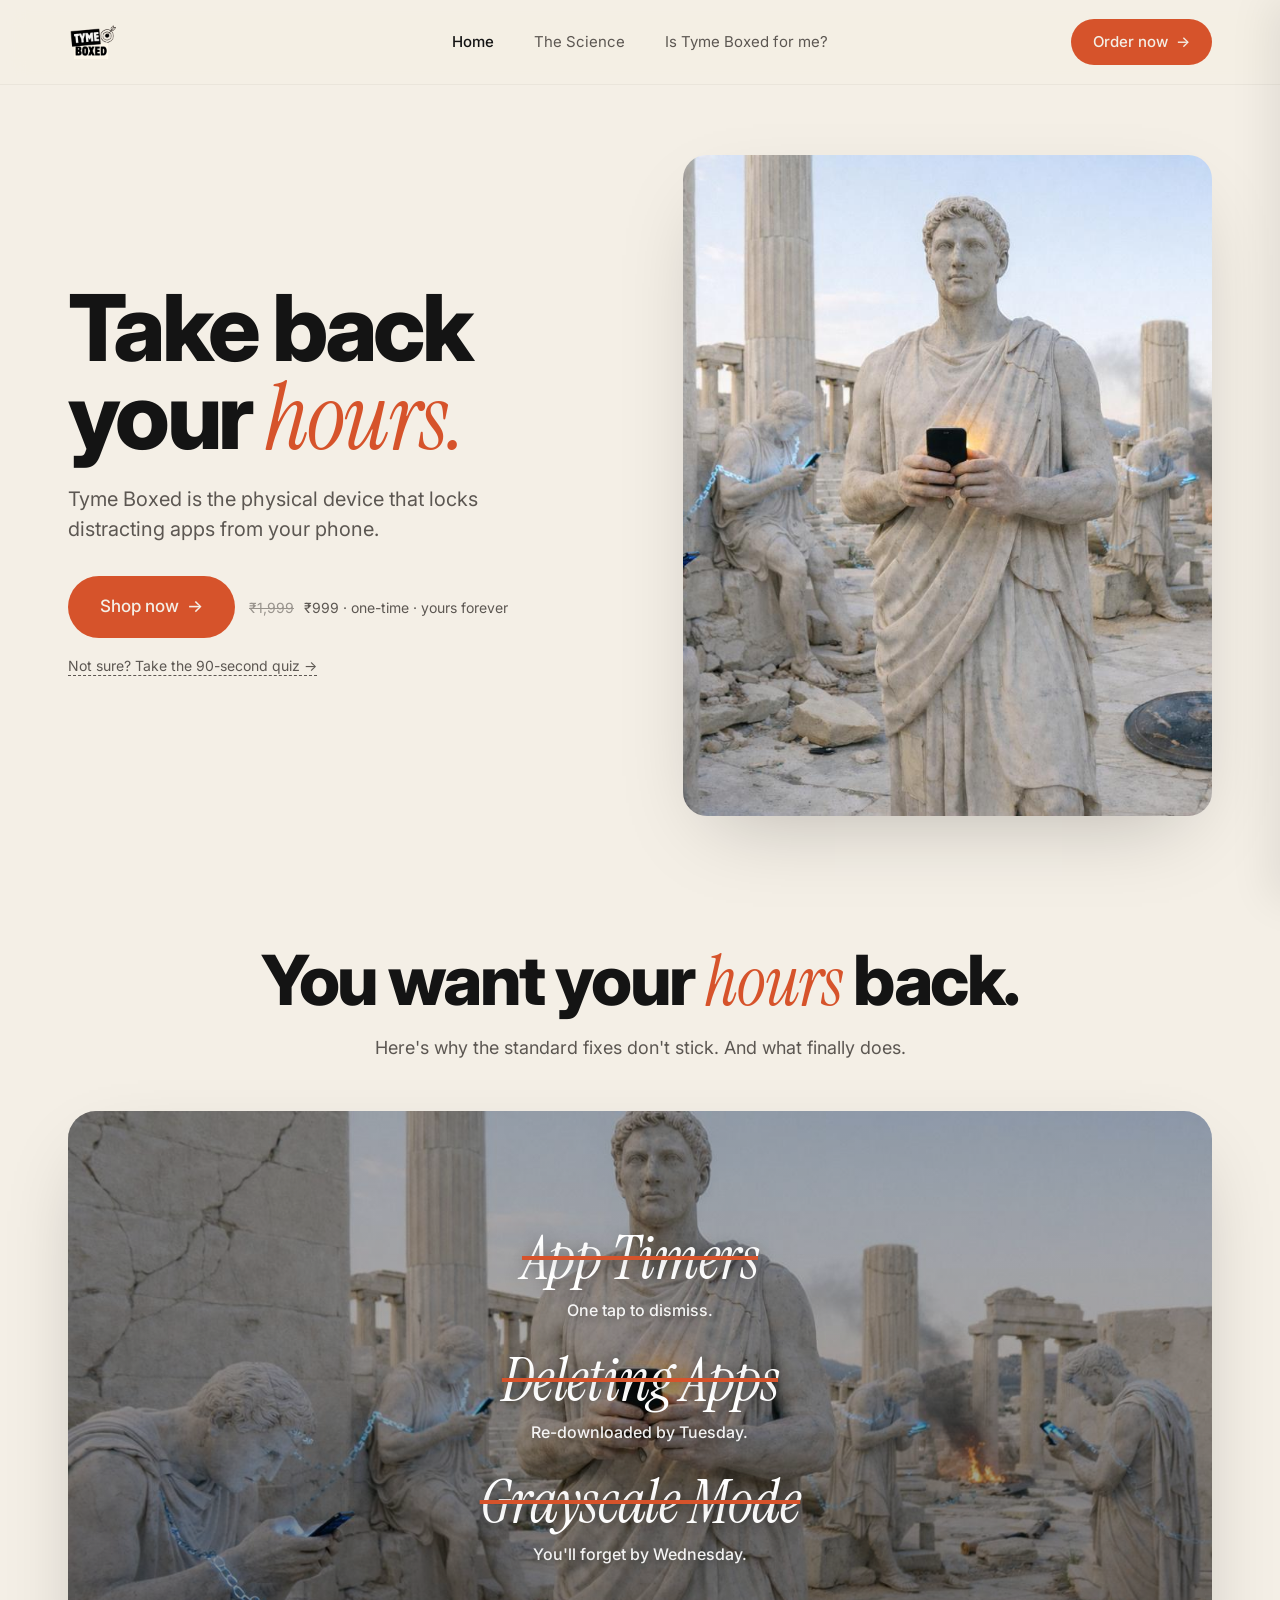
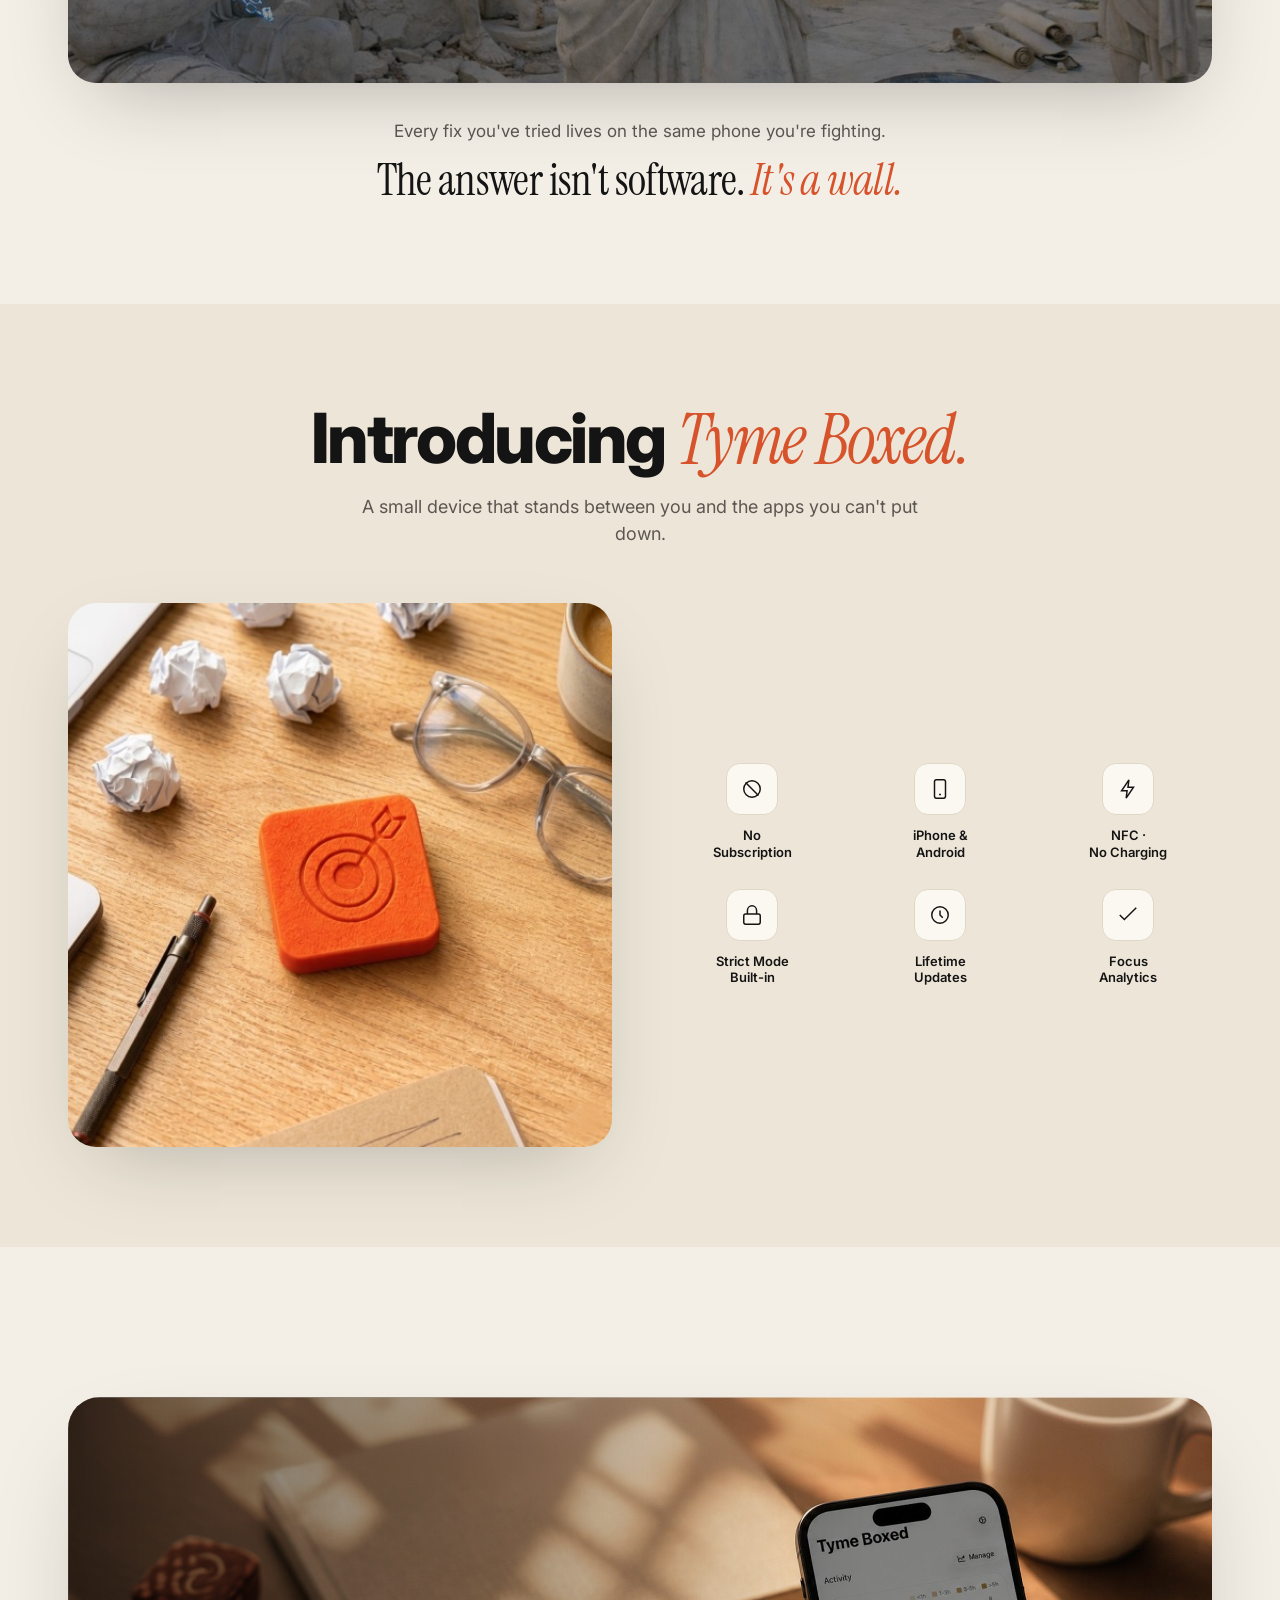
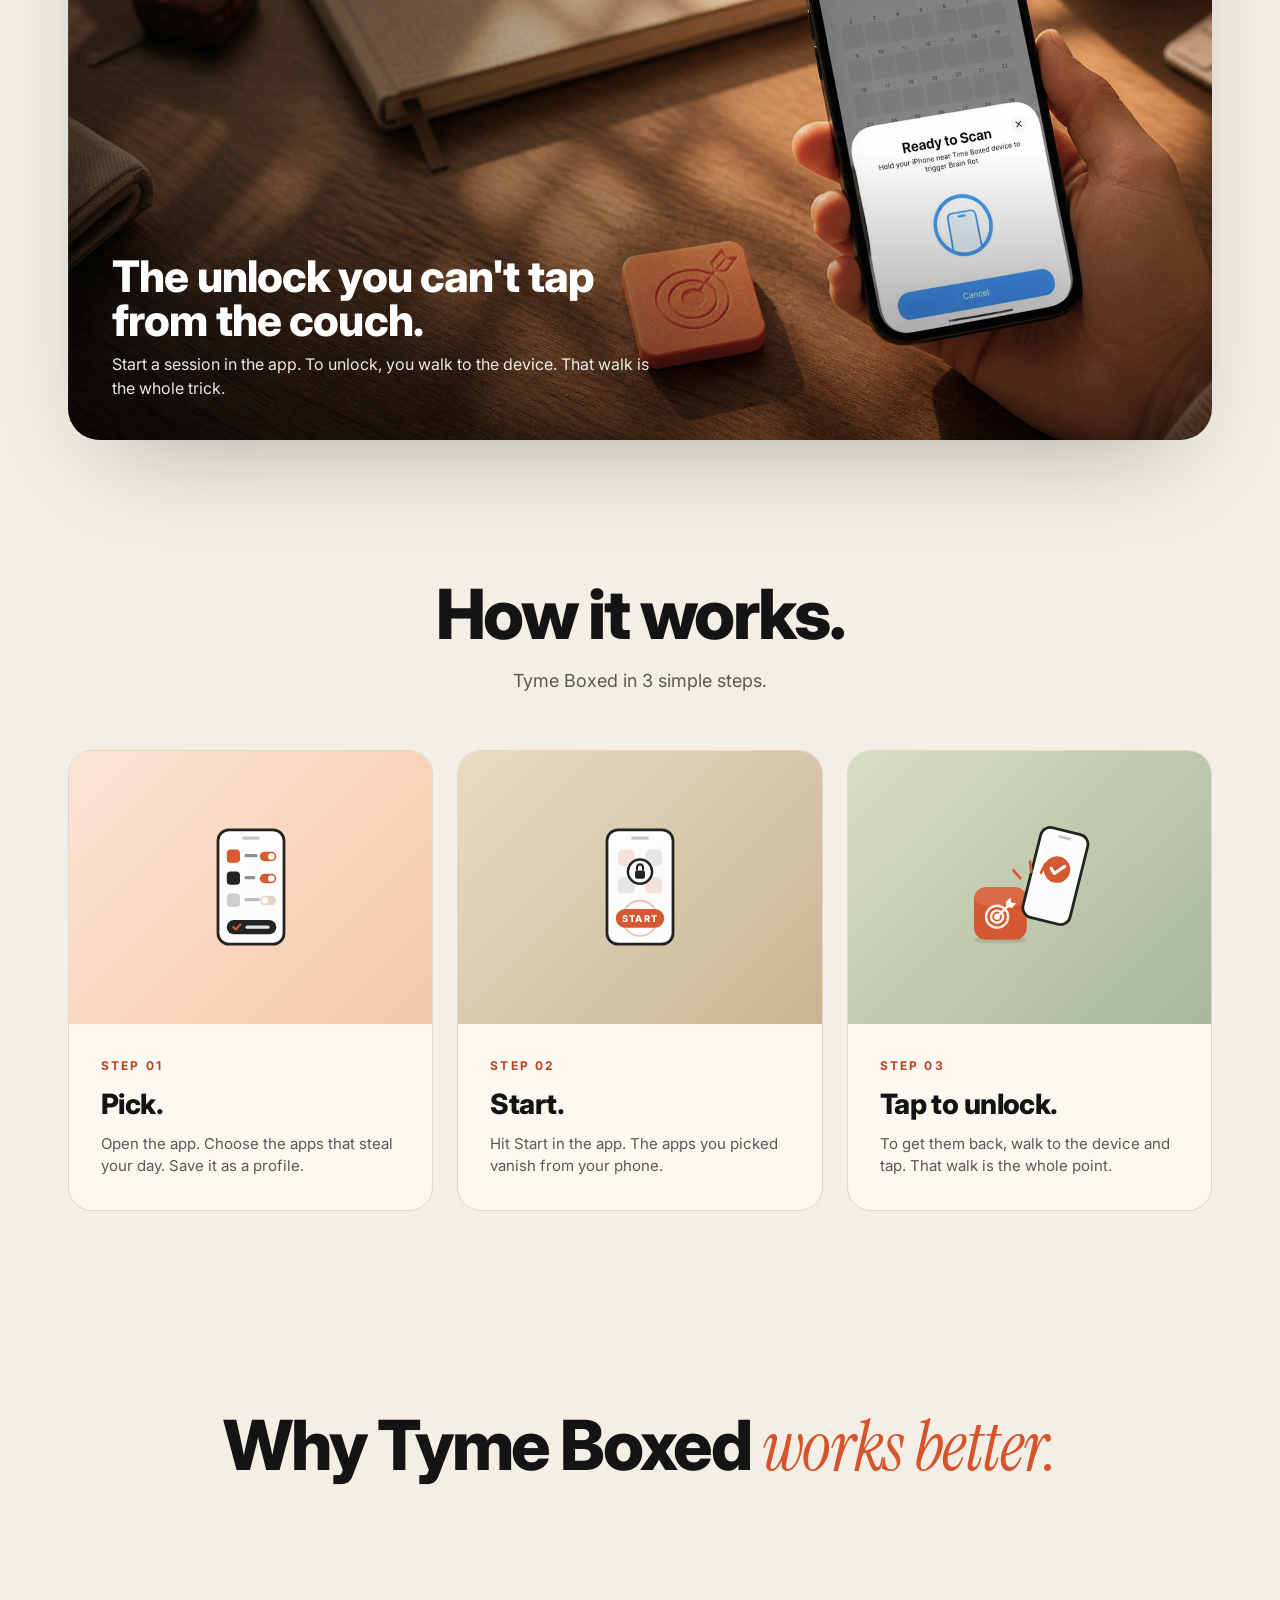
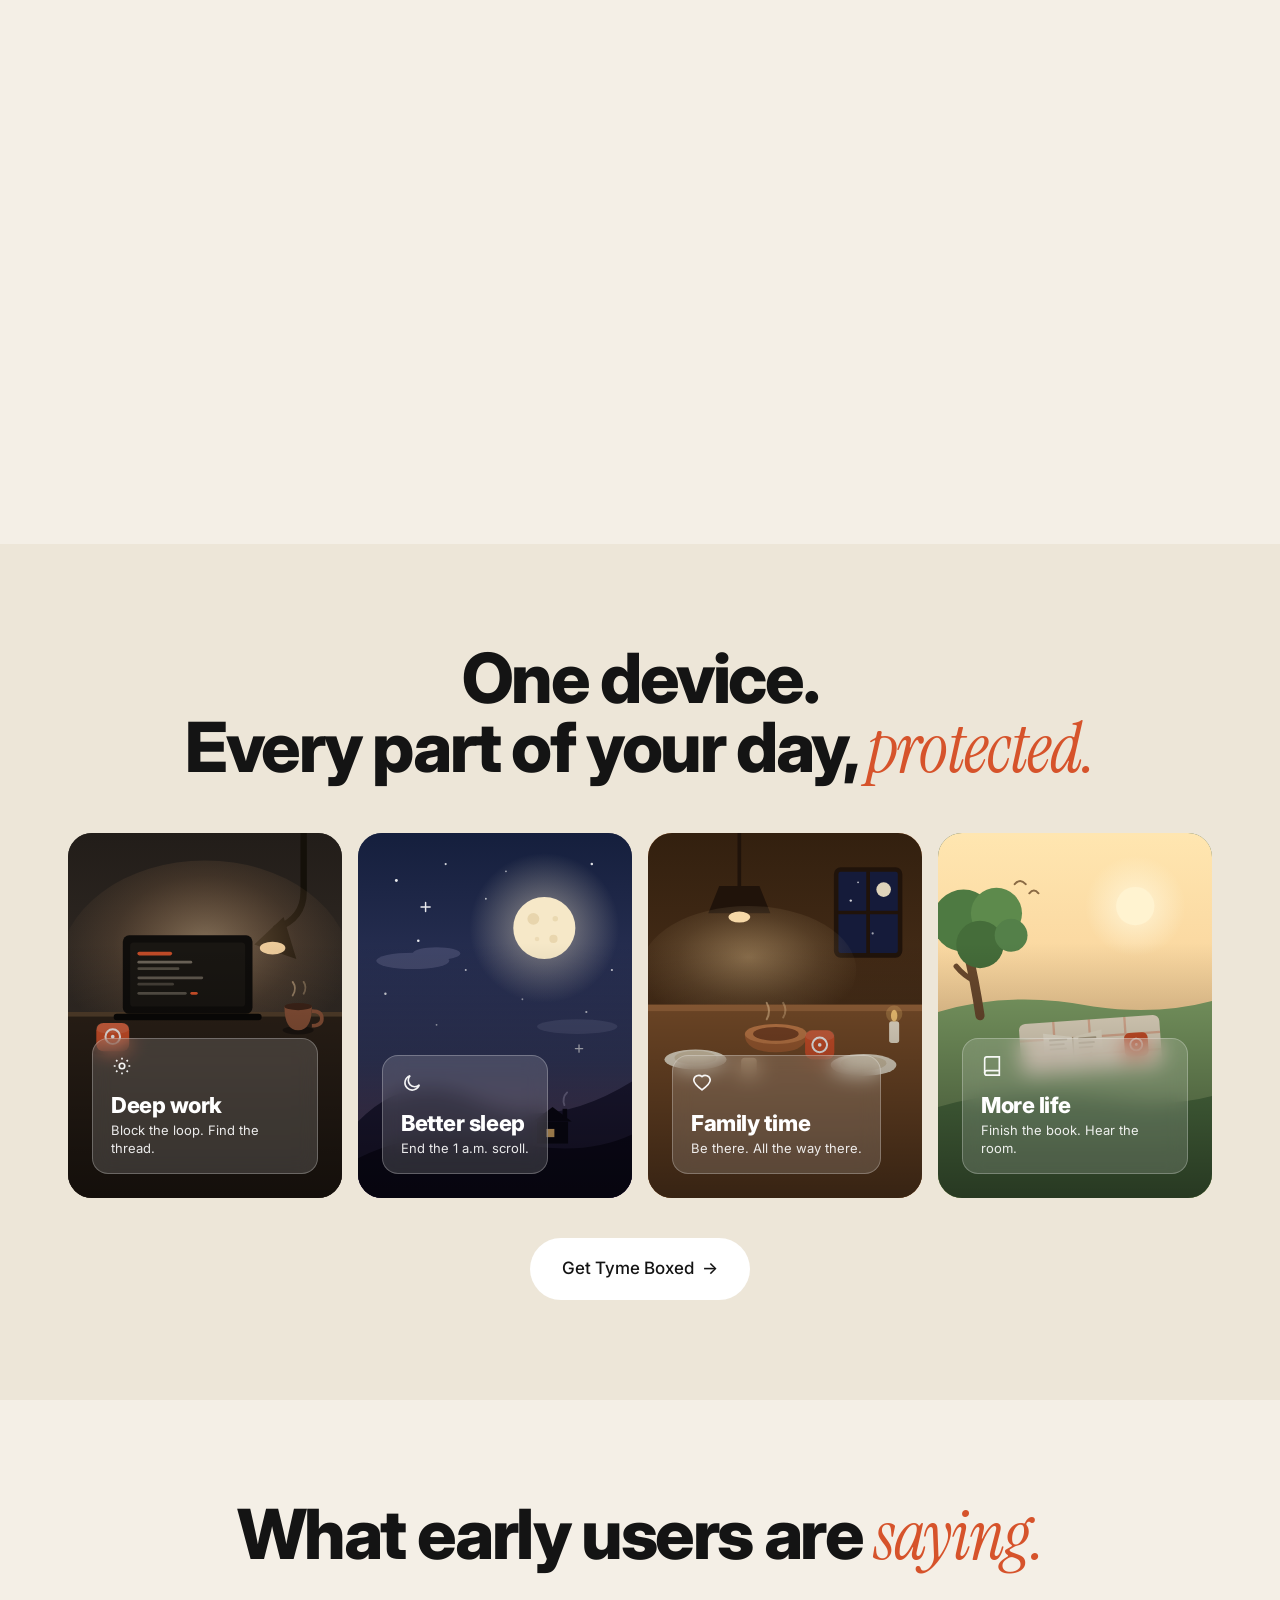
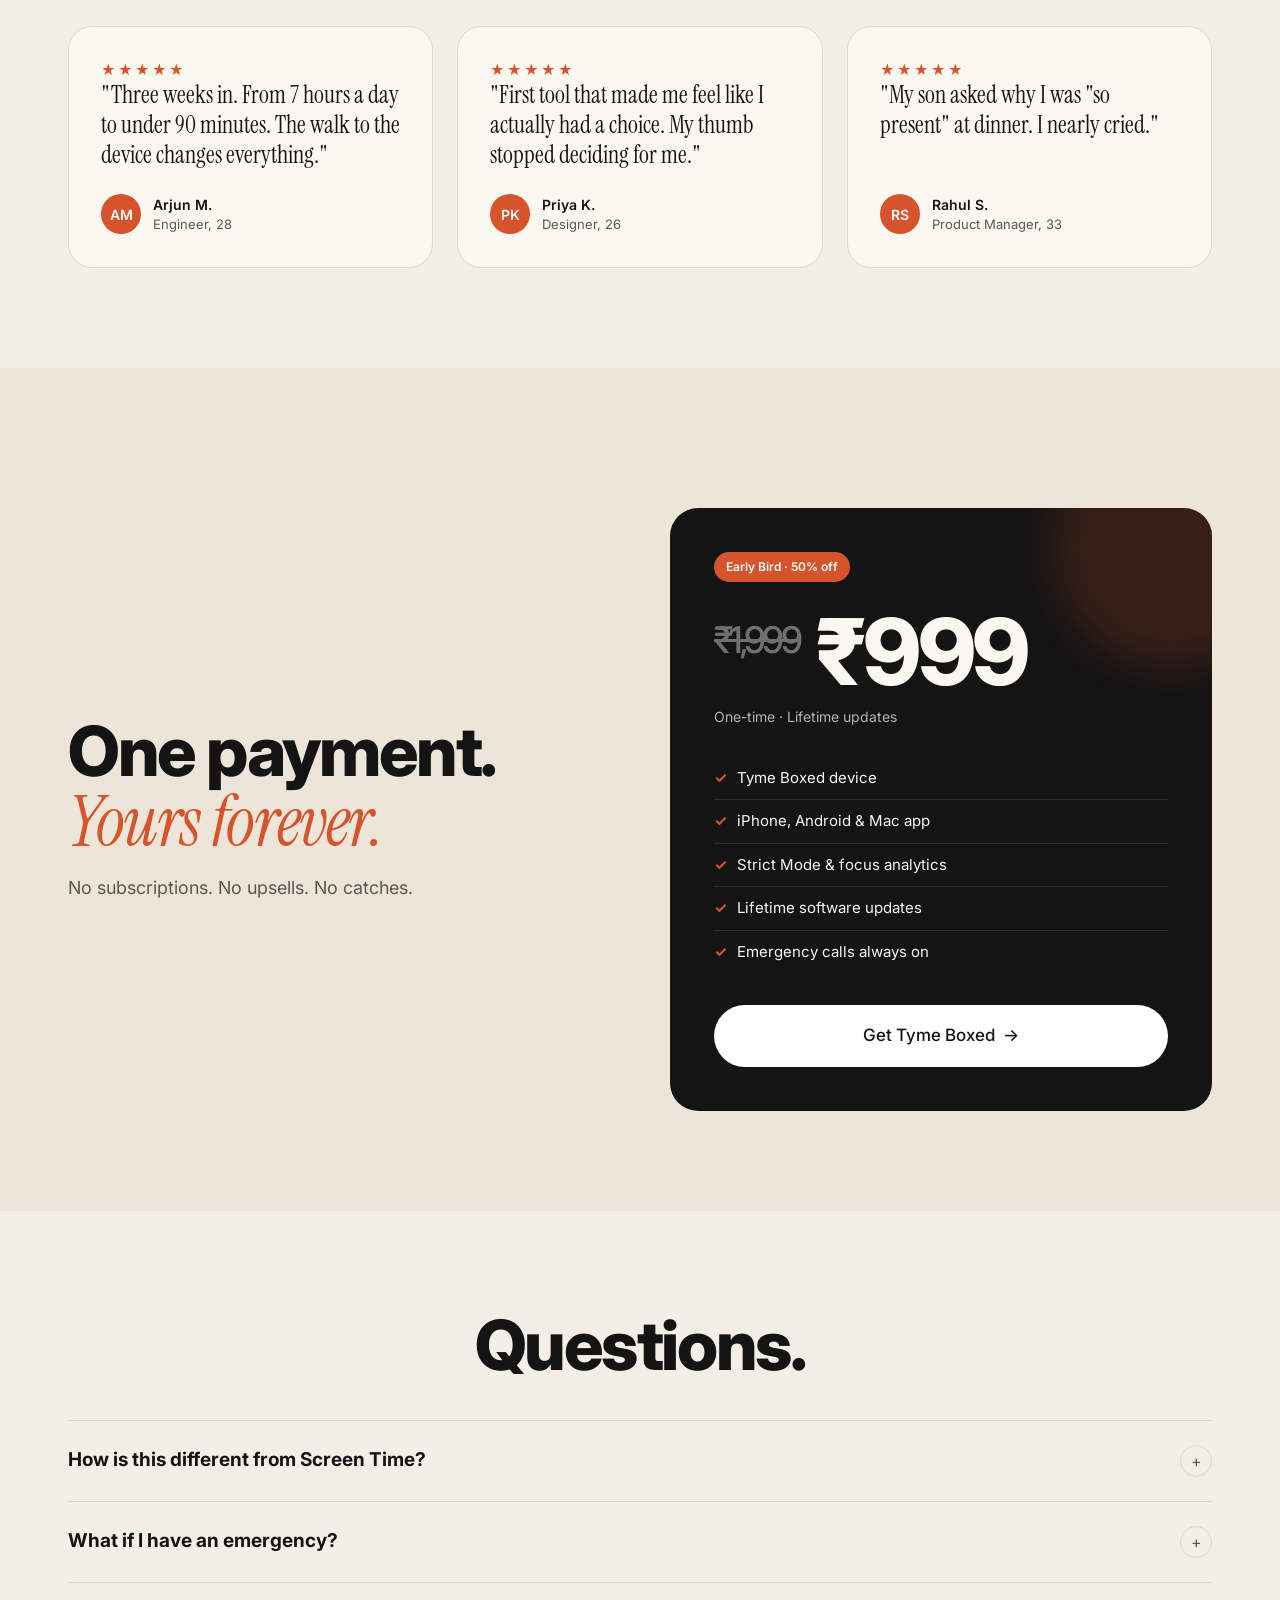
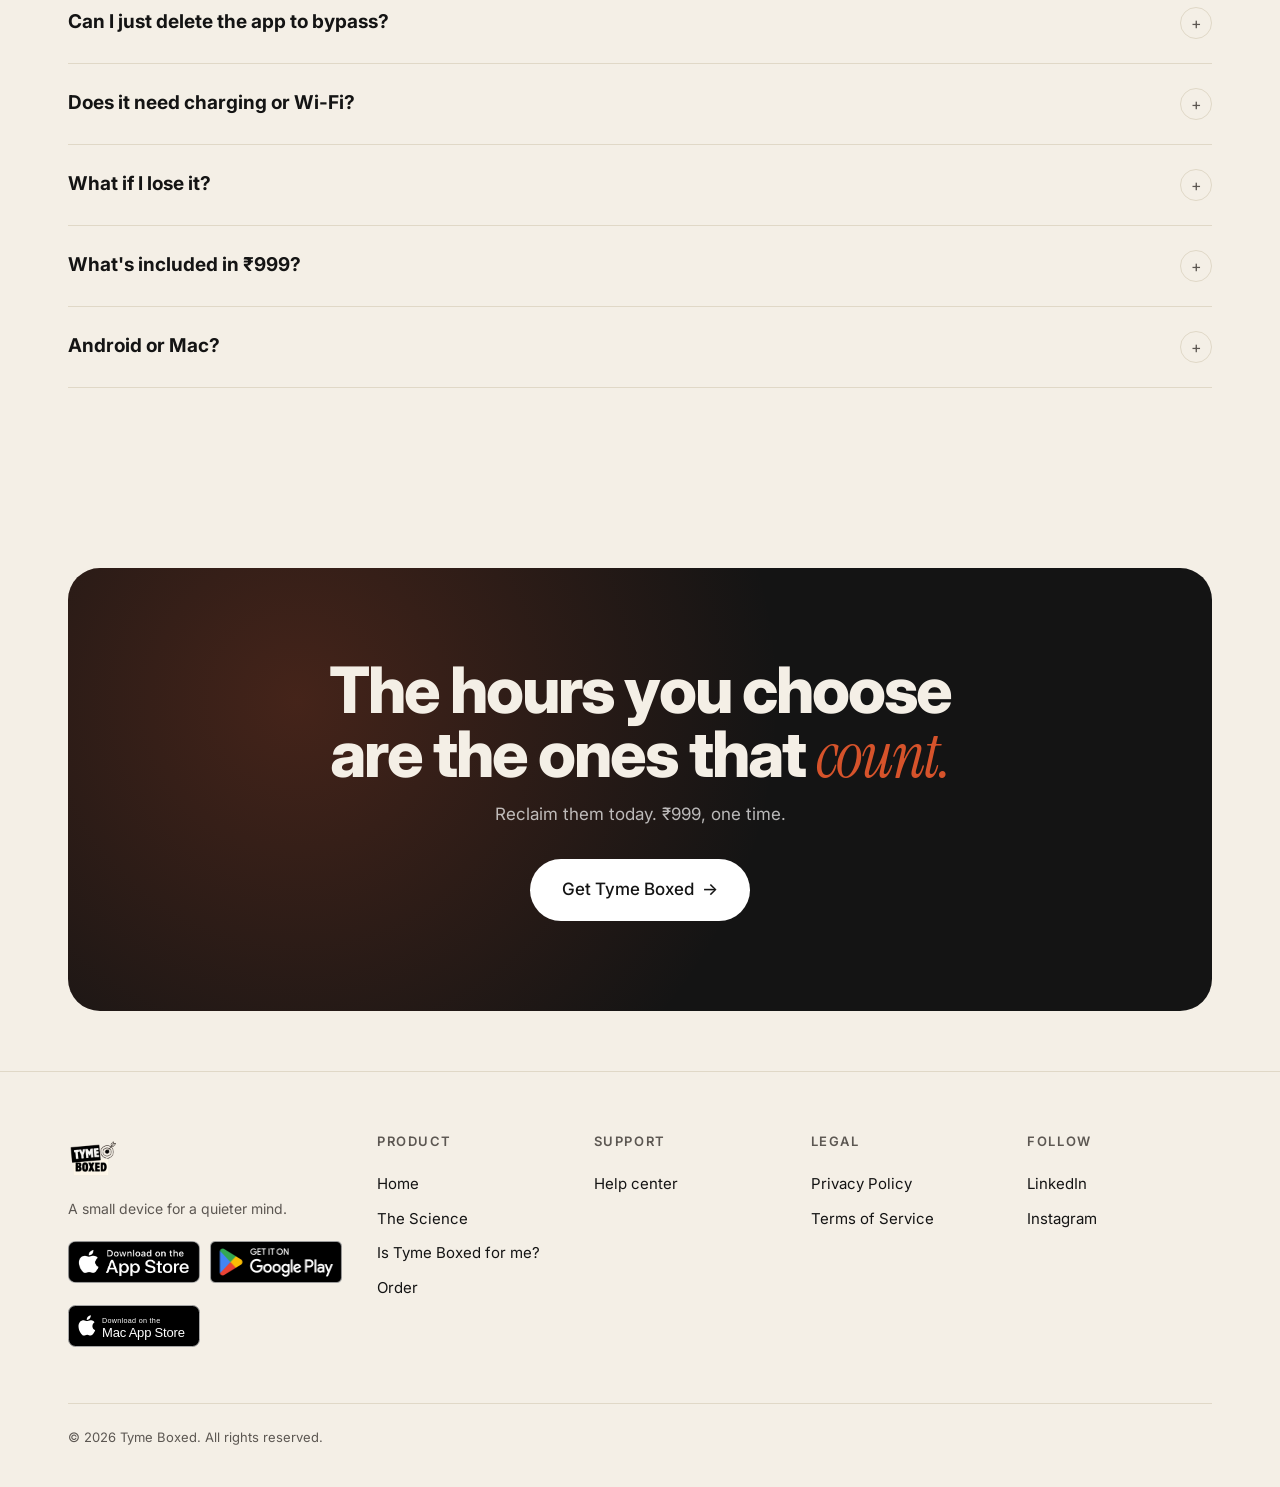
<file: index.html>
<!DOCTYPE html>
<html lang="en">
<head>
<script>
!function(f,b,e,v,n,t,s)
{if(f.fbq)return;n=f.fbq=function(){n.callMethod?
n.callMethod.apply(n,arguments):n.queue.push(arguments)};
if(!f._fbq)f._fbq=n;n.push=n;n.loaded=!0;n.version='2.0';
n.queue=[];t=b.createElement(e);t.async=!0;
t.src=v;s=b.getElementsByTagName(e)[0];
s.parentNode.insertBefore(t,s)}(window, document,'script',
'https://connect.facebook.net/en_US/fbevents.js');
fbq('init', '36986414434290717');
fbq('track', 'PageView');
</script>
<noscript><img height="1" width="1" style="display:none"
src="https://www.facebook.com/tr?id=36986414434290717&ev=PageView&noscript=1"
/></noscript>
<meta charset="UTF-8">
<meta name="viewport" content="width=device-width, initial-scale=1.0, viewport-fit=cover">
<link rel="icon" href="images/B11-small.png" type="image/png">
<link rel="apple-touch-icon" href="images/B11-touch.png">
<title>Tyme Boxed: Take back your hours.</title>
<meta name="description" content="The physical device that locks distracting apps from your phone. ₹999 one-time. No subscription.">
<meta property="og:title" content="Tyme Boxed: Take back your hours.">
<meta property="og:description" content="The physical device that locks distracting apps from your phone.">
<meta property="og:image" content="https://tymeboxed.app/images/device-hero.jpg">
<meta name="theme-color" content="#F4EFE6">
<link rel="preload" as="image" href="images/main.jpeg">
<link rel="preconnect" href="https://www.clarity.ms">
<script type="text/javascript">
(function(c,l,a,r,i,t,y){
  c[a]=c[a]||function(){(c[a].q=c[a].q||[]).push(arguments)};
  t=l.createElement(r);t.async=1;t.src="https://www.clarity.ms/tag/"+i;
  y=l.getElementsByTagName(r)[0];y.parentNode.insertBefore(t,y);
})(window,document,"clarity","script","w3uyp057u9");
</script>
<link rel="preconnect" href="https://fonts.googleapis.com">
<link rel="preconnect" href="https://fonts.gstatic.com" crossorigin>
<link href="https://fonts.googleapis.com/css2?family=Instrument+Serif:ital@0;1&family=Inter:wght@400;500;600;700;800&display=swap" rel="stylesheet">
<link rel="stylesheet" href="cart-fab.css">
<style>
  :root {
    --bg:        #F4EFE6;
    --bg-warm:   #EDE6D8;
    --bg-card:   #FBF8F2;
    --bg-deep:   #1A1A1A;
    --ink:       #141414;
    --ink-soft:  #5C5752;
    --line:      #E0D8C7;
    --accent:    #D6532B;
    --accent-d:  #B8431F;
    --green:     #2F6B3D;
  }
  * { box-sizing: border-box; margin: 0; padding: 0; }
  html {
    scroll-behavior: smooth; -webkit-font-smoothing: antialiased;
    -webkit-text-size-adjust: 100%; text-size-adjust: 100%;
  }
  body {
    background: var(--bg);
    color: var(--ink);
    font-family: 'Inter', system-ui, -apple-system, sans-serif;
    font-size: 17px; line-height: 1.5;
    overflow-x: hidden;
    -webkit-tap-highlight-color: transparent;
  }
  .btn, .menu-toggle, summary, a { touch-action: manipulation; }
  .serif { font-family: 'Instrument Serif', Georgia, serif; font-weight: 400; letter-spacing: -0.01em; }
  .container { max-width: 1200px; margin: 0 auto; padding: 0 28px; }
  a { color: inherit; text-decoration: none; }

  /* ───── Nav ───── */
  nav {
    position: sticky; top: 0; z-index: 50;
    background: rgba(244,239,230,0.85);
    backdrop-filter: saturate(180%) blur(12px);
    -webkit-backdrop-filter: saturate(180%) blur(12px);
    border-bottom: 1px solid rgba(0,0,0,0.04);
  }
  .nav-inner {
    display: grid;
    grid-template-columns: 1fr auto 1fr;
    align-items: center;
    padding: 16px 28px; max-width: 1200px; margin: 0 auto;
  }
  .logo {
    justify-self: start;
    display: inline-flex;
    align-items: center;
    flex-shrink: 0;
    line-height: 0;
  }
  .logo img {
    height: 52px;
    width: auto;
    display: block;
  }
  .nav-links {
    justify-self: center;
    display: flex; gap: 40px; align-items: center;
    font-size: 15px; color: var(--ink-soft); white-space: nowrap;
  }
  .nav-links a:hover { color: var(--ink); }
  .nav-links a.active { color: var(--ink); font-weight: 500; }
  .nav-actions {
    justify-self: end;
    display: flex; align-items: center; gap: 10px; flex-shrink: 0;
  }
  .btn {
    display: inline-flex; align-items: center; gap: 8px;
    background: var(--ink); color: var(--bg);
    padding: 12px 22px; border-radius: 999px;
    font-weight: 500; font-size: 15px;
    transition: transform .15s ease, background .15s ease;
    border: 0; cursor: pointer;
  }
  .btn:hover { background: var(--accent); transform: translateY(-1px); }
  .btn.lg { padding: 18px 32px; font-size: 17px; }
  .btn.accent { background: var(--accent); }
  .btn.accent:hover { background: var(--accent-d); }
  .btn .arrow { transition: transform .15s ease; }
  .btn:hover .arrow { transform: translateX(3px); }
  .btn.share {
    background: var(--accent);
    color: var(--bg);
    font-weight: 500;
  }
  .btn.share:hover {
    background: var(--accent-d);
    transform: translateY(-1px);
  }
  .btn.share svg { width: 16px; height: 16px; }

  /* ───── Hero ───── */
  .hero { padding: 70px 0 30px; }
  .hero-grid {
    display: grid; grid-template-columns: 1.05fr 1fr; gap: 60px; align-items: center;
  }
  h1.display {
    font-family: 'Inter', sans-serif;
    font-weight: 800;
    font-size: clamp(54px, 7.2vw, 104px);
    line-height: 0.95;
    letter-spacing: -0.04em;
    margin-bottom: 22px;
  }
  h1.display .ital {
    font-family: 'Instrument Serif', serif;
    font-style: italic; font-weight: 400;
    color: var(--accent);
    letter-spacing: -0.02em;
  }
  .lede {
    font-size: 20px; color: var(--ink-soft); max-width: 460px; margin-bottom: 32px;
  }
  .hero-cta { display: flex; gap: 14px; align-items: center; flex-wrap: wrap; }
  .price-note { font-size: 14px; color: var(--ink-soft); }
  .price-note s { opacity: 0.6; margin-right: 6px; }

  .hero-img {
    position: relative; aspect-ratio: 4/5;
    background: var(--bg-warm) url('images/main.jpeg') center/cover;
    border-radius: 24px; overflow: hidden;
    box-shadow: 0 30px 80px -30px rgba(0,0,0,0.25);
  }
  .hero-quiz-link {
    display: inline-block; margin-top: 6px;
    font-size: 14px; color: var(--ink-soft);
    padding: 11px 0;
    transition: color .15s ease;
  }
  .hero-quiz-link span {
    border-bottom: 1px dashed var(--ink-soft);
    padding-bottom: 1px;
    transition: border-color .15s ease;
  }
  .hero-quiz-link:hover span { border-color: var(--accent-d); }
  .hero-quiz-link:hover { color: var(--accent-d); }

  /* ───── Section base ───── */
  section { padding: 100px 0; }
  h2.section-title {
    font-family: 'Inter', sans-serif; font-weight: 800;
    font-size: clamp(40px, 5.4vw, 72px);
    line-height: 1; letter-spacing: -0.035em;
  }
  h2.section-title .ital {
    font-family: 'Instrument Serif', serif;
    font-style: italic; font-weight: 400;
    letter-spacing: -0.02em; color: var(--accent);
  }
  h2.center { text-align: center; }
  .section-sub {
    margin: 18px auto 0; max-width: 580px; color: var(--ink-soft); font-size: 18px;
  }
  .section-sub.center { text-align: center; }

  /* ───── PROBLEM - pills over image ───── */
  .problem-wrap {
    margin-top: 50px;
    border-radius: 28px; overflow: hidden; position: relative;
    aspect-ratio: 16/8;
    background-color: #2a2520;
    background-image: url('images/main.jpeg');
    background-size: cover;
    background-position: center 30%;
    box-shadow: 0 30px 80px -30px rgba(0,0,0,0.3);
  }
  .problem-wrap::before {
    content: ''; position: absolute; inset: 0;
    background: linear-gradient(180deg, rgba(0,0,0,0.32) 0%, rgba(0,0,0,0.34) 50%, rgba(0,0,0,0.45) 100%);
  }
  .problem-pills {
    position: absolute; inset: 0;
    display: flex; flex-direction: column; align-items: center; justify-content: center;
    gap: 28px; z-index: 2; padding: 30px;
  }
  .prow { text-align: center; }
  .ppill {
    display: inline-block;
    font-family: 'Instrument Serif', Georgia, serif;
    font-style: italic; font-weight: 400;
    font-size: clamp(34px, 4.8vw, 60px);
    line-height: 1;
    letter-spacing: -0.01em;
    color: white;
    text-decoration: line-through;
    text-decoration-color: var(--accent);
    text-decoration-thickness: 4px;
    text-underline-offset: 0;
    margin-bottom: 10px;
    text-shadow: 0 2px 16px rgba(0,0,0,0.35);
  }
  .pcrit {
    display: block;
    font-family: 'Inter', sans-serif; font-weight: 500;
    color: white; font-size: 16px;
    opacity: 0.92;
    text-shadow: 0 2px 8px rgba(0,0,0,0.4);
  }
  .problem-bottom {
    margin-top: 36px; text-align: center;
  }
  .problem-bottom p {
    font-size: 17px; color: var(--ink-soft); margin-bottom: 8px;
  }
  .problem-punch {
    font-family: 'Instrument Serif', serif;
    font-size: clamp(28px, 3.4vw, 44px);
    line-height: 1.1; letter-spacing: -0.015em;
    color: var(--ink); margin-top: 12px;
  }
  .problem-punch em { font-style: italic; color: var(--accent); }

  /* ───── INTRODUCING - image + feature grid ───── */
  .intro-grid {
    margin-top: 56px;
    display: grid; grid-template-columns: 1fr 1fr; gap: 56px; align-items: center;
  }
  .intro-img {
    aspect-ratio: 1; border-radius: 28px; overflow: hidden;
    background: var(--bg-warm) url('images/introducing-web.jpg') center/cover;
    box-shadow: 0 30px 80px -30px rgba(0,0,0,0.25);
  }
  .intro-features {
    display: grid; grid-template-columns: 1fr 1fr 1fr; gap: 28px 20px;
  }
  .ifeat { text-align: center; }
  .ifeat .ic {
    width: 52px; height: 52px; border-radius: 14px;
    background: var(--bg-card); border: 1px solid var(--line);
    display: grid; place-items: center; margin: 0 auto 12px;
  }
  .ifeat .lbl { font-size: 13px; font-weight: 600; line-height: 1.3; }

  /* ───── SHOWCASE ───── */
  .showcase {
    margin-top: 50px;
    border-radius: 32px; overflow: hidden;
    background: var(--bg-warm) url('images/showcase-web.jpg') center/cover;
    aspect-ratio: 16/9;
    position: relative;
    box-shadow: 0 40px 100px -40px rgba(0,0,0,0.3);
  }
  .showcase::after {
    content: ''; position: absolute; inset: 0;
    background:
      linear-gradient(90deg, rgba(0,0,0,0.55) 0%, rgba(0,0,0,0.3) 40%, transparent 70%),
      linear-gradient(180deg, transparent 55%, rgba(0,0,0,0.5) 100%);
  }
  .showcase-cap {
    position: absolute; bottom: 40px; top: auto; transform: none;
    left: 44px; right: auto; max-width: min(52%, 560px);
    color: white; z-index: 2;
  }
  .showcase-cap h3 {
    font-family: 'Inter', sans-serif; font-weight: 800;
    font-size: clamp(28px, 3.4vw, 48px); letter-spacing: -0.02em; line-height: 1;
  }
  .showcase-cap p { margin-top: 10px; opacity: 0.9; font-size: 16px; }

  /* ───── HOW IT WORKS ───── */
  .steps {
    margin-top: 56px;
    display: grid; grid-template-columns: repeat(3, 1fr); gap: 24px;
  }
  .step {
    background: var(--bg-card); border-radius: 24px; overflow: hidden;
    border: 1px solid var(--line);
    transition: transform .3s ease;
  }
  .step:hover { transform: translateY(-4px); }
  .step-vis {
    aspect-ratio: 4/3;
    display: grid; place-items: center;
    position: relative; overflow: hidden;
  }
  .step:nth-child(1) .step-vis { background: linear-gradient(135deg, #FBE4D5 0%, #F5C9A8 100%); }
  .step:nth-child(2) .step-vis { background: linear-gradient(135deg, #E8DBC4 0%, #C9B594 100%); }
  .step:nth-child(3) .step-vis { background: linear-gradient(135deg, #D9DEC4 0%, #A8B69A 100%); }
  .step-vis svg { width: 132px; height: 132px; opacity: 0.95; }
  .step-body { padding: 28px 32px 32px; }
  .step .n {
    display: inline-block; font-family: 'Inter', sans-serif;
    font-size: 12px; font-weight: 700; letter-spacing: 0.18em;
    color: var(--accent-d); margin-bottom: 8px;
  }
  .step h3 {
    font-family: 'Inter', sans-serif; font-weight: 800;
    font-size: 28px; letter-spacing: -0.02em; margin-bottom: 8px;
  }
  .step p { color: var(--ink-soft); font-size: 15px; }

  /* ───── COMPARISON TABLE ───── */
  .vs-wrap {
    margin: 60px auto 0;
    max-width: 880px;
    position: relative;
    padding: 0 20px;
  }
  .vs-table {
    width: 100%;
    border-collapse: collapse;
    position: relative;
  }
  .vs-table th, .vs-table td {
    padding: 22px 16px;
    text-align: center;
    border-bottom: 1px solid var(--line);
    vertical-align: middle;
  }
  .vs-table th:first-child, .vs-table td:first-child {
    text-align: left;
    font-size: 17px;
    color: var(--ink-soft);
    padding-left: 8px;
  }
  .vs-table thead th { border-bottom: 1px solid var(--line); padding-bottom: 26px; }
  .vs-table thead th .col-title {
    font-family: 'Inter', sans-serif;
    font-weight: 600;
    font-size: 17px;
    line-height: 1.2;
    color: var(--ink);
  }
  .vs-logo {
    display: inline-flex; align-items: center; justify-content: center;
    width: 64px; height: 64px; border-radius: 14px;
    background: var(--accent); color: white;
    font-weight: 800; font-size: 13px; line-height: 1.05; letter-spacing: -0.01em;
    box-shadow: 0 8px 20px -8px rgba(214,83,43,0.5);
    margin-bottom: 0;
  }
  /* Highlighted middle column */
  .vs-table .col-us {
    position: relative;
  }
  .vs-highlight {
    position: absolute;
    top: 12px; bottom: 12px;
    left: 0; width: 0; /* set by JS */
    border: 2px solid var(--ink);
    border-radius: 60px;
    pointer-events: none;
    z-index: 0;
    transition: left .25s ease, width .25s ease;
  }
  .vs-table td .check-c {
    display: inline-grid; place-items: center;
    width: 32px; height: 32px; border-radius: 50%;
    background: var(--green); color: white; font-weight: 700;
  }
  .vs-table td .x-mark { font-size: 22px; color: var(--ink); opacity: 0.7; }
  .vs-table td .limited { font-size: 14px; color: var(--ink-soft); font-weight: 500; }
  .vs-table td, .vs-table th { position: relative; z-index: 1; }

  /* ───── USE CASES grid (Brick-style) ───── */
  .use-grid {
    margin-top: 50px;
    display: grid; grid-template-columns: repeat(4, 1fr); gap: 16px;
  }
  .use {
    border-radius: 24px; overflow: hidden; position: relative;
    aspect-ratio: 3/4; display: flex; align-items: flex-end;
    padding: 24px;
  }
  .use::before {
    content: ''; position: absolute; inset: 0;
    background: linear-gradient(180deg, transparent 30%, rgba(0,0,0,0.55) 100%);
    z-index: 1; pointer-events: none;
  }
  .use-scene {
    position: absolute; inset: 0; z-index: 0;
    width: 100%; height: 100%;
    display: block;
  }
  .use-card {
    position: relative; z-index: 2; color: white;
    backdrop-filter: blur(10px);
    background: rgba(255,255,255,0.15);
    border: 1px solid rgba(255,255,255,0.25);
    border-radius: 16px; padding: 16px 18px;
  }
  .use-card .ic { width: 22px; height: 22px; margin-bottom: 10px; opacity: 0.95; }
  .use-card h4 {
    font-family: 'Inter', sans-serif; font-weight: 800;
    font-size: 22px; letter-spacing: -0.02em; line-height: 1;
    margin-bottom: 6px;
  }
  .use-card p { font-size: 13px; opacity: 0.9; line-height: 1.35; }
  /* tile backgrounds - gradient placeholders */
  .use.deep    { background: linear-gradient(160deg, #2C2A26 0%, #4E4642 100%); }
  .use.sleep   { background: linear-gradient(160deg, #2B3A55 0%, #6F4A6B 100%); }
  .use.family  { background: linear-gradient(160deg, #C77E4A 0%, #E5B074 100%); }
  .use.life    { background: linear-gradient(160deg, #3A5743 0%, #74926C 100%); }

  .use-cta {
    margin-top: 40px;
    text-align: center;
  }
  .use-cta .btn { display: inline-flex; }

  /* ───── TESTIMONIALS ───── */
  .quotes {
    margin-top: 56px;
    display: grid; grid-template-columns: repeat(3, 1fr); gap: 24px;
  }
  .quote {
    background: var(--bg-card); border-radius: 24px; padding: 32px;
    border: 1px solid var(--line);
    display: flex; flex-direction: column; justify-content: space-between; gap: 24px;
  }
  .stars { color: var(--accent); letter-spacing: 2px; font-size: 14px; }
  .quote q {
    font-family: 'Instrument Serif', serif;
    font-size: 24px; line-height: 1.25; quotes: '"' '"'; display: block;
  }
  .who { display: flex; align-items: center; gap: 12px; }
  .avatar {
    width: 40px; height: 40px; border-radius: 50%;
    background: var(--accent); color: white;
    display: grid; place-items: center; font-weight: 600; font-size: 14px;
  }
  .who .name { font-size: 14px; font-weight: 600; }
  .who .role { font-size: 13px; color: var(--ink-soft); }

  /* ───── PRICING ───── */
  .pricing-wrap { display: grid; grid-template-columns: 1fr 1fr; gap: 60px; align-items: center; margin-top: 40px; }
  .price-card {
    background: var(--ink); color: var(--bg-card); border-radius: 28px; padding: 44px;
    position: relative; overflow: hidden;
  }
  .price-card::before {
    content: ''; position: absolute; top: -80px; right: -80px;
    width: 240px; height: 240px; border-radius: 50%;
    background: var(--accent); opacity: 0.18; filter: blur(20px);
  }
  .price-card .badge {
    display: inline-block; background: var(--accent); color: white;
    padding: 6px 12px; border-radius: 999px; font-size: 12px; font-weight: 600;
    margin-bottom: 24px;
  }
  .price-num {
    font-family: 'Inter', sans-serif; font-weight: 800;
    font-size: 92px; line-height: 1; margin-bottom: 8px; letter-spacing: -0.04em;
    position: relative; z-index: 2;
  }
  .price-num s { opacity: 0.4; font-size: 0.4em; margin-right: 16px; vertical-align: super; font-weight: 500; }
  .price-sub { opacity: 0.7; font-size: 14px; margin-bottom: 30px; }
  .price-list { list-style: none; margin: 0 0 32px; padding: 0; }
  .price-list li { padding: 10px 0; border-top: 1px solid rgba(255,255,255,0.1); display: flex; align-items: center; gap: 10px; font-size: 15px; }
  .price-list li:first-child { border-top: 0; }
  .price-list li::before { content: '✓'; color: var(--accent); font-weight: 700; }
  .btn.white { background: white; color: var(--ink); width: 100%; justify-content: center; }
  .btn.white:hover { background: var(--accent); color: white; }
  .use-cta .btn.white,
  .closer .btn.white { width: auto; display: inline-flex; }

  /* ───── FAQ ───── */
  .faq { margin-top: 40px; }
  .faq details {
    border-top: 1px solid var(--line);
    padding: 24px 0;
  }
  .faq details:last-of-type { border-bottom: 1px solid var(--line); }
  .faq summary {
    cursor: pointer; list-style: none;
    display: flex; justify-content: space-between; align-items: center; gap: 20px;
    font-family: 'Inter', sans-serif; font-weight: 700; font-size: 19px;
    transition: color .15s ease;
  }
  .faq summary::-webkit-details-marker { display: none; }
  .faq summary:hover { color: var(--accent); }
  .faq summary .plus {
    flex: none; width: 32px; height: 32px; border-radius: 50%;
    border: 1px solid var(--line); display: grid; place-items: center;
    transition: transform .25s ease, background .15s ease;
    font-family: 'Inter', sans-serif; font-size: 16px; font-weight: 400; color: var(--ink-soft);
  }
  .faq details[open] .plus { transform: rotate(45deg); background: var(--accent); color: white; border-color: var(--accent); }
  .faq .ans { padding-top: 14px; color: var(--ink-soft); max-width: 700px; font-size: 16px; }

  /* ───── Closing CTA ───── */
  .closer {
    margin: 80px 0 60px;
    padding: 90px 40px;
    background: var(--ink); color: var(--bg);
    border-radius: 32px; text-align: center; position: relative; overflow: hidden;
  }
  .closer::before {
    content: ''; position: absolute; inset: 0;
    background: radial-gradient(circle at 20% 30%, rgba(214,83,43,0.25), transparent 50%);
  }
  .closer h2 {
    font-family: 'Inter', sans-serif; font-weight: 800;
    font-size: clamp(36px, 5vw, 64px);
    line-height: 1; letter-spacing: -0.03em;
    margin-bottom: 14px; position: relative;
  }
  .closer h2 em {
    font-family: 'Instrument Serif', serif;
    font-style: italic; font-weight: 400;
    color: var(--accent);
  }
  .closer .closer-sub {
    color: rgba(255,255,255,0.7); font-size: 17px; margin-bottom: 32px;
    position: relative;
  }
  .closer .btn {
    position: relative; z-index: 2;
  }

  /* ───── Footer ───── */
  footer { padding: 60px 0 40px; border-top: 1px solid var(--line); }
  .foot-grid {
    display: grid; grid-template-columns: 1.5fr 1fr 1fr 1fr 1fr; gap: 32px;
  }
  .foot-grid h5 { font-size: 13px; text-transform: uppercase; letter-spacing: 0.12em; color: var(--ink-soft); margin-bottom: 16px; font-weight: 600; }
  .foot-grid a { display: block; padding: 6px 0; font-size: 15px; color: var(--ink); }
  .foot-grid a:hover { color: var(--accent); }
  .foot-grid .logo { display: flex; }
  .foot-bottom {
    margin-top: 50px; padding-top: 24px; border-top: 1px solid var(--line);
    display: flex; justify-content: space-between; align-items: center;
    font-size: 13px; color: var(--ink-soft); flex-wrap: wrap; gap: 12px;
  }
  .store-badges { display: flex; flex-wrap: wrap; gap: 10px; margin-top: 16px; }
  .app-badge { display: inline-block; }
  .app-badge img { width: 132px; height: 42px; display: block; }
  .muted { color: var(--ink-soft); }

  /* ───── Mobile ───── */
  @media (max-width: 880px) {
    body { font-size: 16px; }
    .container { padding: 0 20px; }
    .nav-links { display: none; }
    .nav-inner {
      display: flex; justify-content: space-between;
      padding: 14px 20px;
    }
    .nav-actions { gap: 6px; }
    .logo img { height: 40px; }
    nav .btn.share { padding: 12px 18px; font-size: 13px; background: var(--accent); }
    .hero { padding: 40px 0 20px; }
    .hero-grid { grid-template-columns: 1fr; gap: 36px; }
    .hero-cta { flex-direction: column; align-items: stretch; gap: 12px; }
    .hero-cta .btn { justify-content: center; }
    .hero-cta .price-note { text-align: center; }
    .hero-quiz-link { display: block; text-align: center; padding: 13px 0; margin-top: 2px; }
    .hero-img { aspect-ratio: 4/4; }
    section { padding: 64px 0; }
    .intro-grid { grid-template-columns: 1fr; gap: 36px; }
    .intro-features { grid-template-columns: 1fr 1fr 1fr; gap: 20px 16px; }
    .steps, .quotes { grid-template-columns: 1fr; }
    .use-grid { grid-template-columns: 1fr 1fr; gap: 12px; }
    .use { aspect-ratio: 3/4; padding: 16px; }
    .use-card { padding: 12px 14px; }
    .use-cta { margin-top: 28px; }
    .use-card h4 { font-size: 17px; }
    .use-card p { font-size: 12px; }
    /* Tall crop cuts the sides off a 16:9 photo, so bias toward the phone */
    .showcase { aspect-ratio: 4/5; background-position: 72% center; }
    /* Caption sits over the bright phone screen here, so darken it harder */
    .showcase::after { background: linear-gradient(180deg, transparent 28%, rgba(0,0,0,0.45) 56%, rgba(0,0,0,0.8) 100%); }
    .showcase-cap { top: auto; bottom: 28px; transform: none; left: 28px; right: 28px; max-width: none; }
    .pricing-wrap { grid-template-columns: 1fr; gap: 32px; }
    .price-num { font-size: 64px; }
    .price-card { padding: 32px; }
    .foot-grid { grid-template-columns: 1fr 1fr; gap: 30px; }
    .closer { padding: 60px 28px; margin: 40px 0; }
    .problem-wrap { aspect-ratio: 3/4; }
    .ppill { font-size: clamp(30px, 5.5vw, 46px); margin-bottom: 6px; text-decoration-thickness: 3px; }
    .pcrit { font-size: 14px; }
    .problem-pills { gap: 22px; padding: 24px; }

    /* Comparison table - mobile compact */
    .vs-wrap { padding: 0 4px; }
    .vs-table { table-layout: fixed; }
    .vs-table th, .vs-table td { padding: 16px 4px; font-size: 13px; }
    .vs-table th:first-child, .vs-table td:first-child {
      width: 30%; padding-left: 6px; font-size: 14px; line-height: 1.25;
    }
    .vs-table thead th .col-title { font-size: 13px; line-height: 1.2; }
    .vs-logo { width: 48px; height: 48px; font-size: 11px; border-radius: 10px; }
    .vs-table td .check-c { width: 26px; height: 26px; font-size: 13px; }
    .vs-table td .x-mark { font-size: 18px; }
    .vs-table td .limited { font-size: 11px; }
    .vs-highlight { border-radius: 40px; top: 8px; bottom: 8px; border-width: 1.5px; }
  }

  /* ───── Tablet (640-880px): stop stretching the phone layout ───── */
  @media (min-width: 640px) and (max-width: 880px) {
    .hero-img { aspect-ratio: 3/2; }
    .problem-wrap { aspect-ratio: 4/3; }
    .intro-img { aspect-ratio: 3/2; }
    .showcase { aspect-ratio: 16/10; }
    .steps { grid-template-columns: repeat(3, 1fr); gap: 14px; }
    .step h3 { font-size: 21px; }
    .step-body { padding: 18px 18px 22px; }
    .step-vis svg { width: 100px; height: 100px; }
    .quotes { grid-template-columns: repeat(3, 1fr); gap: 14px; }
    .quote { padding: 20px; gap: 18px; }
    .quote q { font-size: 18px; }
    .use-grid { grid-template-columns: repeat(4, 1fr); gap: 10px; }
    .use { padding: 12px; }
    .use-card { padding: 10px 12px; }
    .use-card h4 { font-size: 15px; }
    .use-card p { font-size: 11px; }
    .pricing-wrap { grid-template-columns: 1fr 1fr; gap: 32px; }
  }

  /* ───── Mobile Menu ───── */
  @media (min-width: 881px) {
    .menu-toggle { display: none; }
  }
  @media (max-width: 880px) {
    .menu-toggle { display: flex; }
  }
  .menu-toggle {
    background: none; border: none; cursor: pointer;
    width: 40px; height: 40px;
    flex-direction: column; justify-content: center; align-items: center; gap: 5px;
    padding: 8px; flex-shrink: 0;
  }
  .menu-toggle span {
    display: block; width: 20px; height: 2px;
    background: var(--ink); border-radius: 2px;
    transition: transform .3s ease, opacity .3s ease;
  }
  .mobile-menu-backdrop {
    position: fixed; inset: 0; background: rgba(0,0,0,0.3);
    z-index: 99; opacity: 0; pointer-events: none;
    transition: opacity .35s ease;
  }
  .mobile-menu-backdrop.open { opacity: 1; pointer-events: auto; }
  .mobile-menu {
    position: fixed; top: 0; right: 0; bottom: 0;
    width: min(320px, 82vw);
    background: var(--bg); z-index: 100;
    transform: translateX(100%);
    transition: transform .35s cubic-bezier(.4,0,.2,1);
    display: flex; flex-direction: column;
    box-shadow: -10px 0 40px rgba(0,0,0,0.08);
  }
  .mobile-menu.open { transform: translateX(0); }
  .mobile-menu-header {
    display: flex; justify-content: space-between; align-items: center;
    padding: 16px 22px; border-bottom: 1px solid var(--line);
  }
  .menu-close {
    background: none; border: none; cursor: pointer;
    font-size: 28px; color: var(--ink); width: 40px; height: 40px;
    display: grid; place-items: center;
  }
  .mobile-menu-links {
    padding: 32px 22px; display: flex; flex-direction: column; gap: 4px; flex: 1;
  }
  .mobile-menu-links a {
    font-size: 18px; font-weight: 500; padding: 14px 0;
    color: var(--ink); border-bottom: 1px solid var(--line);
    transition: color .15s;
  }
  .mobile-menu-links a:last-child { border-bottom: none; }
  .mobile-menu-links a:hover { color: var(--accent); }
  /* Reveal on scroll */
  .reveal { opacity: 0; transform: translateY(20px); transition: opacity .7s ease, transform .7s ease; }
  .reveal.in { opacity: 1; transform: none; }

  /* ───── Accessibility & touch ───── */
  a:focus-visible, button:focus-visible, summary:focus-visible {
    outline: 2px solid var(--accent-d); outline-offset: 3px; border-radius: 4px;
  }
  .btn:focus-visible { outline-offset: 4px; border-radius: 999px; }
  .btn:active { transform: scale(0.97); }
  @media (prefers-reduced-motion: reduce) {
    html { scroll-behavior: auto; }
    *, *::before, *::after {
      animation-duration: 0.01ms !important;
      animation-iteration-count: 1 !important;
      transition-duration: 0.01ms !important;
    }
    .reveal { opacity: 1; transform: none; }
  }
</style>
</head>
<body>

<nav>
  <div class="nav-inner">
    <a href="index.html" class="logo"><img src="images/B1-nav.png" alt="Tyme Boxed" /></a>
    <div class="nav-links">
      <a href="index.html" class="active">Home</a>
      <a href="science.html">The Science</a>
      <a href="quiz.html">Is Tyme Boxed for me?</a>
    </div>
    <div class="nav-actions">
      <a href="preorder.html" class="btn share">Order now <span class="arrow">→</span></a>
      <button class="menu-toggle" type="button" aria-label="Open menu" aria-expanded="false" aria-controls="mobileMenu"><span></span><span></span><span></span></button>
    </div>
  </div>
</nav>

<div class="mobile-menu-backdrop" id="menuBackdrop"></div>
<div class="mobile-menu" id="mobileMenu">
  <div class="mobile-menu-header">
    <a href="index.html" class="logo"><img src="images/B1-nav.png" alt="Tyme Boxed" /></a>
    <button class="menu-close" aria-label="Close menu">×</button>
  </div>
  <div class="mobile-menu-links">
    <a href="index.html">Home</a>
    <a href="science.html">The Science</a>
    <a href="quiz.html">Is Tyme Boxed for me?</a>
    <a href="preorder.html">Order now</a>
    <a href="support.html">Help center</a>
  </div>
</div>

<!-- ───── HERO ───── -->
<header class="hero">
  <div class="container hero-grid">
    <div>
      <h1 class="display">
        Take back<br>your <span class="ital">hours.</span>
      </h1>
      <p class="lede">
        Tyme Boxed is the physical device that locks distracting apps from your phone.
      </p>
      <div class="hero-cta">
        <a href="preorder.html" class="btn lg accent">
          Shop now <span class="arrow">→</span>
        </a>
        <span class="price-note"><s>₹1,999</s> ₹999 · one-time · yours forever</span>
      </div>
      <a href="quiz.html" class="hero-quiz-link"><span>Not sure? Take the 90-second quiz →</span></a>
    </div>
    <div class="hero-img"></div>
  </div>
</header>

<!-- ───── PROBLEM ───── -->
<section>
  <div class="container">
    <h2 class="section-title center">You want your <span class="ital">hours</span> back.</h2>
    <p class="section-sub center">Here's why the standard fixes don't stick. And what finally does.</p>

    <div class="problem-wrap reveal">
      <div class="problem-pills">
        <div class="prow">
          <div class="ppill">App Timers</div>
          <div class="pcrit">One tap to dismiss.</div>
        </div>
        <div class="prow">
          <div class="ppill">Deleting Apps</div>
          <div class="pcrit">Re-downloaded by Tuesday.</div>
        </div>
        <div class="prow">
          <div class="ppill">Grayscale Mode</div>
          <div class="pcrit">You'll forget by Wednesday.</div>
        </div>
      </div>
    </div>

    <div class="problem-bottom">
      <p>Every fix you've tried lives on the same phone you're fighting.</p>
      <div class="problem-punch">The answer isn't software. <em>It's a wall.</em></div>
    </div>
  </div>
</section>

<!-- ───── INTRODUCING ───── -->
<section style="background: var(--bg-warm); padding-top: 100px; padding-bottom: 100px;">
  <div class="container">
    <h2 class="section-title center">Introducing <span class="ital">Tyme Boxed.</span></h2>
    <p class="section-sub center">A small device that stands between you and the apps you can't put down.</p>

    <div class="intro-grid">
      <div class="intro-img reveal"></div>
      <div class="intro-features">
        <div class="ifeat">
          <div class="ic"><svg width="22" height="22" viewBox="0 0 24 24" fill="none" stroke="currentColor" stroke-width="1.6"><circle cx="12" cy="12" r="9"/><line x1="5" y1="5" x2="19" y2="19"/></svg></div>
          <div class="lbl">No<br>Subscription</div>
        </div>
        <div class="ifeat">
          <div class="ic"><svg width="22" height="22" viewBox="0 0 24 24" fill="none" stroke="currentColor" stroke-width="1.6"><rect x="6" y="2" width="12" height="20" rx="2"/><line x1="11" y1="18" x2="13" y2="18"/></svg></div>
          <div class="lbl">iPhone &amp;<br>Android</div>
        </div>
        <div class="ifeat">
          <div class="ic"><svg width="22" height="22" viewBox="0 0 24 24" fill="none" stroke="currentColor" stroke-width="1.6"><path d="M13 2L5 14h6l-1 8 8-12h-6l1-8z"/></svg></div>
          <div class="lbl">NFC ·<br>No Charging</div>
        </div>
        <div class="ifeat">
          <div class="ic"><svg width="22" height="22" viewBox="0 0 24 24" fill="none" stroke="currentColor" stroke-width="1.6"><rect x="3" y="11" width="18" height="11" rx="2"/><path d="M7 11V7a5 5 0 0 1 10 0v4"/></svg></div>
          <div class="lbl">Strict Mode<br>Built-in</div>
        </div>
        <div class="ifeat">
          <div class="ic"><svg width="22" height="22" viewBox="0 0 24 24" fill="none" stroke="currentColor" stroke-width="1.6"><circle cx="12" cy="12" r="9"/><path d="M12 7v5l3 3"/></svg></div>
          <div class="lbl">Lifetime<br>Updates</div>
        </div>
        <div class="ifeat">
          <div class="ic"><svg width="22" height="22" viewBox="0 0 24 24" fill="none" stroke="currentColor" stroke-width="1.6"><path d="M3 12l5 5 13-13"/></svg></div>
          <div class="lbl">Focus<br>Analytics</div>
        </div>
      </div>
    </div>
  </div>
</section>

<!-- ───── SHOWCASE ───── -->
<section style="padding-bottom: 40px;">
  <div class="container">
    <div class="showcase reveal">
      <div class="showcase-cap">
        <h3>The unlock you can't tap from the couch.</h3>
        <p>Start a session in the app. To unlock, you walk to the device. That walk is the whole trick.</p>
      </div>
    </div>
  </div>
</section>

<!-- ───── HOW IT WORKS ───── -->
<section id="how">
  <div class="container">
    <h2 class="section-title center">How it works.</h2>
    <p class="section-sub center">Tyme Boxed in 3 simple steps.</p>
    <div class="steps">
      <div class="step reveal">
        <div class="step-vis">
          <svg viewBox="0 0 120 120" fill="none">
            <!-- phone -->
            <rect x="30" y="8" width="60" height="104" rx="10" fill="white" stroke="#1A1A1A" stroke-width="2.5"/>
            <rect x="52" y="14" width="16" height="3" rx="1.5" fill="#1A1A1A" opacity="0.25"/>
            <!-- app row 1: blocked -->
            <rect x="38" y="26" width="12" height="12" rx="3.5" fill="#D6532B"/>
            <rect x="54" y="30" width="12" height="3" rx="1.5" fill="#1A1A1A" opacity="0.5"/>
            <rect x="68" y="28" width="15" height="8.5" rx="4.25" fill="#D6532B"/>
            <circle cx="78.5" cy="32.25" r="3" fill="white"/>
            <!-- app row 2: blocked -->
            <rect x="38" y="46" width="12" height="12" rx="3.5" fill="#1A1A1A"/>
            <rect x="54" y="50" width="10" height="3" rx="1.5" fill="#1A1A1A" opacity="0.5"/>
            <rect x="68" y="48" width="15" height="8.5" rx="4.25" fill="#D6532B"/>
            <circle cx="78.5" cy="52.25" r="3" fill="white"/>
            <!-- app row 3: kept -->
            <rect x="38" y="66" width="12" height="12" rx="3.5" fill="#1A1A1A" opacity="0.22"/>
            <rect x="54" y="70" width="14" height="3" rx="1.5" fill="#1A1A1A" opacity="0.3"/>
            <rect x="68" y="68" width="15" height="8.5" rx="4.25" fill="#E0D8C7"/>
            <circle cx="72.5" cy="72.25" r="3" fill="white"/>
            <!-- saved profile pill -->
            <rect x="38" y="90" width="45" height="13" rx="6.5" fill="#1A1A1A"/>
            <path d="M44 96.5 l2.2 2.2 l4 -4.6" stroke="#D6532B" stroke-width="2" stroke-linecap="round" stroke-linejoin="round"/>
            <rect x="55" y="95" width="22" height="3" rx="1.5" fill="white" opacity="0.9"/>
          </svg>
        </div>
        <div class="step-body">
          <span class="n">STEP 01</span>
          <h3>Pick.</h3>
          <p>Open the app. Choose the apps that steal your day. Save it as a profile.</p>
        </div>
      </div>

      <div class="step reveal">
        <div class="step-vis">
          <svg viewBox="0 0 120 120" fill="none">
            <!-- phone -->
            <rect x="30" y="8" width="60" height="104" rx="10" fill="white" stroke="#1A1A1A" stroke-width="2.5"/>
            <rect x="52" y="14" width="16" height="3" rx="1.5" fill="#1A1A1A" opacity="0.25"/>
            <!-- app grid, fading away -->
            <rect x="40" y="26" width="15" height="15" rx="4" fill="#D6532B" opacity="0.16"/>
            <rect x="65" y="26" width="15" height="15" rx="4" fill="#1A1A1A" opacity="0.10"/>
            <rect x="40" y="51" width="15" height="15" rx="4" fill="#1A1A1A" opacity="0.10"/>
            <rect x="65" y="51" width="15" height="15" rx="4" fill="#D6532B" opacity="0.16"/>
            <!-- lock badge over the grid -->
            <circle cx="60" cy="46" r="11" fill="white" stroke="#1A1A1A" stroke-width="2.2"/>
            <rect x="55.5" y="45" width="9" height="7.5" rx="1.8" fill="#1A1A1A"/>
            <path d="M57.2 45 v-2.8 a2.8 2.8 0 0 1 5.6 0 V45" stroke="#1A1A1A" stroke-width="1.9" fill="none"/>
            <!-- START button -->
            <rect x="38" y="80" width="44" height="17" rx="8.5" fill="#D6532B"/>
            <text x="60" y="91.5" text-anchor="middle" font-family="Inter, sans-serif" font-size="8.5" font-weight="800" fill="white" letter-spacing="1.2">START</text>
            <!-- tap ripple -->
            <circle cx="60" cy="88.5" r="16" stroke="#D6532B" stroke-width="1.6" opacity="0.35"/>
          </svg>
        </div>
        <div class="step-body">
          <span class="n">STEP 02</span>
          <h3>Start.</h3>
          <p>Hit Start in the app. The apps you picked vanish from your phone.</p>
        </div>
      </div>

      <div class="step reveal">
        <div class="step-vis">
          <svg viewBox="0 0 120 120" fill="none">
            <!-- ground shadow -->
            <ellipse cx="34" cy="108" rx="24" ry="3.5" fill="#1A1A1A" opacity="0.12"/>
            <!-- device tile with target-and-arrow logo -->
            <rect x="10" y="60" width="48" height="48" rx="11" fill="#D6532B"/>
            <rect x="10" y="60" width="48" height="17" rx="11" fill="white" opacity="0.10"/>
            <circle cx="31" cy="87" r="10" stroke="white" stroke-width="2.2" opacity="0.95"/>
            <circle cx="31" cy="87" r="5.5" stroke="white" stroke-width="2.2" opacity="0.95"/>
            <circle cx="31" cy="87" r="2.8" fill="white"/>
            <line x1="31" y1="87" x2="40" y2="78" stroke="white" stroke-width="2.2" stroke-linecap="round"/>
            <path d="M40 78 L43.3 75 L42.9 70.5 L39.5 73.6 Z" fill="white" stroke="white" stroke-width="1" stroke-linejoin="round"/>
            <path d="M40 78 L44.4 78.5 L47.5 75.1 L43 74.7 Z" fill="white" stroke="white" stroke-width="1" stroke-linejoin="round"/>
            <!-- phone tapping down onto the device -->
            <g transform="rotate(14 84 50)">
              <rect x="62" y="8" width="44" height="84" rx="9" fill="white" stroke="#1A1A1A" stroke-width="2.5"/>
              <rect x="78" y="13" width="12" height="2.5" rx="1.25" fill="#1A1A1A" opacity="0.25"/>
              <!-- unlocked check on screen -->
              <circle cx="84" cy="44" r="12" fill="#D6532B"/>
              <path d="M78.5 44 l4 4 l7.5 -8.5" stroke="white" stroke-width="2.8" stroke-linecap="round" stroke-linejoin="round"/>
            </g>
            <!-- tap burst at the contact point -->
            <path d="M52 52 l-6 -7 M62 46 l-1 -9 M71 47 l4 -8" stroke="#D6532B" stroke-width="2.5" stroke-linecap="round"/>
          </svg>
        </div>
        <div class="step-body">
          <span class="n">STEP 03</span>
          <h3>Tap to unlock.</h3>
          <p>To get them back, walk to the device and tap. That walk is the whole point.</p>
        </div>
      </div>
    </div>
  </div>
</section>

<!-- ───── COMPARISON ───── -->
<section>
  <div class="container">
    <h2 class="section-title center">Why Tyme Boxed <span class="ital">works better.</span></h2>

    <div class="vs-wrap reveal">
      <table class="vs-table">
        <thead>
          <tr>
            <th></th>
            <th class="col-us">
              <span class="vs-logo">Tyme<br>Boxed</span>
            </th>
            <th>
              <div class="col-title">Apple<br>Screen Time</div>
            </th>
            <th>
              <div class="col-title">Flip<br>Phone</div>
            </th>
          </tr>
        </thead>
        <tbody>
          <tr>
            <td>Physical barrier</td>
            <td class="col-us"><span class="check-c">✓</span></td>
            <td><span class="x-mark">✕</span></td>
            <td><span class="check-c">✓</span></td>
          </tr>
          <tr>
            <td>Bypass-resistant</td>
            <td class="col-us"><span class="check-c">✓</span></td>
            <td><span class="x-mark">✕</span></td>
            <td><span class="check-c">✓</span></td>
          </tr>
          <tr>
            <td>Custom modes</td>
            <td class="col-us"><span class="check-c">✓</span></td>
            <td><span class="check-c">✓</span></td>
            <td><span class="x-mark">✕</span></td>
          </tr>
          <tr>
            <td>Keep essentials</td>
            <td class="col-us"><span class="check-c">✓</span></td>
            <td><span class="limited">Limited</span></td>
            <td><span class="x-mark">✕</span></td>
          </tr>
          <tr>
            <td>Track focus</td>
            <td class="col-us"><span class="check-c">✓</span></td>
            <td><span class="check-c">✓</span></td>
            <td><span class="x-mark">✕</span></td>
          </tr>
        </tbody>
      </table>
      <div class="vs-highlight"></div>
    </div>
  </div>
</section>

<!-- ───── USE CASES ───── -->
<section style="background: var(--bg-warm);">
  <div class="container">
    <h2 class="section-title center">One device.<br>Every part of your day, <span class="ital">protected.</span></h2>

    <div class="use-grid">

      <!-- DEEP WORK - desk: laptop, lamp pool, mug -->
      <div class="use deep reveal">
        <svg class="use-scene" viewBox="0 0 300 400" preserveAspectRatio="xMidYMid slice" xmlns="http://www.w3.org/2000/svg">
          <defs>
            <linearGradient id="dwBg" x1="0" y1="0" x2="0" y2="1">
              <stop offset="0" stop-color="#221d19"/>
              <stop offset="1" stop-color="#443a32"/>
            </linearGradient>
            <radialGradient id="dwGlow" cx="0.5" cy="0.38" r="0.52">
              <stop offset="0" stop-color="#ffd9a8" stop-opacity="0.4"/>
              <stop offset="0.6" stop-color="#ffb87a" stop-opacity="0.12"/>
              <stop offset="1" stop-color="#ffb87a" stop-opacity="0"/>
            </radialGradient>
          </defs>
          <rect width="300" height="400" fill="url(#dwBg)"/>
          <!-- lamp -->
          <path d="M258 0 V64 Q258 94 228 104" stroke="#141009" stroke-width="7" fill="none" stroke-linecap="round"/>
          <path d="M236 92 L204 122 L250 138 Z" fill="#141009"/>
          <ellipse cx="224" cy="126" rx="14" ry="7" fill="#ffe2b0" opacity="0.9"/>
          <!-- light pool -->
          <ellipse cx="150" cy="150" rx="160" ry="120" fill="url(#dwGlow)"/>
          <!-- desk -->
          <rect x="0" y="196" width="300" height="204" fill="#2c2118"/>
          <rect x="0" y="196" width="300" height="5" fill="#54402c"/>
          <!-- laptop -->
          <rect x="60" y="112" width="142" height="86" rx="7" fill="#0f0d0b"/>
          <rect x="68" y="120" width="126" height="70" rx="4" fill="#191612"/>
          <rect x="76" y="130" width="38" height="4" rx="2" fill="#D6532B" opacity="0.9"/>
          <rect x="76" y="140" width="60" height="3" rx="1.5" fill="#e8d9c3" opacity="0.4"/>
          <rect x="76" y="147" width="46" height="3" rx="1.5" fill="#e8d9c3" opacity="0.28"/>
          <rect x="76" y="157" width="72" height="3" rx="1.5" fill="#e8d9c3" opacity="0.34"/>
          <rect x="76" y="164" width="40" height="3" rx="1.5" fill="#e8d9c3" opacity="0.22"/>
          <rect x="76" y="174" width="54" height="3" rx="1.5" fill="#e8d9c3" opacity="0.3"/>
          <rect x="134" y="174" width="8" height="3" rx="1.5" fill="#D6532B"/>
          <rect x="50" y="198" width="162" height="7" rx="3.5" fill="#090807"/>
          <!-- mug -->
          <ellipse cx="252" cy="216" rx="17" ry="4.5" fill="#0c0a08" opacity="0.5"/>
          <path d="M237 190 Q237 216 252 216 Q267 216 267 190 Z" fill="#8a5238"/>
          <path d="M267 195 q11 0 11 8 t-11 8" fill="none" stroke="#8a5238" stroke-width="4"/>
          <ellipse cx="252" cy="190" rx="15" ry="4" fill="#3f2519"/>
          <path d="M246 178 q5 -8 0 -15" stroke="#ffd9a8" stroke-width="2" fill="none" opacity="0.45" stroke-linecap="round"/>
          <path d="M258 176 q4 -7 0 -13" stroke="#ffd9a8" stroke-width="2" fill="none" opacity="0.3" stroke-linecap="round"/>
          <!-- Tyme Boxed device on the desk -->
          <ellipse cx="49" cy="240" rx="22" ry="4" fill="#000" opacity="0.3"/>
          <rect x="31" y="208" width="36" height="31" rx="8" fill="#D6532B"/>
          <rect x="31" y="208" width="36" height="11" rx="8" fill="white" opacity="0.10"/>
          <circle cx="49" cy="223" r="8" stroke="#fff" stroke-width="2.2" fill="none" opacity="0.95"/>
          <circle cx="49" cy="223" r="2" fill="#fff"/>
        </svg>
        <div class="use-card">
          <svg class="ic" viewBox="0 0 24 24" fill="none" stroke="currentColor" stroke-width="1.8"><circle cx="12" cy="12" r="3"/><path d="M3 12h2M19 12h2M12 3v2M12 19v2M5.6 5.6l1.4 1.4M17 17l1.4 1.4M5.6 18.4L7 17M17 7l1.4-1.4"/></svg>
          <h4>Deep work</h4>
          <p>Block the loop. Find the thread.</p>
        </div>
      </div>

      <!-- BETTER SLEEP - night sky with moon & stars over hills -->
      <div class="use sleep reveal">
        <svg class="use-scene" viewBox="0 0 300 400" preserveAspectRatio="xMidYMid slice" xmlns="http://www.w3.org/2000/svg">
          <defs>
            <linearGradient id="bsSky" x1="0" y1="0" x2="0" y2="1">
              <stop offset="0" stop-color="#151f3d"/>
              <stop offset="0.62" stop-color="#33395f"/>
              <stop offset="1" stop-color="#6f4a6b"/>
            </linearGradient>
            <radialGradient id="bsMoon" cx="0.5" cy="0.5" r="0.5">
              <stop offset="0" stop-color="#fff0d0" stop-opacity="0.5"/>
              <stop offset="1" stop-color="#fff0d0" stop-opacity="0"/>
            </radialGradient>
          </defs>
          <rect width="300" height="400" fill="url(#bsSky)"/>
          <!-- moon -->
          <circle cx="204" cy="104" r="82" fill="url(#bsMoon)"/>
          <circle cx="204" cy="104" r="34" fill="#f6e8c8"/>
          <circle cx="192" cy="94" r="6.5" fill="#e6d3a8" opacity="0.85"/>
          <circle cx="214" cy="116" r="4.5" fill="#e6d3a8" opacity="0.8"/>
          <circle cx="216" cy="94" r="3" fill="#e6d3a8" opacity="0.7"/>
          <circle cx="196" cy="116" r="2.5" fill="#e6d3a8" opacity="0.6"/>
          <!-- stars -->
          <g fill="#ffffff">
            <circle cx="42" cy="52" r="1.6" opacity="0.9"/>
            <circle cx="96" cy="34" r="1.2" opacity="0.8"/>
            <circle cx="140" cy="72" r="1" opacity="0.7"/>
            <circle cx="66" cy="118" r="1.4" opacity="0.9"/>
            <circle cx="118" cy="150" r="1.1" opacity="0.7"/>
            <circle cx="30" cy="176" r="1.3" opacity="0.8"/>
            <circle cx="256" cy="34" r="1.4" opacity="0.85"/>
            <circle cx="278" cy="150" r="1.2" opacity="0.75"/>
            <circle cx="162" cy="42" r="1" opacity="0.6"/>
            <circle cx="250" cy="196" r="1.2" opacity="0.7"/>
            <circle cx="86" cy="210" r="1" opacity="0.6"/>
            <circle cx="180" cy="182" r="1" opacity="0.55"/>
          </g>
          <path d="M74 76 v10 M69 81 h10" stroke="#fff" stroke-width="1.6" opacity="0.9" stroke-linecap="round"/>
          <path d="M242 232 v8 M238 236 h8" stroke="#fff" stroke-width="1.4" opacity="0.7" stroke-linecap="round"/>
          <!-- wispy clouds -->
          <g fill="#cfc8ee" opacity="0.16">
            <ellipse cx="60" cy="140" rx="40" ry="9"/>
            <ellipse cx="86" cy="132" rx="26" ry="7"/>
          </g>
          <ellipse cx="240" cy="212" rx="44" ry="8" fill="#cfc8ee" opacity="0.12"/>
          <!-- back hill -->
          <path d="M0 316 Q56 258 128 292 Q206 330 300 272 V400 H0 Z" fill="#1c1836" opacity="0.92"/>
          <!-- cabin, lights out for the night -->
          <rect x="196" y="316" width="34" height="24" fill="#0a0816"/>
          <path d="M192 316 L213 300 L234 316 Z" fill="#0a0816"/>
          <rect x="206" y="324" width="9" height="9" fill="#ffc97a"/>
          <rect x="224" y="302" width="5" height="10" fill="#0a0816"/>
          <path d="M226 298 q-3 -8 3 -14" stroke="#cfc8ee" stroke-width="2" fill="none" opacity="0.4" stroke-linecap="round"/>
          <!-- front hill -->
          <path d="M0 356 Q84 316 168 338 Q244 356 300 330 V400 H0 Z" fill="#0e0b20"/>
        </svg>
        <div class="use-card">
          <svg class="ic" viewBox="0 0 24 24" fill="none" stroke="currentColor" stroke-width="1.8"><path d="M20 14A8 8 0 1 1 10 4a6 6 0 0 0 10 10z"/></svg>
          <h4>Better sleep</h4>
          <p>End the 1 a.m. scroll.</p>
        </div>
      </div>

      <!-- FAMILY TIME - house with warm windows under evening sky -->
      <div class="use family reveal">
        <svg class="use-scene" viewBox="0 0 300 400" preserveAspectRatio="xMidYMid slice" xmlns="http://www.w3.org/2000/svg">
          <defs>
            <linearGradient id="ftBg" x1="0" y1="0" x2="0" y2="1">
              <stop offset="0" stop-color="#33200f"/>
              <stop offset="1" stop-color="#5e3d22"/>
            </linearGradient>
            <radialGradient id="ftGlow" cx="0.5" cy="0.4" r="0.55">
              <stop offset="0" stop-color="#ffdca4" stop-opacity="0.38"/>
              <stop offset="0.6" stop-color="#ffdca4" stop-opacity="0.12"/>
              <stop offset="1" stop-color="#ffdca4" stop-opacity="0"/>
            </radialGradient>
          </defs>
          <rect width="300" height="400" fill="url(#ftBg)"/>
          <!-- window with dusk sky -->
          <rect x="206" y="40" width="70" height="94" rx="5" fill="#151b3a"/>
          <circle cx="258" cy="62" r="8" fill="#f6e8c8" opacity="0.9"/>
          <circle cx="222" cy="74" r="1.3" fill="#fff" opacity="0.8"/>
          <circle cx="230" cy="54" r="1" fill="#fff" opacity="0.7"/>
          <circle cx="246" cy="110" r="1.2" fill="#fff" opacity="0.6"/>
          <rect x="206" y="40" width="70" height="94" rx="5" fill="none" stroke="#20130a" stroke-width="5"/>
          <line x1="241" y1="42" x2="241" y2="132" stroke="#20130a" stroke-width="4"/>
          <line x1="208" y1="87" x2="274" y2="87" stroke="#20130a" stroke-width="4"/>
          <!-- pendant lamp -->
          <line x1="100" y1="0" x2="100" y2="58" stroke="#20130a" stroke-width="4"/>
          <path d="M78 58 h44 l12 30 h-68 Z" fill="#20130a"/>
          <ellipse cx="100" cy="92" rx="12" ry="6" fill="#ffe2b0" opacity="0.95"/>
          <ellipse cx="110" cy="150" rx="118" ry="70" fill="url(#ftGlow)"/>
          <!-- table -->
          <rect x="0" y="188" width="300" height="212" fill="#7a4e2a"/>
          <rect x="0" y="188" width="300" height="7" fill="#96633a"/>
          <!-- shared bowl, still warm -->
          <path d="M106 220 q0 20 34 20 q34 0 34 -20 Z" fill="#a35f33"/>
          <ellipse cx="140" cy="220" rx="34" ry="11" fill="#c77e4a"/>
          <ellipse cx="140" cy="220" rx="25" ry="7.5" fill="#7d4526"/>
          <path d="M130 204 q5 -9 0 -18" stroke="#ffd9a8" stroke-width="2.2" fill="none" opacity="0.5" stroke-linecap="round"/>
          <path d="M148 202 q5 -8 0 -16" stroke="#ffd9a8" stroke-width="2.2" fill="none" opacity="0.35" stroke-linecap="round"/>
          <!-- plates -->
          <ellipse cx="52" cy="248" rx="34" ry="11" fill="#f2e7d2"/>
          <ellipse cx="52" cy="246" rx="23" ry="7.5" fill="#e0d0b2"/>
          <ellipse cx="236" cy="254" rx="36" ry="12" fill="#f2e7d2"/>
          <ellipse cx="236" cy="252" rx="25" ry="8" fill="#e0d0b2"/>
          <!-- cup -->
          <rect x="102" y="246" width="17" height="21" rx="4" fill="#d9b48a" opacity="0.9"/>
          <!-- candle -->
          <rect x="264" y="206" width="11" height="24" rx="3" fill="#f2e7d2"/>
          <circle cx="269.5" cy="198" r="9" fill="#ffce7a" opacity="0.25"/>
          <ellipse cx="269.5" cy="200" rx="3.5" ry="6.5" fill="#ffce7a"/>
          <!-- phone away, device on the table -->
          <rect x="172" y="216" width="32" height="32" rx="8" fill="#D6532B"/>
          <rect x="172" y="216" width="32" height="11" rx="8" fill="#fff" opacity="0.10"/>
          <circle cx="188" cy="232" r="8" stroke="#fff" stroke-width="2.2" fill="none"/>
          <circle cx="188" cy="232" r="2" fill="#fff"/>
        </svg>
        <div class="use-card">
          <svg class="ic" viewBox="0 0 24 24" fill="none" stroke="currentColor" stroke-width="1.8"><path d="M21 8.5c0 4.5-9 11-9 11s-9-6.5-9-11A5.5 5.5 0 0 1 12 5a5.5 5.5 0 0 1 9 3.5z"/></svg>
          <h4>Family time</h4>
          <p>Be there. All the way there.</p>
        </div>
      </div>

      <!-- MORE LIFE - open book + mountain horizon -->
      <div class="use life reveal">
        <svg class="use-scene" viewBox="0 0 300 400" preserveAspectRatio="xMidYMid slice" xmlns="http://www.w3.org/2000/svg">
          <defs>
            <linearGradient id="mlSky" x1="0" y1="0" x2="0" y2="1">
              <stop offset="0" stop-color="#ffe6b0"/>
              <stop offset="1" stop-color="#f2bd83"/>
            </linearGradient>
            <radialGradient id="mlSun" cx="0.5" cy="0.5" r="0.5">
              <stop offset="0" stop-color="#fff6da" stop-opacity="0.9"/>
              <stop offset="1" stop-color="#fff6da" stop-opacity="0"/>
            </radialGradient>
          </defs>
          <rect width="300" height="400" fill="url(#mlSky)"/>
          <!-- sun + birds -->
          <circle cx="216" cy="80" r="55" fill="url(#mlSun)"/>
          <circle cx="216" cy="80" r="21" fill="#fff3d0"/>
          <path d="M84 56 q6 -7 12 0 M100 66 q5 -6 10 0" stroke="#8a6a44" stroke-width="2.2" fill="none" stroke-linecap="round"/>
          <!-- far meadow -->
          <path d="M0 196 Q80 172 170 190 Q240 200 300 184 V400 H0 Z" fill="#7fa066"/>
          <!-- tree on the meadow -->
          <path d="M46 200 Q40 160 32 128" stroke="#6b4a2e" stroke-width="10" fill="none" stroke-linecap="round"/>
          <path d="M40 162 q-12 -6 -20 -16" stroke="#6b4a2e" stroke-width="6" fill="none" stroke-linecap="round"/>
          <circle cx="28" cy="96" r="34" fill="#4e7a42"/>
          <circle cx="64" cy="88" r="28" fill="#5d8a4c"/>
          <circle cx="46" cy="122" r="26" fill="#456d3a"/>
          <circle cx="80" cy="112" r="18" fill="#548049"/>
          <!-- picnic blanket with book + device -->
          <g transform="rotate(-4 168 232)">
            <rect x="90" y="204" width="154" height="56" rx="7" fill="#efe3cb"/>
            <g stroke="#D6532B" stroke-width="2.5" opacity="0.3">
              <line x1="90" y1="223" x2="244" y2="223"/>
              <line x1="90" y1="242" x2="244" y2="242"/>
              <line x1="128" y1="204" x2="128" y2="260"/>
              <line x1="167" y1="204" x2="167" y2="260"/>
              <line x1="206" y1="204" x2="206" y2="260"/>
            </g>
            <path d="M116 216 L148 222 L148 242 L116 238 Z" fill="#fbf3df"/>
            <path d="M148 222 L180 216 L180 238 L148 242 Z" fill="#f5ebd4"/>
            <line x1="148" y1="222" x2="148" y2="242" stroke="#9d8a64" stroke-width="1.5" opacity="0.6"/>
            <g fill="#7a6a4a" opacity="0.5">
              <rect x="122" y="223" width="20" height="2" rx="1"/>
              <rect x="122" y="228" width="17" height="2" rx="1"/>
              <rect x="122" y="233" width="19" height="2" rx="1"/>
              <rect x="154" y="223" width="20" height="2" rx="1"/>
              <rect x="154" y="228" width="18" height="2" rx="1"/>
              <rect x="154" y="233" width="16" height="2" rx="1"/>
            </g>
            <rect x="204" y="222" width="26" height="26" rx="6" fill="#D6532B"/>
            <circle cx="217" cy="235" r="6.5" stroke="#fff" stroke-width="2" fill="none"/>
            <circle cx="217" cy="235" r="1.6" fill="#fff"/>
          </g>
          <!-- near meadow -->
          <path d="M0 300 Q90 274 200 292 Q256 300 300 288 V400 H0 Z" fill="#587e4b"/>
          <path d="M70 322 q2 -8 6 -10 M80 322 q0 -9 -2 -13 M250 306 q2 -7 6 -9" stroke="#3f6136" stroke-width="2" fill="none" stroke-linecap="round"/>
        </svg>
        <div class="use-card">
          <svg class="ic" viewBox="0 0 24 24" fill="none" stroke="currentColor" stroke-width="1.8"><path d="M4 19.5A2.5 2.5 0 0 1 6.5 17H20"/><path d="M6.5 2H20v20H6.5A2.5 2.5 0 0 1 4 19.5v-15A2.5 2.5 0 0 1 6.5 2z"/></svg>
          <h4>More life</h4>
          <p>Finish the book. Hear the room.</p>
        </div>
      </div>
    </div>

    <div class="use-cta reveal">
      <a href="preorder.html" class="btn lg white">Get Tyme Boxed <span class="arrow">→</span></a>
    </div>

  </div>
</section>

<!-- ───── TESTIMONIALS ───── -->
<section>
  <div class="container">
    <h2 class="section-title center">What early users are <span class="ital">saying.</span></h2>
    <div class="quotes">
      <div class="quote reveal">
        <div>
          <div class="stars">★★★★★</div>
          <q>Three weeks in. From 7 hours a day to under 90 minutes. The walk to the device changes everything.</q>
        </div>
        <div class="who">
          <div class="avatar">AM</div>
          <div>
            <div class="name">Arjun M.</div>
            <div class="role">Engineer, 28</div>
          </div>
        </div>
      </div>
      <div class="quote reveal">
        <div>
          <div class="stars">★★★★★</div>
          <q>First tool that made me feel like I actually had a choice. My thumb stopped deciding for me.</q>
        </div>
        <div class="who">
          <div class="avatar">PK</div>
          <div>
            <div class="name">Priya K.</div>
            <div class="role">Designer, 26</div>
          </div>
        </div>
      </div>
      <div class="quote reveal">
        <div>
          <div class="stars">★★★★★</div>
          <q>My son asked why I was "so present" at dinner. I nearly cried.</q>
        </div>
        <div class="who">
          <div class="avatar">RS</div>
          <div>
            <div class="name">Rahul S.</div>
            <div class="role">Product Manager, 33</div>
          </div>
        </div>
      </div>
    </div>
  </div>
</section>

<!-- ───── PRICING ───── -->
<section id="pricing" style="background: var(--bg-warm);">
  <div class="container">
    <div class="pricing-wrap">
      <div>
        <h2 class="section-title">One payment.<br><span class="ital">Yours forever.</span></h2>
        <p class="section-sub" style="margin-left: 0;">No subscriptions. No upsells. No catches.</p>
      </div>
      <div class="price-card reveal">
        <span class="badge">Early Bird · 50% off</span>
        <div class="price-num"><s>₹1,999</s>₹999</div>
        <div class="price-sub">One-time · Lifetime updates</div>
        <ul class="price-list">
          <li>Tyme Boxed device</li>
          <li>iPhone, Android &amp; Mac app</li>
          <li>Strict Mode &amp; focus analytics</li>
          <li>Lifetime software updates</li>
          <li>Emergency calls always on</li>
        </ul>
        <a href="preorder.html" class="btn lg white">Get Tyme Boxed <span class="arrow">→</span></a>
      </div>
    </div>
  </div>
</section>

<!-- ───── FAQ ───── -->
<section id="faq">
  <div class="container">
    <h2 class="section-title center">Questions.</h2>
    <div class="faq">
      <details>
        <summary>How is this different from Screen Time? <span class="plus">+</span></summary>
        <div class="ans">Screen Time lives on the phone you're trying to escape. One tap dismisses it. Tyme Boxed lives outside your phone. To unlock, you walk. There is no Ignore button.</div>
      </details>
      <details>
        <summary>What if I have an emergency? <span class="plus">+</span></summary>
        <div class="ans">Calls, messages, and maps always stay on. The app also has a few emergency unlocks that work without the device. You're never stranded.</div>
      </details>
      <details>
        <summary>Can I just delete the app to bypass? <span class="plus">+</span></summary>
        <div class="ans">No. Strict Mode doesn't let you uninstall the app.</div>
      </details>
      <details>
        <summary>Does it need charging or Wi-Fi? <span class="plus">+</span></summary>
        <div class="ans">No. No battery, no Wi-Fi, no charging. Your phone's tap powers it.</div>
      </details>
      <details>
        <summary>What if I lose it? <span class="plus">+</span></summary>
        <div class="ans">Replacements at a discount for existing customers.</div>
      </details>
      <details>
        <summary>What's included in ₹999? <span class="plus">+</span></summary>
        <div class="ans">The device, the iPhone, Android and Mac apps, and every future update. One payment. No subscriptions, ever.</div>
      </details>
      <details>
        <summary>Android or Mac? <span class="plus">+</span></summary>
        <div class="ans">Yes to both. The Android app is live on Google Play, and the Mac app is on the Mac App Store. On iPhone and Android the app blocks distracting apps. The Mac app blocks distracting websites and follows your iPhone: tap your Tyme Boxed on your phone, and your Mac picks up the same session through iCloud.</div>
      </details>
    </div>
  </div>
</section>

<!-- ───── CLOSING CTA ───── -->
<div class="container">
  <div class="closer reveal">
    <h2>The hours you choose<br>are the ones that <em>count.</em></h2>
    <p class="closer-sub">Reclaim them today. ₹999, one time.</p>
    <a href="preorder.html" class="btn lg white">Get Tyme Boxed <span class="arrow">→</span></a>
  </div>
</div>

<!-- ───── FOOTER ───── -->
<footer>
  <div class="container">
    <div class="foot-grid">
      <div>
        <div class="logo"><img src="images/B1-nav.png" alt="Tyme Boxed" /></div>
        <p class="muted" style="margin-top: 14px; font-size: 14px; max-width: 280px;">A small device for a quieter mind.</p>
        <div class="store-badges">
          <a class="app-badge" href="https://apps.apple.com/in/app/tyme-boxed/id6759287522">
            <img src="images/app.png" alt="Download on the App Store" loading="lazy" decoding="async">
          </a>
          <a class="app-badge" href="https://play.google.com/store/apps/details?id=dev.ambitionsoftware.tyme_boxed">
            <img src="images/google-play.png" alt="Get it on Google Play" loading="lazy" decoding="async">
          </a>
          <a class="app-badge" href="Tyme-Boxed-for-Mac-1.1.2.dmg" download>
            <img src="images/mac-app-store.svg" alt="Download on the Mac App Store" loading="lazy" decoding="async">
          </a>
        </div>
      </div>
      <div>
        <h5>Product</h5>
        <a href="index.html">Home</a>
        <a href="science.html">The Science</a>
        <a href="quiz.html">Is Tyme Boxed for me?</a>
        <a href="preorder.html">Order</a>
      </div>
      <div>
        <h5>Support</h5>
        <a href="support.html">Help center</a>
      </div>
      <div>
        <h5>Legal</h5>
        <a href="privacy.html">Privacy Policy</a>
        <a href="terms.html">Terms of Service</a>
      </div>
      <div>
        <h5>Follow</h5>
        <a href="https://www.linkedin.com/company/tyme-boxed/">LinkedIn</a>
        <a href="https://www.instagram.com/tyme_boxed">Instagram</a>
      </div>
    </div>
    <div class="foot-bottom">
      <span>© 2026 Tyme Boxed. All rights reserved.</span>
    </div>
  </div>
</footer>

<button type="button" class="cart-fab" id="cart-fab" aria-label="Open cart">
  <svg viewBox="0 0 24 24" fill="none" stroke="currentColor" stroke-width="2" aria-hidden="true">
    <path d="M6 6h15l-1.5 9h-12z"/>
    <path d="M6 6L5 3H2"/>
    <circle cx="9" cy="20" r="1"/>
    <circle cx="18" cy="20" r="1"/>
  </svg>
  <span class="cart-fab-count" id="cart-fab-count">1</span>
</button>

<script src="meta-checkout.js"></script>
<script src="cart.js"></script>



<script>
  const io = new IntersectionObserver((entries) => {
    entries.forEach(e => {
      if (e.isIntersecting) { e.target.classList.add('in'); io.unobserve(e.target); }
    });
  }, { threshold: 0.1 });
  document.querySelectorAll('.reveal').forEach(el => io.observe(el));

  document.querySelectorAll('.faq details').forEach(d => {
    d.addEventListener('toggle', () => {
      if (d.open) document.querySelectorAll('.faq details').forEach(o => { if (o !== d) o.open = false; });
    });
  });

  // Position comparison-table highlight pill over the Tyme Boxed column
  function positionVsHighlight() {
    const wrap = document.querySelector('.vs-wrap');
    const highlight = document.querySelector('.vs-highlight');
    const colHead = document.querySelector('.vs-table thead .col-us');
    if (!wrap || !highlight || !colHead) return;
    const wrapRect = wrap.getBoundingClientRect();
    const colRect = colHead.getBoundingClientRect();
    const pad = 14;
    highlight.style.left = (colRect.left - wrapRect.left - pad) + 'px';
    highlight.style.width = (colRect.width + pad * 2) + 'px';
  }
  window.addEventListener('load', positionVsHighlight);
  window.addEventListener('resize', positionVsHighlight);
  // Run once after fonts settle
  setTimeout(positionVsHighlight, 600);

  // Mobile menu
  (function(){
    const toggle = document.querySelector('.menu-toggle');
    const menu = document.getElementById('mobileMenu');
    const backdrop = document.getElementById('menuBackdrop');
    const close = document.querySelector('.menu-close');
    if (!toggle || !menu || !backdrop || !close) return;
    function open() {
      menu.classList.add('open');
      backdrop.classList.add('open');
      document.body.style.overflow = 'hidden';
      toggle.setAttribute('aria-expanded', 'true');
    }
    function shut() {
      menu.classList.remove('open');
      backdrop.classList.remove('open');
      document.body.style.overflow = '';
      toggle.setAttribute('aria-expanded', 'false');
    }
    toggle.addEventListener('click', open);
    close.addEventListener('click', shut);
    backdrop.addEventListener('click', shut);
    menu.querySelectorAll('a').forEach(a => a.addEventListener('click', shut));
    document.addEventListener('keydown', e => { if (e.key === 'Escape') shut(); });
  })();
</script>
</body>
</html>
</file>
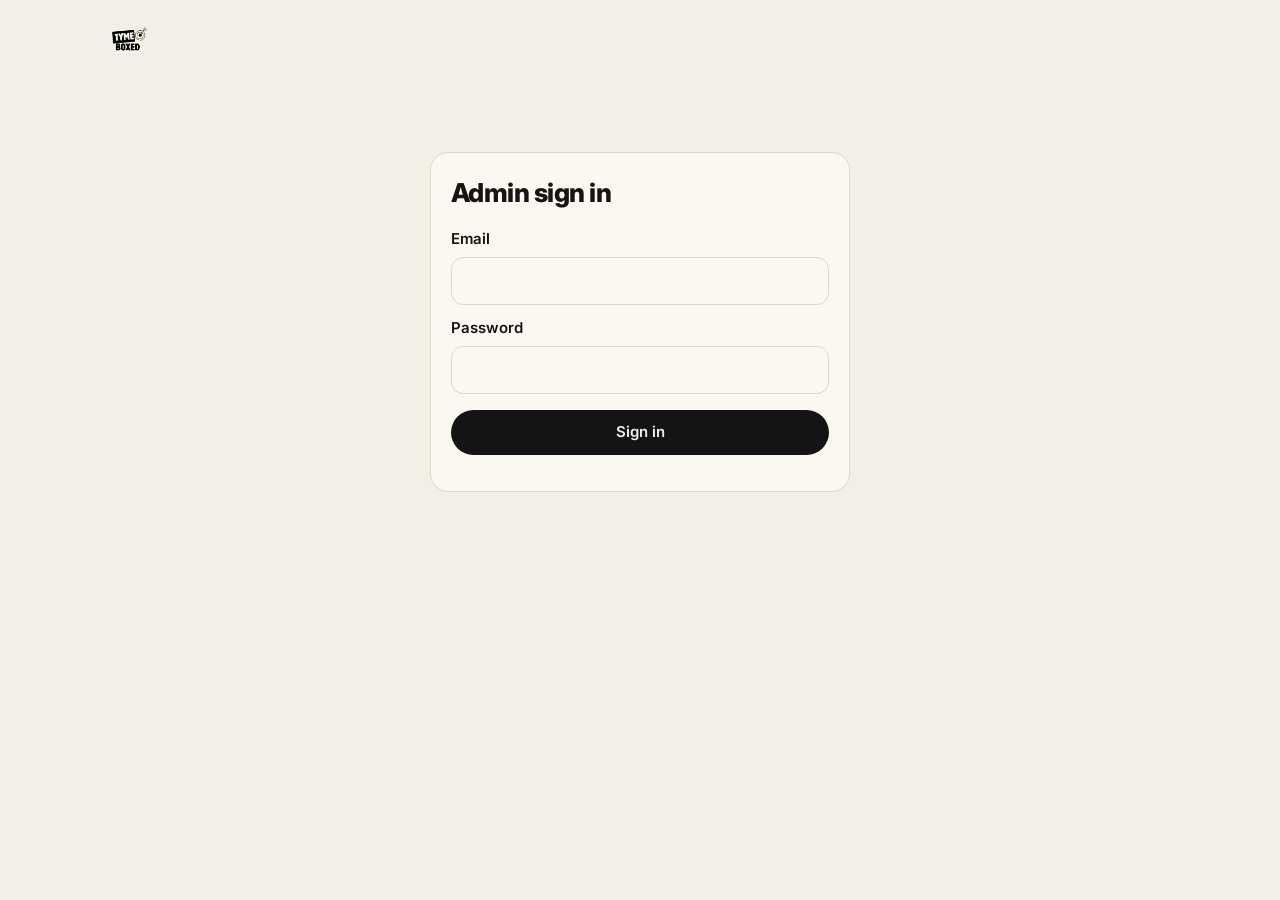
<file: admin-dist/index.html>
<!DOCTYPE html>
<html lang="en">
<head>
<meta charset="UTF-8">
<meta name="viewport" content="width=device-width, initial-scale=1.0, viewport-fit=cover">
<meta name="robots" content="noindex, nofollow">
<link rel="icon" href="images/B11-small.png" type="image/png">
<title>Usage Analytics · Tyme Boxed</title>
<link rel="preconnect" href="https://fonts.googleapis.com">
<link rel="preconnect" href="https://fonts.gstatic.com" crossorigin>
<link href="https://fonts.googleapis.com/css2?family=Inter:wght@400;500;600;700;800&display=swap" rel="stylesheet">
<style>
  :root {
    --bg: #F4EFE6; --bg-card: #FBF8F2; --ink: #141414; --ink-soft: #5C5752;
    --line: #E0D8C7; --accent: #D6532B; --accent-d: #B8431F; --accent-soft: rgba(214,83,43,0.10);
    --green: #2F6B3D; --danger: #B3261E;
  }
  @media (prefers-color-scheme: dark) {
    :root {
      --bg: #141312; --bg-card: #1E1C1A; --ink: #F4EFE6; --ink-soft: #A8A199;
      --line: #34302B; --accent: #E8693F; --accent-d: #F08A64; --accent-soft: rgba(232,105,63,0.14);
      --green: #6FBF82; --danger: #F2847C;
    }
  }
  * { box-sizing: border-box; margin: 0; padding: 0; }
  body {
    background: var(--bg); color: var(--ink);
    font-family: 'Inter', system-ui, -apple-system, sans-serif;
    font-size: 15px; line-height: 1.5; -webkit-font-smoothing: antialiased;
  }
  .wrap { max-width: 1100px; margin: 0 auto; padding: 0 20px 64px; }
  header { display: flex; align-items: center; justify-content: space-between; padding: 20px 0; gap: 12px; }
  header img { height: 40px; display: block; }
  h1 { font-size: clamp(26px, 4vw, 34px); font-weight: 800; letter-spacing: -0.02em; }
  h2 { font-size: 18px; font-weight: 700; margin-bottom: 14px; }
  .muted { color: var(--ink-soft); }
  button, input { font: inherit; color: inherit; }
  .btn {
    background: var(--ink); color: var(--bg); border: 0; border-radius: 999px;
    padding: 11px 20px; font-weight: 600; cursor: pointer;
  }
  .btn:hover { background: var(--accent); }
  .btn:disabled { opacity: .5; cursor: default; }
  .btn.ghost { background: transparent; color: var(--ink); border: 1.5px solid var(--line); }
  .btn.ghost:hover { border-color: var(--ink); }
  :focus-visible { outline: 2px solid var(--accent); outline-offset: 2px; }
  input[type=email], input[type=password], input[type=search] {
    width: 100%; padding: 12px 14px; border-radius: 12px;
    border: 1.5px solid var(--line); background: var(--bg-card);
  }
  label { display: block; font-weight: 600; margin-bottom: 6px; }
  .card { background: var(--bg-card); border: 1px solid var(--line); border-radius: 18px; padding: 20px; }
  .login { max-width: 420px; margin: 8vh auto 0; display: grid; gap: 16px; }
  .error { color: var(--danger); }
  .hidden { display: none !important; }

  .toolbar { display: flex; flex-wrap: wrap; align-items: center; justify-content: space-between; gap: 12px; margin: 8px 0 20px; }
  .segmented { display: inline-flex; background: var(--line); border-radius: 999px; padding: 3px; }
  .segmented button {
    border: 0; background: transparent; padding: 7px 18px; border-radius: 999px; cursor: pointer; font-weight: 600;
    color: var(--ink-soft);
  }
  .segmented button[aria-pressed=true] { background: var(--bg-card); color: var(--ink); box-shadow: 0 1px 3px rgba(0,0,0,.12); }

  .stats { display: grid; grid-template-columns: repeat(auto-fit, minmax(160px, 1fr)); gap: 12px; margin-bottom: 16px; }
  .stat .label { font-size: 13px; color: var(--ink-soft); font-weight: 500; }
  .stat .value { font-size: 26px; font-weight: 800; letter-spacing: -0.02em; margin-top: 4px; font-variant-numeric: tabular-nums; }

  .chart { display: flex; align-items: flex-end; gap: 4px; height: 180px; padding-top: 8px; }
  .bar-col { flex: 1; display: flex; flex-direction: column; align-items: center; gap: 6px; height: 100%; min-width: 0; }
  .bar-track { flex: 1; width: 100%; display: flex; align-items: flex-end; }
  .bar { width: 100%; max-width: 36px; margin: 0 auto; background: var(--accent); border-radius: 6px 6px 2px 2px; min-height: 2px; }
  .bar.empty { background: var(--line); }
  .bar-label { font-size: 11px; color: var(--ink-soft); white-space: nowrap; }
  .chart.dense .bar-label { visibility: hidden; }
  .chart.dense .bar-col:nth-child(5n+1) .bar-label { visibility: visible; }

  .grid-2 { display: grid; grid-template-columns: 1fr 1fr; gap: 16px; margin-bottom: 16px; }
  @media (max-width: 760px) { .grid-2 { grid-template-columns: 1fr; } }
  .rows { display: grid; gap: 10px; }
  .row { display: flex; justify-content: space-between; gap: 12px; padding-bottom: 10px; border-bottom: 1px solid var(--line); }
  .row:last-child { border-bottom: 0; padding-bottom: 0; }
  .row strong { font-variant-numeric: tabular-nums; }

  table { width: 100%; border-collapse: collapse; }
  th, td { text-align: left; padding: 10px 8px; border-bottom: 1px solid var(--line); white-space: nowrap; }
  th { font-size: 12px; text-transform: uppercase; letter-spacing: .06em; color: var(--ink-soft); font-weight: 600; }
  td.num, th.num { text-align: right; font-variant-numeric: tabular-nums; }
  tbody tr { cursor: pointer; }
  tbody tr:hover td { background: var(--accent-soft); }
  .table-wrap { overflow-x: auto; }
  .user-cell { max-width: 260px; overflow: hidden; text-overflow: ellipsis; }

  .state { padding: 28px 0; text-align: center; color: var(--ink-soft); }
  .events { list-style: none; max-height: 360px; overflow-y: auto; }
  .events li { display: flex; justify-content: space-between; gap: 12px; padding: 8px 0; border-bottom: 1px solid var(--line); font-size: 14px; }
  .back { margin-bottom: 12px; }
  .section { margin-top: 28px; }
</style>
</head>
<body>
<div class="wrap">
  <header>
    <a href="index.html"><img src="images/B1-nav.png" alt="Tyme Boxed home"></a>
    <button id="logout" class="btn ghost hidden" type="button">Sign out</button>
  </header>

  <!-- Sign in -->
  <section id="login" class="login card hidden" aria-labelledby="login-title">
    <h1 id="login-title" style="font-size:26px">Admin sign in</h1>
    <form id="login-form">
      <label for="email">Email</label>
      <input id="email" type="email" autocomplete="username" required>
      <label for="password" style="margin-top:12px">Password</label>
      <input id="password" type="password" autocomplete="current-password" required>
      <button class="btn" style="margin-top:16px;width:100%" type="submit">Sign in</button>
    </form>
    <p id="login-error" class="error" role="alert"></p>
  </section>

  <!-- Dashboard -->
  <main id="dashboard" class="hidden">
    <div class="toolbar">
      <div>
        <h1 id="title">Usage Analytics</h1>
        <p id="range" class="muted"></p>
      </div>
      <div class="segmented" role="group" aria-label="Time period">
        <button type="button" data-period="day" aria-pressed="false">Day</button>
        <button type="button" data-period="week" aria-pressed="true">Week</button>
        <button type="button" data-period="month" aria-pressed="false">Month</button>
      </div>
    </div>

    <button id="back" class="btn ghost back hidden" type="button">&larr; All users</button>
    <div id="report-state" class="state" role="status"></div>

    <div id="report" class="hidden">
      <div class="stats" id="stats"></div>
      <div class="card" style="margin-bottom:16px">
        <h2>Daily app usage</h2>
        <div id="chart" class="chart" role="img"></div>
      </div>
      <div class="grid-2">
        <div class="card">
          <h2>Usage breakdown</h2>
          <div class="rows" id="breakdown"></div>
        </div>
        <div class="card">
          <h2>Focus sessions</h2>
          <div class="rows" id="focus"></div>
        </div>
      </div>
      <div id="activity" class="card hidden">
        <h2>Activity history</h2>
        <ul class="events" id="events"></ul>
      </div>
    </div>

    <section id="users-section" class="section">
      <div class="toolbar" style="margin-bottom:12px">
        <h2 style="margin:0">Users</h2>
        <div style="flex:1;max-width:340px">
          <label for="search" class="hidden">Search users</label>
          <input id="search" type="search" placeholder="Search by email, phone or name" aria-label="Search users">
        </div>
      </div>
      <div class="card">
        <div id="users-state" class="state" role="status"></div>
        <div class="table-wrap hidden" id="users-wrap">
          <table>
            <thead>
              <tr>
                <th scope="col">User</th>
                <th scope="col" class="num">App time</th>
                <th scope="col" class="num">Launches</th>
                <th scope="col" class="num">Focus sessions</th>
                <th scope="col" class="num">Focus time</th>
              </tr>
            </thead>
            <tbody id="users"></tbody>
          </table>
        </div>
      </div>
    </section>
  </main>
</div>

<script src="admin.js"></script>
</body>
</html>
</file>
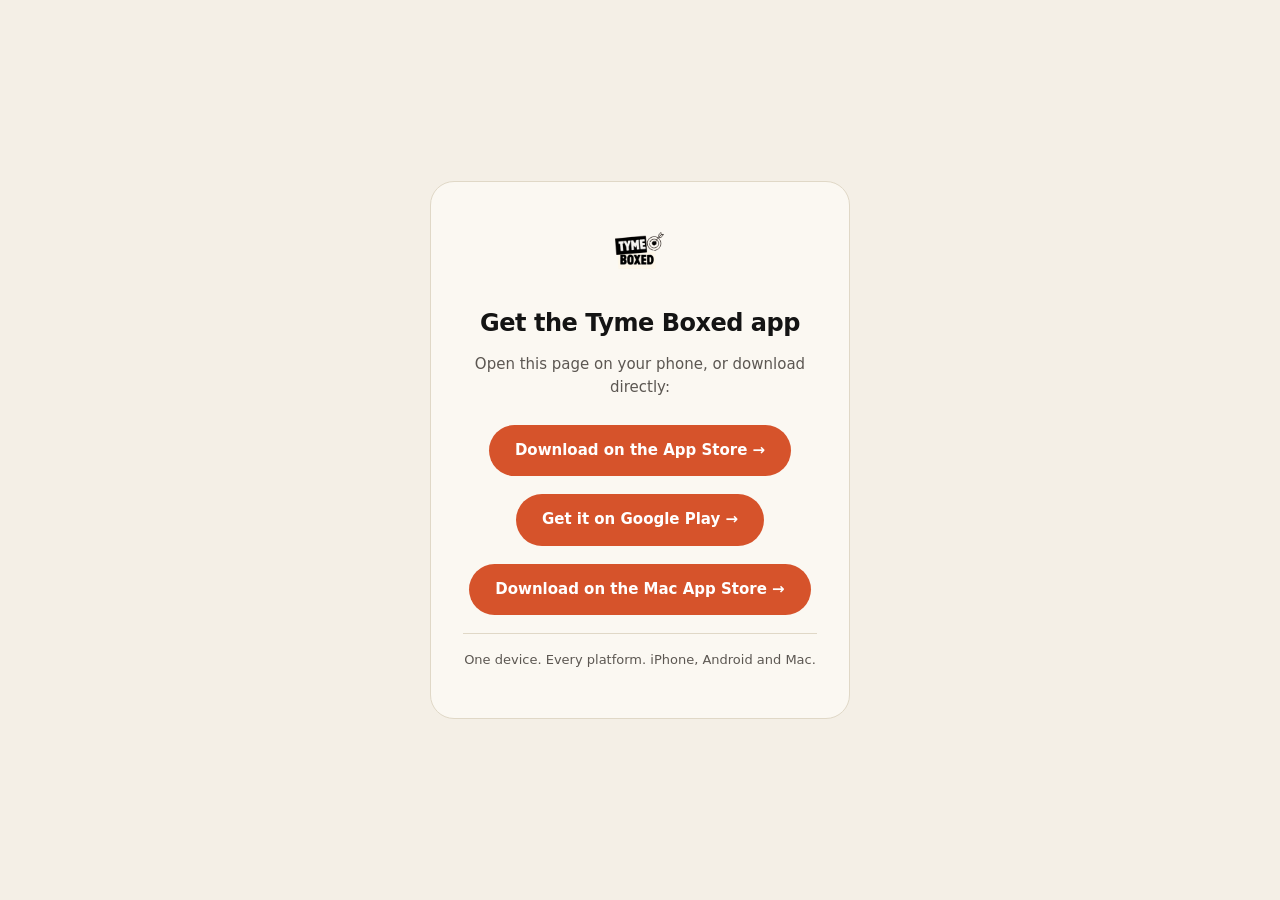
<file: app.html>
<!DOCTYPE html>
<html lang="en">
<head>
  <meta charset="UTF-8" />
  <meta name="viewport" content="width=device-width, initial-scale=1.0" />
  <link rel="icon" href="images/B11-small.png" type="image/png">
  <title>Get the app · Tyme Boxed</title>
  <meta name="theme-color" content="#F4EFE6">
  <meta name="robots" content="noindex">
  <style>
    :root {
      --bg: #F4EFE6; --bg-card: #FBF8F2; --ink: #141414;
      --ink-soft: #5C5752; --line: #E0D8C7; --accent: #D6532B; --accent-d: #B8431F;
    }
    * { box-sizing: border-box; margin: 0; padding: 0; }
    body {
      background: var(--bg); color: var(--ink);
      font-family: 'Inter', system-ui, -apple-system, sans-serif;
      font-size: 17px; line-height: 1.55;
      min-height: 100vh; display: grid; place-items: center; padding: 24px;
    }
    .card {
      max-width: 420px; width: 100%;
      background: var(--bg-card); border: 1px solid var(--line);
      border-radius: 24px; padding: 40px 32px; text-align: center;
    }
    .card img.logo { height: 56px; margin-bottom: 20px; }
    h1 { font-size: 24px; font-weight: 800; letter-spacing: -0.02em; margin-bottom: 10px; }
    p { color: var(--ink-soft); font-size: 15px; margin-bottom: 8px; }
    .btn {
      display: inline-flex; align-items: center; gap: 8px; justify-content: center;
      background: var(--accent); color: #fff; text-decoration: none;
      padding: 14px 26px; border-radius: 999px;
      font-weight: 600; font-size: 15px; margin-top: 18px;
    }
    .btn:hover { background: var(--accent-d); }
    .note {
      margin-top: 18px; padding-top: 16px; border-top: 1px solid var(--line);
      font-size: 13px; color: var(--ink-soft);
    }
    a.site { color: var(--accent-d); text-decoration: none; }
    a.site:hover { text-decoration: underline; }
    a:focus-visible { outline: 2px solid var(--accent-d); outline-offset: 3px; border-radius: 4px; }
  </style>
</head>

<body>
  <div class="card" id="card">
    <img class="logo" src="images/B1-nav.png" alt="Tyme Boxed">
    <div id="content">
      <h1>Get the Tyme Boxed app</h1>
      <p>Taking you to the store…</p>
    </div>
  </div>

  <script>
    const APP_STORE = "https://apps.apple.com/in/app/tyme-boxed/id6759287522";
    const PLAY_STORE = "https://play.google.com/store/apps/details?id=dev.ambitionsoftware.tyme_boxed";
    // Direct .dmg download until the Mac App Store listing is live.
    const MAC_STORE = "Tyme-Boxed-for-Mac-1.1.2.dmg";
    const ua = navigator.userAgent || navigator.vendor || window.opera;
    const content = document.getElementById("content");

    // iPadOS 13+ reports itself as "Macintosh", so separate the two by touch support.
    const isTouchMac = /Macintosh/.test(ua) && navigator.maxTouchPoints > 1;
    const isIOS = (/iPad|iPhone|iPod/.test(ua) && !window.MSStream) || isTouchMac;
    const isMac = /Macintosh|Mac OS X/.test(ua) && !isTouchMac;

    const appStoreBtn = `<a class="btn" href="${APP_STORE}">Download on the App Store →</a>`;
    const playStoreBtn = `<a class="btn" href="${PLAY_STORE}">Get it on Google Play →</a>`;
    const macStoreBtn = `<a class="btn" href="${MAC_STORE}" download>Download on the Mac App Store →</a>`;

    if (isIOS) {
      window.location.replace(APP_STORE);
    } else if (/android/i.test(ua)) {
      window.location.replace(PLAY_STORE);
    } else {
      content.innerHTML = `
        <h1>Get the Tyme Boxed app</h1>
        <p>${isMac ? "Download for your Mac, or grab it on your phone:" : "Open this page on your phone, or download directly:"}</p>
        ${isMac ? macStoreBtn + appStoreBtn + playStoreBtn : appStoreBtn + playStoreBtn + macStoreBtn}
        <p class="note">One device. Every platform. iPhone, Android and Mac.</p>
      `;
    }
  </script>

  <script type="text/javascript">
    (function (c, l, a, r, i, t, y) {
      c[a] = c[a] || function () {
        (c[a].q = c[a].q || []).push(arguments);
      };
      t = l.createElement(r);
      t.async = 1;
      t.src = "https://www.clarity.ms/tag/" + i;
      y = l.getElementsByTagName(r)[0];
      y.parentNode.insertBefore(t, y);
    })(window, document, "clarity", "script", "w3uyp057u9");
  </script>
</body>
</html>
</file>
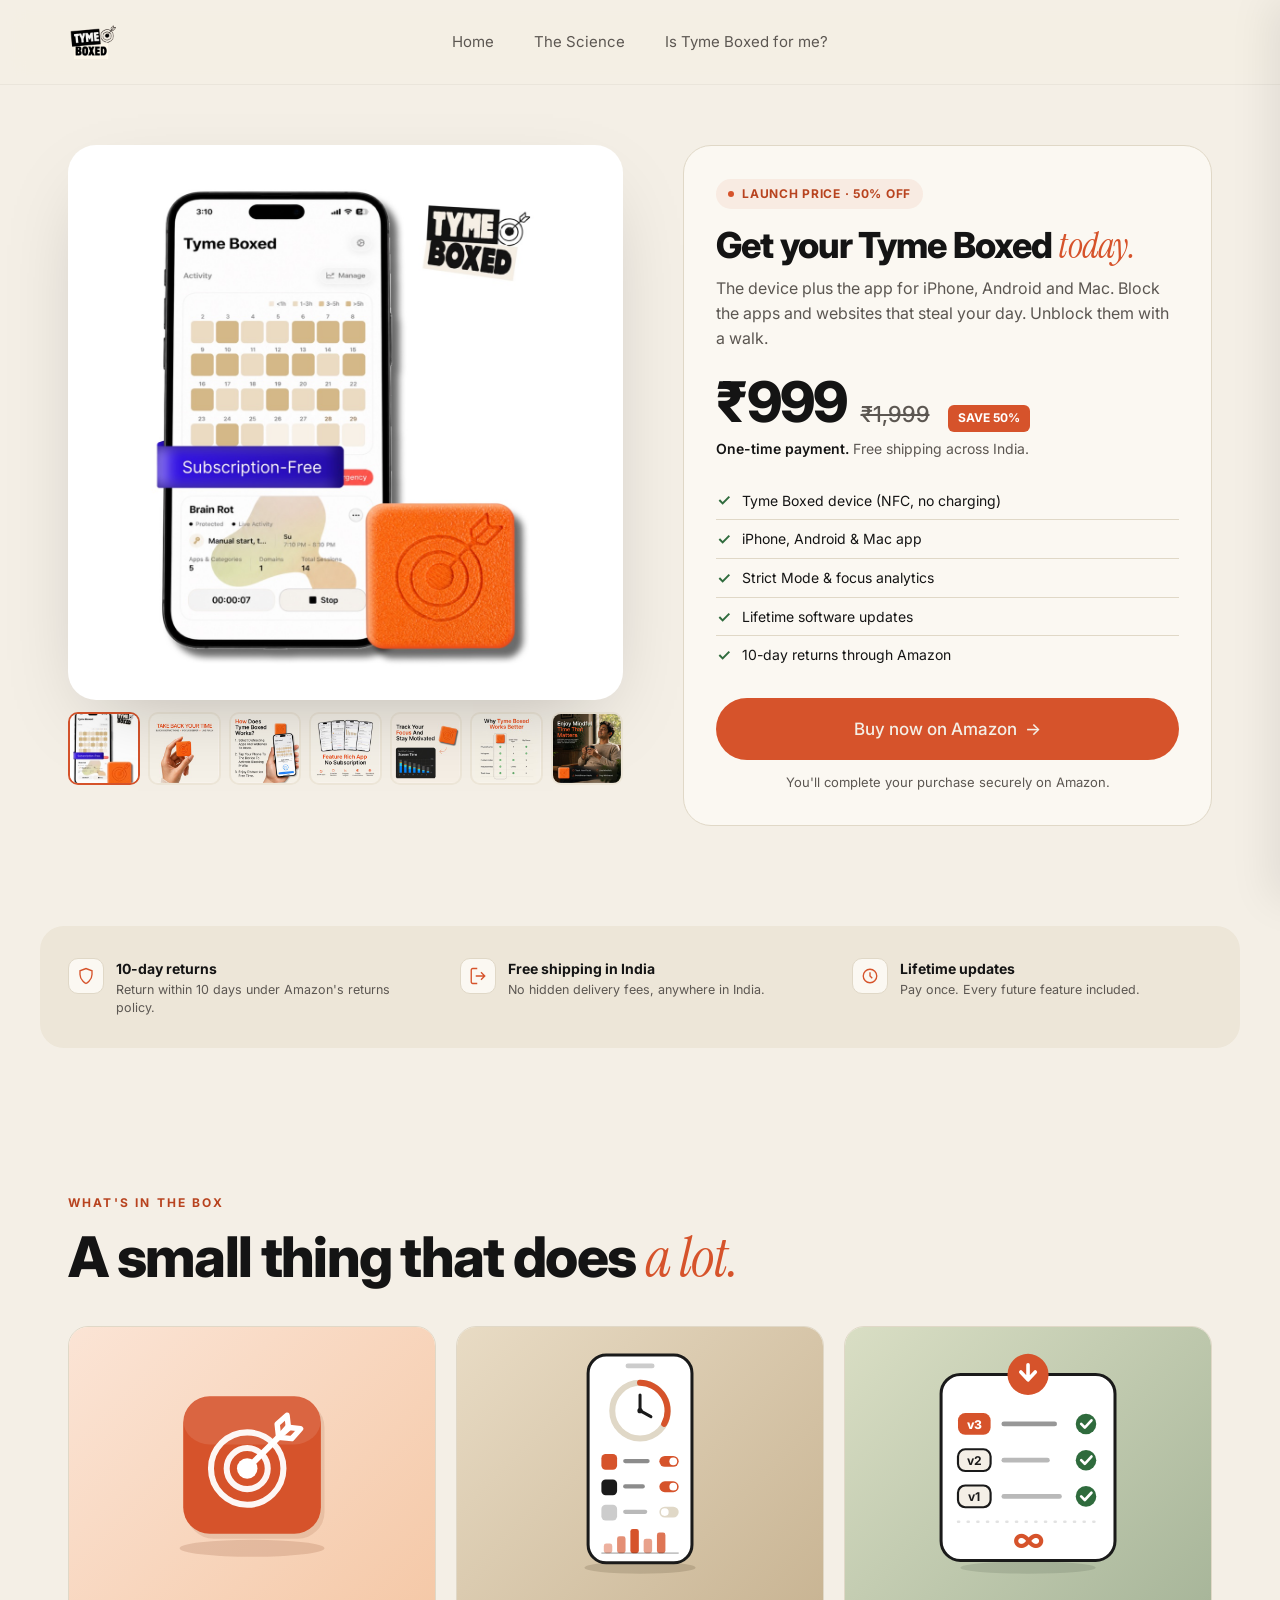
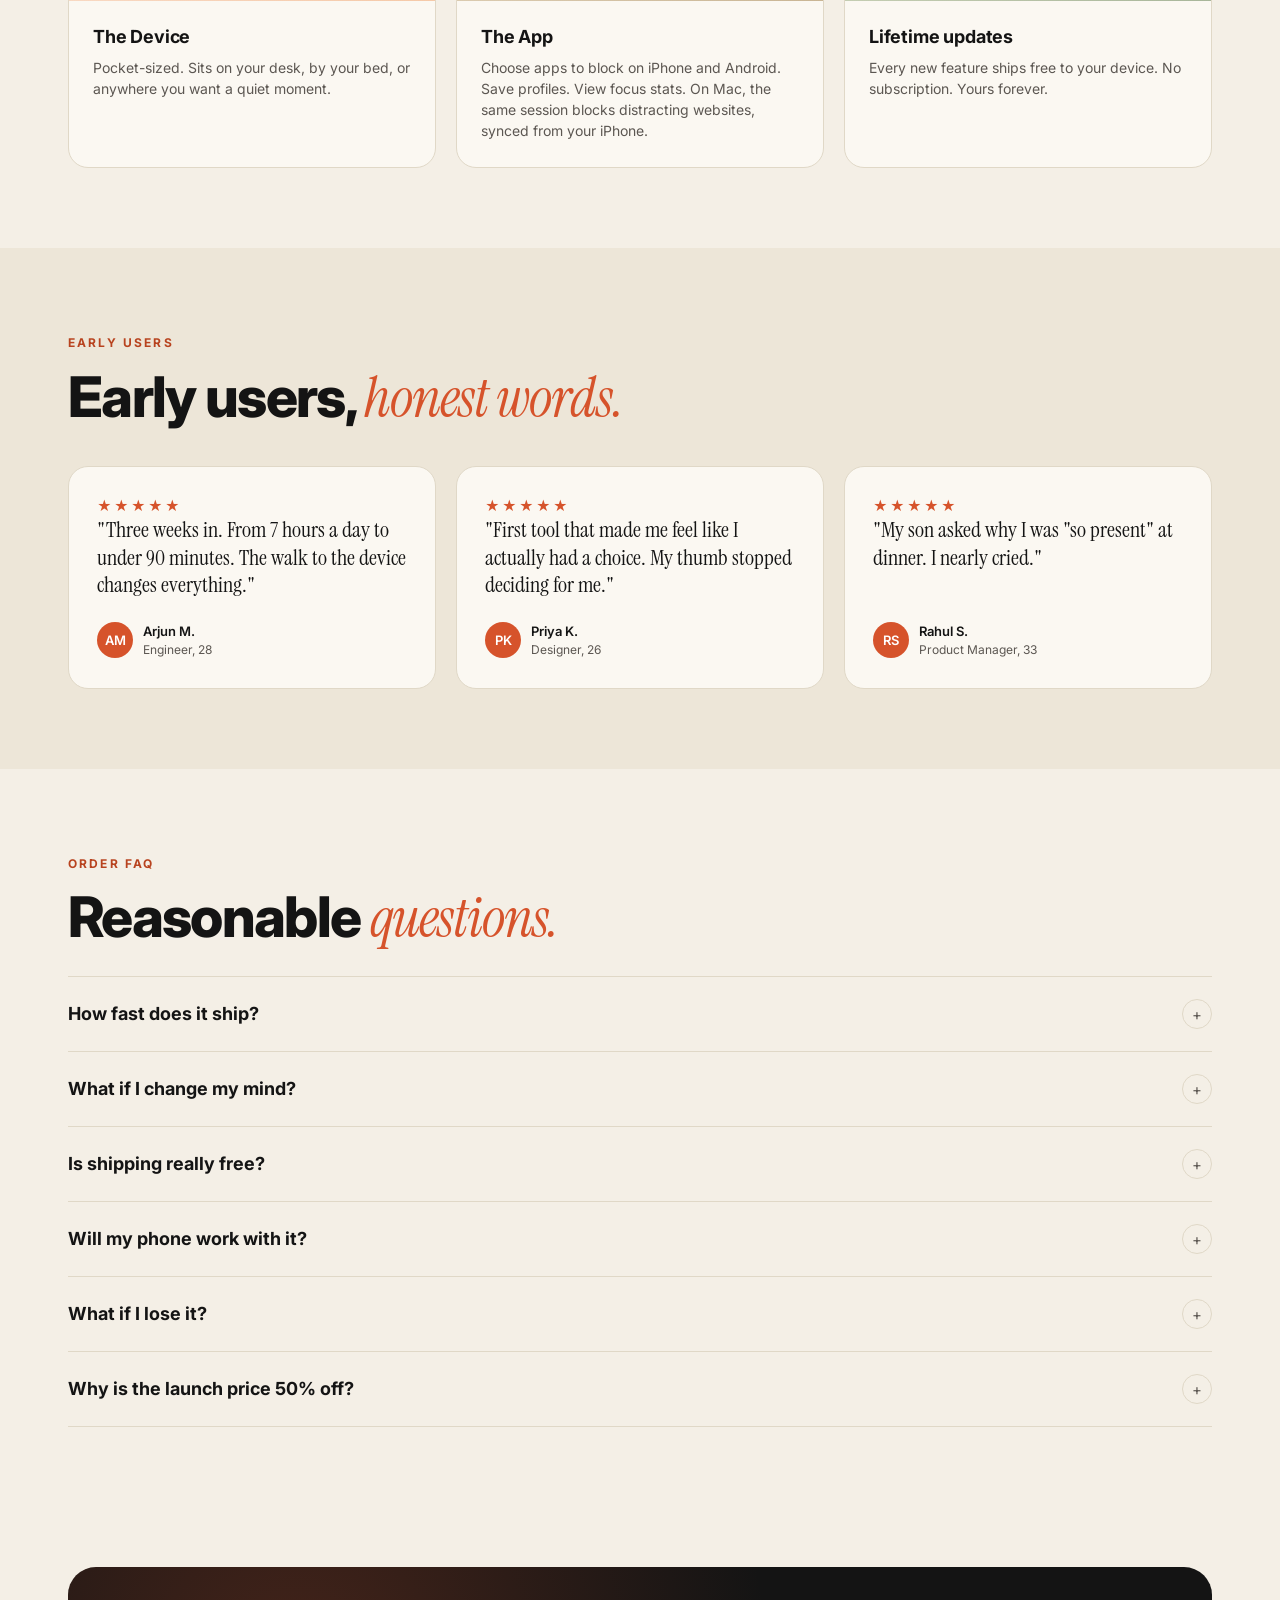
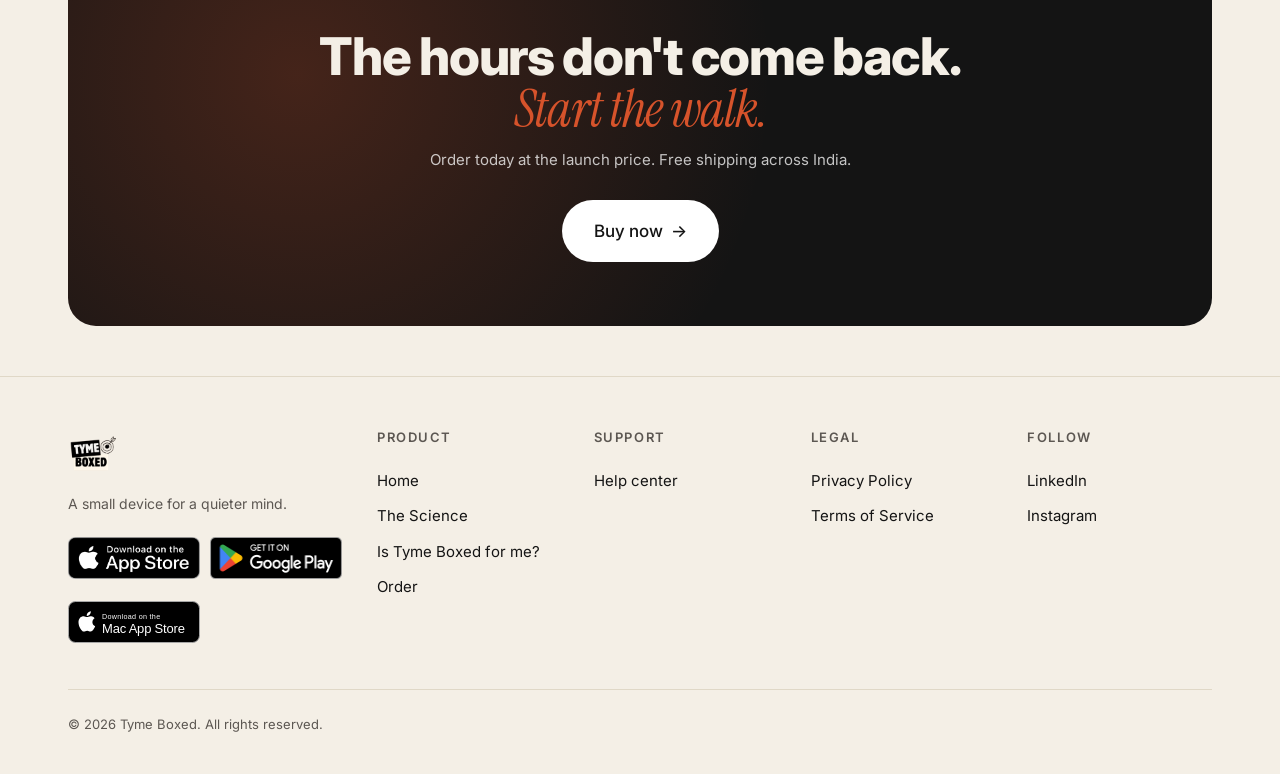
<file: preorder.html>
<!DOCTYPE html>
<html lang="en">
<head>
<script>
!function(f,b,e,v,n,t,s)
{if(f.fbq)return;n=f.fbq=function(){n.callMethod?
n.callMethod.apply(n,arguments):n.queue.push(arguments)};
if(!f._fbq)f._fbq=n;n.push=n;n.loaded=!0;n.version='2.0';
n.queue=[];t=b.createElement(e);t.async=!0;
t.src=v;s=b.getElementsByTagName(e)[0];
s.parentNode.insertBefore(t,s)}(window, document,'script',
'https://connect.facebook.net/en_US/fbevents.js');
fbq('init', '36986414434290717');
fbq('track', 'PageView');
fbq('track', 'ViewContent', { content_name: 'Tyme Boxed', content_type: 'product', value: 999, currency: 'INR' });
</script>
<noscript><img height="1" width="1" style="display:none"
src="https://www.facebook.com/tr?id=36986414434290717&ev=PageView&noscript=1"
/></noscript>
<meta charset="UTF-8">
<meta name="viewport" content="width=device-width, initial-scale=1.0, viewport-fit=cover">
<link rel="icon" href="images/B11-small.png" type="image/png">
<link rel="apple-touch-icon" href="images/B11-touch.png">
<title>Buy Tyme Boxed · ₹999 (50% off, free India shipping)</title>
<meta name="description" content="Get your Tyme Boxed at the launch price of ₹999. Free shipping across India. No subscription. Lifetime updates. 10-day returns through Amazon.">
<meta property="og:title" content="Buy Tyme Boxed · ₹999 launch price">
<meta property="og:description" content="One-time payment. Free India shipping. 10-day returns.">
<meta property="og:image" content="https://tymeboxed.app/images/listing-images/web/1.jpg">
<meta name="theme-color" content="#F4EFE6">
<link rel="preconnect" href="https://www.clarity.ms">
<script type="text/javascript">
(function(c,l,a,r,i,t,y){
  c[a]=c[a]||function(){(c[a].q=c[a].q||[]).push(arguments)};
  t=l.createElement(r);t.async=1;t.src="https://www.clarity.ms/tag/"+i;
  y=l.getElementsByTagName(r)[0];y.parentNode.insertBefore(t,y);
})(window,document,"clarity","script","w3uyp057u9");
</script>
<link rel="preconnect" href="https://fonts.googleapis.com">
<link rel="preconnect" href="https://fonts.gstatic.com" crossorigin>
<link href="https://fonts.googleapis.com/css2?family=Instrument+Serif:ital@0;1&family=Inter:wght@400;500;600;700;800&display=swap" rel="stylesheet">
<link rel="preload" as="image" href="images/listing-images/web/1.jpg">
<link rel="stylesheet" href="cart-fab.css">
<style>
  :root {
    --bg:        #F4EFE6;
    --bg-warm:   #EDE6D8;
    --bg-card:   #FBF8F2;
    --bg-deep:   #1A1A1A;
    --ink:       #141414;
    --ink-soft:  #5C5752;
    --line:      #E0D8C7;
    --accent:    #D6532B;
    --accent-d:  #B8431F;
    --accent-soft: rgba(214,83,43,0.08);
    --green:     #2F6B3D;
  }
  * { box-sizing: border-box; margin: 0; padding: 0; }
  html {
    scroll-behavior: smooth; -webkit-font-smoothing: antialiased; overflow-x: clip;
    -webkit-text-size-adjust: 100%; text-size-adjust: 100%;
  }
  body {
    background: var(--bg);
    color: var(--ink);
    font-family: 'Inter', system-ui, -apple-system, sans-serif;
    font-size: 17px; line-height: 1.55;
    overflow-x: clip;
    -webkit-tap-highlight-color: transparent;
  }
  .btn, .thumb, .menu-toggle, summary, a { touch-action: manipulation; }
  .serif { font-family: 'Instrument Serif', Georgia, serif; font-weight: 400; }
  .container { max-width: 1200px; margin: 0 auto; padding: 0 28px; }
  a { color: inherit; text-decoration: none; }

  /* ───── Nav ───── */
  nav {
    position: sticky; top: 0; z-index: 50;
    background: rgba(244,239,230,0.85);
    backdrop-filter: saturate(180%) blur(12px);
    -webkit-backdrop-filter: saturate(180%) blur(12px);
    border-bottom: 1px solid rgba(0,0,0,0.04);
  }
  .nav-inner {
    display: grid;
    grid-template-columns: 1fr auto 1fr;
    align-items: center;
    padding: 16px 28px; max-width: 1200px; margin: 0 auto;
  }
  .logo {
    justify-self: start;
    display: inline-flex;
    align-items: center;
    flex-shrink: 0;
    line-height: 0;
  }
  .logo img {
    height: 52px;
    width: auto;
    display: block;
  }
  .nav-links {
    justify-self: center;
    display: flex; gap: 40px; align-items: center;
    font-size: 15px; color: var(--ink-soft); white-space: nowrap;
  }
  .nav-links a:hover { color: var(--ink); }
  .nav-links a.active { color: var(--ink); font-weight: 500; }
  .nav-actions {
    justify-self: end;
    display: flex; align-items: center; gap: 10px; flex-shrink: 0;
  }
  .btn {
    display: inline-flex; align-items: center; gap: 8px;
    background: var(--ink); color: var(--bg);
    padding: 12px 22px; border-radius: 999px;
    font-weight: 500; font-size: 15px;
    transition: transform .15s ease, background .15s ease, opacity .15s ease;
    border: 0; cursor: pointer;
    font-family: inherit;
  }
  .btn:hover { background: var(--accent); transform: translateY(-1px); }
  .btn.lg { padding: 18px 32px; font-size: 17px; }
  .btn.accent { background: var(--accent); }
  .btn.accent:hover { background: var(--accent-d); }
  .btn.full { width: 100%; justify-content: center; }
  .btn .arrow { transition: transform .15s ease; }
  .btn:hover .arrow { transform: translateX(3px); }
  .btn.share {
    background: var(--accent);
    color: var(--bg);
    font-weight: 500;
    border: 0; cursor: pointer; font-family: inherit;
  }
  .btn.share:hover {
    background: var(--accent-d);
    transform: translateY(-1px);
  }
  .btn.share svg { width: 16px; height: 16px; }

  /* ───── HERO ───── */
  .hero { padding: 60px 0 40px; }
  .hero-grid {
    display: grid; grid-template-columns: 1.05fr 1fr; gap: 60px; align-items: start;
  }

  /* Product gallery */
  .gallery { width: 100%; }
  .product-card {
    position: relative;
    border-radius: 28px; overflow: hidden;
    background-color: #fff;
    aspect-ratio: 1 / 1;
    box-shadow: 0 30px 80px -30px rgba(0,0,0,0.25);
  }
  .product-card .main-img {
    position: absolute; inset: 0;
    width: 100%; height: 100%;
    object-fit: contain;
    transition: opacity .25s ease;
  }
  .product-tags {
    position: absolute; top: 20px; left: 20px;
    display: flex; flex-direction: column; gap: 8px;
    z-index: 2;
  }
  .product-tag {
    display: inline-flex; align-items: center; gap: 6px;
    padding: 7px 14px;
    background: rgba(255,255,255,0.92);
    backdrop-filter: blur(8px);
    color: var(--ink);
    border-radius: 999px;
    font-size: 12px; font-weight: 600;
    box-shadow: 0 4px 12px -4px rgba(0,0,0,0.25);
  }
  .product-tag .pulse {
    width: 7px; height: 7px; border-radius: 50%;
    background: var(--accent);
    box-shadow: 0 0 0 0 rgba(214,83,43,0.5);
    animation: pulse 2s infinite;
  }
  @keyframes pulse {
    0%   { box-shadow: 0 0 0 0 rgba(214,83,43,0.5); }
    70%  { box-shadow: 0 0 0 8px rgba(214,83,43,0); }
    100% { box-shadow: 0 0 0 0 rgba(214,83,43,0); }
  }
  /* Thumbnail strip */
  .thumbs {
    display: grid;
    grid-template-columns: repeat(7, 1fr);
    gap: 8px;
    margin-top: 12px;
  }
  .thumb {
    aspect-ratio: 1 / 1;
    border-radius: 10px;
    overflow: hidden;
    border: 2px solid transparent;
    cursor: pointer;
    background: var(--bg-warm);
    transition: border-color .15s ease, transform .15s ease;
    padding: 0;
  }
  .thumb img {
    width: 100%; height: 100%;
    object-fit: cover;
    display: block;
  }
  .thumb:hover { transform: translateY(-1px); }
  .thumb.active { border-color: var(--accent); }

  /* Buy panel */
  .buy {
    background: var(--bg-card);
    border: 1px solid var(--line);
    border-radius: 28px;
    padding: 32px;
  }
  .buy-eyebrow {
    display: inline-flex; align-items: center; gap: 8px;
    padding: 6px 12px;
    background: var(--accent-soft); color: var(--accent-d);
    border-radius: 999px;
    font-size: 12px; font-weight: 700; letter-spacing: 0.06em; text-transform: uppercase;
    margin-bottom: 18px;
  }
  .buy h1 {
    font-family: 'Inter', sans-serif; font-weight: 800;
    font-size: clamp(28px, 2.8vw, 38px);
    line-height: 1.05; letter-spacing: -0.025em;
    margin-bottom: 10px;
  }
  .buy h1 .ital {
    font-family: 'Instrument Serif', serif; font-style: italic; font-weight: 400;
    color: var(--accent); letter-spacing: -0.02em;
  }
  .buy-sub {
    color: var(--ink-soft); font-size: 16px; margin-bottom: 24px;
  }
  .price-row {
    display: flex; align-items: baseline; gap: 14px;
    margin-bottom: 6px;
  }
  .price-now {
    font-family: 'Inter', sans-serif; font-weight: 800;
    font-size: 56px; letter-spacing: -0.03em; line-height: 1;
  }
  .price-was {
    color: var(--ink-soft); text-decoration: line-through;
    font-size: 22px; font-weight: 500;
  }
  .price-save {
    display: inline-block;
    background: var(--accent); color: white;
    padding: 4px 10px; border-radius: 6px;
    font-size: 12px; font-weight: 700;
    margin-left: 4px;
  }
  .ships-line {
    font-size: 14px; color: var(--ink-soft); margin-bottom: 22px;
  }
  .ships-line strong { color: var(--ink); font-weight: 600; }

  /* Inclusions list */
  .inc-list { list-style: none; margin: 0 0 24px; padding: 0; }
  .inc-list li {
    padding: 8px 0;
    display: flex; align-items: center; gap: 10px;
    font-size: 14px; color: var(--ink);
    border-top: 1px solid var(--line);
  }
  .inc-list li:first-child { border-top: 0; }
  .inc-list li svg {
    flex: none; width: 16px; height: 16px; color: var(--green);
  }
  .buy-cta-wrap {
    margin-top: 8px;
  }
  .buy-note {
    margin-top: 12px; text-align: center;
    font-size: 13px; color: var(--ink-soft);
  }

  /* ───── TRUST STRIP ───── */
  .trust {
    margin: 60px 0;
    padding: 32px 28px;
    background: var(--bg-warm); border-radius: 24px;
    max-width: 1200px;
    margin-left: auto; margin-right: auto;
  }
  .trust-grid {
    display: grid; grid-template-columns: repeat(3, 1fr);
    gap: 32px; align-items: start;
  }
  .trust-item {
    display: flex; gap: 12px; align-items: flex-start;
  }
  .trust-item .ic {
    flex: none; width: 36px; height: 36px;
    border-radius: 10px;
    background: var(--bg-card); border: 1px solid var(--line);
    display: grid; place-items: center;
    color: var(--accent);
  }
  .trust-item .name { font-size: 14px; font-weight: 700; }
  .trust-item .detail { font-size: 12.5px; color: var(--ink-soft); margin-top: 2px; line-height: 1.4; }

  /* ───── Sections ───── */
  section { padding: 80px 0; }
  h2.section-title {
    font-family: 'Inter', sans-serif; font-weight: 800;
    font-size: clamp(36px, 4.4vw, 56px);
    line-height: 1.0; letter-spacing: -0.03em;
  }
  h2.section-title.center { text-align: center; }
  h2.section-title .ital {
    font-family: 'Instrument Serif', serif; font-style: italic; font-weight: 400;
    color: var(--accent); letter-spacing: -0.02em;
  }
  .section-sub {
    margin-top: 14px; color: var(--ink-soft); font-size: 17px;
    max-width: 560px;
  }
  .section-sub.center { text-align: center; margin-left: auto; margin-right: auto; }
  .eyebrow {
    display: inline-block;
    font-size: 12px; letter-spacing: 0.18em; text-transform: uppercase;
    color: var(--accent-d); font-weight: 700; margin-bottom: 16px;
  }

  /* What's in the box */
  .box-grid {
    margin-top: 40px;
    display: grid; grid-template-columns: repeat(3, 1fr); gap: 20px;
  }
  .box-item {
    background: var(--bg-card); border: 1px solid var(--line);
    border-radius: 20px; padding: 0;
    overflow: hidden;
  }
  .box-vis {
    aspect-ratio: 4 / 3;
    position: relative; overflow: hidden;
    display: grid; place-items: center;
  }
  .box-vis svg {
    width: 88%; height: 88%;
    display: block;
  }
  .box-item:nth-child(1) .box-vis { background: linear-gradient(135deg, #FBE4D5 0%, #F5C9A8 100%); }
  .box-item:nth-child(2) .box-vis { background: linear-gradient(135deg, #E8DBC4 0%, #C9B594 100%); }
  .box-item:nth-child(3) .box-vis { background: linear-gradient(135deg, #D9DEC4 0%, #A8B69A 100%); }
  .box-body { padding: 22px 24px 26px; }
  .box-body h3 {
    font-family: 'Inter', sans-serif; font-weight: 700;
    font-size: 18px; letter-spacing: -0.01em; margin-bottom: 6px;
  }
  .box-body p { font-size: 14px; color: var(--ink-soft); line-height: 1.5; }

  /* Testimonials */
  .quotes {
    margin-top: 40px;
    display: grid; grid-template-columns: repeat(3, 1fr); gap: 20px;
  }
  .quote {
    background: var(--bg-card); border: 1px solid var(--line);
    border-radius: 20px; padding: 28px;
    display: flex; flex-direction: column; justify-content: space-between; gap: 22px;
  }
  .stars { color: var(--accent); letter-spacing: 2px; font-size: 14px; }
  .quote q {
    font-family: 'Instrument Serif', serif;
    font-size: 22px; line-height: 1.25; quotes: '"' '"'; display: block;
  }
  .who { display: flex; align-items: center; gap: 10px; }
  .avatar {
    width: 36px; height: 36px; border-radius: 50%;
    background: var(--accent); color: white;
    display: grid; place-items: center; font-weight: 600; font-size: 13px;
  }
  .who .name { font-size: 13px; font-weight: 600; }
  .who .role { font-size: 12px; color: var(--ink-soft); }

  /* FAQ */
  .faq { margin-top: 30px; }
  .faq details {
    border-top: 1px solid var(--line);
    padding: 22px 0;
  }
  .faq details:last-of-type { border-bottom: 1px solid var(--line); }
  .faq summary {
    cursor: pointer; list-style: none;
    display: flex; justify-content: space-between; align-items: center; gap: 16px;
    font-family: 'Inter', sans-serif; font-weight: 700; font-size: 18px;
    transition: color .15s ease;
  }
  .faq summary::-webkit-details-marker { display: none; }
  .faq summary:hover { color: var(--accent); }
  .faq summary .plus {
    flex: none; width: 30px; height: 30px; border-radius: 50%;
    border: 1px solid var(--line); display: grid; place-items: center;
    transition: transform .25s ease, background .15s ease;
    font-size: 15px; font-weight: 400; color: var(--ink-soft);
  }
  .faq details[open] .plus { transform: rotate(45deg); background: var(--accent); color: white; border-color: var(--accent); }
  .faq .ans { padding-top: 12px; color: var(--ink-soft); max-width: 720px; font-size: 15px; line-height: 1.55; }

  /* Closing CTA */
  .closer {
    margin: 60px auto 50px;
    max-width: 1200px;
    padding: 64px 40px;
    background: var(--ink); color: var(--bg);
    border-radius: 28px;
    text-align: center;
    position: relative; overflow: hidden;
  }
  .closer::before {
    content: ''; position: absolute; inset: 0;
    background: radial-gradient(circle at 20% 30%, rgba(214,83,43,0.25), transparent 50%);
  }
  .closer h2 {
    font-family: 'Inter', sans-serif; font-weight: 800;
    font-size: clamp(32px, 4.4vw, 52px); line-height: 1.0; letter-spacing: -0.025em;
    margin-bottom: 12px; position: relative; z-index: 1;
  }
  .closer h2 em {
    font-family: 'Instrument Serif', serif; font-style: italic; font-weight: 400;
    color: var(--accent);
  }
  .closer-sub { color: rgba(255,255,255,0.75); font-size: 15px; margin-bottom: 28px; position: relative; z-index: 1; }
  .closer .btn {
    position: relative; z-index: 2;
    display: inline-flex;
  }
  .btn.white { background: white; color: var(--ink); }
  .btn.white:hover { background: var(--accent); color: white; }

  /* ───── Footer ───── */
  footer { padding: 50px 0 40px; border-top: 1px solid var(--line); margin-top: 40px; }
  .foot-grid {
    display: grid; grid-template-columns: 1.5fr 1fr 1fr 1fr 1fr; gap: 32px;
  }
  .foot-grid h5 { font-size: 13px; text-transform: uppercase; letter-spacing: 0.12em; color: var(--ink-soft); margin-bottom: 16px; font-weight: 600; }
  .foot-grid a { display: block; padding: 6px 0; font-size: 15px; color: var(--ink); }
  .foot-grid a:hover { color: var(--accent); }
  .foot-grid .logo { display: flex; }
  .foot-bottom {
    margin-top: 40px; padding-top: 24px; border-top: 1px solid var(--line);
    display: flex; justify-content: space-between; align-items: center;
    font-size: 13px; color: var(--ink-soft); flex-wrap: wrap; gap: 12px;
  }
  .store-badges { display: flex; flex-wrap: wrap; gap: 10px; margin-top: 16px; }
  .app-badge { display: inline-block; }
  .app-badge img { width: 132px; height: 42px; display: block; }
  .muted { color: var(--ink-soft); }

  /* ───── Mobile ───── */
  @media (max-width: 880px) {
    body { font-size: 16px; }
    .container { padding: 0 20px; }
    .nav-links { display: none; }
    .nav-inner {
      display: flex; justify-content: space-between;
      padding: 12px 18px;
    }
    .logo img { height: 40px; }
    nav .btn { padding: 12px 18px; font-size: 13px; }

    .hero { padding: 28px 0 20px; }
    .hero-grid { grid-template-columns: 1fr; gap: 24px; }
    .product-card { border-radius: 22px; }
    .product-tags { top: 14px; left: 14px; }
    .product-tag { font-size: 11px; padding: 5px 10px; }
    /* Thumbs - 4 columns for ≥44px tap targets */
    .thumbs { grid-template-columns: repeat(4, 1fr); gap: 8px; margin-top: 10px; }
    .thumb { border-radius: 8px; border-width: 2px; }

    .buy { padding: 24px 22px; border-radius: 22px; }
    .buy-eyebrow { font-size: 11px; padding: 5px 10px; }
    .buy h1 { font-size: 30px; }
    .buy-sub { font-size: 14px; margin-bottom: 20px; }
    .price-now { font-size: 44px; }
    .price-was { font-size: 18px; }
    .ships-line { font-size: 13px; margin-bottom: 18px; }
    .inc-list li { padding: 6px 0; font-size: 13px; }
    .buy .btn.lg { padding: 16px 22px; font-size: 15px; }

    .trust { margin: 30px 20px; padding: 22px 20px; border-radius: 18px; }
    .trust-grid { grid-template-columns: 1fr 1fr; gap: 18px; }
    .trust-item .ic { width: 32px; height: 32px; border-radius: 9px; }
    .trust-item .name { font-size: 13px; }
    .trust-item .detail { font-size: 12px; }

    section { padding: 50px 0; }
    h2.section-title { font-size: 30px; }
    .section-sub { font-size: 15px; }

    .box-grid, .quotes { grid-template-columns: 1fr; gap: 14px; margin-top: 28px; }
    .box-body { padding: 18px 20px 22px; }
    .quote { padding: 22px; }
    .quote q { font-size: 19px; }

    .faq summary { font-size: 16px; gap: 12px; }
    .faq summary .plus { width: 26px; height: 26px; }
    .faq details { padding: 18px 0; }

    .closer { padding: 44px 22px; margin: 32px 20px; border-radius: 22px; }
    .closer-sub { font-size: 14px; }

    .foot-grid { grid-template-columns: 1fr 1fr; gap: 28px; }
    .foot-grid h5 { font-size: 11px; margin-bottom: 12px; }
    .foot-grid a { padding: 5px 0; font-size: 14px; }
    footer { padding: 40px 0 40px; }
    .foot-bottom { font-size: 12px; padding-top: 20px; margin-top: 32px; }

  }

  @media (max-width: 380px) {
    .container { padding: 0 16px; }
    .nav-inner { padding: 11px 16px; }
    .buy { padding: 22px 18px; }
    .buy h1 { font-size: 26px; }
    .price-now { font-size: 38px; }
    .price-was { font-size: 16px; }
    .price-save { font-size: 11px; padding: 3px 7px; }
    .trust-grid { grid-template-columns: 1fr; gap: 14px; }
    .foot-grid { grid-template-columns: 1fr; gap: 24px; }
  }

  /* ───── Tablet (640-880px): stop stretching the phone layout ───── */
  @media (min-width: 640px) and (max-width: 880px) {
    .thumbs { grid-template-columns: repeat(7, 1fr); }
    .trust-grid { grid-template-columns: repeat(3, 1fr); }
    .box-grid { grid-template-columns: repeat(3, 1fr); gap: 14px; }
    .box-body { padding: 16px 18px 20px; }
    .box-body h3 { font-size: 16px; }
    .box-body p { font-size: 13px; }
    .quotes { grid-template-columns: repeat(3, 1fr); gap: 14px; }
    .quote { padding: 18px; gap: 16px; }
    .quote q { font-size: 17px; }
  }

  @media (min-width: 881px) { .menu-toggle { display: none; } }
  @media (max-width: 880px) { .menu-toggle { display: flex; } }
  .menu-toggle { background: none; border: none; cursor: pointer; width: 40px; height: 40px; flex-direction: column; justify-content: center; align-items: center; gap: 5px; padding: 8px; flex-shrink: 0; }
  .menu-toggle span { display: block; width: 20px; height: 2px; background: var(--ink); border-radius: 2px; }
  .mobile-menu-backdrop { position: fixed; inset: 0; background: rgba(0,0,0,0.3); z-index: 99; opacity: 0; pointer-events: none; transition: opacity .35s ease; }
  .mobile-menu-backdrop.open { opacity: 1; pointer-events: auto; }
  .mobile-menu { position: fixed; top: 0; right: 0; bottom: 0; width: min(320px, 82vw); background: var(--bg); z-index: 100; transform: translateX(100%); transition: transform .35s cubic-bezier(.4,0,.2,1); display: flex; flex-direction: column; box-shadow: -10px 0 40px rgba(0,0,0,0.08); }
  .mobile-menu.open { transform: translateX(0); }
  .mobile-menu-header { display: flex; justify-content: space-between; align-items: center; padding: 16px 22px; border-bottom: 1px solid var(--line); }
  .menu-close { background: none; border: none; cursor: pointer; font-size: 28px; color: var(--ink); width: 40px; height: 40px; display: grid; place-items: center; }
  .mobile-menu-links { padding: 32px 22px; display: flex; flex-direction: column; gap: 4px; flex: 1; }
  .mobile-menu-links a { font-size: 18px; font-weight: 500; padding: 14px 0; color: var(--ink); border-bottom: 1px solid var(--line); transition: color .15s; }
  .mobile-menu-links a:last-child { border-bottom: none; }
  .mobile-menu-links a:hover { color: var(--accent); }
  .reveal { opacity: 0; transform: translateY(20px); transition: opacity .7s ease, transform .7s ease; }
  .reveal.in { opacity: 1; transform: none; }

  /* ───── Accessibility ───── */
  a:focus-visible, button:focus-visible, summary:focus-visible {
    outline: 2px solid var(--accent-d); outline-offset: 3px; border-radius: 4px;
  }
  .btn:focus-visible { outline-offset: 4px; border-radius: 999px; }
  .thumb:focus-visible { outline: 2px solid var(--accent-d); outline-offset: 2px; }
  .btn:active { transform: scale(0.97); }
  .thumb:active { transform: scale(0.95); }

  /* ───── Sticky mobile buy bar ───── */
  .mobile-buybar { display: none; }
  @media (max-width: 880px) {
    .mobile-buybar {
      position: fixed; left: 0; right: 0; bottom: 0; z-index: 60;
      display: flex; align-items: center; justify-content: space-between; gap: 12px;
      padding: 10px 16px calc(10px + env(safe-area-inset-bottom, 0px));
      background: rgba(251,248,242,0.94);
      backdrop-filter: saturate(180%) blur(12px);
      -webkit-backdrop-filter: saturate(180%) blur(12px);
      border-top: 1px solid var(--line);
      transform: translateY(110%);
      transition: transform .3s ease;
    }
    .mobile-buybar.show { transform: translateY(0); }
    .mobile-buybar .mb-price { font-size: 18px; font-weight: 800; letter-spacing: -0.02em; }
    .mobile-buybar .mb-price s { font-size: 13px; font-weight: 500; color: var(--ink-soft); margin-left: 6px; }
    .mobile-buybar .btn { padding: 12px 22px; font-size: 14px; }
    .mobile-buybar.show ~ .cart-fab { bottom: calc(86px + env(safe-area-inset-bottom, 0px)); }
    /* keep the footer's last row visible above the fixed buy bar */
    footer { padding-bottom: calc(104px + env(safe-area-inset-bottom, 0px)); }
  }
  @media (prefers-reduced-motion: reduce) {
    html { scroll-behavior: auto; }
    *, *::before, *::after {
      animation-duration: 0.01ms !important;
      animation-iteration-count: 1 !important;
      transition-duration: 0.01ms !important;
    }
    .reveal { opacity: 1; transform: none; }
  }
</style>
</head>
<body>

<nav>
  <div class="nav-inner">
    <a href="index.html" class="logo"><img src="images/B1-nav.png" alt="Tyme Boxed" /></a>
    <div class="nav-links">
      <a href="index.html">Home</a>
      <a href="science.html">The Science</a>
      <a href="quiz.html">Is Tyme Boxed for me?</a>
    </div>
    <div class="nav-actions">
      <button class="menu-toggle" type="button" aria-label="Open menu" aria-expanded="false" aria-controls="mobileMenu"><span></span><span></span><span></span></button>
    </div>
  </div>
</nav>

<div class="mobile-menu-backdrop" id="menuBackdrop"></div>
<div class="mobile-menu" id="mobileMenu">
  <div class="mobile-menu-header">
    <a href="index.html" class="logo"><img src="images/B1-nav.png" alt="Tyme Boxed" /></a>
    <button class="menu-close" aria-label="Close menu">×</button>
  </div>
  <div class="mobile-menu-links">
    <a href="index.html">Home</a>
    <a href="science.html">The Science</a>
    <a href="quiz.html">Is Tyme Boxed for me?</a>
    <a href="support.html">Help center</a>
  </div>
</div>

<!-- ───── HERO ───── -->
<header class="hero">
  <div class="container hero-grid">

    <!-- Product gallery -->
    <div class="gallery">
      <div class="product-card">
        <img class="main-img" id="mainImg" src="images/listing-images/web/1.jpg" alt="Tyme Boxed device with the app" fetchpriority="high" decoding="async" />
      </div>
      <div class="thumbs">
        <button class="thumb active" data-src="images/listing-images/web/1.jpg" aria-label="View image 1 of 7"><img src="images/listing-images/web/1-thumb.jpg" alt="" decoding="async"></button>
        <button class="thumb" data-src="images/listing-images/web/2.jpg" aria-label="View image 2 of 7"><img src="images/listing-images/web/2-thumb.jpg" alt="" loading="lazy" decoding="async"></button>
        <button class="thumb" data-src="images/listing-images/web/3.jpg" aria-label="View image 3 of 7"><img src="images/listing-images/web/3-thumb.jpg" alt="" loading="lazy" decoding="async"></button>
        <button class="thumb" data-src="images/listing-images/web/4.jpg" aria-label="View image 4 of 7"><img src="images/listing-images/web/4-thumb.jpg" alt="" loading="lazy" decoding="async"></button>
        <button class="thumb" data-src="images/listing-images/web/5.jpg" aria-label="View image 5 of 7"><img src="images/listing-images/web/5-thumb.jpg" alt="" loading="lazy" decoding="async"></button>
        <button class="thumb" data-src="images/listing-images/web/6.jpg" aria-label="View image 6 of 7"><img src="images/listing-images/web/6-thumb.jpg" alt="" loading="lazy" decoding="async"></button>
        <button class="thumb" data-src="images/listing-images/web/7.jpg" aria-label="View image 7 of 7"><img src="images/listing-images/web/7-thumb.jpg" alt="" loading="lazy" decoding="async"></button>
      </div>
    </div>

    <!-- Buy panel -->
    <div class="buy" id="buy">
      <div class="buy-eyebrow">
        <span style="width:6px; height:6px; border-radius:50%; background:var(--accent);"></span>
        Launch price · 50% off
      </div>
      <h1>Get your Tyme Boxed <span class="ital">today.</span></h1>
      <p class="buy-sub">The device plus the app for iPhone, Android and Mac. Block the apps and websites that steal your day. Unblock them with a walk.</p>

      <div class="price-row">
        <div class="price-now">₹999</div>
        <div class="price-was">₹1,999</div>
        <span class="price-save">SAVE 50%</span>
      </div>
      <div class="ships-line"><strong>One-time payment.</strong> Free shipping across India.</div>

      <ul class="inc-list">
        <li><svg viewBox="0 0 24 24" fill="none" stroke="currentColor" stroke-width="3"><path d="M5 12l5 5L20 7"/></svg> Tyme Boxed device (NFC, no charging)</li>
        <li><svg viewBox="0 0 24 24" fill="none" stroke="currentColor" stroke-width="3"><path d="M5 12l5 5L20 7"/></svg> iPhone, Android &amp; Mac app</li>
        <li><svg viewBox="0 0 24 24" fill="none" stroke="currentColor" stroke-width="3"><path d="M5 12l5 5L20 7"/></svg> Strict Mode &amp; focus analytics</li>
        <li><svg viewBox="0 0 24 24" fill="none" stroke="currentColor" stroke-width="3"><path d="M5 12l5 5L20 7"/></svg> Lifetime software updates</li>
        <li><svg viewBox="0 0 24 24" fill="none" stroke="currentColor" stroke-width="3"><path d="M5 12l5 5L20 7"/></svg> 10-day returns through Amazon</li>
      </ul>

      <div class="buy-cta-wrap">
        <a class="btn accent lg full" id="amazon-buy-btn"
           href="https://amzn.in/d/07o0NibV"
           target="_blank" rel="noopener noreferrer">
          Buy now on Amazon <span class="arrow">→</span>
        </a>
        <p class="buy-note">You'll complete your purchase securely on Amazon.</p>
      </div>

    </div>
  </div>
</header>

<!-- ───── TRUST STRIP ───── -->
<div class="trust">
  <div class="trust-grid">
    <div class="trust-item">
      <div class="ic">
        <svg width="18" height="18" viewBox="0 0 24 24" fill="none" stroke="currentColor" stroke-width="1.8"><path d="M12 22s8-4 8-12V5l-8-3-8 3v5c0 8 8 12 8 12z"/></svg>
      </div>
      <div>
        <div class="name">10-day returns</div>
        <div class="detail">Return within 10 days under Amazon's returns policy.</div>
      </div>
    </div>
    <div class="trust-item">
      <div class="ic">
        <svg width="18" height="18" viewBox="0 0 24 24" fill="none" stroke="currentColor" stroke-width="1.8"><path d="M16 17l5-5-5-5M21 12H9M11 22H5a2 2 0 0 1-2-2V4a2 2 0 0 1 2-2h6"/></svg>
      </div>
      <div>
        <div class="name">Free shipping in India</div>
        <div class="detail">No hidden delivery fees, anywhere in India.</div>
      </div>
    </div>
    <div class="trust-item">
      <div class="ic">
        <svg width="18" height="18" viewBox="0 0 24 24" fill="none" stroke="currentColor" stroke-width="1.8"><circle cx="12" cy="12" r="9"/><path d="M12 7v5l3 3"/></svg>
      </div>
      <div>
        <div class="name">Lifetime updates</div>
        <div class="detail">Pay once. Every future feature included.</div>
      </div>
    </div>
  </div>
</div>

<!-- ───── WHAT'S IN THE BOX ───── -->
<section>
  <div class="container">
    <div class="eyebrow">What's in the box</div>
    <h2 class="section-title">A small thing that does <span class="ital">a lot.</span></h2>

    <div class="box-grid">
      <!-- THE DEVICE - flat 2D, straight, mixed-case label -->
      <div class="box-item reveal">
        <div class="box-vis">
          <svg viewBox="0 0 240 200" xmlns="http://www.w3.org/2000/svg">
            <!-- ground shadow -->
            <ellipse cx="120" cy="170" rx="60" ry="7" fill="#7d3315" opacity="0.16"/>
            <!-- device body -->
            <rect x="66" y="48" width="114" height="114" rx="22" fill="#7d3315" opacity="0.12"/>
            <rect x="63" y="44" width="114" height="114" rx="22" fill="#D6532B"/>
            <rect x="63" y="44" width="114" height="40" rx="22" fill="white" opacity="0.10"/>
            <!-- bullseye -->
            <circle cx="116" cy="104" r="30" stroke="white" stroke-width="5" fill="none" opacity="0.95"/>
            <circle cx="116" cy="104" r="17" stroke="white" stroke-width="5" fill="none" opacity="0.95"/>
            <circle cx="116" cy="104" r="8.5" fill="white"/>
            <!-- short shaft out of the bull, big feather vanes -->
            <line x1="116" y1="104" x2="142" y2="78" stroke="white" stroke-width="5" stroke-linecap="round"/>
            <path d="M142 78 L150.2 70.7 L149 59.8 L140.8 67.1 Z" stroke="white" stroke-width="4.5" fill="none" stroke-linejoin="round"/>
            <path d="M142 78 L152.9 79.2 L160.2 71 L149.3 69.8 Z" stroke="white" stroke-width="4.5" fill="none" stroke-linejoin="round"/>
          </svg>
        </div>
        <div class="box-body">
          <h3>The Device</h3>
          <p>Pocket-sized. Sits on your desk, by your bed, or anywhere you want a quiet moment.</p>
        </div>
      </div>

      <!-- THE APP - phone mockup with app list -->
      <div class="box-item reveal">
        <div class="box-vis">
          <svg viewBox="0 0 240 200" xmlns="http://www.w3.org/2000/svg">
            <!-- shadow -->
            <ellipse cx="120" cy="186" rx="46" ry="5" fill="#3a2d18" opacity="0.16"/>
            <!-- phone -->
            <rect x="77" y="10" width="86" height="172" rx="15" fill="white" stroke="#1A1A1A" stroke-width="2.5"/>
            <rect x="108" y="17" width="24" height="4" rx="2" fill="#1A1A1A" opacity="0.22"/>
            <!-- focus timer ring -->
            <circle cx="120" cy="56" r="23" stroke="#E0D8C7" stroke-width="5" fill="none"/>
            <path d="M120 33 A23 23 0 0 1 140 67" stroke="#D6532B" stroke-width="5" fill="none" stroke-linecap="round"/>
            <line x1="120" y1="56" x2="120" y2="43" stroke="#1A1A1A" stroke-width="2.5" stroke-linecap="round"/>
            <line x1="120" y1="56" x2="129" y2="61" stroke="#1A1A1A" stroke-width="2.5" stroke-linecap="round"/>
            <circle cx="120" cy="56" r="2.2" fill="#1A1A1A"/>
            <!-- app row 1: blocked -->
            <rect x="88" y="92" width="13" height="13" rx="3.5" fill="#D6532B"/>
            <rect x="106" y="96" width="22" height="3.5" rx="1.75" fill="#1A1A1A" opacity="0.5"/>
            <rect x="136" y="93.5" width="16" height="9" rx="4.5" fill="#D6532B"/>
            <circle cx="147.5" cy="98" r="3.2" fill="white"/>
            <!-- app row 2: blocked -->
            <rect x="88" y="113" width="13" height="13" rx="3.5" fill="#1A1A1A"/>
            <rect x="106" y="117" width="18" height="3.5" rx="1.75" fill="#1A1A1A" opacity="0.5"/>
            <rect x="136" y="114.5" width="16" height="9" rx="4.5" fill="#D6532B"/>
            <circle cx="147.5" cy="119" r="3.2" fill="white"/>
            <!-- app row 3: kept -->
            <rect x="88" y="134" width="13" height="13" rx="3.5" fill="#1A1A1A" opacity="0.22"/>
            <rect x="106" y="138" width="20" height="3.5" rx="1.75" fill="#1A1A1A" opacity="0.3"/>
            <rect x="136" y="135.5" width="16" height="9" rx="4.5" fill="#E0D8C7"/>
            <circle cx="140.5" cy="140" r="3.2" fill="white"/>
            <!-- focus stats bars -->
            <rect x="90" y="166" width="7" height="8" rx="2" fill="#D6532B" opacity="0.45"/>
            <rect x="101" y="160" width="7" height="14" rx="2" fill="#D6532B" opacity="0.65"/>
            <rect x="112" y="154" width="7" height="20" rx="2" fill="#D6532B"/>
            <rect x="123" y="162" width="7" height="12" rx="2" fill="#D6532B" opacity="0.55"/>
            <rect x="134" y="157" width="7" height="17" rx="2" fill="#D6532B" opacity="0.8"/>
            <line x1="88" y1="174" x2="152" y2="174" stroke="#1A1A1A" stroke-width="1.5" opacity="0.25"/>
          </svg>
        </div>
        <div class="box-body">
          <h3>The App</h3>
          <p>Choose apps to block on iPhone and Android. Save profiles. View focus stats. On Mac, the same session blocks distracting websites, synced from your iPhone.</p>
        </div>
      </div>

      <!-- LIFETIME UPDATES - release-notes card with version history -->
      <div class="box-item reveal">
        <div class="box-vis">
          <svg viewBox="0 0 240 200" xmlns="http://www.w3.org/2000/svg">
            <!-- shadow -->
            <ellipse cx="120" cy="186" rx="56" ry="5" fill="#2a3a2c" opacity="0.14"/>
            <!-- card -->
            <rect x="48" y="26" width="144" height="154" rx="16" fill="white" stroke="#1A1A1A" stroke-width="2.5"/>
            <!-- download badge -->
            <circle cx="120" cy="26" r="17" fill="#D6532B"/>
            <path d="M120 18 v11 M114 24 l6 6.5 6 -6.5" stroke="white" stroke-width="3" fill="none" stroke-linecap="round" stroke-linejoin="round"/>
            <!-- v3: newest -->
            <rect x="62" y="58" width="27" height="18" rx="6" fill="#D6532B"/>
            <text x="75.5" y="71" text-anchor="middle" font-family="Inter, sans-serif" font-size="10" font-weight="800" fill="white">v3</text>
            <rect x="98" y="65" width="46" height="4" rx="2" fill="#1A1A1A" opacity="0.45"/>
            <circle cx="168" cy="67" r="8.5" fill="#2F6B3D"/>
            <path d="M164 67 l3 3 l5.5 -6" stroke="white" stroke-width="2.2" stroke-linecap="round" stroke-linejoin="round" fill="none"/>
            <!-- v2 -->
            <rect x="62" y="88" width="27" height="18" rx="6" fill="#F4EFE6" stroke="#1A1A1A" stroke-width="1.8"/>
            <text x="75.5" y="101" text-anchor="middle" font-family="Inter, sans-serif" font-size="10" font-weight="700" fill="#1A1A1A">v2</text>
            <rect x="98" y="95" width="40" height="4" rx="2" fill="#1A1A1A" opacity="0.3"/>
            <circle cx="168" cy="97" r="8.5" fill="#2F6B3D"/>
            <path d="M164 97 l3 3 l5.5 -6" stroke="white" stroke-width="2.2" stroke-linecap="round" stroke-linejoin="round" fill="none"/>
            <!-- v1 -->
            <rect x="62" y="118" width="27" height="18" rx="6" fill="#F4EFE6" stroke="#1A1A1A" stroke-width="1.8"/>
            <text x="75.5" y="131" text-anchor="middle" font-family="Inter, sans-serif" font-size="10" font-weight="700" fill="#1A1A1A">v1</text>
            <rect x="98" y="125" width="50" height="4" rx="2" fill="#1A1A1A" opacity="0.3"/>
            <circle cx="168" cy="127" r="8.5" fill="#2F6B3D"/>
            <path d="M164 127 l3 3 l5.5 -6" stroke="white" stroke-width="2.2" stroke-linecap="round" stroke-linejoin="round" fill="none"/>
            <!-- forever -->
            <line x1="62" y1="148" x2="178" y2="148" stroke="#1A1A1A" stroke-width="2" opacity="0.12" stroke-dasharray="1 7" stroke-linecap="round"/>
            <text x="120" y="172" text-anchor="middle" font-family="Inter, sans-serif" font-size="27" font-weight="700" fill="#D6532B">∞</text>
          </svg>
        </div>
        <div class="box-body">
          <h3>Lifetime updates</h3>
          <p>Every new feature ships free to your device. No subscription. Yours forever.</p>
        </div>
      </div>
    </div>
  </div>
</section>

<!-- ───── TESTIMONIALS ───── -->
<section style="background: var(--bg-warm);">
  <div class="container">
    <div class="eyebrow">Early users</div>
    <h2 class="section-title">Early users, <span class="ital">honest words.</span></h2>

    <div class="quotes">
      <div class="quote reveal">
        <div>
          <div class="stars">★★★★★</div>
          <q>Three weeks in. From 7 hours a day to under 90 minutes. The walk to the device changes everything.</q>
        </div>
        <div class="who">
          <div class="avatar">AM</div>
          <div>
            <div class="name">Arjun M.</div>
            <div class="role">Engineer, 28</div>
          </div>
        </div>
      </div>
      <div class="quote reveal">
        <div>
          <div class="stars">★★★★★</div>
          <q>First tool that made me feel like I actually had a choice. My thumb stopped deciding for me.</q>
        </div>
        <div class="who">
          <div class="avatar">PK</div>
          <div>
            <div class="name">Priya K.</div>
            <div class="role">Designer, 26</div>
          </div>
        </div>
      </div>
      <div class="quote reveal">
        <div>
          <div class="stars">★★★★★</div>
          <q>My son asked why I was "so present" at dinner. I nearly cried.</q>
        </div>
        <div class="who">
          <div class="avatar">RS</div>
          <div>
            <div class="name">Rahul S.</div>
            <div class="role">Product Manager, 33</div>
          </div>
        </div>
      </div>
    </div>
  </div>
</section>

<!-- ───── ORDER FAQ ───── -->
<section>
  <div class="container">
    <div class="eyebrow">Order FAQ</div>
    <h2 class="section-title">Reasonable <span class="ital">questions.</span></h2>

    <div class="faq">
      <details>
        <summary>How fast does it ship? <span class="plus">+</span></summary>
        <div class="ans">Amazon ships and tracks your order. The delivery estimate for your address is shown on the Amazon listing before you buy.</div>
      </details>
      <details>
        <summary>What if I change my mind? <span class="plus">+</span></summary>
        <div class="ans">You get 10 days from delivery to return it through Amazon, who handle the refund. Defective devices are covered for 30 days under India's Consumer Protection Act 2019.</div>
      </details>
      <details>
        <summary>Is shipping really free? <span class="plus">+</span></summary>
        <div class="ans">Yes. ₹999 covers everything: device, app, lifetime updates, and shipping anywhere in India. No surprise fees at checkout.</div>
      </details>
      <details>
        <summary>Will my phone work with it? <span class="plus">+</span></summary>
        <div class="ans">iPhone XS or newer on iOS 16 or later, or any NFC-capable Android phone. One device works with both.</div>
      </details>
      <details>
        <summary>What if I lose it? <span class="plus">+</span></summary>
        <div class="ans">Replacement device at 40% off for any existing customer.</div>
      </details>
      <details>
        <summary>Why is the launch price 50% off? <span class="plus">+</span></summary>
        <div class="ans">Early customers pay half the final price. When the launch window closes, it goes to ₹1,999 for everyone.</div>
      </details>
    </div>
  </div>
</section>

<!-- ───── CLOSING CTA ───── -->
<div class="container">
  <div class="closer">
    <h2>The hours don't come back.<br><em>Start the walk.</em></h2>
    <p class="closer-sub">Order today at the launch price. Free shipping across India.</p>
    <a href="#buy" id="buy-now-cta" class="btn lg white">Buy now <span class="arrow">→</span></a>
  </div>
</div>

<!-- ───── FOOTER ───── -->
<footer>
  <div class="container">
    <div class="foot-grid">
      <div>
        <div class="logo"><img src="images/B1-nav.png" alt="Tyme Boxed" /></div>
        <p class="muted" style="margin-top: 14px; font-size: 14px; max-width: 280px;">A small device for a quieter mind.</p>
        <div class="store-badges">
          <a class="app-badge" href="https://apps.apple.com/in/app/tyme-boxed/id6759287522">
            <img src="images/app.png" alt="Download on the App Store" loading="lazy" decoding="async">
          </a>
          <a class="app-badge" href="https://play.google.com/store/apps/details?id=dev.ambitionsoftware.tyme_boxed">
            <img src="images/google-play.png" alt="Get it on Google Play" loading="lazy" decoding="async">
          </a>
          <a class="app-badge" href="Tyme-Boxed-for-Mac-1.1.2.dmg" download>
            <img src="images/mac-app-store.svg" alt="Download on the Mac App Store" loading="lazy" decoding="async">
          </a>
        </div>
      </div>
      <div>
        <h5>Product</h5>
        <a href="index.html">Home</a>
        <a href="science.html">The Science</a>
        <a href="quiz.html">Is Tyme Boxed for me?</a>
        <a href="preorder.html">Order</a>
      </div>
      <div>
        <h5>Support</h5>
        <a href="support.html">Help center</a>
      </div>
      <div>
        <h5>Legal</h5>
        <a href="privacy.html">Privacy Policy</a>
        <a href="terms.html">Terms of Service</a>
      </div>
      <div>
        <h5>Follow</h5>
        <a href="https://www.linkedin.com/company/tyme-boxed/">LinkedIn</a>
        <a href="https://www.instagram.com/tyme_boxed">Instagram</a>
      </div>
    </div>
    <div class="foot-bottom">
      <span>© 2026 Tyme Boxed. All rights reserved.</span>
    </div>
  </div>
</footer>

<div class="mobile-buybar" id="mobileBuybar">
  <div class="mb-price">₹999<s>₹1,999</s></div>
  <button type="button" class="btn accent" id="mobileBuybarBtn">Buy now <span class="arrow">→</span></button>
</div>

<button type="button" class="cart-fab" id="cart-fab" aria-label="Open cart">
  <svg viewBox="0 0 24 24" fill="none" stroke="currentColor" stroke-width="2" aria-hidden="true">
    <path d="M6 6h15l-1.5 9h-12z"/>
    <path d="M6 6L5 3H2"/>
    <circle cx="9" cy="20" r="1"/>
    <circle cx="18" cy="20" r="1"/>
  </svg>
  <span class="cart-fab-count" id="cart-fab-count">1</span>
</button>

<script src="meta-checkout.js"></script>
<script src="cart.js"></script>

<script>
  // Reveal on scroll
  const io = new IntersectionObserver((entries) => {
    entries.forEach(e => {
      if (e.isIntersecting) { e.target.classList.add('in'); io.unobserve(e.target); }
    });
  }, { threshold: 0.1 });
  document.querySelectorAll('.reveal').forEach(el => io.observe(el));

  // Close other FAQs when one opens
  document.querySelectorAll('.faq details').forEach(d => {
    d.addEventListener('toggle', () => {
      if (d.open) document.querySelectorAll('.faq details').forEach(o => { if (o !== d) o.open = false; });
    });
  });

  // Sticky mobile buy bar: appears once the buy panel is scrolled past
  (function () {
    const bar = document.getElementById('mobileBuybar');
    const buyPanel = document.getElementById('buy');
    const barBtn = document.getElementById('mobileBuybarBtn');
    if (!bar || !buyPanel || !barBtn) return;
    const reduceMotion = window.matchMedia('(prefers-reduced-motion: reduce)').matches;
    barBtn.addEventListener('click', () => {
      buyPanel.scrollIntoView({ behavior: reduceMotion ? 'auto' : 'smooth', block: 'center' });
    });
    const barIo = new IntersectionObserver(([entry]) => {
      const passed = entry.boundingClientRect.bottom < 0;
      bar.classList.toggle('show', !entry.isIntersecting && passed);
    }, { threshold: 0 });
    barIo.observe(buyPanel);
  })();

  // Product gallery - swap main image on thumbnail click
  const mainImg = document.getElementById('mainImg');
  const thumbs = document.querySelectorAll('.thumb');
  thumbs.forEach(t => {
    t.addEventListener('click', () => {
      const src = t.dataset.src;
      if (!src) return;
      // Fade-in via opacity
      mainImg.style.opacity = '0';
      const next = new Image();
      next.onload = () => {
        mainImg.src = src;
        mainImg.style.opacity = '1';
      };
      next.src = src;
      thumbs.forEach(o => o.classList.remove('active'));
      t.classList.add('active');
    });
  });

  // Mobile menu
  (function(){
    const toggle = document.querySelector('.menu-toggle');
    const menu = document.getElementById('mobileMenu');
    const backdrop = document.getElementById('menuBackdrop');
    const close = document.querySelector('.menu-close');
    function open() { menu.classList.add('open'); backdrop.classList.add('open'); document.body.style.overflow = 'hidden'; toggle.setAttribute('aria-expanded', 'true'); }
    function shut() { menu.classList.remove('open'); backdrop.classList.remove('open'); document.body.style.overflow = ''; toggle.setAttribute('aria-expanded', 'false'); }
    toggle.addEventListener('click', open);
    close.addEventListener('click', shut);
    backdrop.addEventListener('click', shut);
    menu.querySelectorAll('a').forEach(a => a.addEventListener('click', shut));
    document.addEventListener('keydown', e => { if (e.key === 'Escape') shut(); });
  })();
</script>





<!-- Scroll the external CTA to the buy panel, where the Amazon buy button lives -->
<script>
  (function () {
    const cta = document.getElementById('buy-now-cta');
    const buyPanel = document.getElementById('buy');
    if (!cta || !buyPanel) return;
    const reduceMotion = window.matchMedia('(prefers-reduced-motion: reduce)').matches;
    cta.addEventListener('click', (e) => {
      e.preventDefault();
      buyPanel.scrollIntoView({ behavior: reduceMotion ? 'auto' : 'smooth', block: 'center' });
    });
  })();
</script>

<!-- Keep firing the Meta InitiateCheckout event as the visitor leaves for Amazon -->
<script>
  (function () {
    const amazonBtn = document.getElementById('amazon-buy-btn');
    if (!amazonBtn) return;
    amazonBtn.addEventListener('click', () => {
      if (window.tymeBoxedTrackInitiateCheckout) window.tymeBoxedTrackInitiateCheckout();
    });
  })();
</script>


</body>
</html>
</file>
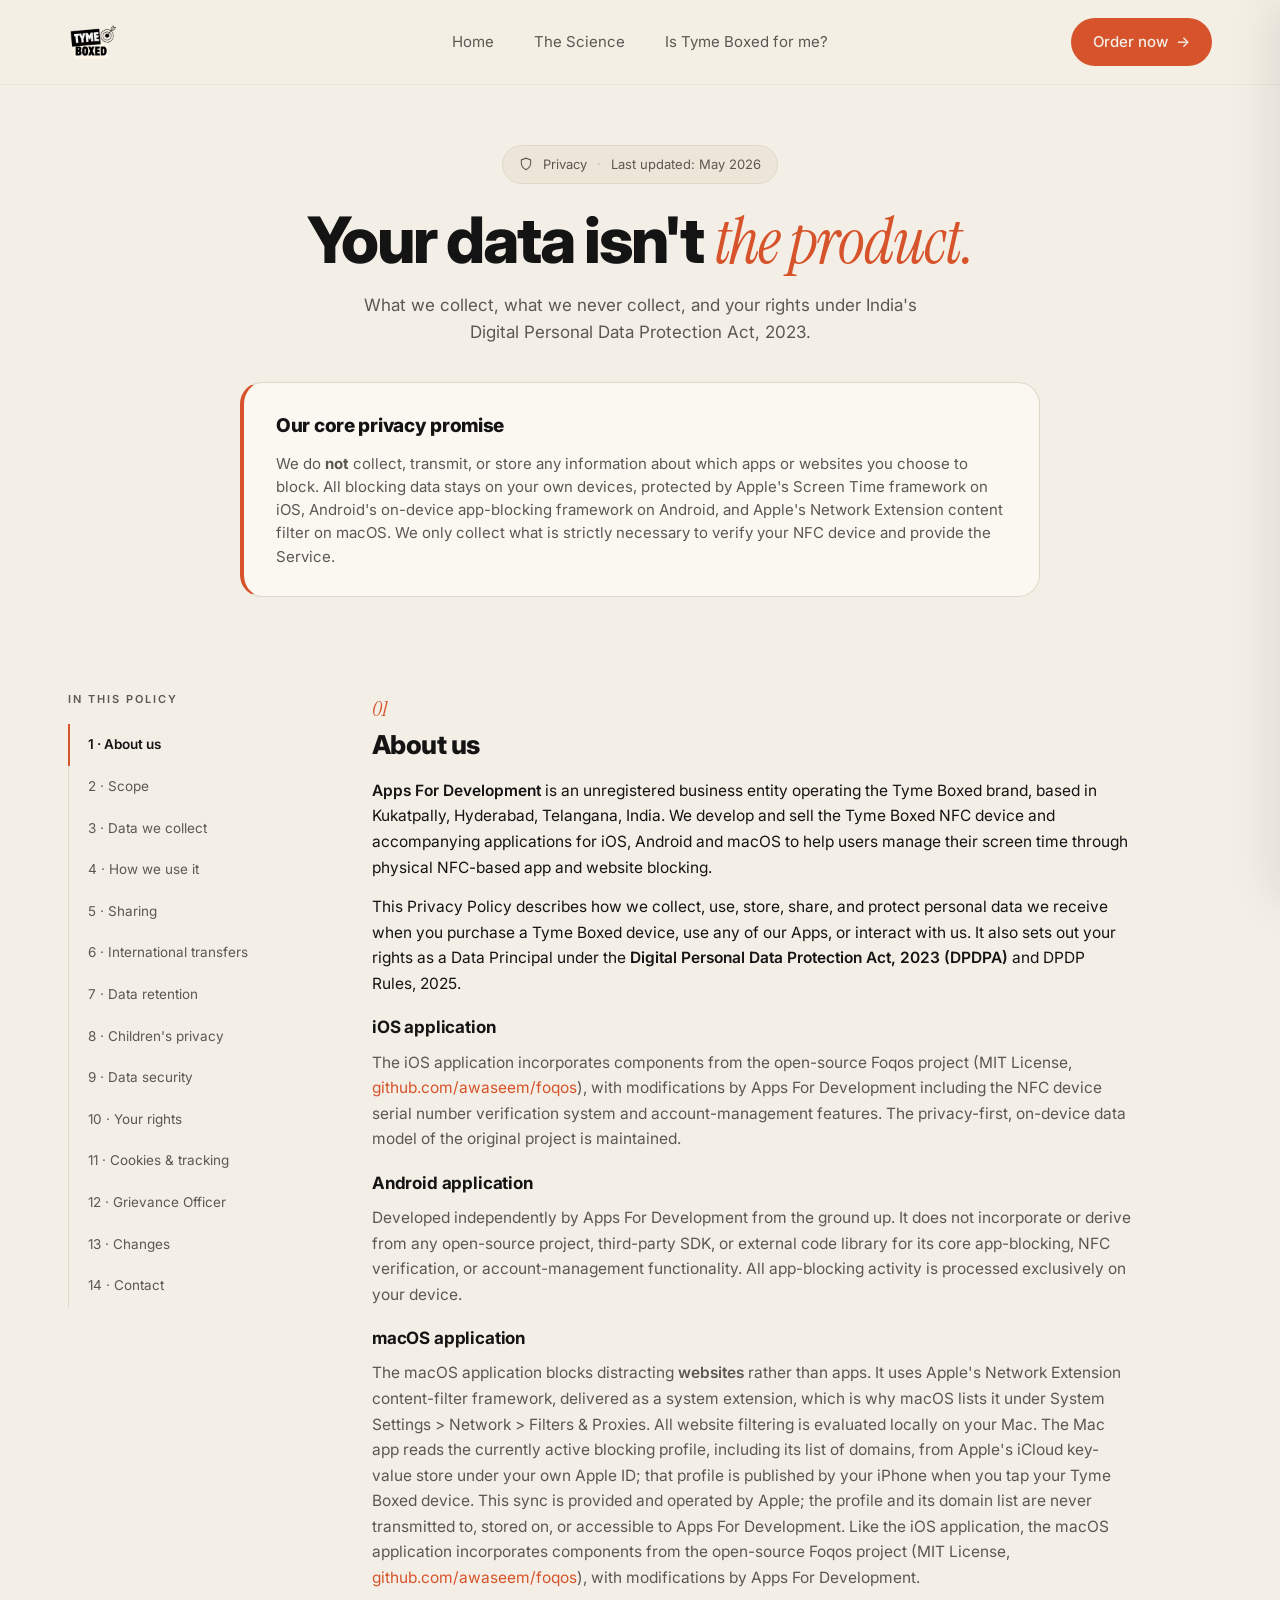
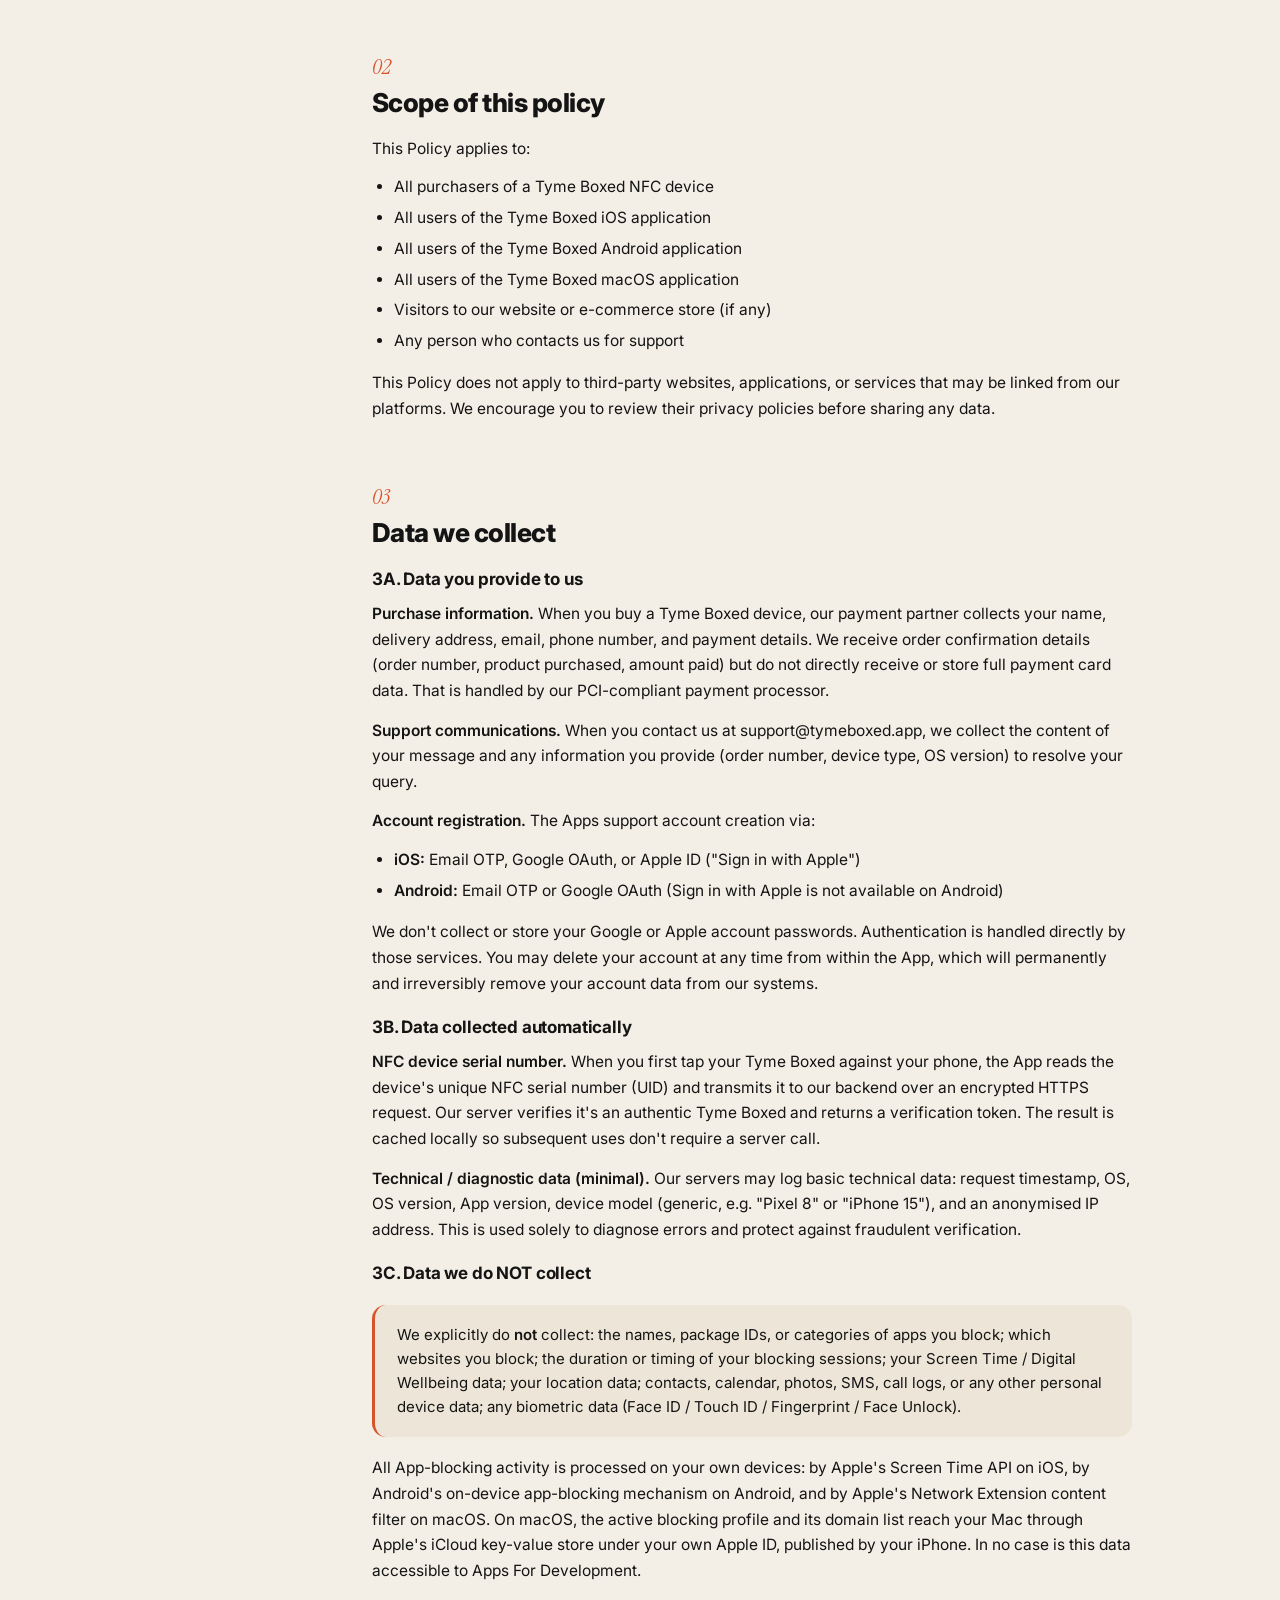
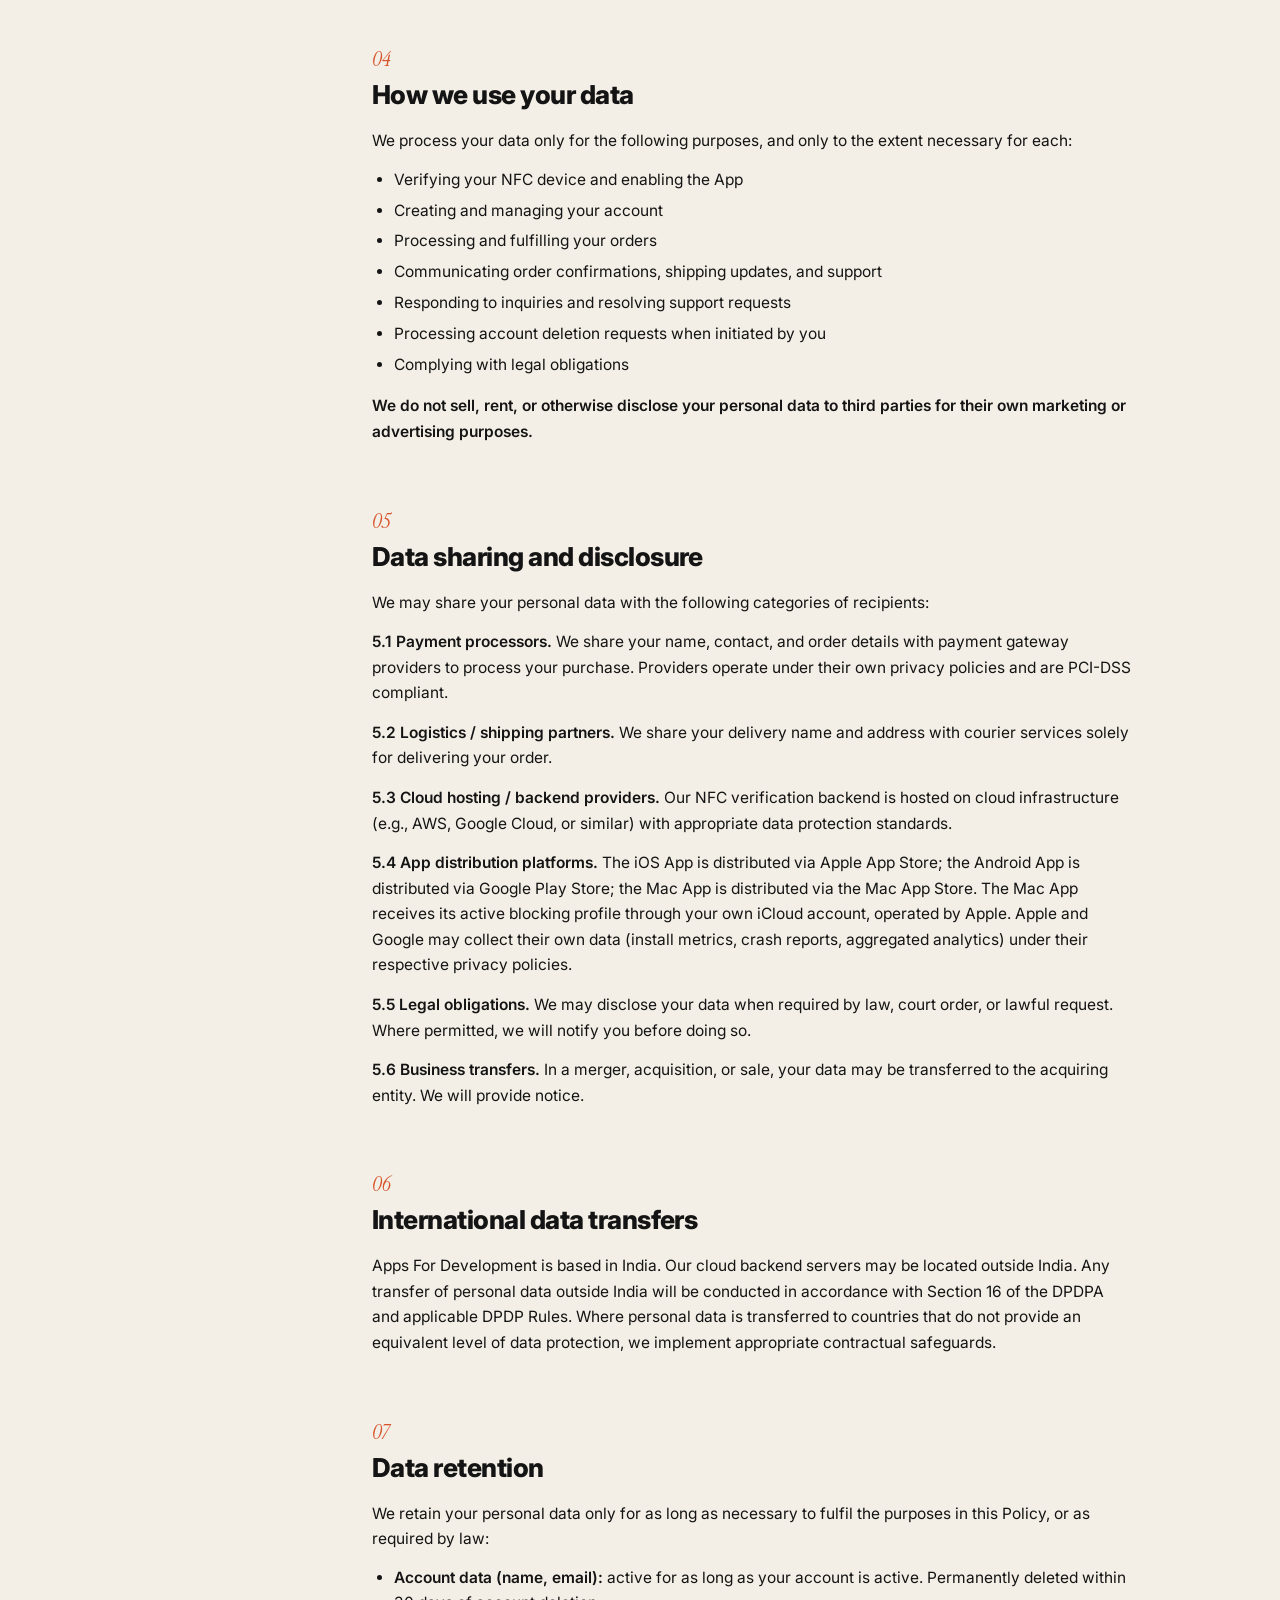
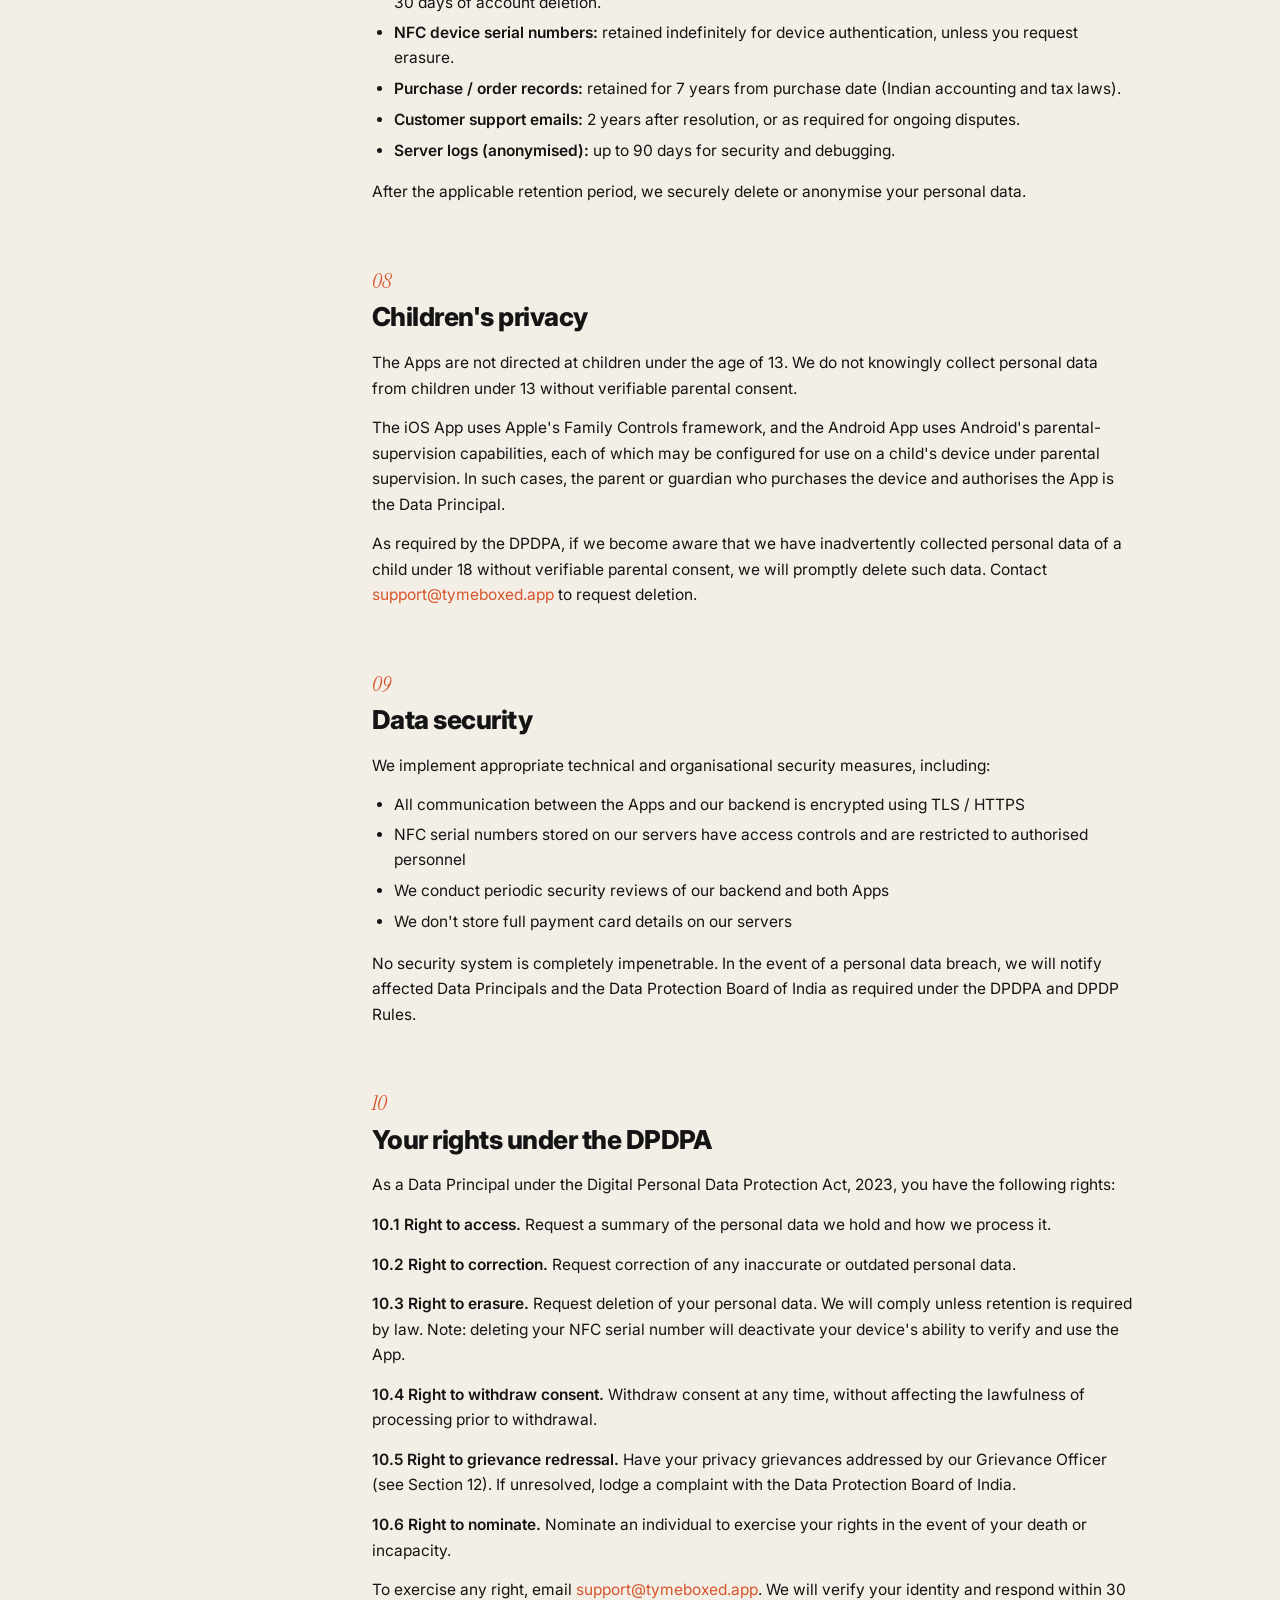
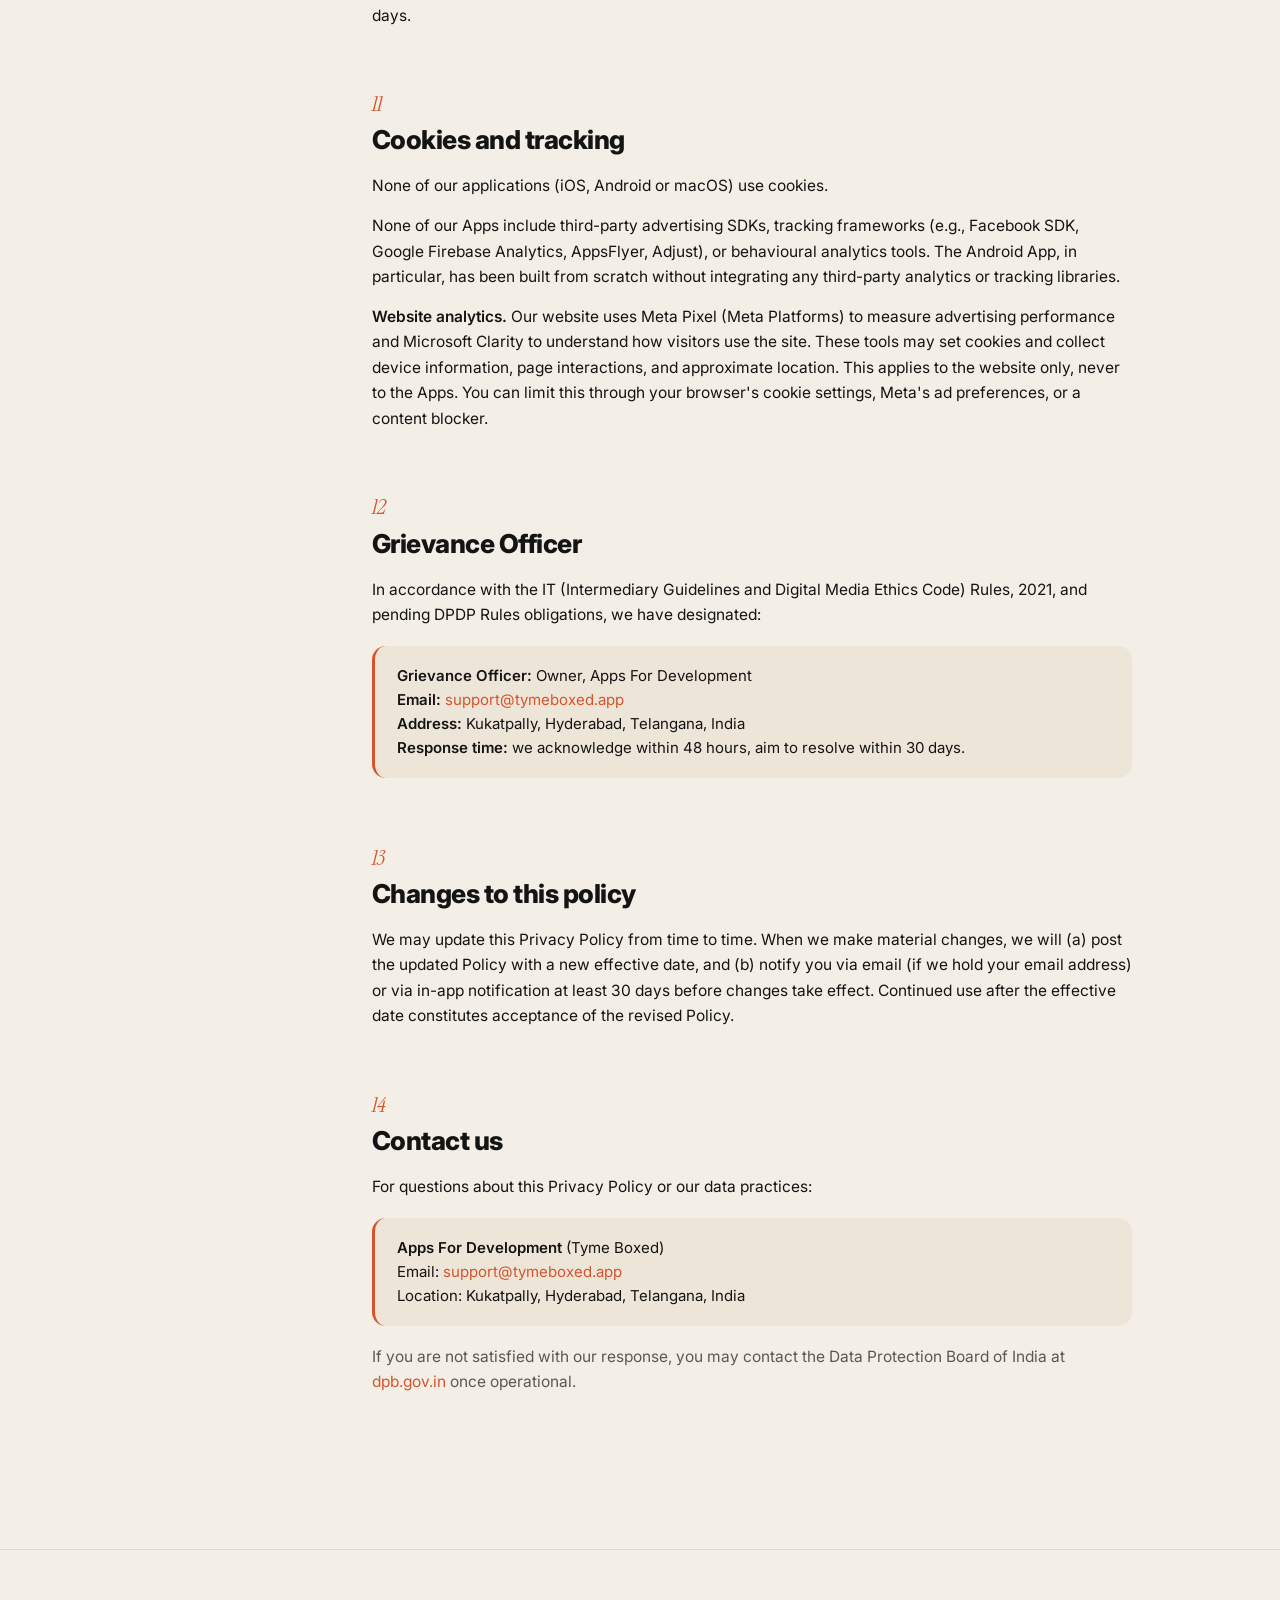
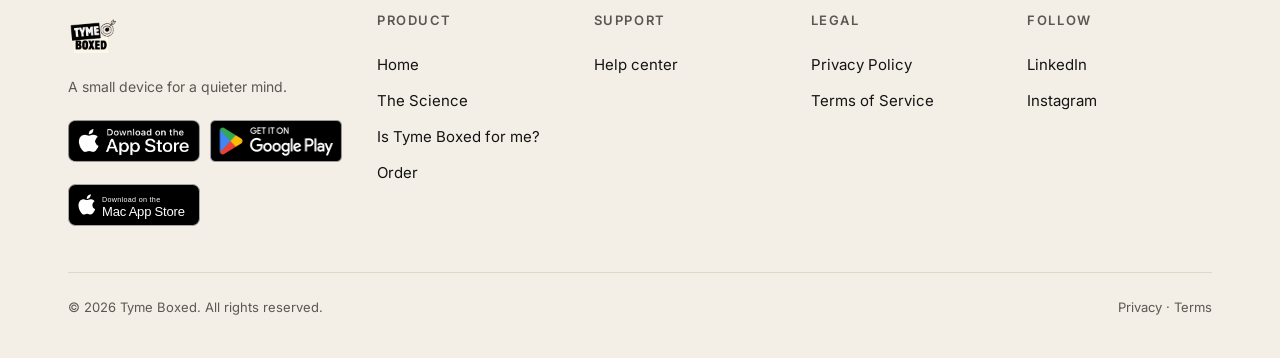
<file: privacy.html>
<!DOCTYPE html>
<html lang="en">
<head>
<script>
!function(f,b,e,v,n,t,s)
{if(f.fbq)return;n=f.fbq=function(){n.callMethod?
n.callMethod.apply(n,arguments):n.queue.push(arguments)};
if(!f._fbq)f._fbq=n;n.push=n;n.loaded=!0;n.version='2.0';
n.queue=[];t=b.createElement(e);t.async=!0;
t.src=v;s=b.getElementsByTagName(e)[0];
s.parentNode.insertBefore(t,s)}(window, document,'script',
'https://connect.facebook.net/en_US/fbevents.js');
fbq('init', '36986414434290717');
fbq('track', 'PageView');
</script>
<noscript><img height="1" width="1" style="display:none"
src="https://www.facebook.com/tr?id=36986414434290717&ev=PageView&noscript=1"
/></noscript>
<meta charset="UTF-8">
<meta name="viewport" content="width=device-width, initial-scale=1.0, viewport-fit=cover">
<link rel="icon" href="images/B11-small.png" type="image/png">
<link rel="apple-touch-icon" href="images/B11-touch.png">
<title>Privacy Policy · Tyme Boxed</title>
<meta name="theme-color" content="#F4EFE6">
<meta name="description" content="How Tyme Boxed handles your data. What we collect, what we don't, and your rights under the DPDPA, 2023.">
<link rel="preconnect" href="https://www.clarity.ms">
<script type="text/javascript">
(function(c,l,a,r,i,t,y){
  c[a]=c[a]||function(){(c[a].q=c[a].q||[]).push(arguments)};
  t=l.createElement(r);t.async=1;t.src="https://www.clarity.ms/tag/"+i;
  y=l.getElementsByTagName(r)[0];y.parentNode.insertBefore(t,y);
})(window,document,"clarity","script","w3uyp057u9");
</script>
<link rel="preconnect" href="https://fonts.googleapis.com">
<link rel="preconnect" href="https://fonts.gstatic.com" crossorigin>
<link href="https://fonts.googleapis.com/css2?family=Instrument+Serif:ital@0;1&family=Inter:wght@400;500;600;700;800&display=swap" rel="stylesheet">
<link rel="stylesheet" href="cart-fab.css">
<style>
  :root {
    --bg:        #F4EFE6;
    --bg-warm:   #EDE6D8;
    --bg-card:   #FBF8F2;
    --ink:       #141414;
    --ink-soft:  #5C5752;
    --line:      #E0D8C7;
    --accent:    #D6532B;
    --accent-d:  #B8431F;
    --green:     #2F6B3D;
  }
  * { box-sizing: border-box; margin: 0; padding: 0; }
  html { scroll-behavior: smooth; -webkit-font-smoothing: antialiased; overflow-x: clip; }
  body {
    background: var(--bg);
    color: var(--ink);
    font-family: 'Inter', system-ui, -apple-system, sans-serif;
    font-size: 16px; line-height: 1.6;
    overflow-x: clip;
  }
  .container { max-width: 1200px; margin: 0 auto; padding: 0 28px; }
  a { color: inherit; text-decoration: none; }

  /* Nav */
  nav {
    position: sticky; top: 0; z-index: 50;
    background: rgba(244,239,230,0.85);
    backdrop-filter: saturate(180%) blur(12px);
    -webkit-backdrop-filter: saturate(180%) blur(12px);
    border-bottom: 1px solid rgba(0,0,0,0.04);
  }
  .nav-inner {
    display: grid; grid-template-columns: 1fr auto 1fr;
    align-items: center; padding: 16px 28px; max-width: 1200px; margin: 0 auto;
  }
  .logo {
    justify-self: start;
    display: inline-flex;
    align-items: center;
    flex-shrink: 0;
    line-height: 0;
  }
  .logo img {
    height: 52px;
    width: auto;
    display: block;
  }
  .nav-links {
    justify-self: center;
    display: flex; gap: 40px; align-items: center;
    font-size: 15px; color: var(--ink-soft); white-space: nowrap;
  }
  .nav-links a:hover { color: var(--ink); }
  .nav-links a.active { color: var(--ink); font-weight: 500; }
  .nav-actions {
    justify-self: end;
    display: flex; align-items: center; gap: 10px; flex-shrink: 0;
  }
  .btn {
    display: inline-flex; align-items: center; gap: 8px;
    background: var(--ink); color: var(--bg);
    padding: 12px 22px; border-radius: 999px;
    font-weight: 500; font-size: 15px;
    transition: transform .15s ease, background .15s ease;
  }
  .btn:hover { background: var(--accent); transform: translateY(-1px); }
  .btn.share {
    background: var(--accent);
    color: var(--bg);
    font-weight: 500;
    border: 0; cursor: pointer; font-family: inherit;
  }
  .btn.share:hover {
    background: var(--accent-d);
    transform: translateY(-1px);
  }
  .btn.share svg { width: 16px; height: 16px; }

  /* Hero */
  .hero { padding: 60px 0 30px; text-align: center; }
  .meta-pill {
    display: inline-flex; align-items: center; gap: 10px;
    padding: 8px 16px;
    background: var(--bg-warm); border: 1px solid var(--line);
    border-radius: 999px; font-size: 13px; color: var(--ink-soft);
    margin-bottom: 24px;
  }
  .meta-pill svg { width: 14px; height: 14px; }
  h1.display {
    font-family: 'Inter', sans-serif; font-weight: 800;
    font-size: clamp(40px, 5.4vw, 64px);
    line-height: 1.0; letter-spacing: -0.035em;
    margin: 0 auto 18px; max-width: 800px;
  }
  h1.display .ital {
    font-family: 'Instrument Serif', serif; font-style: italic; font-weight: 400;
    color: var(--accent); letter-spacing: -0.02em;
  }
  .hero-sub { font-size: 17px; color: var(--ink-soft); max-width: 580px; margin: 0 auto; }

  /* Promise card - only on privacy/terms hero area */
  .promise {
    max-width: 800px; margin: 36px auto 0;
    padding: 28px 32px;
    background: var(--bg-card); border-radius: 22px;
    border: 1px solid var(--line);
    border-left: 4px solid var(--accent);
    text-align: left;
  }
  .promise h3 {
    font-family: 'Inter', sans-serif; font-weight: 800;
    font-size: 19px; letter-spacing: -0.015em; margin-bottom: 10px;
  }
  .promise p { color: var(--ink-soft); font-size: 15px; line-height: 1.55; }

  /* Page layout: sidebar + content */
  .page-wrap {
    display: grid;
    grid-template-columns: 240px 1fr;
    gap: 64px;
    max-width: 1200px; margin: 60px auto 0; padding: 0 28px;
  }
  .sidebar {
    position: sticky; top: 100px;
    align-self: start;
    padding-top: 4px;
    min-width: 0;
    max-height: calc(100vh - 130px);
    overflow-y: auto;
  }
  .sidebar::-webkit-scrollbar { width: 4px; }
  .sidebar::-webkit-scrollbar-thumb { background: var(--line); border-radius: 2px; }
  .sidebar-label {
    font-size: 11px; letter-spacing: 0.18em; text-transform: uppercase;
    color: var(--ink-soft); font-weight: 600; margin-bottom: 16px;
  }
  .sidebar-list {
    list-style: none; padding: 0; margin: 0;
    border-left: 1px solid var(--line);
  }
  .sidebar-list a {
    display: block;
    padding: 10px 0 10px 18px;
    margin-left: -1px;
    font-size: 13.5px; color: var(--ink-soft);
    border-left: 2px solid transparent;
    transition: color .15s ease, border-color .15s ease;
  }
  .sidebar-list a:hover { color: var(--ink); }
  .sidebar-list a.active {
    color: var(--ink); border-left-color: var(--accent);
    font-weight: 600;
  }

  /* Article */
  article { padding-top: 4px; padding-bottom: 80px; max-width: 760px; min-width: 0; }
  .section { padding-top: 44px; }
  .section:first-of-type { padding-top: 0; }
  .s-num {
    font-family: 'Instrument Serif', serif; font-style: italic;
    color: var(--accent); font-size: 22px;
    margin-bottom: 4px; display: block; font-weight: 400;
  }
  h2.s-title {
    font-family: 'Inter', sans-serif; font-weight: 800;
    font-size: 26px; letter-spacing: -0.02em; line-height: 1.15;
    margin-bottom: 18px;
  }
  article p {
    margin-bottom: 14px; color: var(--ink);
    font-size: 15.5px; line-height: 1.65;
  }
  article p.muted { color: var(--ink-soft); }
  article strong { font-weight: 600; }
  article ul { margin: 0 0 16px 0; padding-left: 22px; }
  article ul li { margin-bottom: 6px; font-size: 15.5px; line-height: 1.6; color: var(--ink); }
  article a.inline { color: var(--accent); border-bottom: 1px solid transparent; transition: border-color .15s; }
  article a.inline:hover { border-color: var(--accent); }
  article h3.sub {
    font-family: 'Inter', sans-serif; font-weight: 700;
    font-size: 17px; letter-spacing: -0.01em;
    margin: 18px 0 8px;
  }

  /* Highlight block (do NOT collect, etc.) */
  .callout {
    background: var(--bg-warm); border-radius: 14px;
    padding: 18px 22px;
    margin: 18px 0;
    border-left: 3px solid var(--accent);
    font-size: 15px;
  }

  /* Footer */
  footer { padding: 60px 0 40px; border-top: 1px solid var(--line); margin-top: 60px; }
  .foot-grid {
    display: grid; grid-template-columns: 1.5fr 1fr 1fr 1fr 1fr; gap: 32px;
  }
  .foot-grid h5 { font-size: 13px; text-transform: uppercase; letter-spacing: 0.12em; color: var(--ink-soft); margin-bottom: 16px; font-weight: 600; }
  .foot-grid a { display: block; padding: 6px 0; font-size: 15px; color: var(--ink); }
  .foot-grid a:hover { color: var(--accent); }
  .foot-grid .logo { display: flex; }
  .foot-bottom {
    margin-top: 40px; padding-top: 24px; border-top: 1px solid var(--line);
    display: flex; justify-content: space-between; align-items: center;
    font-size: 13px; color: var(--ink-soft); flex-wrap: wrap; gap: 12px;
  }
  .store-badges { display: flex; flex-wrap: wrap; gap: 10px; margin-top: 16px; }
  .app-badge { display: inline-block; }
  .app-badge img { width: 132px; height: 42px; display: block; }
  .muted { color: var(--ink-soft); }

  /* Mobile */
  @media (max-width: 880px) {
    .container { padding: 0 20px; }
    .nav-links { display: none; }
    .nav-inner { display: flex; justify-content: space-between; padding: 12px 18px; }
    .logo img { height: 40px; }
    .btn { padding: 9px 16px; font-size: 13px; }
    .hero { padding: 32px 0 22px; }
    h1.display { font-size: 36px; }
    .hero-sub { font-size: 15px; padding: 0 4px; }
    .promise { margin-top: 26px; padding: 22px 22px; border-radius: 18px; }
    .promise h3 { font-size: 17px; }
    .promise p { font-size: 14px; }
    .page-wrap {
      grid-template-columns: 1fr; gap: 0;
      padding: 0 20px;
      margin-top: 36px;
    }
    .sidebar {
      position: static; max-height: none; overflow: visible;
      margin-bottom: 28px;
      padding: 16px;
      background: var(--bg-warm);
      border-radius: 16px;
    }
    .sidebar-label { margin-bottom: 10px; font-size: 11px; }
    .sidebar-list {
      display: flex; flex-direction: column; gap: 4px;
      border-left: 0;
    }
    .sidebar-list a {
      padding: 11px 14px;
      font-size: 12.5px;
      min-height: 44px; display: flex; align-items: center;
      border-left: 0;
      background: var(--bg-card); border: 1px solid var(--line);
      border-radius: 999px;
      text-align: left;
    }
    .sidebar-list a.active {
      background: var(--ink); color: var(--bg-card); border-color: var(--ink);
    }
    article { padding-bottom: 60px; }
    .section { padding-top: 36px; }
    .s-num { font-size: 18px; }
    h2.s-title { font-size: 22px; margin-bottom: 14px; }
    article p, article ul li { font-size: 15px; }
    .foot-grid { grid-template-columns: 1fr 1fr; gap: 28px; }
  }
  @media (max-width: 380px) {
    .container { padding: 0 16px; }
    .nav-inner { padding: 11px 16px; }
    h1.display { font-size: 32px; }
    .foot-grid { grid-template-columns: 1fr; gap: 24px; }
  }
  @media (min-width: 881px) { .menu-toggle { display: none; } }
  @media (max-width: 880px) { .menu-toggle { display: flex; } }
  .menu-toggle { background: none; border: none; cursor: pointer; width: 40px; height: 40px; flex-direction: column; justify-content: center; align-items: center; gap: 5px; padding: 8px; flex-shrink: 0; }
  .menu-toggle span { display: block; width: 20px; height: 2px; background: var(--ink); border-radius: 2px; }
  .mobile-menu-backdrop { position: fixed; inset: 0; background: rgba(0,0,0,0.3); z-index: 99; opacity: 0; pointer-events: none; transition: opacity .35s ease; }
  .mobile-menu-backdrop.open { opacity: 1; pointer-events: auto; }
  .mobile-menu { position: fixed; top: 0; right: 0; bottom: 0; width: min(320px, 82vw); background: var(--bg); z-index: 100; transform: translateX(100%); transition: transform .35s cubic-bezier(.4,0,.2,1); display: flex; flex-direction: column; box-shadow: -10px 0 40px rgba(0,0,0,0.08); }
  .mobile-menu.open { transform: translateX(0); }
  .mobile-menu-header { display: flex; justify-content: space-between; align-items: center; padding: 16px 22px; border-bottom: 1px solid var(--line); }
  .menu-close { background: none; border: none; cursor: pointer; font-size: 28px; color: var(--ink); width: 40px; height: 40px; display: grid; place-items: center; }
  .mobile-menu-links { padding: 32px 22px; display: flex; flex-direction: column; gap: 4px; flex: 1; }
  .mobile-menu-links a { font-size: 18px; font-weight: 500; padding: 14px 0; color: var(--ink); border-bottom: 1px solid var(--line); transition: color .15s; }
  .mobile-menu-links a:last-child { border-bottom: none; }
  .mobile-menu-links a:hover { color: var(--accent); }
</style>
</head>
<body>

<nav>
  <div class="nav-inner">
    <a href="index.html" class="logo"><img src="images/B1-nav.png" alt="Tyme Boxed" /></a>
    <div class="nav-links">
      <a href="index.html">Home</a>
      <a href="science.html">The Science</a>
      <a href="quiz.html">Is Tyme Boxed for me?</a>
    </div>
    <div class="nav-actions">
      <a href="preorder.html" class="btn share">Order now <span class="arrow">→</span></a>
      <button class="menu-toggle" type="button" aria-label="Open menu" aria-expanded="false" aria-controls="mobileMenu"><span></span><span></span><span></span></button>
    </div>
  </div>
</nav>

<div class="mobile-menu-backdrop" id="menuBackdrop"></div>
<div class="mobile-menu" id="mobileMenu">
  <div class="mobile-menu-header">
    <a href="index.html" class="logo"><img src="images/B1-nav.png" alt="Tyme Boxed" /></a>
    <button class="menu-close" aria-label="Close menu">×</button>
  </div>
  <div class="mobile-menu-links">
    <a href="index.html">Home</a>
    <a href="science.html">The Science</a>
    <a href="quiz.html">Is Tyme Boxed for me?</a>
    <a href="preorder.html">Order now</a>
    <a href="support.html">Help center</a>
  </div>
</div>

<header class="hero">
  <div class="container">
    <div class="meta-pill">
      <svg viewBox="0 0 24 24" fill="none" stroke="currentColor" stroke-width="1.8"><path d="M12 22s8-4 8-12V5l-8-3-8 3v5c0 8 8 12 8 12z"/></svg>
      <span>Privacy</span>
      <span style="opacity:0.35">·</span>
      <span>Last updated: May 2026</span>
    </div>
    <h1 class="display">Your data isn't <span class="ital">the product.</span></h1>
    <p class="hero-sub">What we collect, what we never collect, and your rights under India's Digital Personal Data Protection Act, 2023.</p>

    <div class="promise">
      <h3>Our core privacy promise</h3>
      <p>We do <strong>not</strong> collect, transmit, or store any information about which apps or websites you choose to block. All blocking data stays on your own devices, protected by Apple's Screen Time framework on iOS, Android's on-device app-blocking framework on Android, and Apple's Network Extension content filter on macOS. We only collect what is strictly necessary to verify your NFC device and provide the Service.</p>
    </div>
  </div>
</header>

<div class="page-wrap">

  <aside class="sidebar">
    <div class="sidebar-label">In this policy</div>
    <ul class="sidebar-list">
      <li><a href="#about" data-target="about" class="active">1 · About us</a></li>
      <li><a href="#scope" data-target="scope">2 · Scope</a></li>
      <li><a href="#data" data-target="data">3 · Data we collect</a></li>
      <li><a href="#use" data-target="use">4 · How we use it</a></li>
      <li><a href="#sharing" data-target="sharing">5 · Sharing</a></li>
      <li><a href="#transfers" data-target="transfers">6 · International transfers</a></li>
      <li><a href="#retention" data-target="retention">7 · Data retention</a></li>
      <li><a href="#children" data-target="children">8 · Children's privacy</a></li>
      <li><a href="#security" data-target="security">9 · Data security</a></li>
      <li><a href="#rights" data-target="rights">10 · Your rights</a></li>
      <li><a href="#cookies" data-target="cookies">11 · Cookies &amp; tracking</a></li>
      <li><a href="#officer" data-target="officer">12 · Grievance Officer</a></li>
      <li><a href="#changes" data-target="changes">13 · Changes</a></li>
      <li><a href="#contact" data-target="contact">14 · Contact</a></li>
    </ul>
  </aside>

  <article>

    <section class="section" id="about">
      <span class="s-num">01</span>
      <h2 class="s-title">About us</h2>
      <p><strong>Apps For Development</strong> is an unregistered business entity operating the Tyme Boxed brand, based in Kukatpally, Hyderabad, Telangana, India. We develop and sell the Tyme Boxed NFC device and accompanying applications for iOS, Android and macOS to help users manage their screen time through physical NFC-based app and website blocking.</p>
      <p>This Privacy Policy describes how we collect, use, store, share, and protect personal data we receive when you purchase a Tyme Boxed device, use any of our Apps, or interact with us. It also sets out your rights as a Data Principal under the <strong>Digital Personal Data Protection Act, 2023 (DPDPA)</strong> and DPDP Rules, 2025.</p>
      <h3 class="sub">iOS application</h3>
      <p class="muted">The iOS application incorporates components from the open-source Foqos project (MIT License, <a class="inline" href="https://github.com/awaseem/foqos">github.com/awaseem/foqos</a>), with modifications by Apps For Development including the NFC device serial number verification system and account-management features. The privacy-first, on-device data model of the original project is maintained.</p>
      <h3 class="sub">Android application</h3>
      <p class="muted">Developed independently by Apps For Development from the ground up. It does not incorporate or derive from any open-source project, third-party SDK, or external code library for its core app-blocking, NFC verification, or account-management functionality. All app-blocking activity is processed exclusively on your device.</p>
      <h3 class="sub">macOS application</h3>
      <p class="muted">The macOS application blocks distracting <strong>websites</strong> rather than apps. It uses Apple's Network Extension content-filter framework, delivered as a system extension, which is why macOS lists it under System Settings &gt; Network &gt; Filters &amp; Proxies. All website filtering is evaluated locally on your Mac. The Mac app reads the currently active blocking profile, including its list of domains, from Apple's iCloud key-value store under your own Apple ID; that profile is published by your iPhone when you tap your Tyme Boxed device. This sync is provided and operated by Apple; the profile and its domain list are never transmitted to, stored on, or accessible to Apps For Development. Like the iOS application, the macOS application incorporates components from the open-source Foqos project (MIT License, <a class="inline" href="https://github.com/awaseem/foqos">github.com/awaseem/foqos</a>), with modifications by Apps For Development.</p>
    </section>

    <section class="section" id="scope">
      <span class="s-num">02</span>
      <h2 class="s-title">Scope of this policy</h2>
      <p>This Policy applies to:</p>
      <ul>
        <li>All purchasers of a Tyme Boxed NFC device</li>
        <li>All users of the Tyme Boxed iOS application</li>
        <li>All users of the Tyme Boxed Android application</li>
        <li>All users of the Tyme Boxed macOS application</li>
        <li>Visitors to our website or e-commerce store (if any)</li>
        <li>Any person who contacts us for support</li>
      </ul>
      <p>This Policy does not apply to third-party websites, applications, or services that may be linked from our platforms. We encourage you to review their privacy policies before sharing any data.</p>
    </section>

    <section class="section" id="data">
      <span class="s-num">03</span>
      <h2 class="s-title">Data we collect</h2>

      <h3 class="sub">3A. Data you provide to us</h3>
      <p><strong>Purchase information.</strong> When you buy a Tyme Boxed device, our payment partner collects your name, delivery address, email, phone number, and payment details. We receive order confirmation details (order number, product purchased, amount paid) but do not directly receive or store full payment card data. That is handled by our PCI-compliant payment processor.</p>
      <p><strong>Support communications.</strong> When you contact us at support@tymeboxed.app, we collect the content of your message and any information you provide (order number, device type, OS version) to resolve your query.</p>
      <p><strong>Account registration.</strong> The Apps support account creation via:</p>
      <ul>
        <li><strong>iOS:</strong> Email OTP, Google OAuth, or Apple ID ("Sign in with Apple")</li>
        <li><strong>Android:</strong> Email OTP or Google OAuth (Sign in with Apple is not available on Android)</li>
      </ul>
      <p>We don't collect or store your Google or Apple account passwords. Authentication is handled directly by those services. You may delete your account at any time from within the App, which will permanently and irreversibly remove your account data from our systems.</p>

      <h3 class="sub">3B. Data collected automatically</h3>
      <p><strong>NFC device serial number.</strong> When you first tap your Tyme Boxed against your phone, the App reads the device's unique NFC serial number (UID) and transmits it to our backend over an encrypted HTTPS request. Our server verifies it's an authentic Tyme Boxed and returns a verification token. The result is cached locally so subsequent uses don't require a server call.</p>
      <p><strong>Technical / diagnostic data (minimal).</strong> Our servers may log basic technical data: request timestamp, OS, OS version, App version, device model (generic, e.g. "Pixel 8" or "iPhone 15"), and an anonymised IP address. This is used solely to diagnose errors and protect against fraudulent verification.</p>

      <h3 class="sub">3C. Data we do NOT collect</h3>
      <div class="callout">
        We explicitly do <strong>not</strong> collect: the names, package IDs, or categories of apps you block; which websites you block; the duration or timing of your blocking sessions; your Screen Time / Digital Wellbeing data; your location data; contacts, calendar, photos, SMS, call logs, or any other personal device data; any biometric data (Face ID / Touch ID / Fingerprint / Face Unlock).
      </div>
      <p>All App-blocking activity is processed on your own devices: by Apple's Screen Time API on iOS, by Android's on-device app-blocking mechanism on Android, and by Apple's Network Extension content filter on macOS. On macOS, the active blocking profile and its domain list reach your Mac through Apple's iCloud key-value store under your own Apple ID, published by your iPhone. In no case is this data accessible to Apps For Development.</p>
    </section>

    <section class="section" id="use">
      <span class="s-num">04</span>
      <h2 class="s-title">How we use your data</h2>
      <p>We process your data only for the following purposes, and only to the extent necessary for each:</p>
      <ul>
        <li>Verifying your NFC device and enabling the App</li>
        <li>Creating and managing your account</li>
        <li>Processing and fulfilling your orders</li>
        <li>Communicating order confirmations, shipping updates, and support</li>
        <li>Responding to inquiries and resolving support requests</li>
        <li>Processing account deletion requests when initiated by you</li>
        <li>Complying with legal obligations</li>
      </ul>
      <p><strong>We do not sell, rent, or otherwise disclose your personal data to third parties for their own marketing or advertising purposes.</strong></p>
    </section>

    <section class="section" id="sharing">
      <span class="s-num">05</span>
      <h2 class="s-title">Data sharing and disclosure</h2>
      <p>We may share your personal data with the following categories of recipients:</p>
      <p><strong>5.1 Payment processors.</strong> We share your name, contact, and order details with payment gateway providers to process your purchase. Providers operate under their own privacy policies and are PCI-DSS compliant.</p>
      <p><strong>5.2 Logistics / shipping partners.</strong> We share your delivery name and address with courier services solely for delivering your order.</p>
      <p><strong>5.3 Cloud hosting / backend providers.</strong> Our NFC verification backend is hosted on cloud infrastructure (e.g., AWS, Google Cloud, or similar) with appropriate data protection standards.</p>
      <p><strong>5.4 App distribution platforms.</strong> The iOS App is distributed via Apple App Store; the Android App is distributed via Google Play Store; the Mac App is distributed via the Mac App Store. The Mac App receives its active blocking profile through your own iCloud account, operated by Apple. Apple and Google may collect their own data (install metrics, crash reports, aggregated analytics) under their respective privacy policies.</p>
      <p><strong>5.5 Legal obligations.</strong> We may disclose your data when required by law, court order, or lawful request. Where permitted, we will notify you before doing so.</p>
      <p><strong>5.6 Business transfers.</strong> In a merger, acquisition, or sale, your data may be transferred to the acquiring entity. We will provide notice.</p>
    </section>

    <section class="section" id="transfers">
      <span class="s-num">06</span>
      <h2 class="s-title">International data transfers</h2>
      <p>Apps For Development is based in India. Our cloud backend servers may be located outside India. Any transfer of personal data outside India will be conducted in accordance with Section 16 of the DPDPA and applicable DPDP Rules. Where personal data is transferred to countries that do not provide an equivalent level of data protection, we implement appropriate contractual safeguards.</p>
    </section>

    <section class="section" id="retention">
      <span class="s-num">07</span>
      <h2 class="s-title">Data retention</h2>
      <p>We retain your personal data only for as long as necessary to fulfil the purposes in this Policy, or as required by law:</p>
      <ul>
        <li><strong>Account data (name, email):</strong> active for as long as your account is active. Permanently deleted within 30 days of account deletion.</li>
        <li><strong>NFC device serial numbers:</strong> retained indefinitely for device authentication, unless you request erasure.</li>
        <li><strong>Purchase / order records:</strong> retained for 7 years from purchase date (Indian accounting and tax laws).</li>
        <li><strong>Customer support emails:</strong> 2 years after resolution, or as required for ongoing disputes.</li>
        <li><strong>Server logs (anonymised):</strong> up to 90 days for security and debugging.</li>
      </ul>
      <p>After the applicable retention period, we securely delete or anonymise your personal data.</p>
    </section>

    <section class="section" id="children">
      <span class="s-num">08</span>
      <h2 class="s-title">Children's privacy</h2>
      <p>The Apps are not directed at children under the age of 13. We do not knowingly collect personal data from children under 13 without verifiable parental consent.</p>
      <p>The iOS App uses Apple's Family Controls framework, and the Android App uses Android's parental-supervision capabilities, each of which may be configured for use on a child's device under parental supervision. In such cases, the parent or guardian who purchases the device and authorises the App is the Data Principal.</p>
      <p>As required by the DPDPA, if we become aware that we have inadvertently collected personal data of a child under 18 without verifiable parental consent, we will promptly delete such data. Contact <a class="inline" href="mailto:support@tymeboxed.app">support@tymeboxed.app</a> to request deletion.</p>
    </section>

    <section class="section" id="security">
      <span class="s-num">09</span>
      <h2 class="s-title">Data security</h2>
      <p>We implement appropriate technical and organisational security measures, including:</p>
      <ul>
        <li>All communication between the Apps and our backend is encrypted using TLS / HTTPS</li>
        <li>NFC serial numbers stored on our servers have access controls and are restricted to authorised personnel</li>
        <li>We conduct periodic security reviews of our backend and both Apps</li>
        <li>We don't store full payment card details on our servers</li>
      </ul>
      <p>No security system is completely impenetrable. In the event of a personal data breach, we will notify affected Data Principals and the Data Protection Board of India as required under the DPDPA and DPDP Rules.</p>
    </section>

    <section class="section" id="rights">
      <span class="s-num">10</span>
      <h2 class="s-title">Your rights under the DPDPA</h2>
      <p>As a Data Principal under the Digital Personal Data Protection Act, 2023, you have the following rights:</p>
      <p><strong>10.1 Right to access.</strong> Request a summary of the personal data we hold and how we process it.</p>
      <p><strong>10.2 Right to correction.</strong> Request correction of any inaccurate or outdated personal data.</p>
      <p><strong>10.3 Right to erasure.</strong> Request deletion of your personal data. We will comply unless retention is required by law. Note: deleting your NFC serial number will deactivate your device's ability to verify and use the App.</p>
      <p><strong>10.4 Right to withdraw consent.</strong> Withdraw consent at any time, without affecting the lawfulness of processing prior to withdrawal.</p>
      <p><strong>10.5 Right to grievance redressal.</strong> Have your privacy grievances addressed by our Grievance Officer (see Section 12). If unresolved, lodge a complaint with the Data Protection Board of India.</p>
      <p><strong>10.6 Right to nominate.</strong> Nominate an individual to exercise your rights in the event of your death or incapacity.</p>
      <p>To exercise any right, email <a class="inline" href="mailto:support@tymeboxed.app">support@tymeboxed.app</a>. We will verify your identity and respond within 30 days.</p>
    </section>

    <section class="section" id="cookies">
      <span class="s-num">11</span>
      <h2 class="s-title">Cookies and tracking</h2>
      <p>None of our applications (iOS, Android or macOS) use cookies.</p>
      <p>None of our Apps include third-party advertising SDKs, tracking frameworks (e.g., Facebook SDK, Google Firebase Analytics, AppsFlyer, Adjust), or behavioural analytics tools. The Android App, in particular, has been built from scratch without integrating any third-party analytics or tracking libraries.</p>
      <p><strong>Website analytics.</strong> Our website uses Meta Pixel (Meta Platforms) to measure advertising performance and Microsoft Clarity to understand how visitors use the site. These tools may set cookies and collect device information, page interactions, and approximate location. This applies to the website only, never to the Apps. You can limit this through your browser's cookie settings, Meta's ad preferences, or a content blocker.</p>
    </section>

    <section class="section" id="officer">
      <span class="s-num">12</span>
      <h2 class="s-title">Grievance Officer</h2>
      <p>In accordance with the IT (Intermediary Guidelines and Digital Media Ethics Code) Rules, 2021, and pending DPDP Rules obligations, we have designated:</p>
      <div class="callout">
        <strong>Grievance Officer:</strong> Owner, Apps For Development<br>
        <strong>Email:</strong> <a class="inline" href="mailto:support@tymeboxed.app">support@tymeboxed.app</a><br>
        <strong>Address:</strong> Kukatpally, Hyderabad, Telangana, India<br>
        <strong>Response time:</strong> we acknowledge within 48 hours, aim to resolve within 30 days.
      </div>
    </section>

    <section class="section" id="changes">
      <span class="s-num">13</span>
      <h2 class="s-title">Changes to this policy</h2>
      <p>We may update this Privacy Policy from time to time. When we make material changes, we will (a) post the updated Policy with a new effective date, and (b) notify you via email (if we hold your email address) or via in-app notification at least 30 days before changes take effect. Continued use after the effective date constitutes acceptance of the revised Policy.</p>
    </section>

    <section class="section" id="contact">
      <span class="s-num">14</span>
      <h2 class="s-title">Contact us</h2>
      <p>For questions about this Privacy Policy or our data practices:</p>
      <div class="callout">
        <strong>Apps For Development</strong> (Tyme Boxed)<br>
        Email: <a class="inline" href="mailto:support@tymeboxed.app">support@tymeboxed.app</a><br>
        Location: Kukatpally, Hyderabad, Telangana, India
      </div>
      <p class="muted">If you are not satisfied with our response, you may contact the Data Protection Board of India at <a class="inline" href="https://dpb.gov.in">dpb.gov.in</a> once operational.</p>
    </section>

  </article>
</div>

<footer>
  <div class="container">
    <div class="foot-grid">
      <div>
        <div class="logo"><img src="images/B1-nav.png" alt="Tyme Boxed" /></div>
        <p class="muted" style="margin-top: 14px; font-size: 14px; max-width: 280px;">A small device for a quieter mind.</p>
        <div class="store-badges">
          <a class="app-badge" href="https://apps.apple.com/in/app/tyme-boxed/id6759287522">
            <img src="images/app.png" alt="Download on the App Store">
          </a>
          <a class="app-badge" href="https://play.google.com/store/apps/details?id=dev.ambitionsoftware.tyme_boxed">
            <img src="images/google-play.png" alt="Get it on Google Play">
          </a>
          <a class="app-badge" href="Tyme-Boxed-for-Mac-1.1.2.dmg" download>
            <img src="images/mac-app-store.svg" alt="Download on the Mac App Store">
          </a>
        </div>
      </div>
      <div>
        <h5>Product</h5>
        <a href="index.html">Home</a>
        <a href="science.html">The Science</a>
        <a href="quiz.html">Is Tyme Boxed for me?</a>
        <a href="preorder.html">Order</a>
      </div>
      <div>
        <h5>Support</h5>
        <a href="support.html">Help center</a>
      </div>
      <div>
        <h5>Legal</h5>
        <a href="privacy.html">Privacy Policy</a>
        <a href="terms.html">Terms of Service</a>
      </div>
      <div>
        <h5>Follow</h5>
        <a href="https://www.linkedin.com/company/tyme-boxed/">LinkedIn</a>
        <a href="https://www.instagram.com/tyme_boxed">Instagram</a>
      </div>
    </div>
    <div class="foot-bottom">
      <span>© 2026 Tyme Boxed. All rights reserved.</span>
      <span><a href="privacy.html">Privacy</a> · <a href="terms.html">Terms</a></span>
    </div>
  </div>
</footer>

<button type="button" class="cart-fab" id="cart-fab" aria-label="Open cart">
  <svg viewBox="0 0 24 24" fill="none" stroke="currentColor" stroke-width="2" aria-hidden="true">
    <path d="M6 6h15l-1.5 9h-12z"/>
    <path d="M6 6L5 3H2"/>
    <circle cx="9" cy="20" r="1"/>
    <circle cx="18" cy="20" r="1"/>
  </svg>
  <span class="cart-fab-count" id="cart-fab-count">1</span>
</button>

<script src="cart.js"></script>


<script>
  // Sticky sidebar active state
  const targets = Array.from(document.querySelectorAll('article .section'));
  const links = Array.from(document.querySelectorAll('.sidebar-list a'));
  function updateActive() {
    let active = targets[0].id;
    for (const t of targets) {
      if (t.getBoundingClientRect().top < 160) active = t.id;
    }
    links.forEach(a => {
      if (a.dataset.target === active) a.classList.add('active');
      else a.classList.remove('active');
    });
  }
  window.addEventListener('scroll', updateActive, { passive: true });
  window.addEventListener('resize', updateActive);
  updateActive();

  // Mobile menu
  (function(){
    const toggle = document.querySelector('.menu-toggle');
    const menu = document.getElementById('mobileMenu');
    const backdrop = document.getElementById('menuBackdrop');
    const close = document.querySelector('.menu-close');
    function open() { menu.classList.add('open'); backdrop.classList.add('open'); document.body.style.overflow = 'hidden'; toggle.setAttribute('aria-expanded', 'true'); }
    function shut() { menu.classList.remove('open'); backdrop.classList.remove('open'); document.body.style.overflow = ''; toggle.setAttribute('aria-expanded', 'false'); }
    toggle.addEventListener('click', open);
    close.addEventListener('click', shut);
    backdrop.addEventListener('click', shut);
    menu.querySelectorAll('a').forEach(a => a.addEventListener('click', shut));
    document.addEventListener('keydown', e => { if (e.key === 'Escape') shut(); });
  })();
</script>
</body>
</html>
</file>
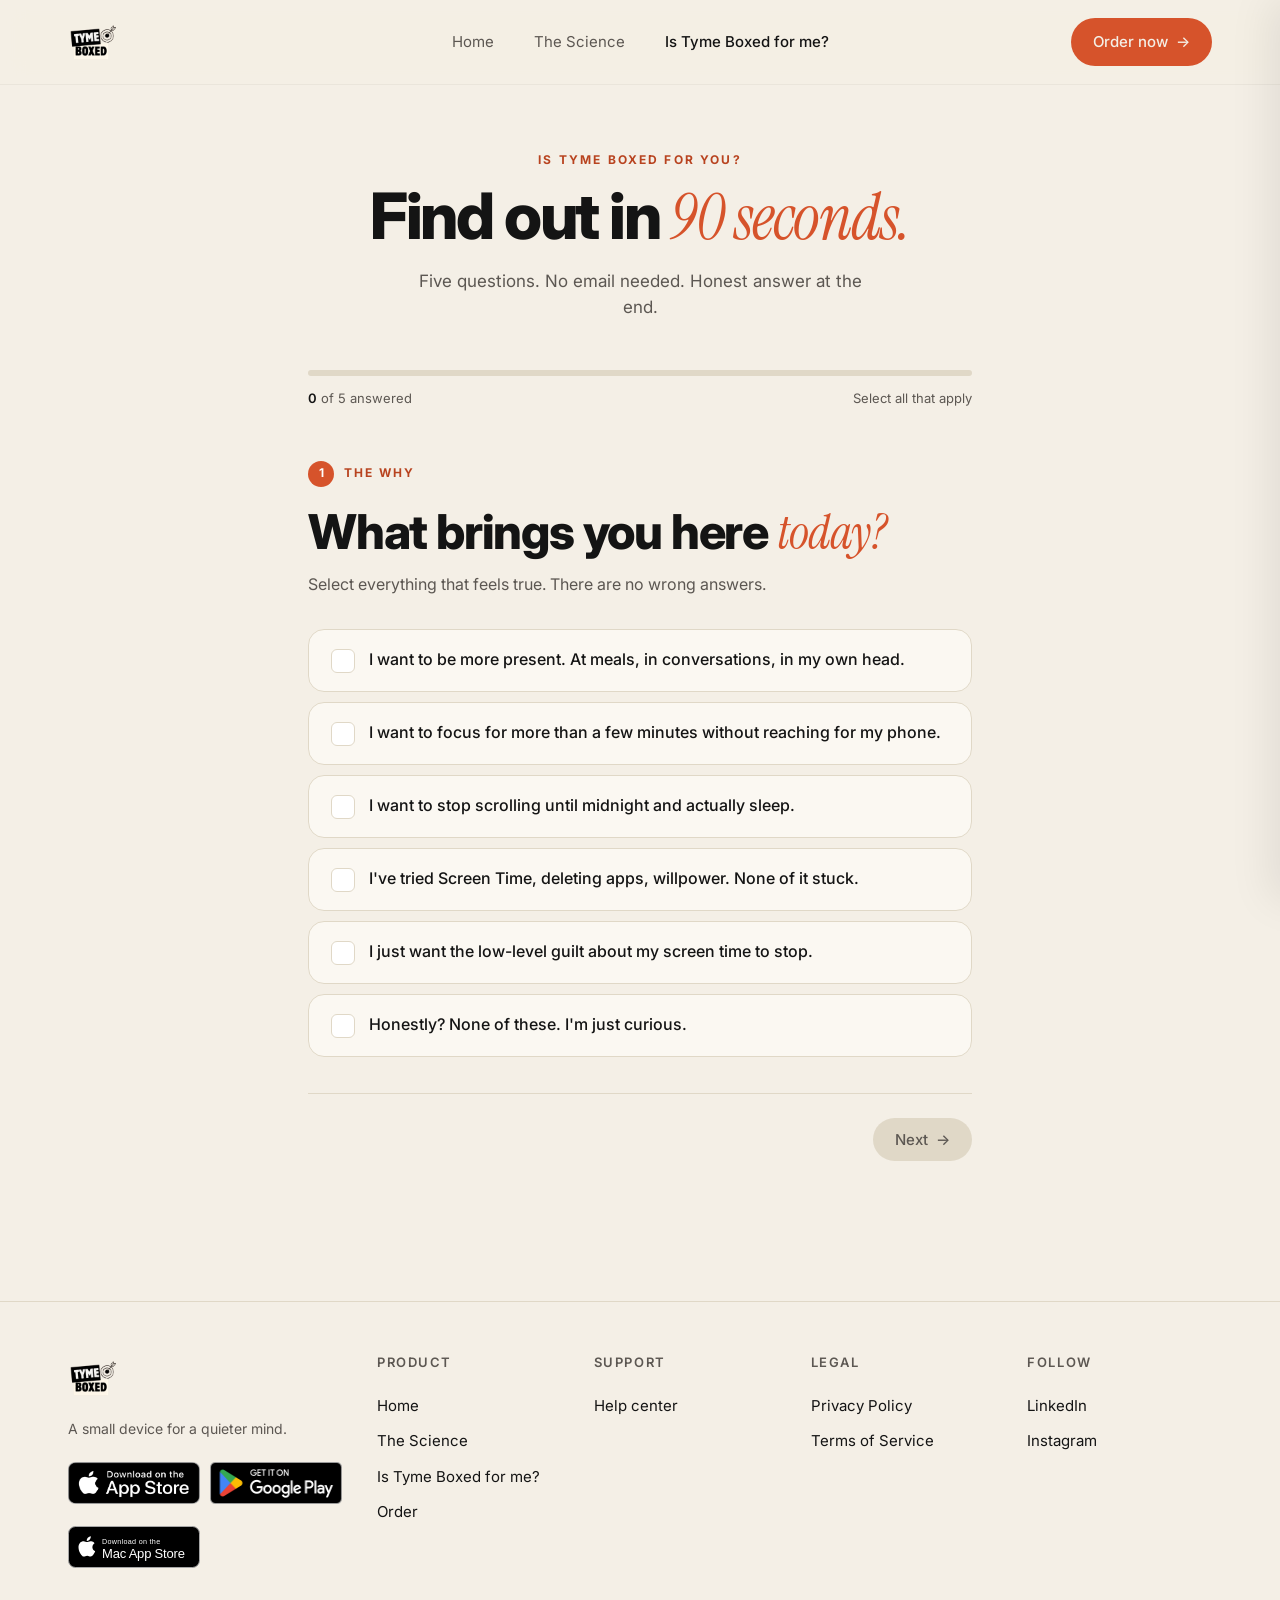
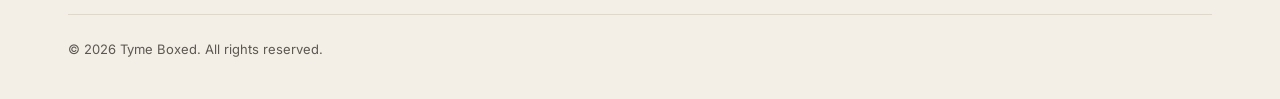
<file: quiz.html>
<!DOCTYPE html>
<html lang="en">
<head>
<script>
!function(f,b,e,v,n,t,s)to amz
{if(f.fbq)return;n=f.fbq=function(){n.callMethod?
n.callMethod.apply(n,arguments):n.queue.push(arguments)};
if(!f._fbq)f._fbq=n;n.push=n;n.loaded=!0;n.version='2.0';
n.queue=[];t=b.createElement(e);t.async=!0;
t.src=v;s=b.getElementsByTagName(e)[0];
s.parentNode.insertBefore(t,s)}(window, document,'script',
'https://connect.facebook.net/en_US/fbevents.js');
fbq('init', '36986414434290717');
fbq('track', 'PageView');
</script>
<noscript><img height="1" width="1" style="display:none"
src="https://www.facebook.com/tr?id=36986414434290717&ev=PageView&noscript=1"
/></noscript>
<meta charset="UTF-8">
<meta name="viewport" content="width=device-width, initial-scale=1.0, viewport-fit=cover">
<link rel="icon" href="images/B11-small.png" type="image/png">
<link rel="apple-touch-icon" href="images/B11-touch.png">
<title>Is Tyme Boxed for you? · 5 questions, 90 seconds.</title>
<meta name="theme-color" content="#F4EFE6">
<meta name="description" content="A quick honest read on whether the device will actually help you. Five questions, no email required.">
<meta property="og:title" content="Is Tyme Boxed for you?">
<meta property="og:description" content="5 questions. 90 seconds. Honest answer at the end.">
<meta property="og:image" content="https://tymeboxed.app/images/device-hero.jpg">
<link rel="preconnect" href="https://www.clarity.ms">
<script type="text/javascript">
(function(c,l,a,r,i,t,y){
  c[a]=c[a]||function(){(c[a].q=c[a].q||[]).push(arguments)};
  t=l.createElement(r);t.async=1;t.src="https://www.clarity.ms/tag/"+i;
  y=l.getElementsByTagName(r)[0];y.parentNode.insertBefore(t,y);
})(window,document,"clarity","script","w3uyp057u9");
</script>
<link rel="preconnect" href="https://fonts.googleapis.com">
<link rel="preconnect" href="https://fonts.gstatic.com" crossorigin>
<link href="https://fonts.googleapis.com/css2?family=Instrument+Serif:ital@0;1&family=Inter:wght@400;500;600;700;800&display=swap" rel="stylesheet">
<link rel="stylesheet" href="cart-fab.css">
<style>
  :root {
    --bg:        #F4EFE6;
    --bg-warm:   #EDE6D8;
    --bg-card:   #FBF8F2;
    --bg-deep:   #1A1A1A;
    --ink:       #141414;
    --ink-soft:  #5C5752;
    --line:      #E0D8C7;
    --accent:    #D6532B;
    --accent-d:  #B8431F;
    --accent-soft: rgba(214,83,43,0.08);
    --green:     #2F6B3D;
  }
  * { box-sizing: border-box; margin: 0; padding: 0; }
  html {
    scroll-behavior: smooth; -webkit-font-smoothing: antialiased; overflow-x: clip;
    -webkit-text-size-adjust: 100%; text-size-adjust: 100%;
  }
  body {
    background: var(--bg);
    color: var(--ink);
    font-family: 'Inter', system-ui, -apple-system, sans-serif;
    font-size: 17px; line-height: 1.55;
    overflow-x: clip;
    min-height: 100vh;
    display: flex; flex-direction: column;
    -webkit-tap-highlight-color: transparent;
  }
  .btn, .ghost-btn, .opt, .menu-toggle, summary, a { touch-action: manipulation; }
  .serif { font-family: 'Instrument Serif', Georgia, serif; font-weight: 400; }
  .container { max-width: 1200px; margin: 0 auto; padding: 0 28px; }
  .narrow { max-width: 720px; margin: 0 auto; padding: 0 28px; }
  a { color: inherit; text-decoration: none; }

  /* ───── Nav ───── */
  nav {
    position: sticky; top: 0; z-index: 50;
    background: rgba(244,239,230,0.85);
    backdrop-filter: saturate(180%) blur(12px);
    -webkit-backdrop-filter: saturate(180%) blur(12px);
    border-bottom: 1px solid rgba(0,0,0,0.04);
  }
  .nav-inner {
    display: grid;
    grid-template-columns: 1fr auto 1fr;
    align-items: center;
    padding: 16px 28px; max-width: 1200px; margin: 0 auto;
  }
  .logo {
    justify-self: start;
    display: inline-flex;
    align-items: center;
    flex-shrink: 0;
    line-height: 0;
  }
  .logo img {
    height: 52px;
    width: auto;
    display: block;
  }
  .nav-links {
    justify-self: center;
    display: flex; gap: 40px; align-items: center;
    font-size: 15px; color: var(--ink-soft); white-space: nowrap;
  }
  .nav-links a:hover { color: var(--ink); }
  .nav-links a.active { color: var(--ink); font-weight: 500; }
  .nav-actions {
    justify-self: end;
    display: flex; align-items: center; gap: 10px; flex-shrink: 0;
  }
  .btn {
    display: inline-flex; align-items: center; gap: 8px;
    background: var(--ink); color: var(--bg);
    padding: 12px 22px; border-radius: 999px;
    font-weight: 500; font-size: 15px;
    transition: transform .15s ease, background .15s ease, opacity .15s ease;
    border: 0; cursor: pointer;
    font-family: inherit;
  }
  .btn:hover { background: var(--accent); transform: translateY(-1px); }
  .btn.lg { padding: 18px 32px; font-size: 17px; }
  .btn.accent { background: var(--accent); }
  .btn.accent:hover { background: var(--accent-d); }
  .btn:disabled {
    background: var(--line); color: var(--ink-soft);
    cursor: not-allowed; transform: none;
  }
  .btn .arrow { transition: transform .15s ease; }
  .btn:hover:not(:disabled) .arrow { transform: translateX(3px); }
  .btn.share {
    background: var(--accent);
    color: var(--bg);
    font-weight: 500;
    border: 0; cursor: pointer; font-family: inherit;
  }
  .btn.share:hover {
    background: var(--accent-d);
    transform: translateY(-1px);
  }
  .btn.share svg { width: 16px; height: 16px; }
  .ghost-btn {
    display: inline-flex; align-items: center; gap: 6px;
    padding: 10px 18px; border-radius: 999px;
    border: 1px solid var(--line); background: transparent;
    font-family: inherit; font-size: 14px; color: var(--ink-soft);
    cursor: pointer; transition: all .15s ease;
  }
  .ghost-btn:hover { color: var(--ink); border-color: var(--ink); }

  /* ───── Quiz shell ───── */
  main {
    flex: 1;
    padding: 60px 0 80px;
  }
  .quiz-head {
    text-align: center;
    margin-bottom: 50px;
  }
  .eyebrow {
    display: inline-block;
    font-size: 12px; letter-spacing: 0.18em; text-transform: uppercase;
    color: var(--accent-d); font-weight: 700; margin-bottom: 14px;
  }
  .quiz-head h1 {
    font-family: 'Inter', sans-serif; font-weight: 800;
    font-size: clamp(40px, 5.4vw, 64px);
    line-height: 1.0; letter-spacing: -0.035em;
    margin-bottom: 18px;
  }
  .quiz-head h1 .ital {
    font-family: 'Instrument Serif', serif;
    font-style: italic; font-weight: 400;
    color: var(--accent); letter-spacing: -0.02em;
  }
  .quiz-head p {
    font-size: 17px; color: var(--ink-soft); max-width: 460px; margin: 0 auto;
  }

  /* ───── Progress meter ───── */
  .progress {
    max-width: 720px; margin: 0 auto 50px;
    padding: 0 28px;
  }
  .progress-bar {
    height: 6px; background: var(--line); border-radius: 3px; overflow: hidden;
    position: relative;
  }
  .progress-bar .fill {
    position: absolute; left: 0; top: 0; bottom: 0;
    background: var(--accent);
    width: 0%;
    border-radius: 3px;
    transition: width .5s cubic-bezier(0.16, 1, 0.3, 1);
  }
  .progress-meta {
    display: flex; justify-content: space-between; align-items: center;
    margin-top: 12px; font-size: 13px; color: var(--ink-soft);
  }
  .progress-meta .num { font-weight: 600; color: var(--ink); }

  /* ───── Question card ───── */
  .step {
    display: none;
    max-width: 720px; margin: 0 auto;
    padding: 0 28px;
    animation: stepIn .45s cubic-bezier(0.16, 1, 0.3, 1) both;
  }
  .step.active { display: block; }
  @keyframes stepIn {
    from { opacity: 0; transform: translateY(12px); }
    to   { opacity: 1; transform: none; }
  }

  .q-eyebrow {
    display: inline-flex; align-items: center; gap: 10px;
    font-size: 12px; font-weight: 700; letter-spacing: 0.16em;
    color: var(--accent-d); text-transform: uppercase;
    margin-bottom: 20px;
  }
  .q-eyebrow .num {
    width: 26px; height: 26px; border-radius: 50%;
    background: var(--accent); color: white;
    display: inline-grid; place-items: center;
    font-size: 12px; letter-spacing: 0;
  }
  .q-title {
    font-family: 'Inter', sans-serif; font-weight: 800;
    font-size: clamp(32px, 4.2vw, 48px);
    line-height: 1.05; letter-spacing: -0.025em;
    margin-bottom: 14px;
  }
  .q-title .ital {
    font-family: 'Instrument Serif', serif;
    font-style: italic; font-weight: 400;
    color: var(--accent); letter-spacing: -0.02em;
  }
  .q-title .quote {
    font-family: 'Instrument Serif', serif;
    font-style: italic; font-weight: 400;
    color: var(--ink-soft);
  }
  .q-help {
    font-size: 16px; color: var(--ink-soft); margin-bottom: 32px;
  }

  /* ───── Answer cards ───── */
  .options { display: flex; flex-direction: column; gap: 10px; margin-bottom: 36px; }
  .opt {
    display: flex; align-items: flex-start; gap: 14px;
    padding: 18px 22px;
    background: var(--bg-card); border: 1.5px solid var(--line);
    border-radius: 16px;
    cursor: pointer;
    transition: all .15s ease;
    position: relative;
  }
  .opt:hover { border-color: var(--ink-soft); }
  .opt input {
    position: absolute; opacity: 0; pointer-events: none;
  }
  .opt .ind {
    flex: none;
    width: 24px; height: 24px;
    border: 1.5px solid var(--line);
    background: white;
    display: grid; place-items: center;
    transition: all .15s ease;
    margin-top: 1px;
  }
  .opt.check .ind { border-radius: 6px; }
  .opt.radio .ind { border-radius: 50%; }
  .opt .ind svg { width: 14px; height: 14px; color: white; opacity: 0; transform: scale(0.6); transition: all .15s ease; }
  .opt .lbl {
    font-size: 16px; line-height: 1.45; color: var(--ink);
    font-weight: 500;
  }
  .opt input:checked ~ .ind {
    background: var(--accent); border-color: var(--accent);
  }
  .opt input:checked ~ .ind svg { opacity: 1; transform: none; }
  .opt:has(input:checked) {
    background: var(--accent-soft);
    border-color: var(--accent);
  }

  /* ───── Hours slider (Q5) ───── */
  .hours-input {
    background: var(--bg-card); border: 1.5px solid var(--line);
    border-radius: 16px; padding: 30px 28px 22px;
    margin-bottom: 36px;
  }
  .hours-readout {
    text-align: center; margin-bottom: 24px;
    font-family: 'Instrument Serif', serif; font-style: italic;
    font-size: 58px; line-height: 1; color: var(--accent-d);
    letter-spacing: -0.02em;
  }
  .hours-readout .unit {
    font-size: 0.38em; color: var(--ink-soft); margin-left: 8px;
  }
  #hoursRange {
    -webkit-appearance: none; appearance: none;
    width: 100%; height: 6px; border-radius: 3px;
    background: linear-gradient(to right, var(--accent) var(--fill, 39%), var(--line) var(--fill, 39%));
    cursor: pointer;
  }
  #hoursRange::-webkit-slider-thumb {
    -webkit-appearance: none; appearance: none;
    width: 30px; height: 30px; border-radius: 50%;
    background: var(--accent); border: 4px solid white;
    box-shadow: 0 2px 10px rgba(0,0,0,0.25);
    cursor: grab;
  }
  #hoursRange::-moz-range-thumb {
    width: 30px; height: 30px; border-radius: 50%;
    background: var(--accent); border: 4px solid white;
    box-shadow: 0 2px 10px rgba(0,0,0,0.25);
    cursor: grab;
  }
  #hoursRange:focus-visible { outline: 2px solid var(--accent-d); outline-offset: 8px; }
  .hours-scale {
    display: flex; justify-content: space-between;
    margin-top: 10px; font-size: 12px; color: var(--ink-soft);
  }
  .hours-week {
    text-align: center; margin-top: 20px;
    font-size: 14px; color: var(--ink-soft);
  }

  /* nav controls */
  .step-nav {
    display: flex; justify-content: space-between; align-items: center;
    gap: 12px;
    border-top: 1px solid var(--line);
    padding-top: 24px;
  }

  /* ───── Loading step ───── */
  .loader {
    max-width: 480px; margin: 60px auto;
    text-align: center;
    padding: 0 28px;
  }
  .loader-brain {
    width: 88px; height: 88px;
    margin: 0 auto 28px;
    position: relative;
  }
  .loader-brain .pulse {
    position: absolute; inset: 0;
    border-radius: 50%; background: var(--accent);
    opacity: 0.25;
    animation: pulse 1.6s ease-out infinite;
  }
  .loader-brain .pulse.d { animation-delay: 0.8s; }
  .loader-brain .core {
    position: absolute; inset: 18px;
    border-radius: 50%; background: var(--accent);
    display: grid; place-items: center; color: white;
    font-size: 28px;
  }
  @keyframes pulse {
    0%   { transform: scale(0.7); opacity: 0.5; }
    100% { transform: scale(1.5); opacity: 0; }
  }
  .loader h2 {
    font-family: 'Inter', sans-serif; font-weight: 700;
    font-size: 28px; letter-spacing: -0.02em; margin-bottom: 12px;
  }
  .loader p {
    color: var(--ink-soft); font-size: 16px;
  }
  .loader .dots { color: var(--accent); }
  .loader .dots span {
    display: inline-block; animation: dot 1.4s infinite;
  }
  .loader .dots span:nth-child(2) { animation-delay: 0.2s; }
  .loader .dots span:nth-child(3) { animation-delay: 0.4s; }
  @keyframes dot { 0%,80%,100%{opacity:0.2;} 40%{opacity:1;} }

  /* ───── Result ───── */
  .result {
    max-width: 760px; margin: 0 auto;
    padding: 0 28px;
  }
  .result-eyebrow {
    text-align: center; margin-bottom: 16px;
  }
  .result h2 {
    text-align: center;
    font-family: 'Inter', sans-serif; font-weight: 800;
    font-size: clamp(38px, 5.2vw, 60px);
    line-height: 1.0; letter-spacing: -0.03em;
    margin-bottom: 16px;
  }
  .result h2 .ital {
    font-family: 'Instrument Serif', serif;
    font-style: italic; font-weight: 400;
    color: var(--accent); letter-spacing: -0.02em;
  }
  .result-lede {
    text-align: center;
    font-size: 18px; color: var(--ink-soft);
    max-width: 580px; margin: 0 auto 40px;
  }

  /* "What your answers show" card */
  .read-card {
    background: var(--bg-card); border: 1px solid var(--line);
    border-radius: 20px; padding: 26px 28px;
    margin-bottom: 16px;
  }
  .read-card .lbl {
    font-size: 12px; letter-spacing: 0.16em; text-transform: uppercase;
    color: var(--accent-d); font-weight: 700; margin-bottom: 14px;
  }
  .read-list { list-style: none; margin: 0; padding: 0; }
  .read-list li {
    display: flex; gap: 12px; align-items: flex-start;
    padding: 11px 0; font-size: 16px; line-height: 1.5; color: var(--ink);
    border-top: 1px solid var(--line);
  }
  .read-list li:first-child { border-top: 0; padding-top: 0; }
  .read-list li:last-child { padding-bottom: 0; }
  .read-list li::before {
    content: '✓';
    flex: none; width: 22px; height: 22px; border-radius: 50%;
    background: var(--accent); color: white;
    display: grid; place-items: center;
    font-size: 12px; font-weight: 700;
    margin-top: 2px;
  }

  /* "Why a walk works" card */
  .why-card {
    background: var(--ink); color: var(--bg-card);
    border-radius: 20px; padding: 26px 28px;
    margin-bottom: 28px;
    position: relative; overflow: hidden;
  }
  .why-card::before {
    content: ''; position: absolute; right: 0; top: 0;
    width: 220px; height: 220px; border-radius: 50%;
    background: var(--accent); opacity: 0.16; filter: blur(20px);
    transform: translate(80px, -80px);
    pointer-events: none;
  }
  .why-card .lbl {
    font-size: 12px; letter-spacing: 0.16em; text-transform: uppercase;
    color: var(--accent); font-weight: 700; margin-bottom: 4px;
    position: relative;
  }
  .why-row {
    display: flex; align-items: center; gap: 20px;
    padding: 16px 0;
    border-top: 1px solid rgba(255,255,255,0.1);
    position: relative;
  }
  .why-card .lbl + .why-row { border-top: 0; }
  .why-num {
    flex: none; width: 92px;
    font-family: 'Inter', sans-serif; font-weight: 800;
    font-size: 34px; letter-spacing: -0.03em; line-height: 1;
  }
  .why-num span {
    font-family: 'Instrument Serif', serif; font-style: italic; font-weight: 400;
    font-size: 0.55em; color: var(--accent); margin-left: 2px;
  }
  .why-txt { font-size: 14.5px; opacity: 0.85; line-height: 1.45; }
  .why-src {
    margin-top: 14px; font-size: 11.5px; opacity: 0.55;
    position: relative; line-height: 1.5;
  }
  .why-src a { text-decoration: underline; text-underline-offset: 2px; }

  /* "Your hours" hero card */
  .hours-card {
    background: var(--ink); color: var(--bg-card);
    border-radius: 20px; padding: 26px 28px;
    margin-bottom: 16px;
    position: relative; overflow: hidden;
  }
  .hours-card::before {
    content: ''; position: absolute; right: 0; top: 0;
    width: 220px; height: 220px; border-radius: 50%;
    background: var(--accent); opacity: 0.16; filter: blur(20px);
    transform: translate(80px, -80px);
    pointer-events: none;
  }
  .hours-card .lbl {
    font-size: 12px; letter-spacing: 0.16em; text-transform: uppercase;
    color: var(--accent); font-weight: 700; margin-bottom: 10px;
    position: relative;
  }
  .hours-big {
    font-family: 'Inter', sans-serif; font-weight: 800;
    font-size: 42px; line-height: 1; letter-spacing: -0.03em;
    position: relative;
  }
  .hours-big .unit {
    font-family: 'Instrument Serif', serif; font-style: italic; font-weight: 400;
    font-size: 0.52em; color: var(--accent);
  }
  .hours-sub { margin-top: 8px; font-size: 14.5px; opacity: 0.85; position: relative; }
  .hours-year {
    margin-top: 14px; padding-top: 12px;
    border-top: 1px solid rgba(255,255,255,0.1);
    font-size: 12px; opacity: 0.6; position: relative;
  }

  /* "What you get back" scenes */
  .gets-card {
    background: var(--bg-card); border: 1px solid var(--line);
    border-radius: 20px; padding: 26px 28px;
    margin-bottom: 16px;
  }
  .gets-card .lbl {
    font-size: 12px; letter-spacing: 0.16em; text-transform: uppercase;
    color: var(--accent-d); font-weight: 700; margin-bottom: 12px;
  }
  .scene {
    display: flex; align-items: center; gap: 14px;
    padding: 12px 0;
    border-top: 1px solid var(--line);
    font-size: 15.5px; color: var(--ink); line-height: 1.45;
  }
  .scenes .scene:first-child { border-top: 0; padding-top: 0; }
  .scenes .scene:last-child { padding-bottom: 0; }
  .scene .ic {
    flex: none; width: 36px; height: 36px; border-radius: 11px;
    background: var(--bg-warm); border: 1px solid var(--line);
    display: grid; place-items: center; color: var(--ink-soft);
  }
  .scene.hit .ic { background: var(--accent); border-color: var(--accent); color: white; }
  .scene .tag {
    margin-left: auto; flex: none;
    font-family: 'Instrument Serif', serif; font-style: italic;
    font-size: 13px; color: var(--accent-d);
    padding-left: 10px;
  }

  /* Guarantee under CTA */
  .result-cta .guarantee {
    margin-top: 10px; font-size: 13px; color: var(--ink-soft);
  }

  /* CTA */
  .result-cta {
    text-align: center;
    margin: 36px 0 20px;
  }
  .result-cta .price-note {
    font-size: 14px; color: var(--ink-soft); margin-top: 12px;
  }
  .result-cta .price-note s { opacity: 0.6; margin-right: 6px; }
  .retake {
    text-align: center; margin-top: 24px;
  }
  .retake a {
    display: inline-block;
    color: var(--ink-soft); font-size: 13px;
    padding: 11px 8px;
  }
  .retake a span {
    border-bottom: 1px dashed var(--ink-soft);
    padding-bottom: 1px;
  }
  .retake a:hover { color: var(--accent); }
  .retake a:hover span { border-color: var(--accent); }

  /* Footnote linking to science */
  .footnote-link {
    text-align: center;
    margin-top: 32px;
    font-size: 13px; color: var(--ink-soft);
  }
  .footnote-link a {
    color: var(--accent-d);
    border-bottom: 1px solid transparent;
    transition: border-color .15s ease;
  }
  .footnote-link a:hover { border-color: var(--accent-d); }

  /* ───── Footer ───── */
  footer { padding: 50px 0 40px; border-top: 1px solid var(--line); margin-top: 60px; background: var(--bg); }
  .foot-grid {
    display: grid; grid-template-columns: 1.5fr 1fr 1fr 1fr 1fr; gap: 32px;
  }
  .foot-grid h5 { font-size: 13px; text-transform: uppercase; letter-spacing: 0.12em; color: var(--ink-soft); margin-bottom: 16px; font-weight: 600; }
  .foot-grid a { display: block; padding: 6px 0; font-size: 15px; color: var(--ink); }
  .foot-grid a:hover { color: var(--accent); }
  .foot-grid .logo { display: flex; }
  .foot-bottom {
    margin-top: 40px; padding-top: 24px; border-top: 1px solid var(--line);
    display: flex; justify-content: space-between; align-items: center;
    font-size: 13px; color: var(--ink-soft); flex-wrap: wrap; gap: 12px;
  }
  .store-badges { display: flex; flex-wrap: wrap; gap: 10px; margin-top: 16px; }
  .app-badge { display: inline-block; }
  .app-badge img { width: 132px; height: 42px; display: block; }
  .muted { color: var(--ink-soft); }

  /* ───── Mobile ───── */
  @media (max-width: 880px) {
    body { font-size: 16px; }
    .container, .narrow { padding: 0 20px; }
    .nav-links { display: none; }
    .nav-inner {
      display: flex; justify-content: space-between;
      padding: 12px 18px;
    }
    .logo img { height: 40px; }
    .btn { padding: 12px 18px; font-size: 13px; }
    .btn.lg { padding: 16px 26px; font-size: 15px; }
    .ghost-btn { padding: 11px 18px; font-size: 13px; }

    main { padding: 20px 0 40px; }

    /* Compact hero on mobile - keep the badge + headline, drop the verbose subhead size */
    .quiz-head { margin-bottom: 22px; padding: 0 20px; }
    .quiz-head .eyebrow { font-size: 11px; margin-bottom: 10px; }
    .quiz-head h1 { font-size: 30px; line-height: 1.0; margin-bottom: 10px; }
    .quiz-head p { font-size: 14px; max-width: none; }

    .progress { margin-bottom: 28px; padding: 0 20px; }
    .progress-bar { height: 6px; border-radius: 3px; }
    .progress-meta { font-size: 12px; margin-top: 10px; }

    .step { padding: 0 20px; }
    .q-eyebrow { font-size: 11px; gap: 8px; margin-bottom: 14px; }
    .q-eyebrow .num { width: 22px; height: 22px; font-size: 11px; }
    .q-title { font-size: 26px; margin-bottom: 10px; }
    .q-help { font-size: 14px; margin-bottom: 22px; }

    .options { gap: 8px; margin-bottom: 24px; }
    .opt { padding: 14px 16px; gap: 12px; border-radius: 14px; min-height: 56px; }
    .opt .ind { width: 24px; height: 24px; }
    .opt .lbl { font-size: 14.5px; line-height: 1.4; }

    /* Thumb-friendly nav: full-width Next, ghost Back */
    .step-nav { padding-top: 18px; gap: 10px; }
    .step-nav .btn.accent.next {
      flex: 1;
      padding: 16px 22px; font-size: 15px;
      justify-content: center;
    }
    .step-nav .ghost-btn.back {
      padding: 14px 18px; font-size: 14px;
      min-height: 48px;
    }
    .step-nav > span { display: none; }

    .loader { padding: 0 20px; margin: 36px auto; }
    .loader-brain { width: 76px; height: 76px; margin-bottom: 22px; }
    .loader h2 { font-size: 22px; }
    .loader p { font-size: 14px; }

    .result { padding: 0 20px; }
    .result h2 { font-size: 32px; }
    .result-lede { font-size: 15px; margin-bottom: 28px; }

    .read-card { padding: 20px; border-radius: 16px; margin-bottom: 14px; }
    .read-list li { font-size: 14.5px; padding: 9px 0; gap: 10px; }
    .read-list li::before { width: 20px; height: 20px; font-size: 11px; }

    .why-card { padding: 20px; border-radius: 16px; margin-bottom: 22px; }
    .why-row { padding: 13px 0; gap: 14px; }
    .why-num { width: 72px; font-size: 27px; }
    .why-txt { font-size: 13.5px; }
    .why-src { font-size: 11px; }

    .hours-input { padding: 24px 18px 18px; margin-bottom: 26px; }
    .hours-readout { font-size: 46px; margin-bottom: 20px; }
    .hours-week { font-size: 13px; margin-top: 16px; }

    .hours-card { padding: 20px; border-radius: 16px; margin-bottom: 14px; }
    .hours-big { font-size: 34px; }
    .hours-sub { font-size: 13.5px; }
    .hours-year { font-size: 11.5px; }

    .gets-card { padding: 20px; border-radius: 16px; margin-bottom: 14px; }
    .scene { font-size: 14px; gap: 11px; padding: 10px 0; }
    .scene .ic { width: 32px; height: 32px; border-radius: 9px; }
    .scene .tag { font-size: 12px; }

    .result-cta { margin: 28px 0 16px; }

    .foot-grid { grid-template-columns: 1fr 1fr; gap: 28px; }
    .foot-grid h5 { font-size: 11px; margin-bottom: 12px; }
    .foot-grid a { padding: 5px 0; font-size: 14px; }
    footer { padding: 40px 0 30px; }
    .foot-bottom { font-size: 12px; padding-top: 20px; margin-top: 32px; }
  }

  @media (max-width: 380px) {
    .container, .narrow { padding: 0 16px; }
    .nav-inner { padding: 11px 16px; }
    .progress, .step, .loader, .result { padding-left: 16px; padding-right: 16px; }
    .quiz-head h1 { font-size: 32px; }
    .q-title { font-size: 23px; }
    .why-num { width: 64px; font-size: 24px; }
    .foot-grid { grid-template-columns: 1fr; gap: 24px; }
  }
  /* ───── Mobile Menu ───── */
  @media (min-width: 881px) { .menu-toggle { display: none; } }
  @media (max-width: 880px) { .menu-toggle { display: flex; } }
  .menu-toggle { background: none; border: none; cursor: pointer; width: 40px; height: 40px; flex-direction: column; justify-content: center; align-items: center; gap: 5px; padding: 8px; flex-shrink: 0; }
  .menu-toggle span { display: block; width: 20px; height: 2px; background: var(--ink); border-radius: 2px; }
  .mobile-menu-backdrop { position: fixed; inset: 0; background: rgba(0,0,0,0.3); z-index: 99; opacity: 0; pointer-events: none; transition: opacity .35s ease; }
  .mobile-menu-backdrop.open { opacity: 1; pointer-events: auto; }
  .mobile-menu { position: fixed; top: 0; right: 0; bottom: 0; width: min(320px, 82vw); background: var(--bg); z-index: 100; transform: translateX(100%); transition: transform .35s cubic-bezier(.4,0,.2,1); display: flex; flex-direction: column; box-shadow: -10px 0 40px rgba(0,0,0,0.08); }
  .mobile-menu.open { transform: translateX(0); }
  .mobile-menu-header { display: flex; justify-content: space-between; align-items: center; padding: 16px 22px; border-bottom: 1px solid var(--line); }
  .menu-close { background: none; border: none; cursor: pointer; font-size: 28px; color: var(--ink); width: 40px; height: 40px; display: grid; place-items: center; }
  .mobile-menu-links { padding: 32px 22px; display: flex; flex-direction: column; gap: 4px; flex: 1; }
  .mobile-menu-links a { font-size: 18px; font-weight: 500; padding: 14px 0; color: var(--ink); border-bottom: 1px solid var(--line); transition: color .15s; }
  .mobile-menu-links a:last-child { border-bottom: none; }
  .mobile-menu-links a:hover { color: var(--accent); }

  /* ───── Accessibility ───── */
  a:focus-visible, button:focus-visible, summary:focus-visible {
    outline: 2px solid var(--accent-d); outline-offset: 3px; border-radius: 4px;
  }
  .btn:focus-visible, .ghost-btn:focus-visible { outline-offset: 4px; border-radius: 999px; }
  .opt:focus-within { outline: 2px solid var(--accent-d); outline-offset: 3px; }
  .btn:active:not(:disabled) { transform: scale(0.97); }
  .opt:active { transform: scale(0.99); }
  @media (prefers-reduced-motion: reduce) {
    html { scroll-behavior: auto; }
    *, *::before, *::after {
      animation-duration: 0.01ms !important;
      animation-iteration-count: 1 !important;
      transition-duration: 0.01ms !important;
    }
  }
</style>
</head>
<body>

<nav>
  <div class="nav-inner">
    <a href="index.html" class="logo"><img src="images/B1-nav.png" alt="Tyme Boxed" /></a>
    <div class="nav-links">
      <a href="index.html">Home</a>
      <a href="science.html">The Science</a>
      <a href="quiz.html" class="active">Is Tyme Boxed for me?</a>
    </div>
    <div class="nav-actions">
      <a href="preorder.html" class="btn share">Order now <span class="arrow">→</span></a>
      <button class="menu-toggle" type="button" aria-label="Open menu" aria-expanded="false" aria-controls="mobileMenu"><span></span><span></span><span></span></button>
    </div>
  </div>
</nav>

<div class="mobile-menu-backdrop" id="menuBackdrop"></div>
<div class="mobile-menu" id="mobileMenu">
  <div class="mobile-menu-header">
    <a href="index.html" class="logo"><img src="images/B1-nav.png" alt="Tyme Boxed" /></a>
    <button class="menu-close" aria-label="Close menu">×</button>
  </div>
  <div class="mobile-menu-links">
    <a href="index.html">Home</a>
    <a href="science.html">The Science</a>
    <a href="quiz.html">Is Tyme Boxed for me?</a>
    <a href="preorder.html">Order now</a>
    <a href="support.html">Help center</a>
  </div>
</div>

<main>

  <!-- ───── HEAD ───── -->
  <div class="quiz-head" id="quizHead">
    <div class="eyebrow">Is Tyme Boxed for you?</div>
    <h1>Find out in <span class="ital">90 seconds.</span></h1>
    <p>Five questions. No email needed. Honest answer at the end.</p>
  </div>

  <!-- ───── PROGRESS ───── -->
  <div class="progress" id="progressWrap">
    <div class="progress-bar"><div class="fill" id="fill"></div></div>
    <div class="progress-meta" aria-live="polite">
      <span><span class="num" id="qNum">0</span> of 5 answered</span>
      <span id="qHint">Pick what fits</span>
    </div>
  </div>

  <!-- ───── Q1 ───── -->
  <section class="step active" data-step="0" data-multi="true">
    <div class="q-eyebrow"><span class="num">1</span> The Why</div>
    <h2 class="q-title">What brings you here <span class="ital">today?</span></h2>
    <p class="q-help">Select everything that feels true. There are no wrong answers.</p>

    <div class="options">
      <label class="opt check">
        <input type="checkbox" name="q1" value="present">
        <span class="ind"><svg viewBox="0 0 24 24" fill="none" stroke="currentColor" stroke-width="3.5"><path d="M5 12l5 5L20 7"/></svg></span>
        <span class="lbl">I want to be more present. At meals, in conversations, in my own head.</span>
      </label>
      <label class="opt check">
        <input type="checkbox" name="q1" value="focus">
        <span class="ind"><svg viewBox="0 0 24 24" fill="none" stroke="currentColor" stroke-width="3.5"><path d="M5 12l5 5L20 7"/></svg></span>
        <span class="lbl">I want to focus for more than a few minutes without reaching for my phone.</span>
      </label>
      <label class="opt check">
        <input type="checkbox" name="q1" value="sleep">
        <span class="ind"><svg viewBox="0 0 24 24" fill="none" stroke="currentColor" stroke-width="3.5"><path d="M5 12l5 5L20 7"/></svg></span>
        <span class="lbl">I want to stop scrolling until midnight and actually sleep.</span>
      </label>
      <label class="opt check">
        <input type="checkbox" name="q1" value="tried">
        <span class="ind"><svg viewBox="0 0 24 24" fill="none" stroke="currentColor" stroke-width="3.5"><path d="M5 12l5 5L20 7"/></svg></span>
        <span class="lbl">I've tried Screen Time, deleting apps, willpower. None of it stuck.</span>
      </label>
      <label class="opt check">
        <input type="checkbox" name="q1" value="guilt">
        <span class="ind"><svg viewBox="0 0 24 24" fill="none" stroke="currentColor" stroke-width="3.5"><path d="M5 12l5 5L20 7"/></svg></span>
        <span class="lbl">I just want the low-level guilt about my screen time to stop.</span>
      </label>
      <label class="opt check">
        <input type="checkbox" name="q1" value="none">
        <span class="ind"><svg viewBox="0 0 24 24" fill="none" stroke="currentColor" stroke-width="3.5"><path d="M5 12l5 5L20 7"/></svg></span>
        <span class="lbl">Honestly? None of these. I'm just curious.</span>
      </label>
    </div>

    <div class="step-nav">
      <span></span>
      <button class="btn accent next" disabled>Next <span class="arrow">→</span></button>
    </div>
  </section>

  <!-- ───── Q2 ───── -->
  <section class="step" data-step="1" data-multi="true">
    <div class="q-eyebrow"><span class="num">2</span> The Patterns</div>
    <h2 class="q-title">Which of these sound <span class="ital">familiar?</span></h2>
    <p class="q-help">Select all that apply. No one's counting.</p>

    <div class="options">
      <label class="opt check">
        <input type="checkbox" name="q2">
        <span class="ind"><svg viewBox="0 0 24 24" fill="none" stroke="currentColor" stroke-width="3.5"><path d="M5 12l5 5L20 7"/></svg></span>
        <span class="lbl">I set Screen Time limits and tap "Ignore Limit" without thinking.</span>
      </label>
      <label class="opt check">
        <input type="checkbox" name="q2">
        <span class="ind"><svg viewBox="0 0 24 24" fill="none" stroke="currentColor" stroke-width="3.5"><path d="M5 12l5 5L20 7"/></svg></span>
        <span class="lbl">I deleted Instagram (or similar) and reinstalled it within a week.</span>
      </label>
      <label class="opt check">
        <input type="checkbox" name="q2">
        <span class="ind"><svg viewBox="0 0 24 24" fill="none" stroke="currentColor" stroke-width="3.5"><path d="M5 12l5 5L20 7"/></svg></span>
        <span class="lbl">I've felt my phone buzz in my pocket when it wasn't actually buzzing.</span>
      </label>
      <label class="opt check">
        <input type="checkbox" name="q2">
        <span class="ind"><svg viewBox="0 0 24 24" fill="none" stroke="currentColor" stroke-width="3.5"><path d="M5 12l5 5L20 7"/></svg></span>
        <span class="lbl">I've opened an app and immediately forgotten why I opened it.</span>
      </label>
      <label class="opt check">
        <input type="checkbox" name="q2">
        <span class="ind"><svg viewBox="0 0 24 24" fill="none" stroke="currentColor" stroke-width="3.5"><path d="M5 12l5 5L20 7"/></svg></span>
        <span class="lbl">I've told myself "I need to use my phone less" more than once this month.</span>
      </label>
      <label class="opt check">
        <input type="checkbox" name="q2" value="none">
        <span class="ind"><svg viewBox="0 0 24 24" fill="none" stroke="currentColor" stroke-width="3.5"><path d="M5 12l5 5L20 7"/></svg></span>
        <span class="lbl">None of these sound like me.</span>
      </label>
    </div>

    <div class="step-nav">
      <button class="ghost-btn back">← Back</button>
      <button class="btn accent next" disabled>Next <span class="arrow">→</span></button>
    </div>
  </section>

  <!-- ───── Q3 ───── -->
  <section class="step" data-step="2" data-multi="false">
    <div class="q-eyebrow"><span class="num">3</span> The Pull</div>
    <h2 class="q-title">You sit down to work, read, or just be quiet. How long before your phone is in your <span class="ital">hand?</span></h2>
    <p class="q-help">Go with your first instinct.</p>

    <div class="options">
      <label class="opt radio">
        <input type="radio" name="q3" value="3">
        <span class="ind"><svg viewBox="0 0 24 24" fill="currentColor"><circle cx="12" cy="12" r="6"/></svg></span>
        <span class="lbl">Under 5 minutes. The urge comes before I even start.</span>
      </label>
      <label class="opt radio">
        <input type="radio" name="q3" value="2">
        <span class="ind"><svg viewBox="0 0 24 24" fill="currentColor"><circle cx="12" cy="12" r="6"/></svg></span>
        <span class="lbl">5 to 15 minutes. I hold out a little while.</span>
      </label>
      <label class="opt radio">
        <input type="radio" name="q3" value="1">
        <span class="ind"><svg viewBox="0 0 24 24" fill="currentColor"><circle cx="12" cy="12" r="6"/></svg></span>
        <span class="lbl">15 to 30 minutes. I can focus for a bit, but it doesn't last.</span>
      </label>
      <label class="opt radio">
        <input type="radio" name="q3" value="0">
        <span class="ind"><svg viewBox="0 0 24 24" fill="currentColor"><circle cx="12" cy="12" r="6"/></svg></span>
        <span class="lbl">30+ minutes. I can focus in long stretches.</span>
      </label>
    </div>

    <div class="step-nav">
      <button class="ghost-btn back">← Back</button>
      <button class="btn accent next" disabled>Next <span class="arrow">→</span></button>
    </div>
  </section>

  <!-- ───── Q4 ───── -->
  <section class="step" data-step="3" data-multi="false">
    <div class="q-eyebrow"><span class="num">4</span> The Moment</div>
    <h2 class="q-title">Your Screen Time limit appears. <span class="quote">"You've reached your limit for Instagram."</span> What actually <span class="ital">happens?</span></h2>
    <p class="q-help">Muscle memory counts.</p>

    <div class="options">
      <label class="opt radio">
        <input type="radio" name="q4" value="2">
        <span class="ind"><svg viewBox="0 0 24 24" fill="currentColor"><circle cx="12" cy="12" r="6"/></svg></span>
        <span class="lbl">I tap "Ignore Limit" instantly. Pure muscle memory.</span>
      </label>
      <label class="opt radio">
        <input type="radio" name="q4" value="1">
        <span class="ind"><svg viewBox="0 0 24 24" fill="currentColor"><circle cx="12" cy="12" r="6"/></svg></span>
        <span class="lbl">I usually ignore it. Sometimes I close the app.</span>
      </label>
      <label class="opt radio">
        <input type="radio" name="q4" value="0">
        <span class="ind"><svg viewBox="0 0 24 24" fill="currentColor"><circle cx="12" cy="12" r="6"/></svg></span>
        <span class="lbl">I usually close the app. Limits mostly work for me.</span>
      </label>
    </div>

    <div class="step-nav">
      <button class="ghost-btn back">← Back</button>
      <button class="btn accent next" disabled>Next <span class="arrow">→</span></button>
    </div>
  </section>

  <!-- ───── Q5 ───── -->
  <section class="step" data-step="4" data-multi="slider">
    <div class="q-eyebrow"><span class="num">5</span> The Number</div>
    <h2 class="q-title">How many hours a day does your phone <span class="ital">take?</span></h2>
    <p class="q-help">Your Screen Time app knows the number. A guess works too.</p>

    <div class="hours-input">
      <div class="hours-readout"><span id="hoursVal">4.5</span><span class="unit">h a day</span></div>
      <input type="range" id="hoursRange" min="1" max="10" step="0.5" value="4.5" aria-label="Hours of phone use per day" aria-describedby="hoursVal hoursWeek">
      <div class="hours-scale"><span>1h</span><span>10h+</span></div>
      <p class="hours-week" id="hoursWeek">That's about 31 hours a week.</p>
    </div>

    <div class="step-nav">
      <button class="ghost-btn back">← Back</button>
      <button class="btn accent next" disabled>See your result <span class="arrow">→</span></button>
    </div>
  </section>

  <!-- ───── LOADING ───── -->
  <section class="step" data-step="5">
    <div class="loader">
      <div class="loader-brain">
        <div class="pulse"></div>
        <div class="pulse d"></div>
        <div class="core">
          <svg width="32" height="32" viewBox="0 0 24 24" fill="none" stroke="currentColor" stroke-width="1.8">
            <path d="M9 4a4 4 0 0 0-4 4v3a3 3 0 0 0 0 6 4 4 0 0 0 8 0V8a4 4 0 0 0-4-4zM15 4a4 4 0 0 1 4 4v3a3 3 0 0 1 0 6 4 4 0 0 1-8 0"/>
          </svg>
        </div>
      </div>
      <h2>Reading your answers<span class="dots"><span>.</span><span>.</span><span>.</span></span></h2>
      <p>Matching your patterns against what we know about attention.</p>
    </div>
  </section>

  <!-- ───── RESULT ───── -->
  <section class="step" data-step="6">
    <div class="result">
      <div class="result-eyebrow"><span class="eyebrow">Your result</span></div>
      <h2 id="resultHeadline">Tyme Boxed is a <span class="ital">strong fit</span> for you.</h2>
      <p class="result-lede" id="resultLede">Your answers show a clear pattern: the phone wins before you get to choose. Tyme Boxed was built for exactly this.</p>

      <div class="hours-card">
        <div class="lbl">Your hours</div>
        <div class="hours-big" id="hoursBig">~11 <span class="unit">hours a week, yours again</span></div>
        <div class="hours-sub" id="hoursSub">Your 4.5 hours a day, cut by just a third.</div>
        <div class="hours-year" id="hoursYear">~550 hours a year · about ₹2 per hour at the launch price</div>
      </div>

      <div class="read-card">
        <div class="lbl">What your answers show</div>
        <ul class="read-list" id="resultReads">
          <li>The pull comes fast, often within minutes.</li>
          <li>Software limits don't hold you. One tap and they're gone.</li>
          <li>This isn't a willpower problem. It's a design problem.</li>
        </ul>
      </div>

      <div class="gets-card">
        <div class="lbl">What you get back</div>
        <div class="scenes" id="resultScenes">
          <div class="scene" data-key="sleep">
            <span class="ic"><svg width="18" height="18" viewBox="0 0 24 24" fill="none" stroke="currentColor" stroke-width="1.8"><path d="M20 14A8 8 0 1 1 10 4a6 6 0 0 0 10 10z"/></svg></span>
            <span class="txt">Nights end at lights-out, not at 1 a.m.</span>
          </div>
          <div class="scene" data-key="focus">
            <span class="ic"><svg width="18" height="18" viewBox="0 0 24 24" fill="none" stroke="currentColor" stroke-width="1.8"><circle cx="12" cy="12" r="9"/><circle cx="12" cy="12" r="4.5"/><circle cx="12" cy="12" r="1" fill="currentColor"/></svg></span>
            <span class="txt">Your first unbroken 90-minute block in months.</span>
          </div>
          <div class="scene" data-key="present">
            <span class="ic"><svg width="18" height="18" viewBox="0 0 24 24" fill="none" stroke="currentColor" stroke-width="1.8"><path d="M21 8.5c0 4.5-9 11-9 11s-9-6.5-9-11A5.5 5.5 0 0 1 12 5a5.5 5.5 0 0 1 9 3.5z"/></svg></span>
            <span class="txt">Dinner with empty hands. Fully there.</span>
          </div>
          <div class="scene" data-key="guilt">
            <span class="ic"><svg width="18" height="18" viewBox="0 0 24 24" fill="none" stroke="currentColor" stroke-width="1.8"><circle cx="12" cy="12" r="9"/><path d="M9 12h.01M15 12h.01M8.5 16a4 4 0 0 0 7 0"/></svg></span>
            <span class="txt">The background guilt finally goes quiet.</span>
          </div>
        </div>
      </div>

      <div class="why-card">
        <div class="lbl">Why a walk works</div>
        <div class="why-row">
          <div class="why-num">47<span>sec</span></div>
          <div class="why-txt">How long focus lasts on a screen today, on average.</div>
        </div>
        <div class="why-row">
          <div class="why-num">~6<span>sec</span></div>
          <div class="why-txt">The walk to your Tyme Boxed. Long enough for the urge to pass.</div>
        </div>
        <div class="why-row">
          <div class="why-num">2 to 3<span>×</span></div>
          <div class="why-txt">Better follow-through when your plan has a physical step.</div>
        </div>
        <div class="why-src">Mark, UC Irvine · Hofmann 2012 · Gollwitzer 1999 · <a href="science.html">Read the science →</a></div>
      </div>

      <div class="result-cta">
        <a href="preorder.html" id="resultCtaBtn" class="btn lg accent">Get Tyme Boxed <span class="arrow">→</span></a>
        <div class="price-note" id="resultCtaNote"><s>₹1,999</s> ₹999 · one-time · lifetime updates</div>
        <div class="guarantee">10-day returns through Amazon. If the walk doesn't change your evenings, send it back.</div>
      </div>

      <div class="retake">
        <a href="#" id="retake"><span>↻ Re-take quiz</span></a>
      </div>
    </div>
  </section>

</main>

<!-- ───── FOOTER ───── -->
<footer>
  <div class="container">
    <div class="foot-grid">
      <div>
        <div class="logo"><img src="images/B1-nav.png" alt="Tyme Boxed" /></div>
        <p class="muted" style="margin-top: 14px; font-size: 14px; max-width: 280px;">A small device for a quieter mind.</p>
        <div class="store-badges">
          <a class="app-badge" href="https://apps.apple.com/in/app/tyme-boxed/id6759287522">
            <img src="images/app.png" alt="Download on the App Store" loading="lazy" decoding="async">
          </a>
          <a class="app-badge" href="https://play.google.com/store/apps/details?id=dev.ambitionsoftware.tyme_boxed">
            <img src="images/google-play.png" alt="Get it on Google Play" loading="lazy" decoding="async">
          </a>
          <a class="app-badge" href="Tyme-Boxed-for-Mac-1.1.2.dmg" download>
            <img src="images/mac-app-store.svg" alt="Download on the Mac App Store" loading="lazy" decoding="async">
          </a>
        </div>
      </div>
      <div>
        <h5>Product</h5>
        <a href="index.html">Home</a>
        <a href="science.html">The Science</a>
        <a href="quiz.html">Is Tyme Boxed for me?</a>
        <a href="preorder.html">Order</a>
      </div>
      <div>
        <h5>Support</h5>
        <a href="support.html">Help center</a>
      </div>
      <div>
        <h5>Legal</h5>
        <a href="privacy.html">Privacy Policy</a>
        <a href="terms.html">Terms of Service</a>
      </div>
      <div>
        <h5>Follow</h5>
        <a href="https://www.linkedin.com/company/tyme-boxed/">LinkedIn</a>
        <a href="https://www.instagram.com/tyme_boxed">Instagram</a>
      </div>
    </div>
    <div class="foot-bottom">
      <span>© 2026 Tyme Boxed. All rights reserved.</span>
    </div>
  </div>
</footer>

<button type="button" class="cart-fab" id="cart-fab" aria-label="Open cart">
  <svg viewBox="0 0 24 24" fill="none" stroke="currentColor" stroke-width="2" aria-hidden="true">
    <path d="M6 6h15l-1.5 9h-12z"/>
    <path d="M6 6L5 3H2"/>
    <circle cx="9" cy="20" r="1"/>
    <circle cx="18" cy="20" r="1"/>
  </svg>
  <span class="cart-fab-count" id="cart-fab-count">1</span>
</button>

<script src="cart.js"></script>


<script>
(function () {
  const steps = Array.from(document.querySelectorAll('.step'));
  const fill = document.getElementById('fill');
  const qNum = document.getElementById('qNum');
  const qHint = document.getElementById('qHint');
  const progressWrap = document.getElementById('progressWrap');
  const quizHead = document.getElementById('quizHead');

  let current = 0;          // 0..4 = questions, 5 = loading, 6 = result
  const answers = [null, null, null, null, null];

  function go(to) {
    if (to < 0 || to >= steps.length) return;
    steps[current].classList.remove('active');
    current = to;
    steps[current].classList.add('active');
    updateChrome();
    smartScroll();
    // Move screen-reader focus to the new step's heading
    const heading = steps[current].querySelector('h2');
    if (heading) {
      heading.setAttribute('tabindex', '-1');
      heading.focus({ preventScroll: true });
    }
    if (current === 5) {
      // loading state → after delay, show result
      setTimeout(() => {
        computeAndRender();
        go(6);
      }, 1800);
    }
  }

  function smartScroll() {
    // Scroll so the active question card sits just below the sticky nav.
    // For the result screen, scroll to the top of the result so the headline is seen.
    const navH = document.querySelector('nav').getBoundingClientRect().height;
    const target = steps[current];
    if (!target) return;
    const rect = target.getBoundingClientRect();
    const top = rect.top + window.scrollY - navH - 16;
    // Only scroll if the target isn't already near the top of the viewport
    if (Math.abs(window.scrollY - Math.max(0, top)) > 4) {
      window.scrollTo({ top: Math.max(0, top), behavior: 'smooth' });
    }
  }

  function updateChrome() {
    if (current <= 4) {
      // question step - count every answered question, not just the ones behind us
      const answered = answers.filter(a => a != null).length;
      qNum.textContent = answered;
      const pct = (answered / 5) * 100;
      fill.style.width = pct + '%';
      const step = steps[current];
      const m = step.dataset.multi;
      qHint.textContent = m === 'true' ? 'Select all that apply' : (m === 'slider' ? 'Drag to your number' : 'Pick one');
      progressWrap.style.display = '';
      quizHead.style.display = '';
    } else if (current === 5) {
      // loading: keep progress visible at 100%
      fill.style.width = '100%';
      qNum.textContent = '5';
      progressWrap.style.display = '';
      quizHead.style.display = 'none';
    } else {
      // result
      progressWrap.style.display = 'none';
      quizHead.style.display = 'none';
    }
  }

  function refreshNextState() {
    steps.forEach((s, i) => {
      if (i > 3) return;
      const isMulti = s.dataset.multi === 'true';
      const inputs = s.querySelectorAll('input');
      const checked = Array.from(inputs).filter(x => x.checked);
      const nextBtn = s.querySelector('.next');
      nextBtn.disabled = checked.length === 0;
      if (isMulti) {
        answers[i] = checked.length ? checked.map(x => x.value || 'on') : null;
      } else {
        answers[i] = checked.length ? checked[0].value : null;
      }
    });
    // Slider step gates on interaction
    const sliderNext = steps[4] && steps[4].querySelector('.next');
    if (sliderNext) sliderNext.disabled = answers[4] == null;
    // Update count badge
    if (current <= 4) {
      const answered = answers.filter(a => a != null).length;
      qNum.textContent = answered;
      fill.style.width = (answered / 5 * 100) + '%';
    }
  }

  // Wire up inputs - "None of these" is mutually exclusive with the rest
  document.querySelectorAll('.opt input').forEach(input => {
    input.addEventListener('change', () => {
      if (input.type === 'checkbox' && input.checked) {
        const group = input.closest('.options');
        if (input.value === 'none') {
          group.querySelectorAll('input').forEach(o => { if (o !== input) o.checked = false; });
        } else {
          const none = group.querySelector('input[value="none"]');
          if (none) none.checked = false;
        }
      }
      refreshNextState();
    });
  });

  // Hours slider (Q5)
  const hoursRange = document.getElementById('hoursRange');
  const hoursVal = document.getElementById('hoursVal');
  const hoursWeek = document.getElementById('hoursWeek');
  function fmtHours(v) { return v >= 10 ? '10+' : (v % 1 === 0 ? String(v) : v.toFixed(1)); }
  function paintSlider() {
    const v = parseFloat(hoursRange.value);
    hoursVal.textContent = fmtHours(v);
    hoursWeek.textContent = "That's about " + Math.round(v * 7) + ' hours a week.';
    hoursRange.style.setProperty('--fill', ((v - 1) / 9 * 100) + '%');
  }
  hoursRange.addEventListener('input', () => {
    paintSlider();
    answers[4] = parseFloat(hoursRange.value);
    refreshNextState();
  });
  paintSlider();

  // Wire up next/back
  document.querySelectorAll('.next').forEach(btn => {
    btn.addEventListener('click', () => {
      if (btn.disabled) return;
      go(current + 1);
    });
  });
  document.querySelectorAll('.back').forEach(btn => {
    btn.addEventListener('click', () => go(current - 1));
  });

  document.getElementById('retake').addEventListener('click', (e) => {
    e.preventDefault();
    document.querySelectorAll('.opt input').forEach(i => { i.checked = false; });
    answers.fill(null);
    hoursRange.value = 4.5;
    paintSlider();
    refreshNextState();
    go(0);
  });

  // ── Scoring & result ──
  function computeScore() {
    let s = 0;
    // Q1, Q2 are motivational - capped at 2 points each; "none" scores 0
    [0, 1].forEach(i => {
      const a = answers[i];
      if (Array.isArray(a)) s += Math.min(2, a.filter(v => v !== 'none').length);
    });
    // Q3 value: 0..3 (3 = pulled in <5min, 0 = focuses 30+min)
    if (answers[2] != null) s += parseInt(answers[2], 10);
    // Q4 value: 0..2 (2 = instant ignore, 0 = usually close)
    if (answers[3] != null) s += parseInt(answers[3], 10);
    return s; // 0..9 max, behaviour (Q3+Q4) carries the most weight
  }

  // Result tiers
  const RESULTS = {
    strong: {
      headline: 'Tyme Boxed is a <span class="ital">strong fit</span> for you.',
      lede: 'Your answers show a clear pattern: the phone wins before you get to choose. Tyme Boxed was built for exactly this.',
      reads: [
        'The pull comes fast, often within minutes.',
        'Software limits don\'t hold you. One tap and they\'re gone.',
        'This isn\'t a willpower problem. It\'s a design problem.'
      ],
      cta: { label: 'Get Tyme Boxed', href: 'preorder.html', note: '<s>₹1,999</s> ₹999 · one-time · lifetime updates' }
    },
    moderate: {
      headline: 'Tyme Boxed could <span class="ital">really help.</span>',
      lede: 'The pull is real, but you\'re not at rock bottom. A physical barrier turns your good days into normal days.',
      reads: [
        'You hold out for a while. Then the phone wins.',
        'Some limits work for you. Most don\'t stick.',
        'You don\'t need more discipline. You need better defaults.'
      ],
      cta: { label: 'Get Tyme Boxed', href: 'preorder.html', note: '<s>₹1,999</s> ₹999 · one-time · lifetime updates' }
    },
    light: {
      headline: 'You\'re mostly <span class="ital">in control.</span>',
      lede: 'You\'ve built solid habits around your phone. Tyme Boxed would guard the slips. It\'s not urgent, and we won\'t pretend it is.',
      reads: [
        'You focus in long stretches.',
        'When you set a limit, it mostly holds.',
        'A physical barrier would protect the odd bad day.'
      ],
      cta: { label: 'Read the science first', href: 'science.html', note: 'Still want one? <s>₹1,999</s> ₹999 · one-time · lifetime updates' }
    }
  };

  function pickTier(score) {
    // Max possible = 2 + 2 + 3 + 2 = 9
    if (score >= 6) return 'strong';
    if (score >= 3) return 'moderate';
    return 'light';
  }

  let currentResult = RESULTS.strong;

  function computeAndRender() {
    const tier = pickTier(computeScore());
    currentResult = RESULTS[tier];
    document.getElementById('resultHeadline').innerHTML = currentResult.headline;
    document.getElementById('resultLede').textContent = currentResult.lede;
    document.getElementById('resultReads').innerHTML =
      currentResult.reads.map(r => '<li>' + r + '</li>').join('');

    // Hours math: their number, cut by a conservative third
    const hours = answers[4] || 4.5;
    const weekly = hours * 7 / 3;
    const weeklyR = Math.max(1, Math.round(weekly));
    const yearly = Math.round(weekly * 52 / 10) * 10;
    const perHour = Math.max(1, Math.round(999 / (weekly * 52)));
    document.getElementById('hoursBig').innerHTML =
      '~' + weeklyR + ' <span class="unit">hours a week, yours again</span>';
    document.getElementById('hoursSub').textContent =
      'Your ' + fmtHours(hours) + ' hours a day, cut by just a third.';
    document.getElementById('hoursYear').textContent =
      '~' + yearly.toLocaleString('en-IN') + ' hours a year · about ₹' + perHour + ' per hour at the launch price';

    // Scenes: what they asked for in Q1 rises to the top, tagged
    const sceneList = document.getElementById('resultScenes');
    sceneList.querySelectorAll('.tag').forEach(t => t.remove());
    const picks = Array.isArray(answers[0]) ? answers[0] : [];
    ['sleep', 'focus', 'present', 'guilt']
      .map(k => ({ k, hit: picks.includes(k) }))
      .sort((a, b) => (b.hit ? 1 : 0) - (a.hit ? 1 : 0))
      .forEach(({ k, hit }) => {
        const row = sceneList.querySelector('.scene[data-key="' + k + '"]');
        if (!row) return;
        row.classList.toggle('hit', hit);
        if (hit) {
          const tag = document.createElement('em');
          tag.className = 'tag';
          tag.textContent = 'you said this';
          row.appendChild(tag);
        }
        sceneList.appendChild(row);
      });

    const btn = document.getElementById('resultCtaBtn');
    btn.href = currentResult.cta.href;
    btn.innerHTML = currentResult.cta.label + ' <span class="arrow">→</span>';
    document.getElementById('resultCtaNote').innerHTML = currentResult.cta.note;
  }

  // Init
  updateChrome();
})();

// Mobile menu
(function(){
  const toggle = document.querySelector('.menu-toggle');
  const menu = document.getElementById('mobileMenu');
  const backdrop = document.getElementById('menuBackdrop');
  const close = document.querySelector('.menu-close');
  function open() { menu.classList.add('open'); backdrop.classList.add('open'); document.body.style.overflow = 'hidden'; toggle.setAttribute('aria-expanded', 'true'); }
  function shut() { menu.classList.remove('open'); backdrop.classList.remove('open'); document.body.style.overflow = ''; toggle.setAttribute('aria-expanded', 'false'); }
  toggle.addEventListener('click', open);
  close.addEventListener('click', shut);
  backdrop.addEventListener('click', shut);
  menu.querySelectorAll('a').forEach(a => a.addEventListener('click', shut));
  document.addEventListener('keydown', e => { if (e.key === 'Escape') shut(); });
})();
</script>
</body>
</html>
</file>
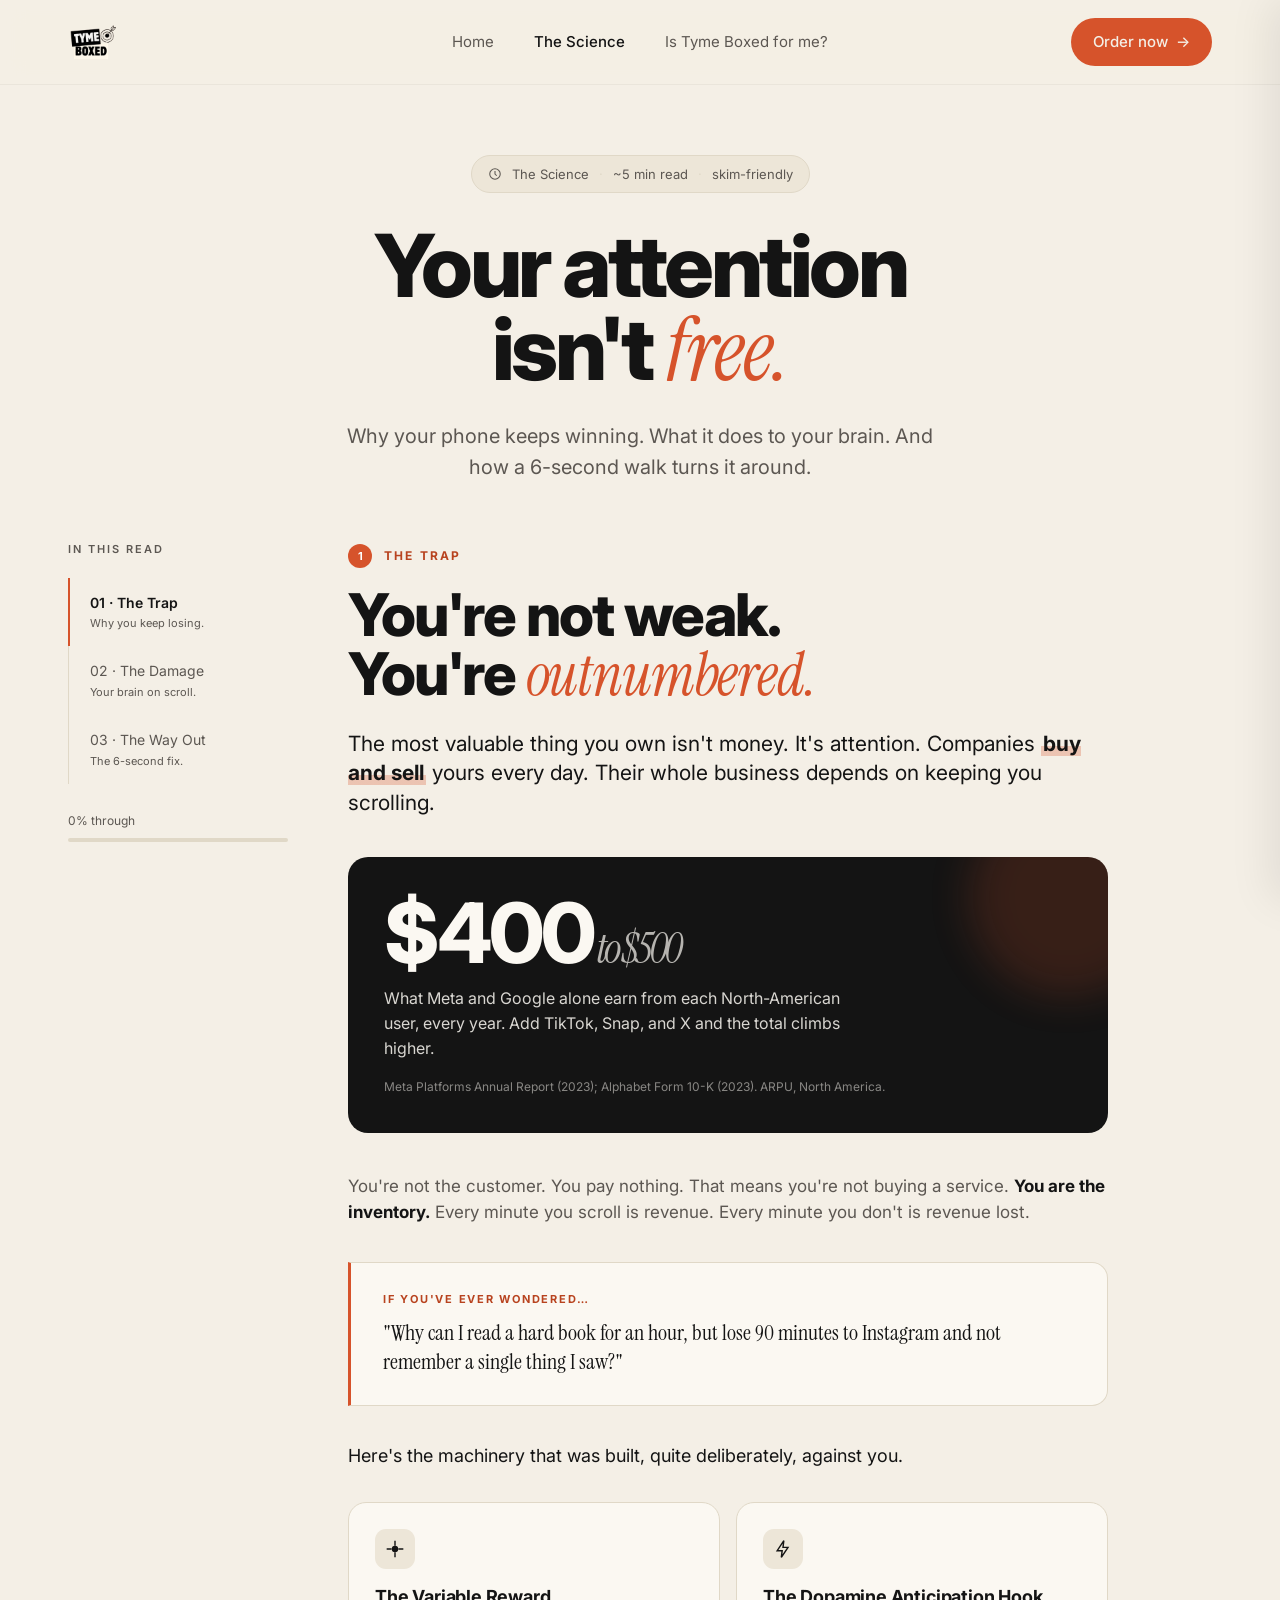
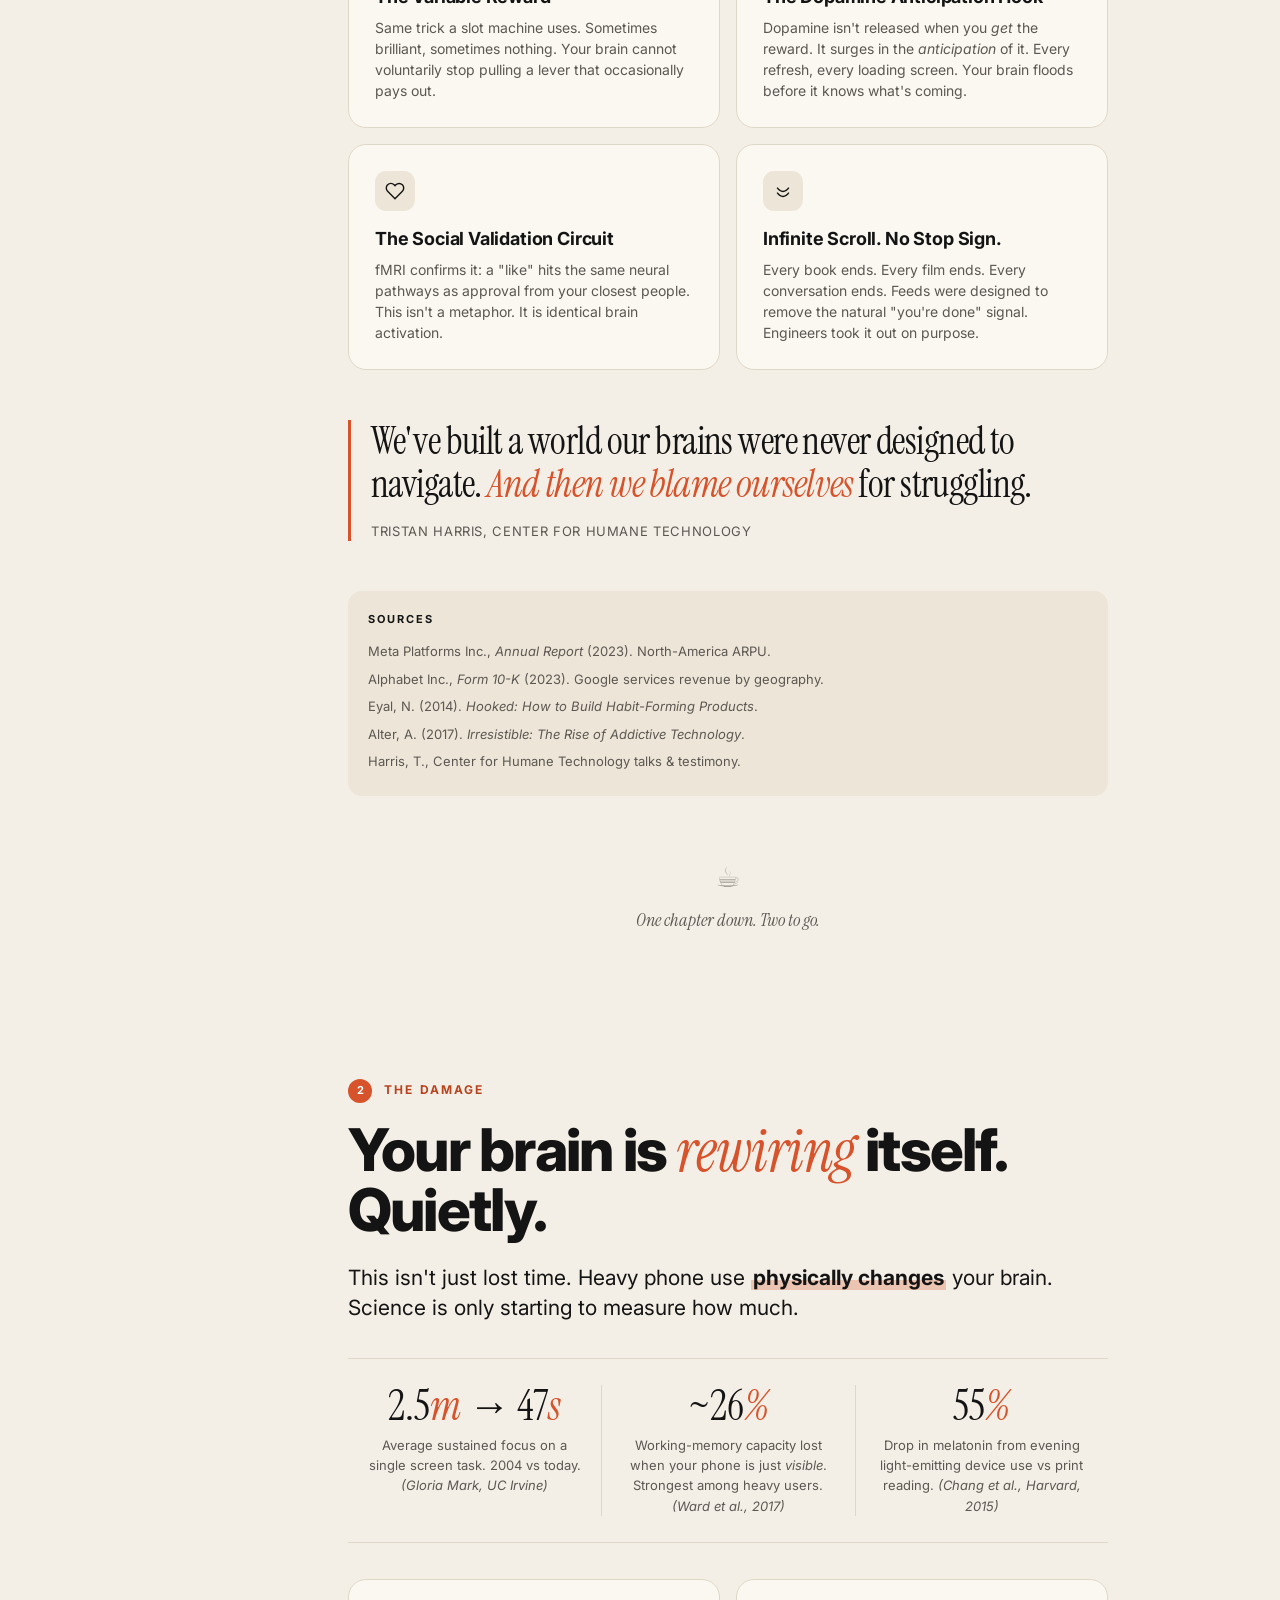
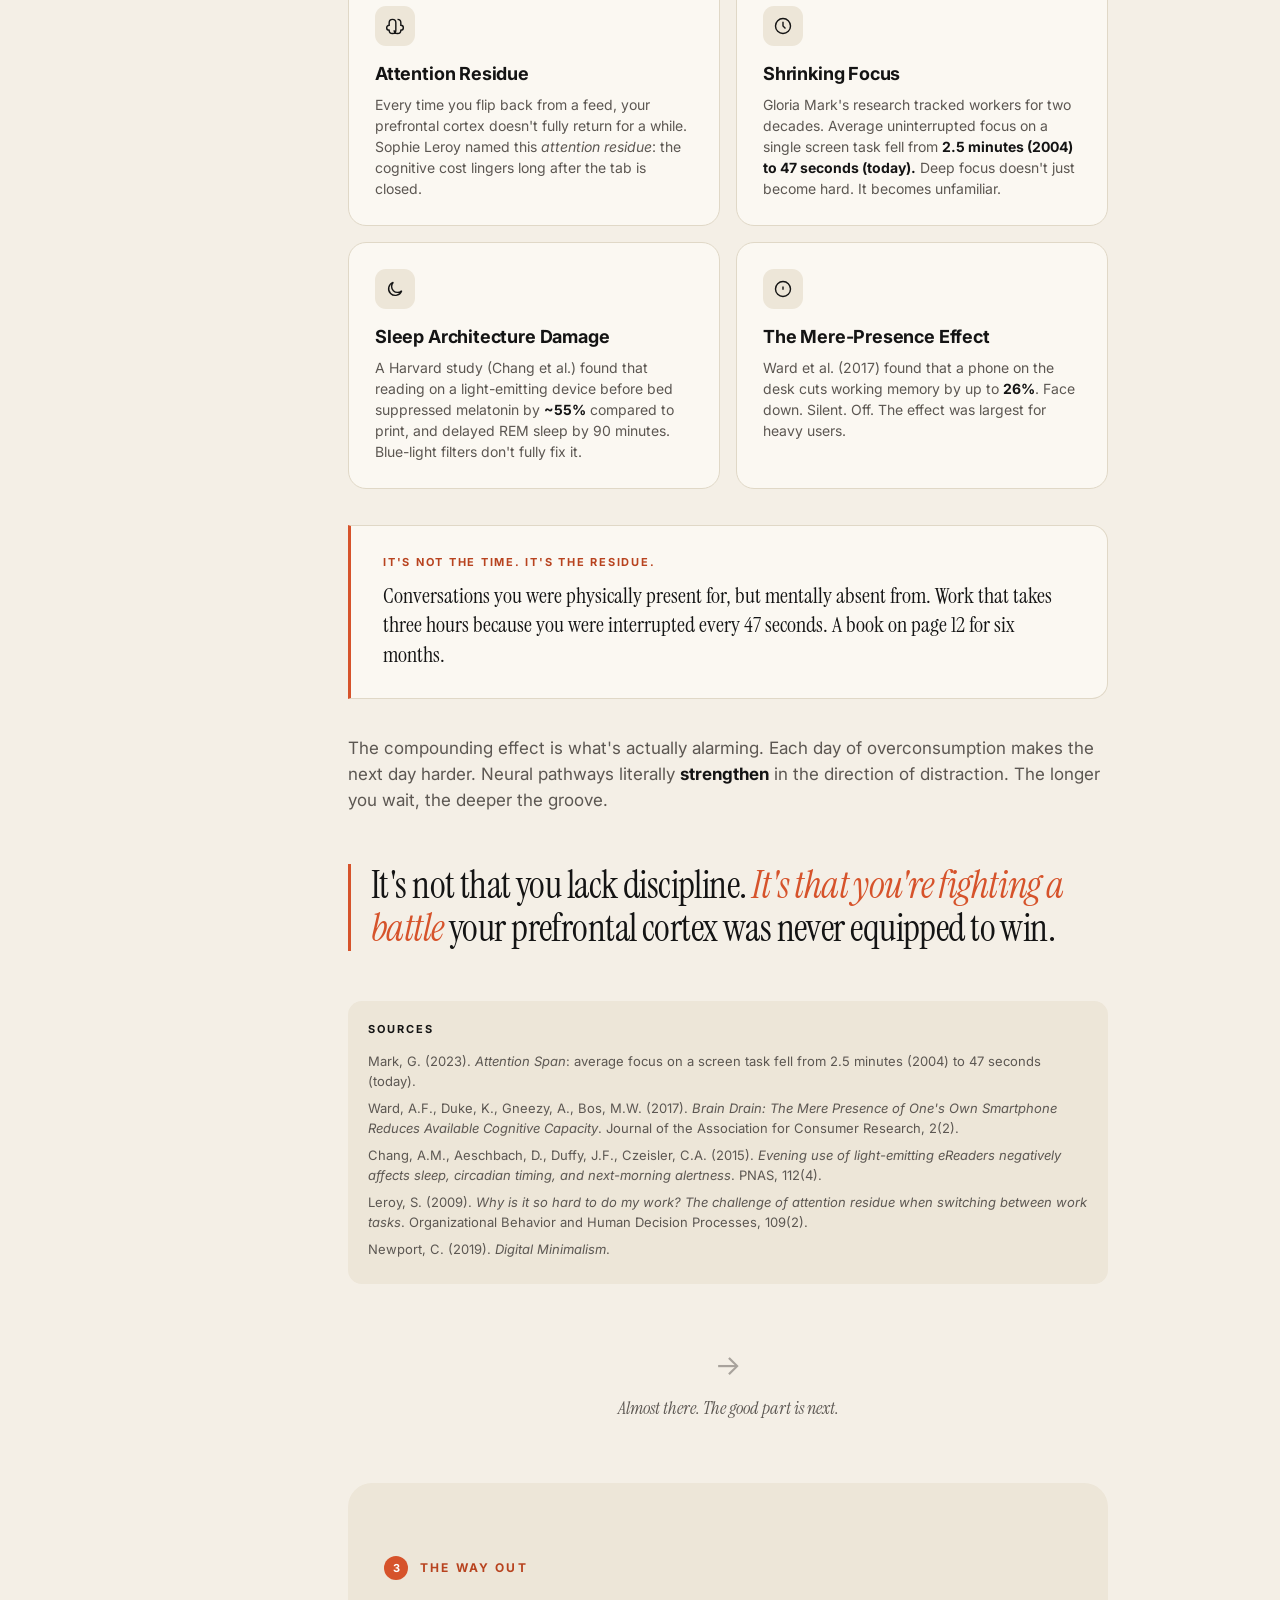
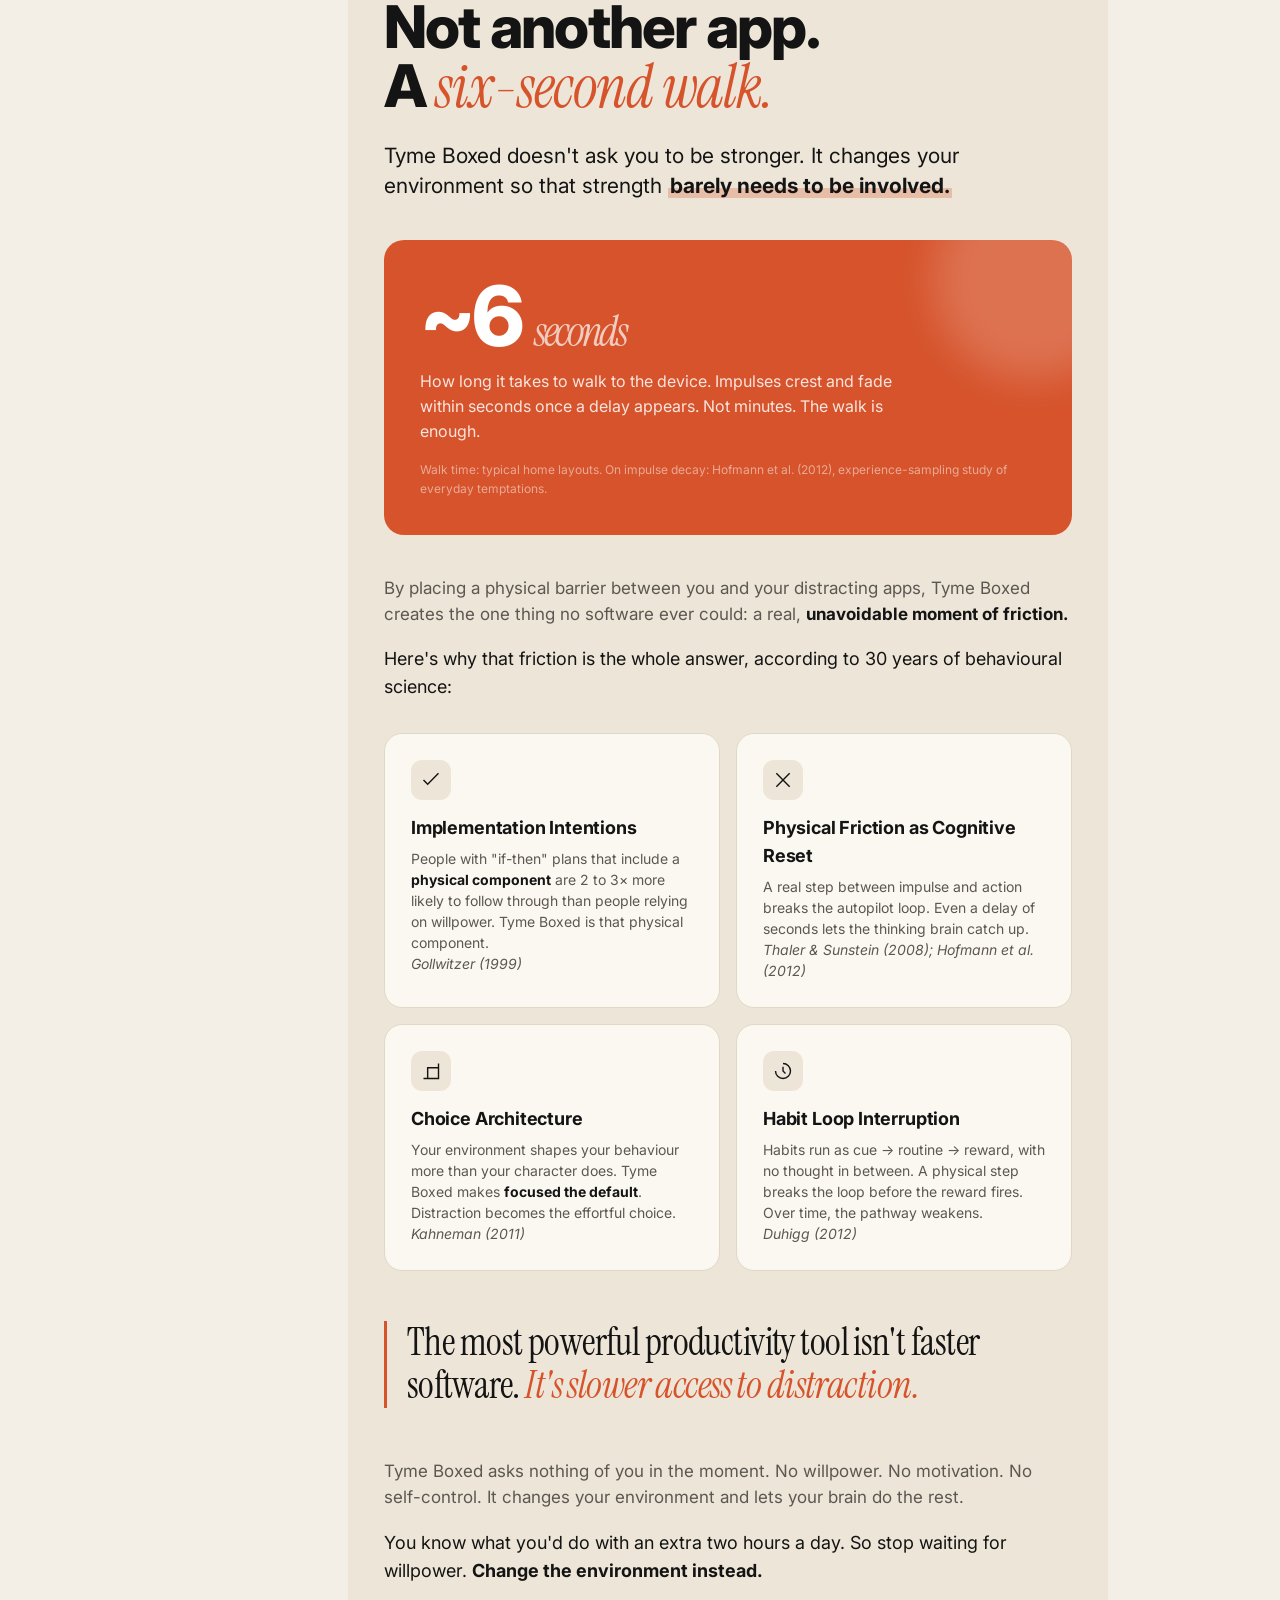
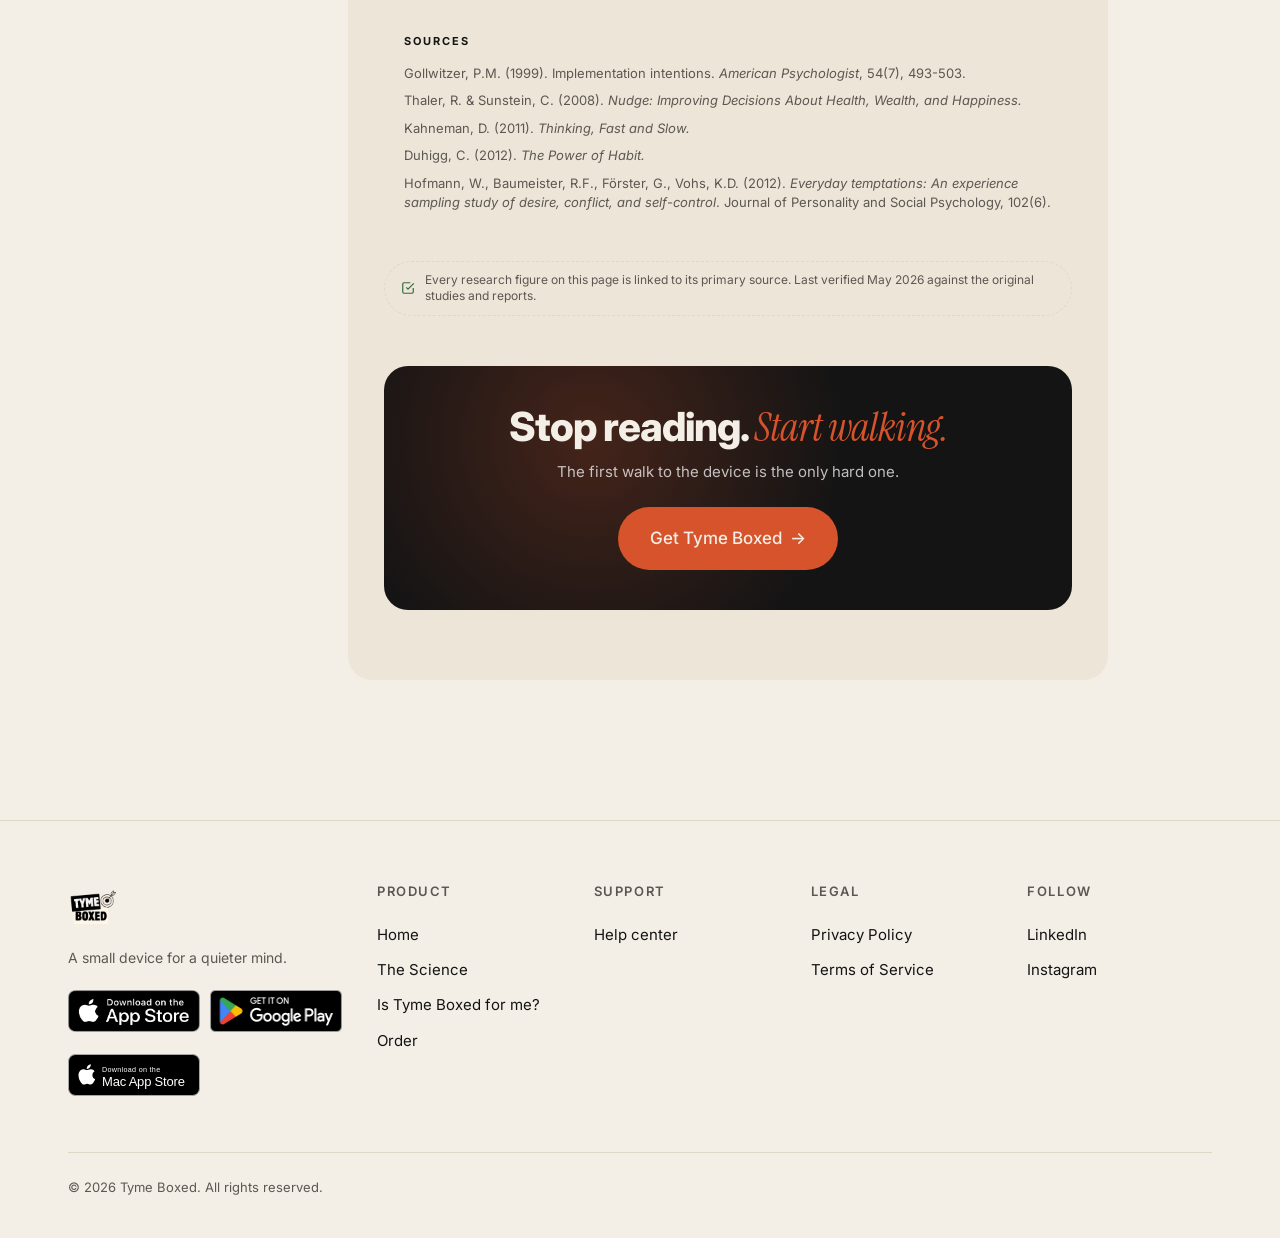
<file: science.html>
<!DOCTYPE html>
<html lang="en">
<head>
<script>
!function(f,b,e,v,n,t,s)
{if(f.fbq)return;n=f.fbq=function(){n.callMethod?
n.callMethod.apply(n,arguments):n.queue.push(arguments)};
if(!f._fbq)f._fbq=n;n.push=n;n.loaded=!0;n.version='2.0';
n.queue=[];t=b.createElement(e);t.async=!0;
t.src=v;s=b.getElementsByTagName(e)[0];
s.parentNode.insertBefore(t,s)}(window, document,'script',
'https://connect.facebook.net/en_US/fbevents.js');
fbq('init', '36986414434290717');
fbq('track', 'PageView');
</script>
<noscript><img height="1" width="1" style="display:none"
src="https://www.facebook.com/tr?id=36986414434290717&ev=PageView&noscript=1"
/></noscript>
<meta charset="UTF-8">
<meta name="viewport" content="width=device-width, initial-scale=1.0, viewport-fit=cover">
<link rel="icon" href="images/B11-small.png" type="image/png">
<link rel="apple-touch-icon" href="images/B11-touch.png">
<title>The Science · Tyme Boxed</title>
<meta name="description" content="Why your phone wins, what it does to your brain, and how a six-second walk turns it around. The neuroscience behind Tyme Boxed.">
<meta property="og:title" content="The Science · Tyme Boxed">
<meta property="og:description" content="Why your phone wins, and how a six-second walk turns it around.">
<meta property="og:image" content="https://tymeboxed.app/images/device-hero.jpg">
<meta name="theme-color" content="#F4EFE6">
<link rel="preconnect" href="https://www.clarity.ms">
<script type="text/javascript">
(function(c,l,a,r,i,t,y){
  c[a]=c[a]||function(){(c[a].q=c[a].q||[]).push(arguments)};
  t=l.createElement(r);t.async=1;t.src="https://www.clarity.ms/tag/"+i;
  y=l.getElementsByTagName(r)[0];y.parentNode.insertBefore(t,y);
})(window,document,"clarity","script","w3uyp057u9");
</script>
<link rel="preconnect" href="https://fonts.googleapis.com">
<link rel="preconnect" href="https://fonts.gstatic.com" crossorigin>
<link href="https://fonts.googleapis.com/css2?family=Instrument+Serif:ital@0;1&family=Inter:wght@400;500;600;700;800&display=swap" rel="stylesheet">
<link rel="stylesheet" href="cart-fab.css">
<style>
  :root {
    --bg:        #F4EFE6;
    --bg-warm:   #EDE6D8;
    --bg-card:   #FBF8F2;
    --bg-deep:   #1A1A1A;
    --ink:       #141414;
    --ink-soft:  #5C5752;
    --line:      #E0D8C7;
    --accent:    #D6532B;
    --accent-d:  #B8431F;
    --green:     #2F6B3D;
  }
  * { box-sizing: border-box; margin: 0; padding: 0; }
  html {
    scroll-behavior: smooth; -webkit-font-smoothing: antialiased;
    -webkit-text-size-adjust: 100%; text-size-adjust: 100%;
  }
  body {
    background: var(--bg);
    color: var(--ink);
    font-family: 'Inter', system-ui, -apple-system, sans-serif;
    font-size: 17px; line-height: 1.55;
    overflow-x: clip;
    -webkit-tap-highlight-color: transparent;
  }
  .btn, .menu-toggle, summary, a { touch-action: manipulation; }
  html { overflow-x: clip; }
  .serif { font-family: 'Instrument Serif', Georgia, serif; font-weight: 400; }
  .container { max-width: 1200px; margin: 0 auto; padding: 0 28px; }
  .narrow   { max-width: 760px;  margin: 0 auto; padding: 0 28px; }
  a { color: inherit; text-decoration: none; }

  /* ───── Nav ───── */
  nav {
    position: sticky; top: 0; z-index: 50;
    background: rgba(244,239,230,0.85);
    backdrop-filter: saturate(180%) blur(12px);
    -webkit-backdrop-filter: saturate(180%) blur(12px);
    border-bottom: 1px solid rgba(0,0,0,0.04);
  }
  .nav-inner {
    display: grid;
    grid-template-columns: 1fr auto 1fr;
    align-items: center;
    padding: 16px 28px; max-width: 1200px; margin: 0 auto;
  }
  .logo {
    justify-self: start;
    display: inline-flex;
    align-items: center;
    flex-shrink: 0;
    line-height: 0;
  }
  .logo img {
    height: 52px;
    width: auto;
    display: block;
  }
  .nav-links {
    justify-self: center;
    display: flex; gap: 40px; align-items: center;
    font-size: 15px; color: var(--ink-soft); white-space: nowrap;
  }
  .nav-links a:hover { color: var(--ink); }
  .nav-links a.active { color: var(--ink); font-weight: 500; }
  .nav-actions {
    justify-self: end;
    display: flex; align-items: center; gap: 10px; flex-shrink: 0;
  }
  .btn {
    display: inline-flex; align-items: center; gap: 8px;
    background: var(--ink); color: var(--bg);
    padding: 12px 22px; border-radius: 999px;
    font-weight: 500; font-size: 15px;
    transition: transform .15s ease, background .15s ease;
    border: 0; cursor: pointer;
  }
  .btn:hover { background: var(--accent); transform: translateY(-1px); }
  .btn.lg { padding: 18px 32px; font-size: 17px; }
  .btn.accent { background: var(--accent); }
  .btn.accent:hover { background: var(--accent-d); }
  .btn .arrow { transition: transform .15s ease; }
  .btn:hover .arrow { transform: translateX(3px); }
  .btn.share {
    background: var(--accent);
    color: var(--bg);
    font-weight: 500;
    border: 0; cursor: pointer; font-family: inherit;
  }
  .btn.share:hover {
    background: var(--accent-d);
    transform: translateY(-1px);
  }
  .btn.share svg { width: 16px; height: 16px; }

  /* ───── HERO ───── */
  .hero {
    padding: 70px 0 50px;
    text-align: center;
  }
  .meta-pill {
    display: inline-flex; align-items: center; gap: 10px;
    padding: 8px 16px;
    background: var(--bg-warm); border: 1px solid var(--line);
    border-radius: 999px; font-size: 13px; color: var(--ink-soft);
    margin-bottom: 32px;
  }
  .meta-pill .clock {
    width: 14px; height: 14px;
  }
  .meta-pill .sep { color: var(--line); }

  h1.display {
    font-family: 'Inter', sans-serif;
    font-weight: 800;
    font-size: clamp(48px, 6.8vw, 96px);
    line-height: 0.95; letter-spacing: -0.04em;
    max-width: 1000px; margin: 0 auto 28px;
  }
  h1.display .ital {
    font-family: 'Instrument Serif', serif;
    font-style: italic; font-weight: 400;
    color: var(--accent);
    letter-spacing: -0.02em;
  }
  .hero-sub {
    font-size: 20px; color: var(--ink-soft);
    max-width: 600px; margin: 0 auto;
  }

  /* ───── Page layout: sidebar + content ───── */
  .page-wrap {
    display: grid;
    grid-template-columns: 220px 1fr;
    gap: 60px;
    max-width: 1200px; margin: 0 auto; padding: 0 28px;
  }
  .sidebar {
    position: sticky; top: 100px;
    align-self: start;
    padding-top: 8px;
  }
  .sidebar-label {
    font-size: 11px; letter-spacing: 0.18em; text-transform: uppercase;
    color: var(--ink-soft); font-weight: 600; margin-bottom: 20px;
  }
  .sidebar-list {
    list-style: none; padding: 0; margin: 0;
    border-left: 1px solid var(--line);
  }
  .sidebar-list a {
    display: block;
    padding: 14px 0 14px 20px;
    margin-left: -1px;
    font-size: 14px; color: var(--ink-soft);
    border-left: 2px solid transparent;
    transition: color .15s ease, border-color .15s ease;
  }
  .sidebar-list a:hover { color: var(--ink); }
  .sidebar-list a.active {
    color: var(--ink); border-left-color: var(--accent);
    font-weight: 600;
  }
  .sidebar-list a span { display: block; font-size: 11px; color: var(--ink-soft); font-weight: 400; margin-top: 2px; }

  /* Progress meter */
  .progress-meter {
    margin-top: 28px;
    font-size: 12px; color: var(--ink-soft);
  }
  .progress-bar {
    margin-top: 8px;
    height: 4px; background: var(--line); border-radius: 2px;
    overflow: hidden;
  }
  .progress-bar .fill {
    height: 100%; background: var(--accent);
    width: 0%;
    transition: width .15s ease;
  }

  /* ───── Article ───── */
  article { padding-top: 8px; padding-bottom: 80px; max-width: 760px; min-width: 0; }
  .sidebar { min-width: 0; }
  .chapter { padding-top: 80px; }
  .chapter:first-of-type { padding-top: 0; }

  .ch-eyebrow {
    display: inline-flex; align-items: center; gap: 12px;
    font-family: 'Inter', sans-serif;
    font-size: 12px; font-weight: 700; letter-spacing: 0.18em;
    color: var(--accent-d); text-transform: uppercase;
    margin-bottom: 18px;
  }
  .ch-eyebrow .num {
    width: 24px; height: 24px; border-radius: 50%;
    background: var(--accent); color: white;
    display: inline-grid; place-items: center;
    font-size: 11px; letter-spacing: 0;
  }
  h2.ch-title {
    font-family: 'Inter', sans-serif; font-weight: 800;
    font-size: clamp(36px, 4.6vw, 60px);
    line-height: 1; letter-spacing: -0.03em;
    margin-bottom: 24px;
  }
  h2.ch-title .ital {
    font-family: 'Instrument Serif', serif;
    font-style: italic; font-weight: 400;
    color: var(--accent); letter-spacing: -0.02em;
  }
  .ch-hook {
    font-size: 21px; line-height: 1.4;
    color: var(--ink); margin-bottom: 36px;
  }
  .ch-hook strong { background: linear-gradient(180deg, transparent 60%, rgba(214,83,43,0.28) 60%); padding: 0 2px; }

  article p { margin-bottom: 18px; color: var(--ink-soft); }
  article p strong { color: var(--ink); }
  article p.lead { color: var(--ink); font-size: 18px; }

  /* "you" moment block */
  .you-moment {
    margin: 36px 0;
    padding: 28px 32px;
    background: var(--bg-card); border: 1px solid var(--line);
    border-left: 3px solid var(--accent);
    border-radius: 0 16px 16px 0;
  }
  .you-moment .label {
    font-size: 11px; letter-spacing: 0.16em; text-transform: uppercase;
    color: var(--accent-d); font-weight: 700; margin-bottom: 10px;
  }
  .you-moment p {
    font-family: 'Instrument Serif', serif;
    font-size: 22px; line-height: 1.35; color: var(--ink);
    margin: 0;
  }

  /* Big stat callout */
  .stat-card {
    margin: 40px 0;
    padding: 36px;
    background: var(--ink); color: var(--bg-card);
    border-radius: 20px;
    position: relative; overflow: hidden;
  }
  .stat-card::before {
    content: ''; position: absolute; right: 0; top: 0;
    width: 200px; height: 200px; border-radius: 50%;
    background: var(--accent); opacity: 0.18; filter: blur(20px);
    transform: translate(60px, -60px);
    pointer-events: none;
  }
  .stat-card .num {
    font-family: 'Inter', sans-serif; font-weight: 800;
    font-size: clamp(54px, 6.5vw, 84px);
    line-height: 0.95; letter-spacing: -0.04em;
    position: relative; z-index: 2;
  }
  .stat-card .num .small {
    font-family: 'Instrument Serif', serif; font-style: italic; font-weight: 400;
    font-size: 0.5em; opacity: 0.7;
  }
  .stat-card .lbl {
    margin-top: 14px; font-size: 16px; opacity: 0.85;
    max-width: 480px; position: relative;
  }
  .stat-card .src {
    margin-top: 18px; font-size: 12px; opacity: 0.5;
    position: relative;
  }
  .stat-card.warm {
    background: var(--accent); color: white;
  }
  .stat-card.warm::before {
    background: white; opacity: 0.18;
  }

  /* Inline stat strip */
  .stat-strip {
    display: grid; grid-template-columns: 1fr 1fr 1fr;
    gap: 0; margin: 36px 0;
    border-top: 1px solid var(--line);
    border-bottom: 1px solid var(--line);
    padding: 26px 0;
  }
  .stat-strip > div { text-align: center; padding: 0 18px; border-left: 1px solid var(--line); }
  .stat-strip > div:first-child { border-left: 0; }
  .stat-strip .n {
    font-family: 'Instrument Serif', serif;
    font-size: 42px; line-height: 1; color: var(--ink);
  }
  .stat-strip .n em { color: var(--accent); font-style: italic; }
  .stat-strip .l {
    margin-top: 8px; font-size: 13px; color: var(--ink-soft);
  }

  /* Mechanism cards */
  .mechs {
    display: grid; grid-template-columns: 1fr 1fr; gap: 16px;
    margin: 32px 0;
  }
  .mech {
    background: var(--bg-card); border: 1px solid var(--line);
    border-radius: 18px; padding: 26px;
    transition: transform .25s ease;
  }
  .mech:hover { transform: translateY(-3px); }
  .mech .ic {
    width: 40px; height: 40px; border-radius: 11px;
    background: var(--bg-warm); display: grid; place-items: center;
    margin-bottom: 14px;
  }
  .mech h3 {
    font-family: 'Inter', sans-serif; font-weight: 700;
    font-size: 18px; letter-spacing: -0.01em; margin-bottom: 6px;
  }
  .mech p { color: var(--ink-soft); font-size: 14px; line-height: 1.5; margin: 0; }

  /* Pull quote */
  .pullquote {
    margin: 50px 0;
    padding: 0 0 0 20px;
    border-left: 3px solid var(--accent);
  }
  .pullquote p {
    font-family: 'Instrument Serif', serif;
    font-size: clamp(28px, 3.4vw, 38px);
    line-height: 1.15; letter-spacing: -0.015em;
    color: var(--ink); margin: 0;
  }
  .pullquote p em { color: var(--accent); }
  .pullquote .att {
    margin-top: 14px; font-family: 'Inter', sans-serif;
    font-size: 13px; color: var(--ink-soft); font-style: normal;
    letter-spacing: 0.05em; text-transform: uppercase;
  }

  /* References / footnote micro-list */
  .refs {
    margin-top: 28px;
    padding: 20px;
    background: var(--bg-warm); border-radius: 14px;
    font-size: 13px; color: var(--ink-soft);
  }
  .refs .lbl {
    font-size: 11px; letter-spacing: 0.18em; text-transform: uppercase;
    color: var(--ink); font-weight: 700; margin-bottom: 10px;
  }
  .refs ul { list-style: none; padding: 0; }
  .refs li { padding: 4px 0; line-height: 1.5; }

  /* "Almost there" interstitial */
  .breather {
    margin: 60px auto;
    text-align: center;
    color: var(--ink-soft);
  }
  .breather .icon { font-size: 28px; opacity: 0.5; }
  .breather p { margin-top: 8px; font-family: 'Instrument Serif', serif; font-size: 18px; font-style: italic; }

  /* Solution chapter - slightly different bg */
  .chapter.solution {
    margin-top: 60px;
    padding: 70px 36px;
    background: var(--bg-warm);
    border-radius: 24px;
  }

  /* Sources verified stamp */
  .src-stamp {
    margin-top: 24px;
    display: inline-flex; align-items: center; gap: 10px;
    padding: 10px 16px;
    background: transparent; border: 1px dashed var(--line);
    border-radius: 999px;
    font-size: 12px; color: var(--ink-soft);
    line-height: 1.4;
  }
  .src-stamp svg { color: var(--green); flex: none; }

  /* The product call */
  .product-cta {
    margin: 50px 0 0;
    padding: 40px;
    background: var(--ink); color: var(--bg);
    border-radius: 24px; text-align: center;
    position: relative; overflow: hidden;
  }
  .product-cta::before {
    content: ''; position: absolute; inset: 0;
    background: radial-gradient(circle at 30% 30%, rgba(214,83,43,0.25), transparent 50%);
  }
  .product-cta h3 {
    font-family: 'Inter', sans-serif; font-weight: 800;
    font-size: clamp(28px, 3.4vw, 40px);
    line-height: 1.05; letter-spacing: -0.025em;
    margin-bottom: 12px; position: relative;
  }
  .product-cta h3 em {
    font-family: 'Instrument Serif', serif; font-style: italic; font-weight: 400;
    color: var(--accent);
  }
  .product-cta p { font-size: 15px; opacity: 0.85; margin-bottom: 24px; position: relative; color: rgba(255,255,255,0.85); }
  .product-cta .btn { position: relative; }

  /* ───── Footer (matches home) ───── */
  footer { padding: 60px 0 40px; border-top: 1px solid var(--line); margin-top: 60px; background: var(--bg); }
  .foot-grid {
    display: grid; grid-template-columns: 1.5fr 1fr 1fr 1fr 1fr; gap: 32px;
  }
  .foot-grid h5 { font-size: 13px; text-transform: uppercase; letter-spacing: 0.12em; color: var(--ink-soft); margin-bottom: 16px; font-weight: 600; }
  .foot-grid a { display: block; padding: 6px 0; font-size: 15px; color: var(--ink); }
  .foot-grid a:hover { color: var(--accent); }
  .foot-grid .logo { display: flex; }
  .foot-bottom {
    margin-top: 50px; padding-top: 24px; border-top: 1px solid var(--line);
    display: flex; justify-content: space-between; align-items: center;
    font-size: 13px; color: var(--ink-soft); flex-wrap: wrap; gap: 12px;
  }
  .store-badges { display: flex; flex-wrap: wrap; gap: 10px; margin-top: 16px; }
  .app-badge { display: inline-block; }
  .app-badge img { width: 132px; height: 42px; display: block; }
  .muted { color: var(--ink-soft); }

  /* ───── Mobile ───── */
  @media (max-width: 880px) {
    body { font-size: 16px; }
    .container, .narrow { padding: 0 20px; }

    /* Nav - compact, smaller order button */
    .nav-links { display: none; }
    .nav-inner {
      display: flex; justify-content: space-between;
      padding: 12px 18px;
    }
    .logo img { height: 40px; }
    .btn { padding: 12px 18px; font-size: 13px; }

    /* Hero - tighter spacing, smaller meta pill */
    .hero { padding: 32px 0 28px; }
    .meta-pill {
      font-size: 11px; padding: 6px 12px; gap: 6px;
      white-space: nowrap;
      max-width: 100%;
      overflow: hidden;
    }
    .meta-pill .clock { width: 12px; height: 12px; }
    h1.display { margin-bottom: 22px; }
    .hero-sub { font-size: 17px; padding: 0 4px; }

    /* Page wrap stacks */
    .page-wrap {
      grid-template-columns: 1fr; gap: 0;
      padding: 0 20px;
    }

    /* Sidebar → vertical stack of full-width chips with subtitles */
    .sidebar {
      position: static;
      margin-bottom: 28px;
      padding: 16px;
      background: var(--bg-warm);
      border-radius: 16px;
    }
    .sidebar-label {
      margin-bottom: 12px; font-size: 11px;
    }
    .sidebar-list {
      display: flex; flex-direction: column;
      gap: 8px;
      border-left: 0;
      margin: 0; padding: 0;
    }
    .sidebar-list a {
      display: flex; flex-direction: column; justify-content: center;
      padding: 12px 16px; border-left: 0;
      background: var(--bg-card); border: 1px solid var(--line);
      border-radius: 14px;
      font-size: 14px; font-weight: 600;
      color: var(--ink);
      min-height: 44px;
      transition: background .15s ease, border-color .15s ease, color .15s ease;
    }
    .sidebar-list a span {
      display: block;
      font-size: 11.5px;
      font-weight: 400;
      color: var(--ink-soft);
      margin-top: 2px;
      letter-spacing: 0;
    }
    .sidebar-list a.active {
      background: var(--ink); color: var(--bg-card); border-color: var(--ink);
    }
    .sidebar-list a.active span {
      color: var(--bg-card); opacity: 0.65;
    }
    .progress-meter { display: none; }

    /* Article */
    article { padding-bottom: 60px; }
    .chapter { padding-top: 56px; }
    .ch-eyebrow { font-size: 11px; gap: 10px; margin-bottom: 14px; }
    .ch-eyebrow .num { width: 22px; height: 22px; font-size: 11px; }
    h2.ch-title { margin-bottom: 20px; }
    .ch-hook { font-size: 18px; line-height: 1.42; margin-bottom: 28px; }
    article p { margin-bottom: 16px; }
    article p.lead { font-size: 17px; }

    /* You-moment */
    .you-moment {
      margin: 28px 0;
      padding: 20px 22px;
      border-radius: 0 14px 14px 0;
    }
    .you-moment .label { font-size: 11px; margin-bottom: 8px; }
    .you-moment p { font-size: 19px; }

    /* Stat card */
    .stat-card { padding: 26px; margin: 32px 0; border-radius: 18px; }
    .stat-card .num { font-size: 48px; }
    .stat-card .lbl { font-size: 15px; margin-top: 12px; }
    .stat-card .src { font-size: 11px; margin-top: 14px; }

    /* Stat strip - single column, bigger labels */
    .stat-strip {
      grid-template-columns: 1fr;
      padding: 18px 0; margin: 28px 0;
    }
    .stat-strip > div {
      border-left: 0; border-top: 1px solid var(--line);
      padding: 22px 8px;
    }
    .stat-strip > div:first-child { border-top: 0; padding-top: 6px; }
    .stat-strip > div:last-child { padding-bottom: 6px; }
    .stat-strip .n { font-size: 38px; }
    .stat-strip .l { font-size: 14px; margin-top: 10px; line-height: 1.5; }

    /* Mech cards */
    .mechs { grid-template-columns: 1fr; gap: 14px; margin: 28px 0; }
    .mech { padding: 22px; border-radius: 16px; }
    .mech .ic { width: 36px; height: 36px; border-radius: 10px; margin-bottom: 12px; }
    .mech h3 { font-size: 17px; margin-bottom: 6px; }
    .mech p { font-size: 14px; line-height: 1.5; }

    /* Pull quote */
    .pullquote { margin: 40px 0; padding-left: 16px; border-left-width: 3px; }
    .pullquote p { font-size: 26px; line-height: 1.2; }
    .pullquote .att { font-size: 11px; margin-top: 12px; letter-spacing: 0.06em; }

    /* Refs */
    .refs { padding: 18px; border-radius: 12px; font-size: 12.5px; margin-top: 24px; }
    .refs .lbl { font-size: 11px; margin-bottom: 8px; }
    .refs li { padding: 5px 0; line-height: 1.45; }

    /* Breather */
    .breather { margin: 44px auto; }
    .breather .icon { font-size: 24px; }
    .breather p { font-size: 16px; }

    /* Solution chapter */
    .chapter.solution {
      padding: 44px 22px;
      margin-top: 44px;
      border-radius: 20px;
    }

    /* Sources verified stamp */
    .src-stamp {
      margin-top: 20px;
      padding: 10px 14px;
      font-size: 11.5px;
      line-height: 1.5;
      align-items: flex-start;
    }
    .src-stamp svg { margin-top: 2px; }

    /* Product CTA */
    .product-cta {
      padding: 32px 22px;
      margin: 36px 0 0;
      border-radius: 20px;
    }
    .product-cta h3 { font-size: 26px; line-height: 1.1; margin-bottom: 10px; }
    .product-cta p { font-size: 14px; margin-bottom: 22px; }
    .product-cta .btn.lg { padding: 14px 22px; font-size: 14px; }

    /* Footer */
    .foot-grid { grid-template-columns: 1fr 1fr; gap: 28px; }
    .foot-grid h5 { font-size: 11px; margin-bottom: 12px; }
    .foot-grid a { padding: 5px 0; font-size: 14px; }
    footer { padding: 50px 0 32px; }
    .foot-bottom { font-size: 12px; padding-top: 20px; margin-top: 36px; }
  }

  /* Extra-small (≤ 380px) - iPhone SE etc. */
  @media (max-width: 380px) {
    .container, .narrow, .page-wrap { padding: 0 16px; }
    .nav-inner { padding: 11px 16px; }
    .logo img { height: 40px; }
    .btn { padding: 12px 16px; font-size: 12.5px; }
    .meta-pill { font-size: 11px; padding: 5px 10px; }
    .meta-pill .sep { display: none; }
    .meta-pill .skim-tag { display: none; }
    h1.display { font-size: 44px; line-height: 0.95; letter-spacing: -0.035em; }
    .hero-sub { font-size: 16px; }
    .ch-hook { font-size: 17px; }
    .stat-card .num { font-size: 42px; }
    .stat-strip .n { font-size: 34px; }
    .pullquote p { font-size: 23px; }
    .product-cta h3 { font-size: 23px; }
    .foot-grid { grid-template-columns: 1fr; gap: 26px; }
  }

  /* ───── Mobile Menu ───── */
  @media (min-width: 881px) {
    .menu-toggle { display: none; }
  }
  @media (max-width: 880px) {
    .menu-toggle { display: flex; }
  }
  .menu-toggle {
    background: none; border: none; cursor: pointer;
    width: 40px; height: 40px;
    flex-direction: column; justify-content: center; align-items: center; gap: 5px;
    padding: 8px; flex-shrink: 0;
  }
  .menu-toggle span {
    display: block; width: 20px; height: 2px;
    background: var(--ink); border-radius: 2px;
  }
  .mobile-menu-backdrop {
    position: fixed; inset: 0; background: rgba(0,0,0,0.3);
    z-index: 99; opacity: 0; pointer-events: none;
    transition: opacity .35s ease;
  }
  .mobile-menu-backdrop.open { opacity: 1; pointer-events: auto; }
  .mobile-menu {
    position: fixed; top: 0; right: 0; bottom: 0;
    width: min(320px, 82vw);
    background: var(--bg); z-index: 100;
    transform: translateX(100%);
    transition: transform .35s cubic-bezier(.4,0,.2,1);
    display: flex; flex-direction: column;
    box-shadow: -10px 0 40px rgba(0,0,0,0.08);
  }
  .mobile-menu.open { transform: translateX(0); }
  .mobile-menu-header {
    display: flex; justify-content: space-between; align-items: center;
    padding: 16px 22px; border-bottom: 1px solid var(--line);
  }
  .menu-close {
    background: none; border: none; cursor: pointer;
    font-size: 28px; color: var(--ink); width: 40px; height: 40px;
    display: grid; place-items: center;
  }
  .mobile-menu-links {
    padding: 32px 22px; display: flex; flex-direction: column; gap: 4px; flex: 1;
  }
  .mobile-menu-links a {
    font-size: 18px; font-weight: 500; padding: 14px 0;
    color: var(--ink); border-bottom: 1px solid var(--line);
    transition: color .15s;
  }
  .mobile-menu-links a:last-child { border-bottom: none; }
  .mobile-menu-links a:hover { color: var(--accent); }
  .reveal { opacity: 0; transform: translateY(20px); transition: opacity .7s ease, transform .7s ease; }
  .reveal.in { opacity: 1; transform: none; }

  /* ───── Accessibility ───── */
  a:focus-visible, button:focus-visible, summary:focus-visible {
    outline: 2px solid var(--accent-d); outline-offset: 3px; border-radius: 4px;
  }
  .btn:focus-visible { outline-offset: 4px; border-radius: 999px; }
  .btn:active { transform: scale(0.97); }
  @media (prefers-reduced-motion: reduce) {
    html { scroll-behavior: auto; }
    *, *::before, *::after {
      animation-duration: 0.01ms !important;
      animation-iteration-count: 1 !important;
      transition-duration: 0.01ms !important;
    }
    .reveal { opacity: 1; transform: none; }
  }
</style>
</head>
<body>

<nav>
  <div class="nav-inner">
    <a href="index.html" class="logo"><img src="images/B1-nav.png" alt="Tyme Boxed" /></a>
    <div class="nav-links">
      <a href="index.html">Home</a>
      <a href="science.html" class="active">The Science</a>
      <a href="quiz.html">Is Tyme Boxed for me?</a>
    </div>
    <div class="nav-actions">
      <a href="preorder.html" class="btn share">Order now <span class="arrow">→</span></a>
      <button class="menu-toggle" type="button" aria-label="Open menu" aria-expanded="false" aria-controls="mobileMenu"><span></span><span></span><span></span></button>
    </div>
  </div>
</nav>

<div class="mobile-menu-backdrop" id="menuBackdrop"></div>
<div class="mobile-menu" id="mobileMenu">
  <div class="mobile-menu-header">
    <a href="index.html" class="logo"><img src="images/B1-nav.png" alt="Tyme Boxed" /></a>
    <button class="menu-close" aria-label="Close menu">×</button>
  </div>
  <div class="mobile-menu-links">
    <a href="index.html">Home</a>
    <a href="science.html">The Science</a>
    <a href="quiz.html">Is Tyme Boxed for me?</a>
    <a href="preorder.html">Order now</a>
    <a href="support.html">Help center</a>
  </div>
</div>

<!-- ───── HERO ───── -->
<header class="hero">
  <div class="container">
    <div class="meta-pill">
      <svg class="clock" viewBox="0 0 24 24" fill="none" stroke="currentColor" stroke-width="1.8"><circle cx="12" cy="12" r="9"/><path d="M12 7v5l3 3"/></svg>
      <span>The Science</span>
      <span class="sep">·</span>
      <span>~5 min read</span>
      <span class="sep skim-sep">·</span>
      <span class="skim-tag">skim-friendly</span>
    </div>
    <h1 class="display">
      Your attention<br>isn't <span class="ital">free.</span>
    </h1>
    <p class="hero-sub">
      Why your phone keeps winning. What it does to your brain. And how a 6-second walk turns it around.
    </p>
  </div>
</header>

<div class="page-wrap">

  <!-- ───── SIDEBAR ───── -->
  <aside class="sidebar">
    <div class="sidebar-label">In this read</div>
    <ul class="sidebar-list">
      <li><a href="#trap" data-target="trap" class="active">01 · The Trap<span>Why you keep losing.</span></a></li>
      <li><a href="#damage" data-target="damage">02 · The Damage<span>Your brain on scroll.</span></a></li>
      <li><a href="#way-out" data-target="way-out">03 · The Way Out<span>The 6-second fix.</span></a></li>
    </ul>
    <div class="progress-meter">
      <span id="progressLbl">0%</span> through
      <div class="progress-bar"><div class="fill" id="progressFill"></div></div>
    </div>
  </aside>

  <!-- ───── ARTICLE ───── -->
  <article>

    <!-- ─── CHAPTER 1 ─── -->
    <section class="chapter" id="trap">
      <div class="ch-eyebrow"><span class="num">1</span> The Trap</div>
      <h2 class="ch-title">You're not weak.<br>You're <span class="ital">outnumbered.</span></h2>

      <p class="ch-hook">
        The most valuable thing you own isn't money. It's attention. Companies <strong>buy and sell</strong> yours every day. Their whole business depends on keeping you scrolling.
      </p>

      <div class="stat-card reveal">
        <div class="num">$400<span class="small"> to $500</span></div>
        <div class="lbl">What Meta and Google alone earn from each North-American user, every year. Add TikTok, Snap, and X and the total climbs higher.</div>
        <div class="src">Meta Platforms Annual Report (2023); Alphabet Form 10-K (2023). ARPU, North America.</div>
      </div>

      <p>You're not the customer. You pay nothing. That means you're not buying a service. <strong>You are the inventory.</strong> Every minute you scroll is revenue. Every minute you don't is revenue lost.</p>

      <div class="you-moment">
        <div class="label">If you've ever wondered…</div>
        <p>"Why can I read a hard book for an hour, but lose 90 minutes to Instagram and not remember a single thing I saw?"</p>
      </div>

      <p class="lead">Here's the machinery that was built, quite deliberately, against you.</p>

      <div class="mechs">
        <div class="mech reveal">
          <div class="ic"><svg width="20" height="20" viewBox="0 0 24 24" fill="none" stroke="currentColor" stroke-width="1.7"><path d="M12 2v6m0 8v6M2 12h6m8 0h6"/><circle cx="12" cy="12" r="3" fill="currentColor"/></svg></div>
          <h3>The Variable Reward</h3>
          <p>Same trick a slot machine uses. Sometimes brilliant, sometimes nothing. Your brain cannot voluntarily stop pulling a lever that occasionally pays out.</p>
        </div>
        <div class="mech reveal">
          <div class="ic"><svg width="20" height="20" viewBox="0 0 24 24" fill="none" stroke="currentColor" stroke-width="1.7"><path d="M13 2L5 14h6l-1 8 8-12h-6l1-8z"/></svg></div>
          <h3>The Dopamine Anticipation Hook</h3>
          <p>Dopamine isn't released when you <em>get</em> the reward. It surges in the <em>anticipation</em> of it. Every refresh, every loading screen. Your brain floods before it knows what's coming.</p>
        </div>
        <div class="mech reveal">
          <div class="ic"><svg width="20" height="20" viewBox="0 0 24 24" fill="none" stroke="currentColor" stroke-width="1.7"><path d="M20.84 4.61a5.5 5.5 0 0 0-7.78 0L12 5.67l-1.06-1.06a5.5 5.5 0 0 0-7.78 7.78L12 21.23l8.84-8.84a5.5 5.5 0 0 0 0-7.78z"/></svg></div>
          <h3>The Social Validation Circuit</h3>
          <p>fMRI confirms it: a "like" hits the same neural pathways as approval from your closest people. This isn't a metaphor. It is identical brain activation.</p>
        </div>
        <div class="mech reveal">
          <div class="ic"><svg width="20" height="20" viewBox="0 0 24 24" fill="none" stroke="currentColor" stroke-width="1.7"><path d="M5 8c4 6 10 6 14 0M5 14c4 6 10 6 14 0"/></svg></div>
          <h3>Infinite Scroll. No Stop Sign.</h3>
          <p>Every book ends. Every film ends. Every conversation ends. Feeds were designed to remove the natural "you're done" signal. Engineers took it out on purpose.</p>
        </div>
      </div>

      <div class="pullquote reveal">
        <p>We've built a world our brains were never designed to navigate. <em>And then we blame ourselves</em> for struggling.</p>
        <div class="att">Tristan Harris, Center for Humane Technology</div>
      </div>

      <div class="refs">
        <div class="lbl">Sources</div>
        <ul>
          <li>Meta Platforms Inc., <em>Annual Report</em> (2023). North-America ARPU.</li>
          <li>Alphabet Inc., <em>Form 10-K</em> (2023). Google services revenue by geography.</li>
          <li>Eyal, N. (2014). <em>Hooked: How to Build Habit-Forming Products</em>.</li>
          <li>Alter, A. (2017). <em>Irresistible: The Rise of Addictive Technology</em>.</li>
          <li>Harris, T., Center for Humane Technology talks &amp; testimony.</li>
        </ul>
      </div>
    </section>

    <div class="breather">
      <div class="icon">☕</div>
      <p>One chapter down. Two to go.</p>
    </div>

    <!-- ─── CHAPTER 2 ─── -->
    <section class="chapter" id="damage">
      <div class="ch-eyebrow"><span class="num">2</span> The Damage</div>
      <h2 class="ch-title">Your brain is <span class="ital">rewiring</span> itself. Quietly.</h2>

      <p class="ch-hook">
        This isn't just lost time. Heavy phone use <strong>physically changes</strong> your brain. Science is only starting to measure how much.
      </p>

      <div class="stat-strip reveal">
        <div>
          <div class="n">2.5<em>m</em> → 47<em>s</em></div>
          <div class="l">Average sustained focus on a single screen task. 2004 vs today. <em>(Gloria Mark, UC Irvine)</em></div>
        </div>
        <div>
          <div class="n">~26<em>%</em></div>
          <div class="l">Working-memory capacity lost when your phone is just <em>visible</em>. Strongest among heavy users. <em>(Ward et al., 2017)</em></div>
        </div>
        <div>
          <div class="n">55<em>%</em></div>
          <div class="l">Drop in melatonin from evening light-emitting device use vs print reading. <em>(Chang et al., Harvard, 2015)</em></div>
        </div>
      </div>

      <div class="mechs">
        <div class="mech reveal">
          <div class="ic"><svg width="20" height="20" viewBox="0 0 24 24" fill="none" stroke="currentColor" stroke-width="1.7"><path d="M9 4a4 4 0 0 0-4 4v3a3 3 0 0 0 0 6 4 4 0 0 0 8 0V8a4 4 0 0 0-4-4zM15 4a4 4 0 0 1 4 4v3a3 3 0 0 1 0 6 4 4 0 0 1-8 0"/></svg></div>
          <h3>Attention Residue</h3>
          <p>Every time you flip back from a feed, your prefrontal cortex doesn't fully return for a while. Sophie Leroy named this <em>attention residue</em>: the cognitive cost lingers long after the tab is closed.</p>
        </div>
        <div class="mech reveal">
          <div class="ic"><svg width="20" height="20" viewBox="0 0 24 24" fill="none" stroke="currentColor" stroke-width="1.7"><circle cx="12" cy="12" r="9"/><path d="M12 7v5l3 3"/></svg></div>
          <h3>Shrinking Focus</h3>
          <p>Gloria Mark's research tracked workers for two decades. Average uninterrupted focus on a single screen task fell from <strong>2.5 minutes (2004) to 47 seconds (today).</strong> Deep focus doesn't just become hard. It becomes unfamiliar.</p>
        </div>
        <div class="mech reveal">
          <div class="ic"><svg width="20" height="20" viewBox="0 0 24 24" fill="none" stroke="currentColor" stroke-width="1.7"><path d="M20 14A8 8 0 1 1 10 4a6 6 0 0 0 10 10z"/></svg></div>
          <h3>Sleep Architecture Damage</h3>
          <p>A Harvard study (Chang et al.) found that reading on a light-emitting device before bed suppressed melatonin by <strong>~55%</strong> compared to print, and delayed REM sleep by 90 minutes. Blue-light filters don't fully fix it.</p>
        </div>
        <div class="mech reveal">
          <div class="ic"><svg width="20" height="20" viewBox="0 0 24 24" fill="none" stroke="currentColor" stroke-width="1.7"><path d="M12 9v4M12 17h.01"/><circle cx="12" cy="12" r="9"/></svg></div>
          <h3>The Mere-Presence Effect</h3>
          <p>Ward et al. (2017) found that a phone on the desk cuts working memory by up to <strong>26%</strong>. Face down. Silent. Off. The effect was largest for heavy users.</p>
        </div>
      </div>

      <div class="you-moment">
        <div class="label">It's not the time. It's the residue.</div>
        <p>Conversations you were physically present for, but mentally absent from. Work that takes three hours because you were interrupted every 47 seconds. A book on page 12 for six months.</p>
      </div>

      <p>The compounding effect is what's actually alarming. Each day of overconsumption makes the next day harder. Neural pathways literally <strong>strengthen</strong> in the direction of distraction. The longer you wait, the deeper the groove.</p>

      <div class="pullquote reveal">
        <p>It's not that you lack discipline. <em>It's that you're fighting a battle</em> your prefrontal cortex was never equipped to win.</p>
      </div>

      <div class="refs">
        <div class="lbl">Sources</div>
        <ul>
          <li>Mark, G. (2023). <em>Attention Span</em>: average focus on a screen task fell from 2.5 minutes (2004) to 47 seconds (today).</li>
          <li>Ward, A.F., Duke, K., Gneezy, A., Bos, M.W. (2017). <em>Brain Drain: The Mere Presence of One's Own Smartphone Reduces Available Cognitive Capacity</em>. Journal of the Association for Consumer Research, 2(2).</li>
          <li>Chang, A.M., Aeschbach, D., Duffy, J.F., Czeisler, C.A. (2015). <em>Evening use of light-emitting eReaders negatively affects sleep, circadian timing, and next-morning alertness</em>. PNAS, 112(4).</li>
          <li>Leroy, S. (2009). <em>Why is it so hard to do my work? The challenge of attention residue when switching between work tasks</em>. Organizational Behavior and Human Decision Processes, 109(2).</li>
          <li>Newport, C. (2019). <em>Digital Minimalism</em>.</li>
        </ul>
      </div>
    </section>

    <div class="breather">
      <div class="icon">→</div>
      <p>Almost there. The good part is next.</p>
    </div>

    <!-- ─── CHAPTER 3 ─── -->
    <section class="chapter solution" id="way-out">
      <div class="ch-eyebrow"><span class="num">3</span> The Way Out</div>
      <h2 class="ch-title">Not another app.<br>A <span class="ital">six-second walk.</span></h2>

      <p class="ch-hook">
        Tyme Boxed doesn't ask you to be stronger. It changes your environment so that strength <strong>barely needs to be involved.</strong>
      </p>

      <div class="stat-card warm reveal">
        <div class="num">~6 <span class="small">seconds</span></div>
        <div class="lbl">How long it takes to walk to the device. Impulses crest and fade within seconds once a delay appears. Not minutes. The walk is enough.</div>
        <div class="src">Walk time: typical home layouts. On impulse decay: Hofmann et al. (2012), experience-sampling study of everyday temptations.</div>
      </div>

      <p>By placing a physical barrier between you and your distracting apps, Tyme Boxed creates the one thing no software ever could: a real, <strong>unavoidable moment of friction.</strong></p>

      <p class="lead">Here's why that friction is the whole answer, according to 30 years of behavioural science:</p>

      <div class="mechs">
        <div class="mech reveal">
          <div class="ic"><svg width="20" height="20" viewBox="0 0 24 24" fill="none" stroke="currentColor" stroke-width="1.7"><path d="M3 12l5 5 13-13"/></svg></div>
          <h3>Implementation Intentions</h3>
          <p>People with "if-then" plans that include a <strong>physical component</strong> are 2 to 3× more likely to follow through than people relying on willpower. Tyme Boxed is that physical component.<br><em>Gollwitzer (1999)</em></p>
        </div>
        <div class="mech reveal">
          <div class="ic"><svg width="20" height="20" viewBox="0 0 24 24" fill="none" stroke="currentColor" stroke-width="1.7"><path d="M4 4l16 16M20 4L4 20"/></svg></div>
          <h3>Physical Friction as Cognitive Reset</h3>
          <p>A real step between impulse and action breaks the autopilot loop. Even a delay of seconds lets the thinking brain catch up.<br><em>Thaler &amp; Sunstein (2008); Hofmann et al. (2012)</em></p>
        </div>
        <div class="mech reveal">
          <div class="ic"><svg width="20" height="20" viewBox="0 0 24 24" fill="none" stroke="currentColor" stroke-width="1.7"><path d="M21 3v18H3"/><path d="M21 8H8v13"/></svg></div>
          <h3>Choice Architecture</h3>
          <p>Your environment shapes your behaviour more than your character does. Tyme Boxed makes <strong>focused the default</strong>. Distraction becomes the effortful choice.<br><em>Kahneman (2011)</em></p>
        </div>
        <div class="mech reveal">
          <div class="ic"><svg width="20" height="20" viewBox="0 0 24 24" fill="none" stroke="currentColor" stroke-width="1.7"><path d="M3 12a9 9 0 1 0 9-9"/><path d="M12 7v5l3 3"/></svg></div>
          <h3>Habit Loop Interruption</h3>
          <p>Habits run as cue → routine → reward, with no thought in between. A physical step breaks the loop before the reward fires. Over time, the pathway weakens.<br><em>Duhigg (2012)</em></p>
        </div>
      </div>

      <div class="pullquote reveal">
        <p>The most powerful productivity tool isn't faster software. <em>It's slower access to distraction.</em></p>
      </div>

      <p>Tyme Boxed asks nothing of you in the moment. No willpower. No motivation. No self-control. It changes your environment and lets your brain do the rest.</p>

      <p class="lead">You know what you'd do with an extra two hours a day. So stop waiting for willpower. <strong>Change the environment instead.</strong></p>

      <div class="refs">
        <div class="lbl">Sources</div>
        <ul>
          <li>Gollwitzer, P.M. (1999). Implementation intentions. <em>American Psychologist</em>, 54(7), 493-503.</li>
          <li>Thaler, R. &amp; Sunstein, C. (2008). <em>Nudge: Improving Decisions About Health, Wealth, and Happiness.</em></li>
          <li>Kahneman, D. (2011). <em>Thinking, Fast and Slow.</em></li>
          <li>Duhigg, C. (2012). <em>The Power of Habit.</em></li>
          <li>Hofmann, W., Baumeister, R.F., Förster, G., Vohs, K.D. (2012). <em>Everyday temptations: An experience sampling study of desire, conflict, and self-control</em>. Journal of Personality and Social Psychology, 102(6).</li>
        </ul>
      </div>

      <div class="src-stamp">
        <svg width="14" height="14" viewBox="0 0 24 24" fill="none" stroke="currentColor" stroke-width="2"><path d="M9 11l3 3L22 4"/><path d="M21 12v7a2 2 0 0 1-2 2H5a2 2 0 0 1-2-2V5a2 2 0 0 1 2-2h11"/></svg>
        <span>Every research figure on this page is linked to its primary source. Last verified May 2026 against the original studies and reports.</span>
      </div>

      <div class="product-cta">
        <h3>Stop reading. <em>Start walking.</em></h3>
        <p>The first walk to the device is the only hard one.</p>
        <a href="preorder.html" class="btn lg accent">Get Tyme Boxed <span class="arrow">→</span></a>
      </div>
    </section>
  </article>
</div>

<!-- ───── FOOTER ───── -->
<footer>
  <div class="container">
    <div class="foot-grid">
      <div>
        <div class="logo"><img src="images/B1-nav.png" alt="Tyme Boxed" /></div>
        <p class="muted" style="margin-top: 14px; font-size: 14px; max-width: 280px;">A small device for a quieter mind.</p>
        <div class="store-badges">
          <a class="app-badge" href="https://apps.apple.com/in/app/tyme-boxed/id6759287522">
            <img src="images/app.png" alt="Download on the App Store" loading="lazy" decoding="async">
          </a>
          <a class="app-badge" href="https://play.google.com/store/apps/details?id=dev.ambitionsoftware.tyme_boxed">
            <img src="images/google-play.png" alt="Get it on Google Play" loading="lazy" decoding="async">
          </a>
          <a class="app-badge" href="Tyme-Boxed-for-Mac-1.1.2.dmg" download>
            <img src="images/mac-app-store.svg" alt="Download on the Mac App Store" loading="lazy" decoding="async">
          </a>
        </div>
      </div>
      <div>
        <h5>Product</h5>
        <a href="index.html">Home</a>
        <a href="science.html">The Science</a>
        <a href="quiz.html">Is Tyme Boxed for me?</a>
        <a href="preorder.html">Order</a>
      </div>
      <div>
        <h5>Support</h5>
        <a href="support.html">Help center</a>
      </div>
      <div>
        <h5>Legal</h5>
        <a href="privacy.html">Privacy Policy</a>
        <a href="terms.html">Terms of Service</a>
      </div>
      <div>
        <h5>Follow</h5>
        <a href="https://www.linkedin.com/company/tyme-boxed/">LinkedIn</a>
        <a href="https://www.instagram.com/tyme_boxed">Instagram</a>
      </div>
    </div>
    <div class="foot-bottom">
      <span>© 2026 Tyme Boxed. All rights reserved.</span>
    </div>
  </div>
</footer>

<button type="button" class="cart-fab" id="cart-fab" aria-label="Open cart">
  <svg viewBox="0 0 24 24" fill="none" stroke="currentColor" stroke-width="2" aria-hidden="true">
    <path d="M6 6h15l-1.5 9h-12z"/>
    <path d="M6 6L5 3H2"/>
    <circle cx="9" cy="20" r="1"/>
    <circle cx="18" cy="20" r="1"/>
  </svg>
  <span class="cart-fab-count" id="cart-fab-count">1</span>
</button>

<script src="cart.js"></script>


<script>
  // Reveal on scroll
  const io = new IntersectionObserver((entries) => {
    entries.forEach(e => {
      if (e.isIntersecting) { e.target.classList.add('in'); io.unobserve(e.target); }
    });
  }, { threshold: 0.1 });
  document.querySelectorAll('.reveal').forEach(el => io.observe(el));

  // Sticky sidebar active state + progress meter
  const chapters = ['trap', 'damage', 'way-out'];
  const links = document.querySelectorAll('.sidebar-list a');
  const fill = document.getElementById('progressFill');
  const lbl = document.getElementById('progressLbl');

  function update() {
    // Progress through article
    const article = document.querySelector('article');
    if (article) {
      const aRect = article.getBoundingClientRect();
      const winH = window.innerHeight;
      const total = aRect.height - winH;
      const passed = Math.max(0, -aRect.top);
      const pct = Math.min(100, Math.max(0, (passed / total) * 100));
      if (fill) fill.style.width = pct.toFixed(0) + '%';
      if (lbl) lbl.textContent = pct.toFixed(0) + '%';
    }
    // Active chapter
    let active = chapters[0];
    chapters.forEach(id => {
      const el = document.getElementById(id);
      if (el && el.getBoundingClientRect().top < 200) active = id;
    });
    links.forEach(a => {
      if (a.dataset.target === active) a.classList.add('active');
      else a.classList.remove('active');
    });
  }
  window.addEventListener('scroll', update, { passive: true });
  window.addEventListener('resize', update);
  update();

  // Mobile menu
  (function(){
    const toggle = document.querySelector('.menu-toggle');
    const menu = document.getElementById('mobileMenu');
    const backdrop = document.getElementById('menuBackdrop');
    const close = document.querySelector('.menu-close');
    function open() { menu.classList.add('open'); backdrop.classList.add('open'); document.body.style.overflow = 'hidden'; toggle.setAttribute('aria-expanded', 'true'); }
    function shut() { menu.classList.remove('open'); backdrop.classList.remove('open'); document.body.style.overflow = ''; toggle.setAttribute('aria-expanded', 'false'); }
    toggle.addEventListener('click', open);
    close.addEventListener('click', shut);
    backdrop.addEventListener('click', shut);
    menu.querySelectorAll('a').forEach(a => a.addEventListener('click', shut));
    document.addEventListener('keydown', e => { if (e.key === 'Escape') shut(); });
  })();
</script>
</body>
</html>
</file>
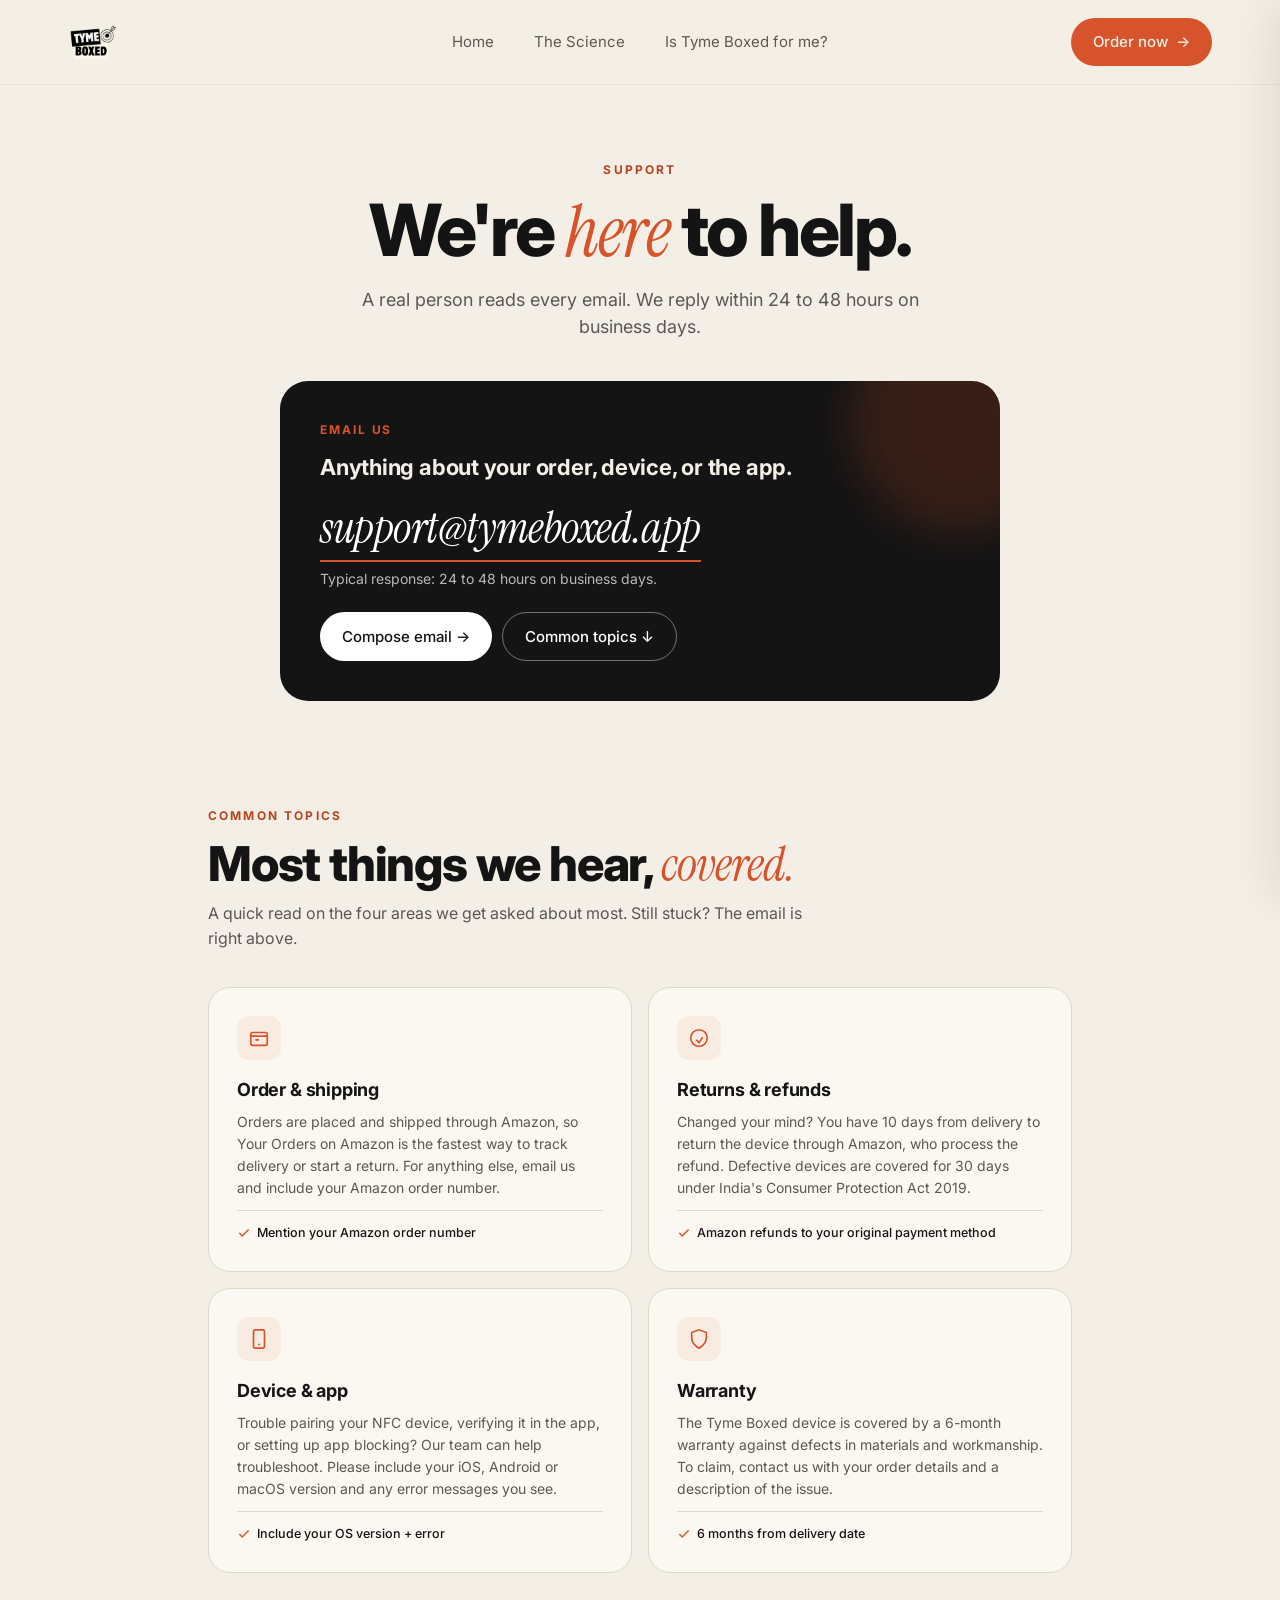
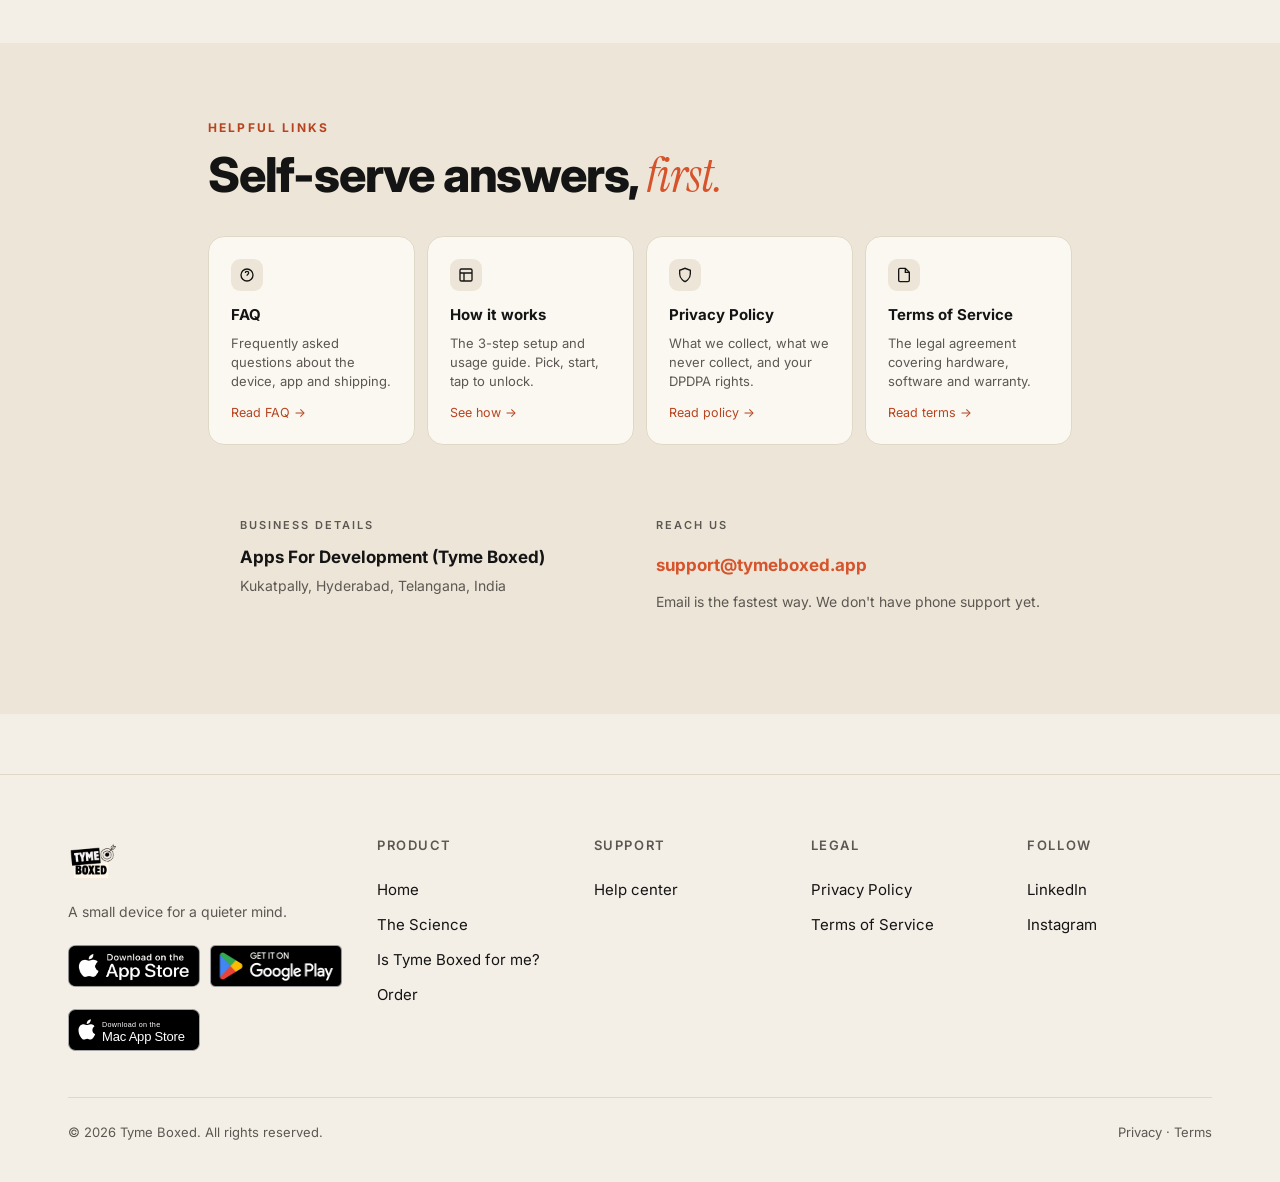
<file: support.html>
<!DOCTYPE html>
<html lang="en">
<head>
<script>
!function(f,b,e,v,n,t,s)
{if(f.fbq)return;n=f.fbq=function(){n.callMethod?
n.callMethod.apply(n,arguments):n.queue.push(arguments)};
if(!f._fbq)f._fbq=n;n.push=n;n.loaded=!0;n.version='2.0';
n.queue=[];t=b.createElement(e);t.async=!0;
t.src=v;s=b.getElementsByTagName(e)[0];
s.parentNode.insertBefore(t,s)}(window, document,'script',
'https://connect.facebook.net/en_US/fbevents.js');
fbq('init', '36986414434290717');
fbq('track', 'PageView');
</script>
<noscript><img height="1" width="1" style="display:none"
src="https://www.facebook.com/tr?id=36986414434290717&ev=PageView&noscript=1"
/></noscript>
<meta charset="UTF-8">
<meta name="viewport" content="width=device-width, initial-scale=1.0, viewport-fit=cover">
<link rel="icon" href="images/B11-small.png" type="image/png">
<link rel="apple-touch-icon" href="images/B11-touch.png">
<title>Support · Tyme Boxed</title>
<meta name="description" content="Get help with your Tyme Boxed device, app setup, returns, or warranty. Email support@tymeboxed.app. We respond in 24 to 48 hours.">
<meta property="og:title" content="Support · Tyme Boxed">
<meta name="theme-color" content="#F4EFE6">
<meta property="og:description" content="Help with your order, device, or the app. A real person reads every email.">
<meta property="og:image" content="https://tymeboxed.app/images/device-hero.jpg">
<link rel="preconnect" href="https://www.clarity.ms">
<script type="text/javascript">
(function(c,l,a,r,i,t,y){
  c[a]=c[a]||function(){(c[a].q=c[a].q||[]).push(arguments)};
  t=l.createElement(r);t.async=1;t.src="https://www.clarity.ms/tag/"+i;
  y=l.getElementsByTagName(r)[0];y.parentNode.insertBefore(t,y);
})(window,document,"clarity","script","w3uyp057u9");
</script>
<link rel="preconnect" href="https://fonts.googleapis.com">
<link rel="preconnect" href="https://fonts.gstatic.com" crossorigin>
<link href="https://fonts.googleapis.com/css2?family=Instrument+Serif:ital@0;1&family=Inter:wght@400;500;600;700;800&display=swap" rel="stylesheet">
<link rel="stylesheet" href="cart-fab.css">
<style>
  :root {
    --bg:        #F4EFE6;
    --bg-warm:   #EDE6D8;
    --bg-card:   #FBF8F2;
    --ink:       #141414;
    --ink-soft:  #5C5752;
    --line:      #E0D8C7;
    --accent:    #D6532B;
    --accent-d:  #B8431F;
    --accent-soft: rgba(214,83,43,0.08);
    --green:     #2F6B3D;
  }
  * { box-sizing: border-box; margin: 0; padding: 0; }
  html {
    scroll-behavior: smooth; -webkit-font-smoothing: antialiased; overflow-x: clip;
    -webkit-text-size-adjust: 100%; text-size-adjust: 100%;
  }
  body {
    background: var(--bg); color: var(--ink);
    font-family: 'Inter', system-ui, -apple-system, sans-serif;
    font-size: 17px; line-height: 1.55;
    overflow-x: clip;
    -webkit-tap-highlight-color: transparent;
  }
  .btn, .menu-toggle, summary, a { touch-action: manipulation; }
  .container { max-width: 1200px; margin: 0 auto; padding: 0 28px; }
  .narrow { max-width: 920px; margin: 0 auto; padding: 0 28px; }
  a { color: inherit; text-decoration: none; }

  /* Nav */
  nav {
    position: sticky; top: 0; z-index: 50;
    background: rgba(244,239,230,0.85);
    backdrop-filter: saturate(180%) blur(12px);
    -webkit-backdrop-filter: saturate(180%) blur(12px);
    border-bottom: 1px solid rgba(0,0,0,0.04);
  }
  .nav-inner {
    display: grid; grid-template-columns: 1fr auto 1fr;
    align-items: center; padding: 16px 28px; max-width: 1200px; margin: 0 auto;
  }
  .logo {
    justify-self: start;
    display: inline-flex;
    align-items: center;
    flex-shrink: 0;
    line-height: 0;
  }
  .logo img {
    height: 52px;
    width: auto;
    display: block;
  }
  .nav-links {
    justify-self: center;
    display: flex; gap: 40px; align-items: center;
    font-size: 15px; color: var(--ink-soft); white-space: nowrap;
  }
  .nav-links a:hover { color: var(--ink); }
  .nav-links a.active { color: var(--ink); font-weight: 500; }
  .nav-actions {
    justify-self: end;
    display: flex; align-items: center; gap: 10px; flex-shrink: 0;
  }
  .btn {
    display: inline-flex; align-items: center; gap: 8px;
    background: var(--ink); color: var(--bg);
    padding: 12px 22px; border-radius: 999px;
    font-weight: 500; font-size: 15px;
    transition: transform .15s, background .15s;
  }
  .btn:hover { background: var(--accent); transform: translateY(-1px); }
  .btn.lg { padding: 16px 28px; font-size: 16px; }
  .btn.accent { background: var(--accent); }
  .btn.accent:hover { background: var(--accent-d); }
  .btn.outline { background: transparent; color: var(--ink); border: 1.5px solid var(--ink); }
  .btn.outline:hover { background: var(--ink); color: var(--bg); }
  .btn.share {
    background: var(--accent);
    color: var(--bg);
    font-weight: 500;
    border: 0; cursor: pointer; font-family: inherit;
  }
  .btn.share:hover {
    background: var(--accent-d);
    transform: translateY(-1px);
  }
  .btn.share svg { width: 16px; height: 16px; }

  /* Hero */
  .hero { padding: 70px 0 30px; text-align: center; }
  .eyebrow {
    display: inline-block;
    font-size: 12px; letter-spacing: 0.18em; text-transform: uppercase;
    color: var(--accent-d); font-weight: 700; margin-bottom: 14px;
  }
  h1.display {
    font-family: 'Inter', sans-serif; font-weight: 800;
    font-size: clamp(44px, 6vw, 72px);
    line-height: 1.0; letter-spacing: -0.035em;
    margin: 0 auto 18px; max-width: 800px;
  }
  h1.display .ital {
    font-family: 'Instrument Serif', serif; font-style: italic; font-weight: 400;
    color: var(--accent); letter-spacing: -0.02em;
  }
  .hero-sub { font-size: 18px; color: var(--ink-soft); max-width: 560px; margin: 0 auto; }

  /* Contact panel (big email card) */
  .contact-panel {
    max-width: 720px; margin: 40px auto 0;
    background: var(--ink); color: var(--bg);
    border-radius: 28px; padding: 40px;
    position: relative; overflow: hidden;
    text-align: left;
  }
  .contact-panel::before {
    content: ''; position: absolute; right: 0; top: 0;
    width: 220px; height: 220px; border-radius: 50%;
    background: var(--accent); opacity: 0.18; filter: blur(20px);
    transform: translate(70px, -70px);
    pointer-events: none;
  }
  .contact-panel .lbl {
    font-size: 12px; letter-spacing: 0.16em; text-transform: uppercase;
    color: var(--accent); font-weight: 700; margin-bottom: 10px;
    position: relative;
  }
  .contact-panel h2 {
    font-family: 'Inter', sans-serif; font-weight: 700;
    font-size: 22px; letter-spacing: -0.01em; margin-bottom: 8px;
    position: relative;
  }
  .contact-panel .email-link {
    font-family: 'Instrument Serif', serif; font-style: italic;
    font-size: clamp(30px, 4vw, 44px);
    color: white; line-height: 1.1; letter-spacing: -0.01em;
    display: inline-block; margin: 4px 0 6px; padding: 8px 0;
    border-bottom: 2px solid var(--accent);
    transition: color .15s;
    position: relative;
  }
  .contact-panel .email-link:hover { color: var(--accent); }
  .contact-panel .response {
    color: rgba(255,255,255,0.7); font-size: 14px;
    position: relative;
  }
  .contact-actions {
    margin-top: 22px; display: flex; gap: 10px; flex-wrap: wrap;
    position: relative;
  }
  .contact-actions .btn { background: white; color: var(--ink); }
  .contact-actions .btn:hover { background: var(--accent); color: white; }
  .contact-actions .btn.outline { background: transparent; color: white; border-color: rgba(255,255,255,0.4); }
  .contact-actions .btn.outline:hover { background: white; color: var(--ink); border-color: white; }

  /* Sections */
  section { padding: 70px 0; }
  .section-head { text-align: left; margin-bottom: 36px; }
  h2.section-title {
    font-family: 'Inter', sans-serif; font-weight: 800;
    font-size: clamp(32px, 4vw, 48px);
    line-height: 1.0; letter-spacing: -0.025em;
  }
  h2.section-title .ital {
    font-family: 'Instrument Serif', serif; font-style: italic; font-weight: 400;
    color: var(--accent); letter-spacing: -0.02em;
  }
  .section-sub { margin-top: 12px; color: var(--ink-soft); font-size: 16px; max-width: 600px; }

  /* Topics grid */
  .topics { display: grid; grid-template-columns: 1fr 1fr; gap: 16px; }
  .topic {
    background: var(--bg-card); border: 1px solid var(--line);
    border-radius: 22px; padding: 28px;
    transition: transform .25s, border-color .15s;
  }
  .topic:hover { transform: translateY(-3px); border-color: var(--ink-soft); }
  .topic .ic {
    width: 44px; height: 44px; border-radius: 12px;
    background: var(--accent-soft); color: var(--accent);
    display: grid; place-items: center;
    margin-bottom: 16px;
  }
  .topic h3 {
    font-family: 'Inter', sans-serif; font-weight: 700;
    font-size: 18px; letter-spacing: -0.01em; margin-bottom: 8px;
  }
  .topic p { font-size: 14px; color: var(--ink-soft); line-height: 1.55; }
  .topic .hint {
    margin-top: 12px; padding-top: 12px;
    border-top: 1px solid var(--line);
    font-size: 12.5px; color: var(--ink); font-weight: 500;
    display: flex; gap: 6px; align-items: center;
  }
  .topic .hint svg { width: 14px; height: 14px; color: var(--accent); }

  /* Helpful Links */
  .links-row { display: grid; grid-template-columns: 1fr 1fr 1fr 1fr; gap: 12px; margin-top: 28px; }
  .link-card {
    background: var(--bg-card); border: 1px solid var(--line);
    border-radius: 16px; padding: 22px;
    display: flex; flex-direction: column; gap: 8px;
    transition: transform .2s, border-color .15s;
  }
  .link-card:hover { transform: translateY(-2px); border-color: var(--accent); }
  .link-card .ic {
    width: 32px; height: 32px; border-radius: 9px;
    background: var(--bg-warm);
    display: grid; place-items: center;
    color: var(--ink);
    margin-bottom: 4px;
  }
  .link-card h4 { font-family: 'Inter', sans-serif; font-weight: 700; font-size: 15px; }
  .link-card p { font-size: 13px; color: var(--ink-soft); line-height: 1.45; }
  .link-card .go { font-size: 12.5px; color: var(--accent-d); margin-top: 4px; }

  /* Business details */
  .biz {
    margin-top: 40px;
    background: var(--bg-warm); border-radius: 22px;
    padding: 32px;
    display: grid; grid-template-columns: 1fr 1fr; gap: 32px; align-items: start;
  }
  .biz .label {
    font-size: 11px; letter-spacing: 0.18em; text-transform: uppercase;
    color: var(--ink-soft); font-weight: 600; margin-bottom: 10px;
  }
  .biz .name { font-family: 'Inter', sans-serif; font-weight: 700; font-size: 17px; margin-bottom: 4px; }
  .biz p { color: var(--ink-soft); font-size: 14px; line-height: 1.55; }
  .biz a { color: var(--accent); display: inline-block; padding: 8px 0; }
  .biz a:hover { border-bottom: 1px solid var(--accent); }

  /* Footer */
  footer { padding: 60px 0 40px; border-top: 1px solid var(--line); margin-top: 60px; }
  .foot-grid { display: grid; grid-template-columns: 1.5fr 1fr 1fr 1fr 1fr; gap: 32px; }
  .foot-grid h5 { font-size: 13px; text-transform: uppercase; letter-spacing: 0.12em; color: var(--ink-soft); margin-bottom: 16px; font-weight: 600; }
  .foot-grid a { display: block; padding: 6px 0; font-size: 15px; color: var(--ink); }
  .foot-grid a:hover { color: var(--accent); }
  .foot-grid .logo { display: flex; }
  .foot-bottom { margin-top: 40px; padding-top: 24px; border-top: 1px solid var(--line); display: flex; justify-content: space-between; align-items: center; font-size: 13px; color: var(--ink-soft); flex-wrap: wrap; gap: 12px; }
  .store-badges { display: flex; flex-wrap: wrap; gap: 10px; margin-top: 16px; }
  .app-badge { display: inline-block; }
  .app-badge img { width: 132px; height: 42px; display: block; }
  .muted { color: var(--ink-soft); }

  @media (max-width: 880px) {
    .container, .narrow { padding: 0 20px; }
    .nav-links { display: none; }
    .nav-inner { display: flex; justify-content: space-between; padding: 12px 18px; }
    .logo img { height: 40px; }
    .btn { padding: 12px 18px; font-size: 13px; }
    .btn.lg { padding: 13px 20px; font-size: 14px; }

    .hero { padding: 40px 0 22px; }
    h1.display { font-size: 38px; }
    .hero-sub { font-size: 15px; }
    .contact-panel { margin: 28px 20px 0; padding: 28px 22px; border-radius: 22px; }
    .contact-panel h2 { font-size: 18px; }
    .contact-panel .email-link { font-size: 26px; word-break: break-all; line-height: 1.15; }
    .contact-panel .response { font-size: 13px; }
    .contact-actions .btn { padding: 11px 18px; font-size: 13px; }

    section { padding: 50px 0; }
    h2.section-title { font-size: 28px; }
    .section-sub { font-size: 14px; }
    .topics { grid-template-columns: 1fr; gap: 12px; }
    .topic { padding: 22px; border-radius: 18px; }
    .topic h3 { font-size: 16px; }

    .links-row { grid-template-columns: 1fr 1fr; gap: 10px; }
    .link-card { padding: 18px; border-radius: 14px; }

    .biz { grid-template-columns: 1fr; gap: 22px; padding: 24px; border-radius: 18px; }

    .foot-grid { grid-template-columns: 1fr 1fr; gap: 28px; }
  }
  @media (max-width: 380px) {
    .container, .narrow { padding: 0 16px; }
    .nav-inner { padding: 11px 16px; }
    h1.display { font-size: 32px; }
    .contact-panel .email-link { font-size: 22px; }
    .links-row { grid-template-columns: 1fr; }
    .foot-grid { grid-template-columns: 1fr; gap: 24px; }
  }

  @media (min-width: 881px) { .menu-toggle { display: none; } }
  @media (max-width: 880px) { .menu-toggle { display: flex; } }
  .menu-toggle { background: none; border: none; cursor: pointer; width: 40px; height: 40px; flex-direction: column; justify-content: center; align-items: center; gap: 5px; padding: 8px; flex-shrink: 0; }
  .menu-toggle span { display: block; width: 20px; height: 2px; background: var(--ink); border-radius: 2px; }
  .mobile-menu-backdrop { position: fixed; inset: 0; background: rgba(0,0,0,0.3); z-index: 99; opacity: 0; pointer-events: none; transition: opacity .35s ease; }
  .mobile-menu-backdrop.open { opacity: 1; pointer-events: auto; }
  .mobile-menu { position: fixed; top: 0; right: 0; bottom: 0; width: min(320px, 82vw); background: var(--bg); z-index: 100; transform: translateX(100%); transition: transform .35s cubic-bezier(.4,0,.2,1); display: flex; flex-direction: column; box-shadow: -10px 0 40px rgba(0,0,0,0.08); }
  .mobile-menu.open { transform: translateX(0); }
  .mobile-menu-header { display: flex; justify-content: space-between; align-items: center; padding: 16px 22px; border-bottom: 1px solid var(--line); }
  .menu-close { background: none; border: none; cursor: pointer; font-size: 28px; color: var(--ink); width: 40px; height: 40px; display: grid; place-items: center; }
  .mobile-menu-links { padding: 32px 22px; display: flex; flex-direction: column; gap: 4px; flex: 1; }
  .mobile-menu-links a { font-size: 18px; font-weight: 500; padding: 14px 0; color: var(--ink); border-bottom: 1px solid var(--line); transition: color .15s; }
  .mobile-menu-links a:last-child { border-bottom: none; }
  .mobile-menu-links a:hover { color: var(--accent); }
  .reveal { opacity: 0; transform: translateY(20px); transition: opacity .7s ease, transform .7s ease; }
  .reveal.in { opacity: 1; transform: none; }

  /* ───── Accessibility ───── */
  a:focus-visible, button:focus-visible, summary:focus-visible {
    outline: 2px solid var(--accent-d); outline-offset: 3px; border-radius: 4px;
  }
  .btn:focus-visible { outline-offset: 4px; border-radius: 999px; }
  .btn:active { transform: scale(0.97); }
  @media (prefers-reduced-motion: reduce) {
    html { scroll-behavior: auto; }
    *, *::before, *::after {
      animation-duration: 0.01ms !important;
      animation-iteration-count: 1 !important;
      transition-duration: 0.01ms !important;
    }
    .reveal { opacity: 1; transform: none; }
  }
</style>
</head>
<body>

<nav>
  <div class="nav-inner">
    <a href="index.html" class="logo"><img src="images/B1-nav.png" alt="Tyme Boxed" /></a>
    <div class="nav-links">
      <a href="index.html">Home</a>
      <a href="science.html">The Science</a>
      <a href="quiz.html">Is Tyme Boxed for me?</a>
    </div>
    <div class="nav-actions">
      <a href="preorder.html" class="btn share">Order now <span class="arrow">→</span></a>
      <button class="menu-toggle" type="button" aria-label="Open menu" aria-expanded="false" aria-controls="mobileMenu"><span></span><span></span><span></span></button>
    </div>
  </div>
</nav>

<div class="mobile-menu-backdrop" id="menuBackdrop"></div>
<div class="mobile-menu" id="mobileMenu">
  <div class="mobile-menu-header">
    <a href="index.html" class="logo"><img src="images/B1-nav.png" alt="Tyme Boxed" /></a>
    <button class="menu-close" aria-label="Close menu">×</button>
  </div>
  <div class="mobile-menu-links">
    <a href="index.html">Home</a>
    <a href="science.html">The Science</a>
    <a href="quiz.html">Is Tyme Boxed for me?</a>
    <a href="preorder.html">Order now</a>
    <a href="support.html">Help center</a>
  </div>
</div>

<header class="hero">
  <div class="narrow">
    <div class="eyebrow">Support</div>
    <h1 class="display">We're <span class="ital">here</span> to help.</h1>
    <p class="hero-sub">A real person reads every email. We reply within 24 to 48 hours on business days.</p>

    <div class="contact-panel">
      <div class="lbl">Email us</div>
      <h2>Anything about your order, device, or the app.</h2>
      <a href="mailto:support@tymeboxed.app" class="email-link">support@tymeboxed.app</a>
      <div class="response">Typical response: 24 to 48 hours on business days.</div>
      <div class="contact-actions">
        <a href="mailto:support@tymeboxed.app" class="btn">Compose email →</a>
        <a href="#topics" class="btn outline">Common topics ↓</a>
      </div>
    </div>
  </div>
</header>

<!-- ───── COMMON TOPICS ───── -->
<section id="topics">
  <div class="narrow">
    <div class="section-head">
      <div class="eyebrow">Common topics</div>
      <h2 class="section-title">Most things we hear, <span class="ital">covered.</span></h2>
      <p class="section-sub">A quick read on the four areas we get asked about most. Still stuck? The email is right above.</p>
    </div>

    <div class="topics">
      <div class="topic reveal">
        <div class="ic">
          <svg width="22" height="22" viewBox="0 0 24 24" fill="none" stroke="currentColor" stroke-width="1.8">
            <rect x="3" y="6" width="18" height="14" rx="2"/>
            <path d="M3 10h18M8 14h4"/>
          </svg>
        </div>
        <h3>Order &amp; shipping</h3>
        <p>Orders are placed and shipped through Amazon, so Your Orders on Amazon is the fastest way to track delivery or start a return. For anything else, email us and include your Amazon order number.</p>
        <div class="hint">
          <svg viewBox="0 0 24 24" fill="none" stroke="currentColor" stroke-width="2.5"><polyline points="20 6 9 17 4 12"/></svg>
          Mention your Amazon order number
        </div>
      </div>

      <div class="topic reveal">
        <div class="ic">
          <svg width="22" height="22" viewBox="0 0 24 24" fill="none" stroke="currentColor" stroke-width="1.8">
            <polyline points="9 14 12 17 16 11"/>
            <circle cx="12" cy="12" r="9"/>
          </svg>
        </div>
        <h3>Returns &amp; refunds</h3>
        <p>Changed your mind? You have 10 days from delivery to return the device through Amazon, who process the refund. Defective devices are covered for 30 days under India's Consumer Protection Act 2019.</p>
        <div class="hint">
          <svg viewBox="0 0 24 24" fill="none" stroke="currentColor" stroke-width="2.5"><polyline points="20 6 9 17 4 12"/></svg>
          Amazon refunds to your original payment method
        </div>
      </div>

      <div class="topic reveal">
        <div class="ic">
          <svg width="22" height="22" viewBox="0 0 24 24" fill="none" stroke="currentColor" stroke-width="1.8">
            <rect x="6" y="2" width="12" height="20" rx="2"/>
            <line x1="11" y1="18" x2="13" y2="18"/>
          </svg>
        </div>
        <h3>Device &amp; app</h3>
        <p>Trouble pairing your NFC device, verifying it in the app, or setting up app blocking? Our team can help troubleshoot. Please include your iOS, Android or macOS version and any error messages you see.</p>
        <div class="hint">
          <svg viewBox="0 0 24 24" fill="none" stroke="currentColor" stroke-width="2.5"><polyline points="20 6 9 17 4 12"/></svg>
          Include your OS version + error
        </div>
      </div>

      <div class="topic reveal">
        <div class="ic">
          <svg width="22" height="22" viewBox="0 0 24 24" fill="none" stroke="currentColor" stroke-width="1.8">
            <path d="M12 22s8-4 8-12V5l-8-3-8 3v5c0 8 8 12 8 12z"/>
          </svg>
        </div>
        <h3>Warranty</h3>
        <p>The Tyme Boxed device is covered by a 6-month warranty against defects in materials and workmanship. To claim, contact us with your order details and a description of the issue.</p>
        <div class="hint">
          <svg viewBox="0 0 24 24" fill="none" stroke="currentColor" stroke-width="2.5"><polyline points="20 6 9 17 4 12"/></svg>
          6 months from delivery date
        </div>
      </div>
    </div>
  </div>
</section>

<!-- ───── HELPFUL LINKS ───── -->
<section style="background: var(--bg-warm); padding-top: 70px; padding-bottom: 70px;">
  <div class="narrow">
    <div class="section-head">
      <div class="eyebrow">Helpful links</div>
      <h2 class="section-title">Self-serve answers, <span class="ital">first.</span></h2>
    </div>

    <div class="links-row">
      <a class="link-card" href="index.html#faq">
        <div class="ic"><svg width="16" height="16" viewBox="0 0 24 24" fill="none" stroke="currentColor" stroke-width="2"><circle cx="12" cy="12" r="9"/><path d="M9.5 9a2.5 2.5 0 0 1 5 0c0 1.5-2.5 2-2.5 4"/><line x1="12" y1="17" x2="12" y2="17.01"/></svg></div>
        <h4>FAQ</h4>
        <p>Frequently asked questions about the device, app and shipping.</p>
        <span class="go">Read FAQ →</span>
      </a>
      <a class="link-card" href="index.html#how">
        <div class="ic"><svg width="16" height="16" viewBox="0 0 24 24" fill="none" stroke="currentColor" stroke-width="2"><rect x="3" y="3" width="18" height="18" rx="2"/><path d="M3 9h18M9 21V9"/></svg></div>
        <h4>How it works</h4>
        <p>The 3-step setup and usage guide. Pick, start, tap to unlock.</p>
        <span class="go">See how →</span>
      </a>
      <a class="link-card" href="privacy.html">
        <div class="ic"><svg width="16" height="16" viewBox="0 0 24 24" fill="none" stroke="currentColor" stroke-width="2"><path d="M12 22s8-4 8-12V5l-8-3-8 3v5c0 8 8 12 8 12z"/></svg></div>
        <h4>Privacy Policy</h4>
        <p>What we collect, what we never collect, and your DPDPA rights.</p>
        <span class="go">Read policy →</span>
      </a>
      <a class="link-card" href="terms.html">
        <div class="ic"><svg width="16" height="16" viewBox="0 0 24 24" fill="none" stroke="currentColor" stroke-width="2"><path d="M14 2H6a2 2 0 0 0-2 2v16a2 2 0 0 0 2 2h12a2 2 0 0 0 2-2V8z"/><polyline points="14 2 14 8 20 8"/></svg></div>
        <h4>Terms of Service</h4>
        <p>The legal agreement covering hardware, software and warranty.</p>
        <span class="go">Read terms →</span>
      </a>
    </div>

    <!-- Business details -->
    <div class="biz">
      <div>
        <div class="label">Business details</div>
        <div class="name">Apps For Development (Tyme Boxed)</div>
        <p>Kukatpally, Hyderabad, Telangana, India</p>
      </div>
      <div>
        <div class="label">Reach us</div>
        <div class="name"><a href="mailto:support@tymeboxed.app">support@tymeboxed.app</a></div>
        <p>Email is the fastest way. We don't have phone support yet.</p>
      </div>
    </div>
  </div>
</section>

<footer>
  <div class="container">
    <div class="foot-grid">
      <div>
        <div class="logo"><img src="images/B1-nav.png" alt="Tyme Boxed" /></div>
        <p class="muted" style="margin-top: 14px; font-size: 14px; max-width: 280px;">A small device for a quieter mind.</p>
        <div class="store-badges">
          <a class="app-badge" href="https://apps.apple.com/in/app/tyme-boxed/id6759287522">
            <img src="images/app.png" alt="Download on the App Store" loading="lazy" decoding="async">
          </a>
          <a class="app-badge" href="https://play.google.com/store/apps/details?id=dev.ambitionsoftware.tyme_boxed">
            <img src="images/google-play.png" alt="Get it on Google Play" loading="lazy" decoding="async">
          </a>
          <a class="app-badge" href="Tyme-Boxed-for-Mac-1.1.2.dmg" download>
            <img src="images/mac-app-store.svg" alt="Download on the Mac App Store" loading="lazy" decoding="async">
          </a>
        </div>
      </div>
      <div>
        <h5>Product</h5>
        <a href="index.html">Home</a>
        <a href="science.html">The Science</a>
        <a href="quiz.html">Is Tyme Boxed for me?</a>
        <a href="preorder.html">Order</a>
      </div>
      <div>
        <h5>Support</h5>
        <a href="support.html">Help center</a>
      </div>
      <div>
        <h5>Legal</h5>
        <a href="privacy.html">Privacy Policy</a>
        <a href="terms.html">Terms of Service</a>
      </div>
      <div>
        <h5>Follow</h5>
        <a href="https://www.linkedin.com/company/tyme-boxed/">LinkedIn</a>
        <a href="https://www.instagram.com/tyme_boxed">Instagram</a>
      </div>
    </div>
    <div class="foot-bottom">
      <span>© 2026 Tyme Boxed. All rights reserved.</span>
      <span><a href="privacy.html">Privacy</a> · <a href="terms.html">Terms</a></span>
    </div>
  </div>
</footer>

<button type="button" class="cart-fab" id="cart-fab" aria-label="Open cart">
  <svg viewBox="0 0 24 24" fill="none" stroke="currentColor" stroke-width="2" aria-hidden="true">
    <path d="M6 6h15l-1.5 9h-12z"/>
    <path d="M6 6L5 3H2"/>
    <circle cx="9" cy="20" r="1"/>
    <circle cx="18" cy="20" r="1"/>
  </svg>
  <span class="cart-fab-count" id="cart-fab-count">1</span>
</button>

<script src="cart.js"></script>


<script>
  const io = new IntersectionObserver((entries) => {
    entries.forEach(e => { if (e.isIntersecting) { e.target.classList.add('in'); io.unobserve(e.target); } });
  }, { threshold: 0.1 });
  document.querySelectorAll('.reveal').forEach(el => io.observe(el));

  // Mobile menu
  (function(){
    const toggle = document.querySelector('.menu-toggle');
    const menu = document.getElementById('mobileMenu');
    const backdrop = document.getElementById('menuBackdrop');
    const close = document.querySelector('.menu-close');
    function open() { menu.classList.add('open'); backdrop.classList.add('open'); document.body.style.overflow = 'hidden'; toggle.setAttribute('aria-expanded', 'true'); }
    function shut() { menu.classList.remove('open'); backdrop.classList.remove('open'); document.body.style.overflow = ''; toggle.setAttribute('aria-expanded', 'false'); }
    toggle.addEventListener('click', open);
    close.addEventListener('click', shut);
    backdrop.addEventListener('click', shut);
    menu.querySelectorAll('a').forEach(a => a.addEventListener('click', shut));
    document.addEventListener('keydown', e => { if (e.key === 'Escape') shut(); });
  })();
</script>
</body>
</html>
</file>
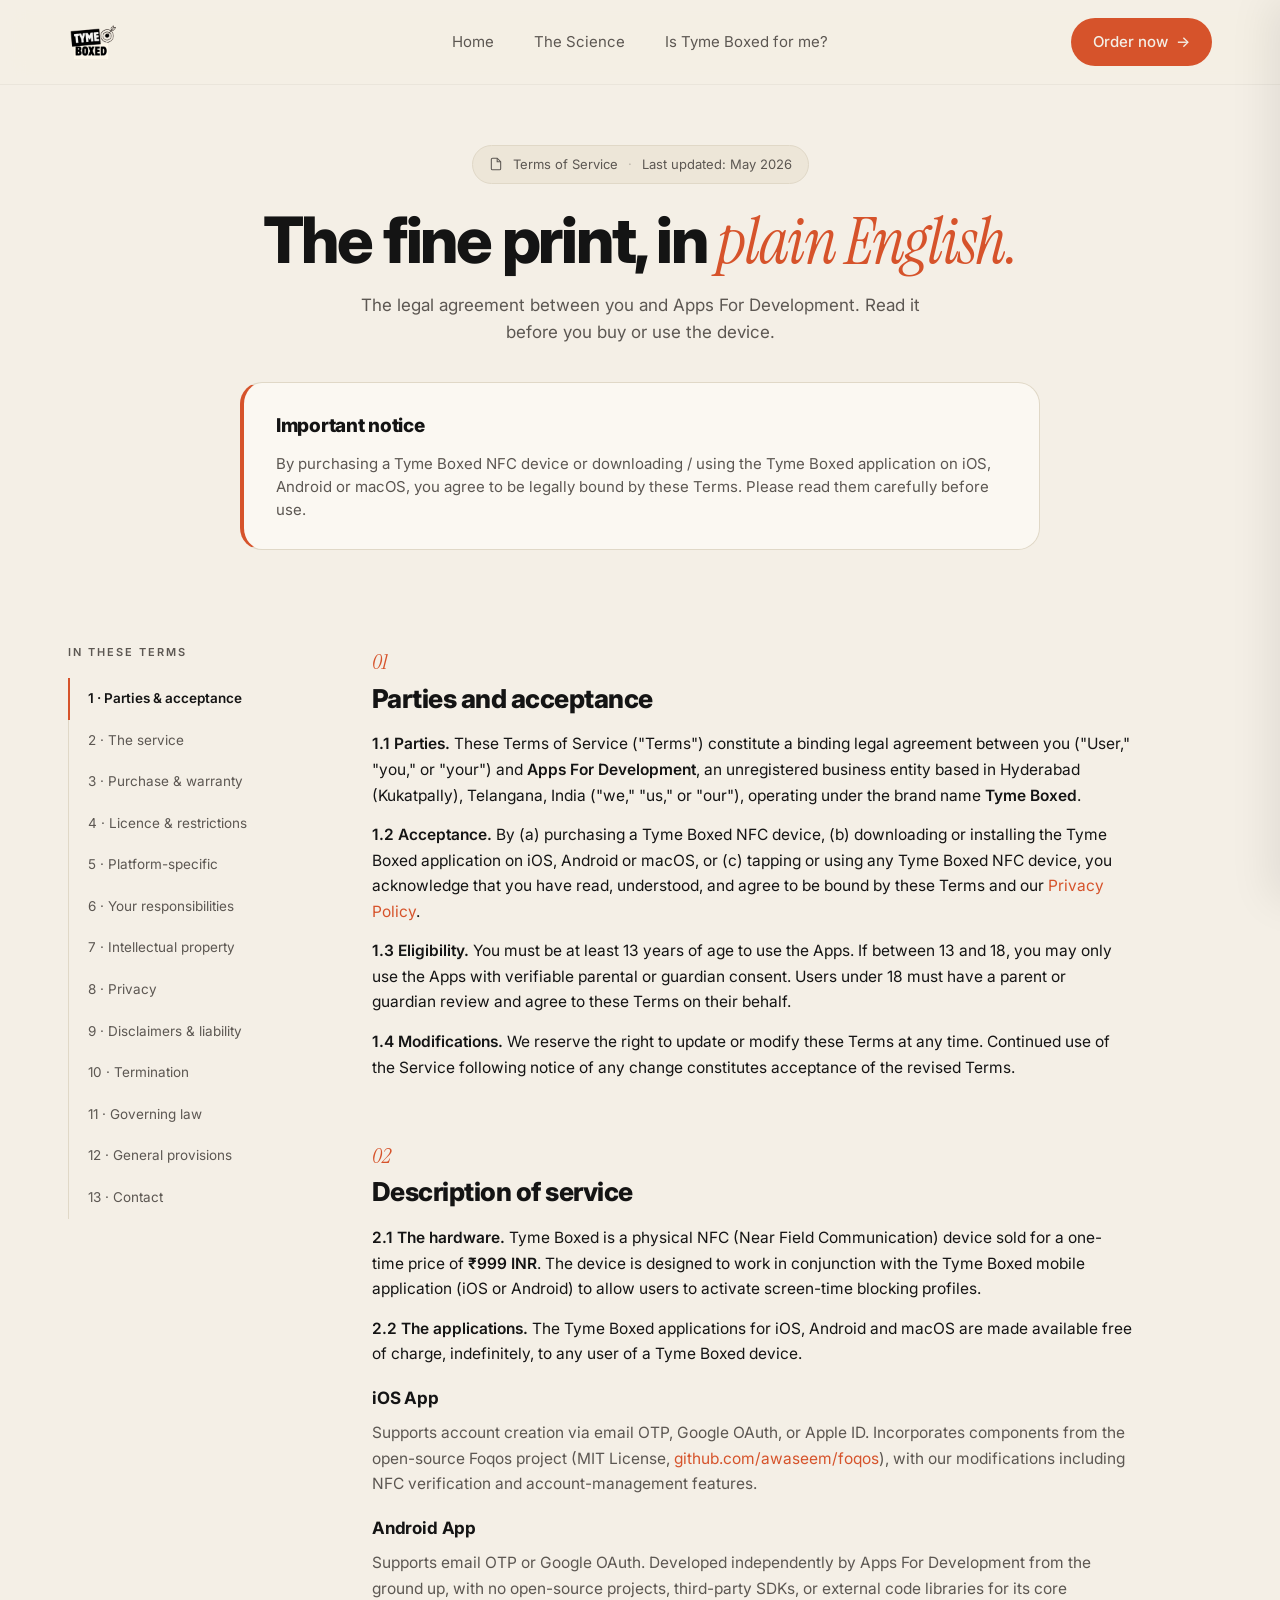
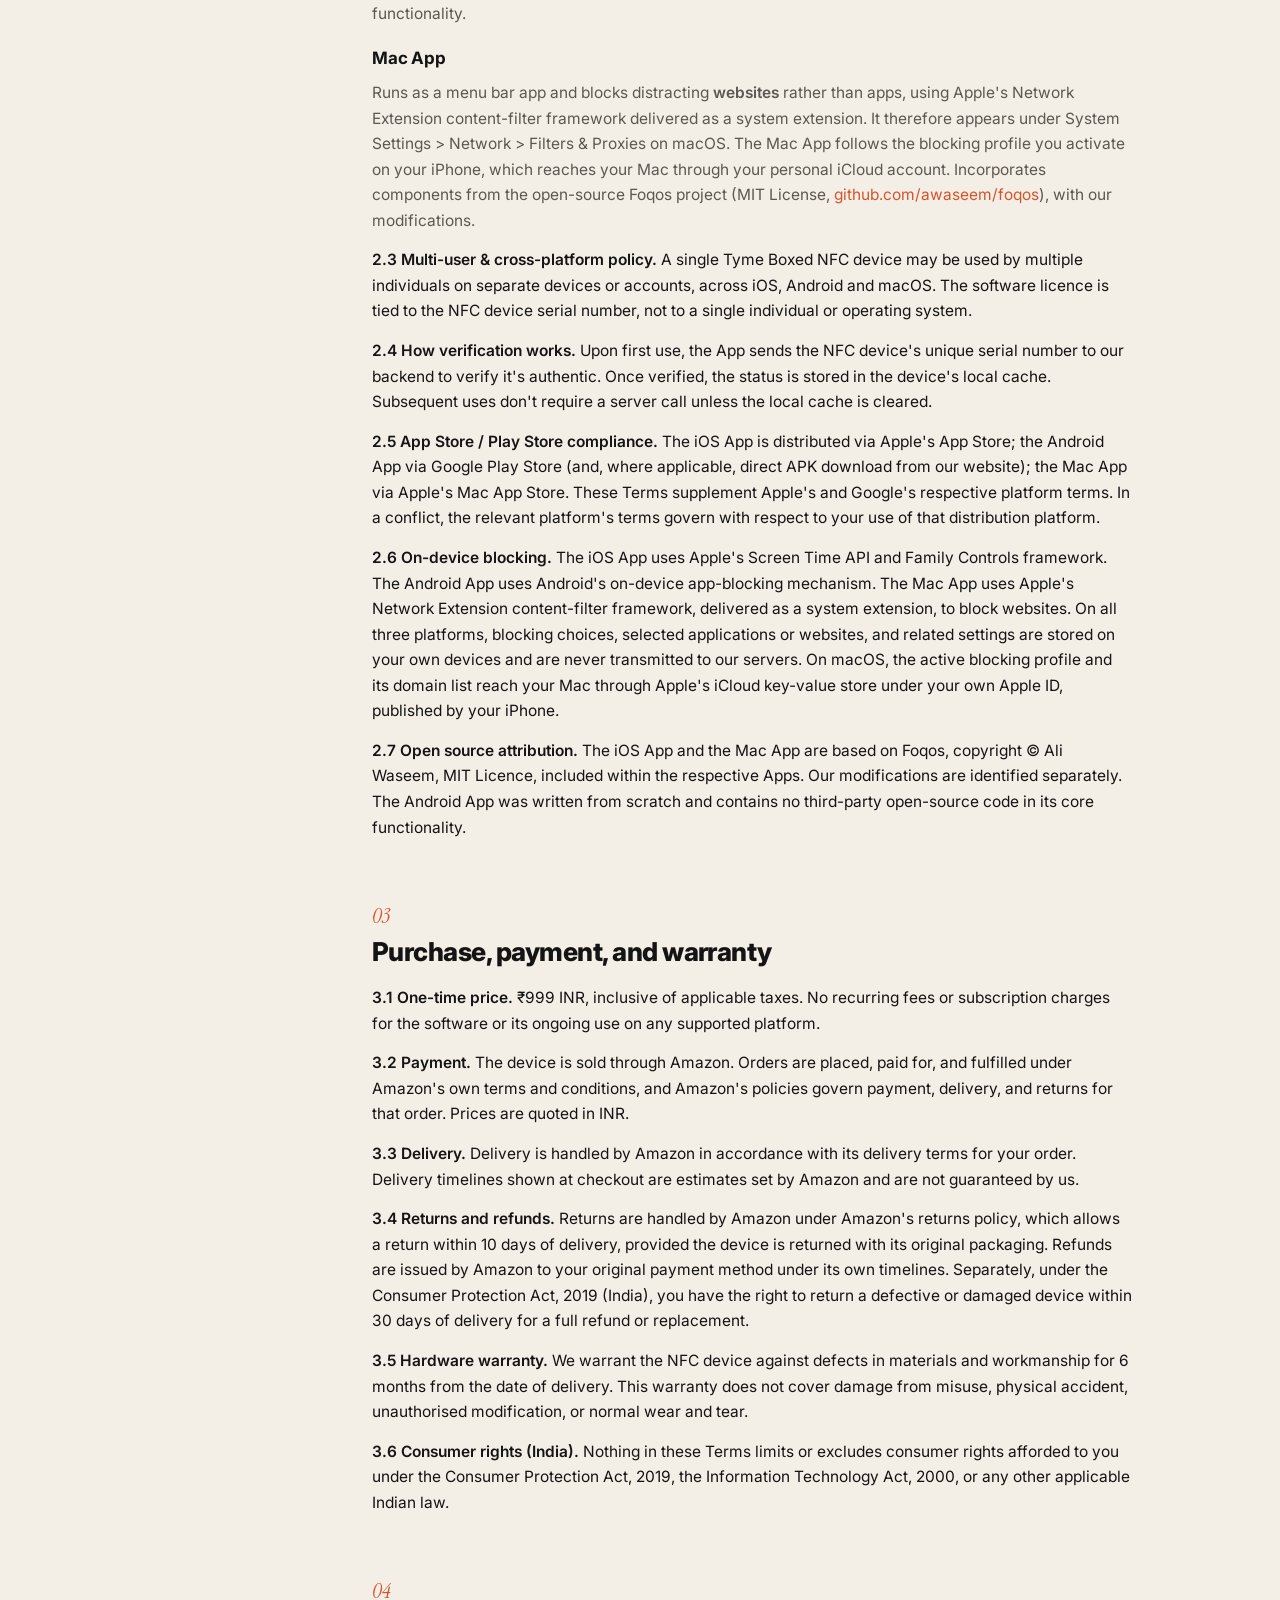
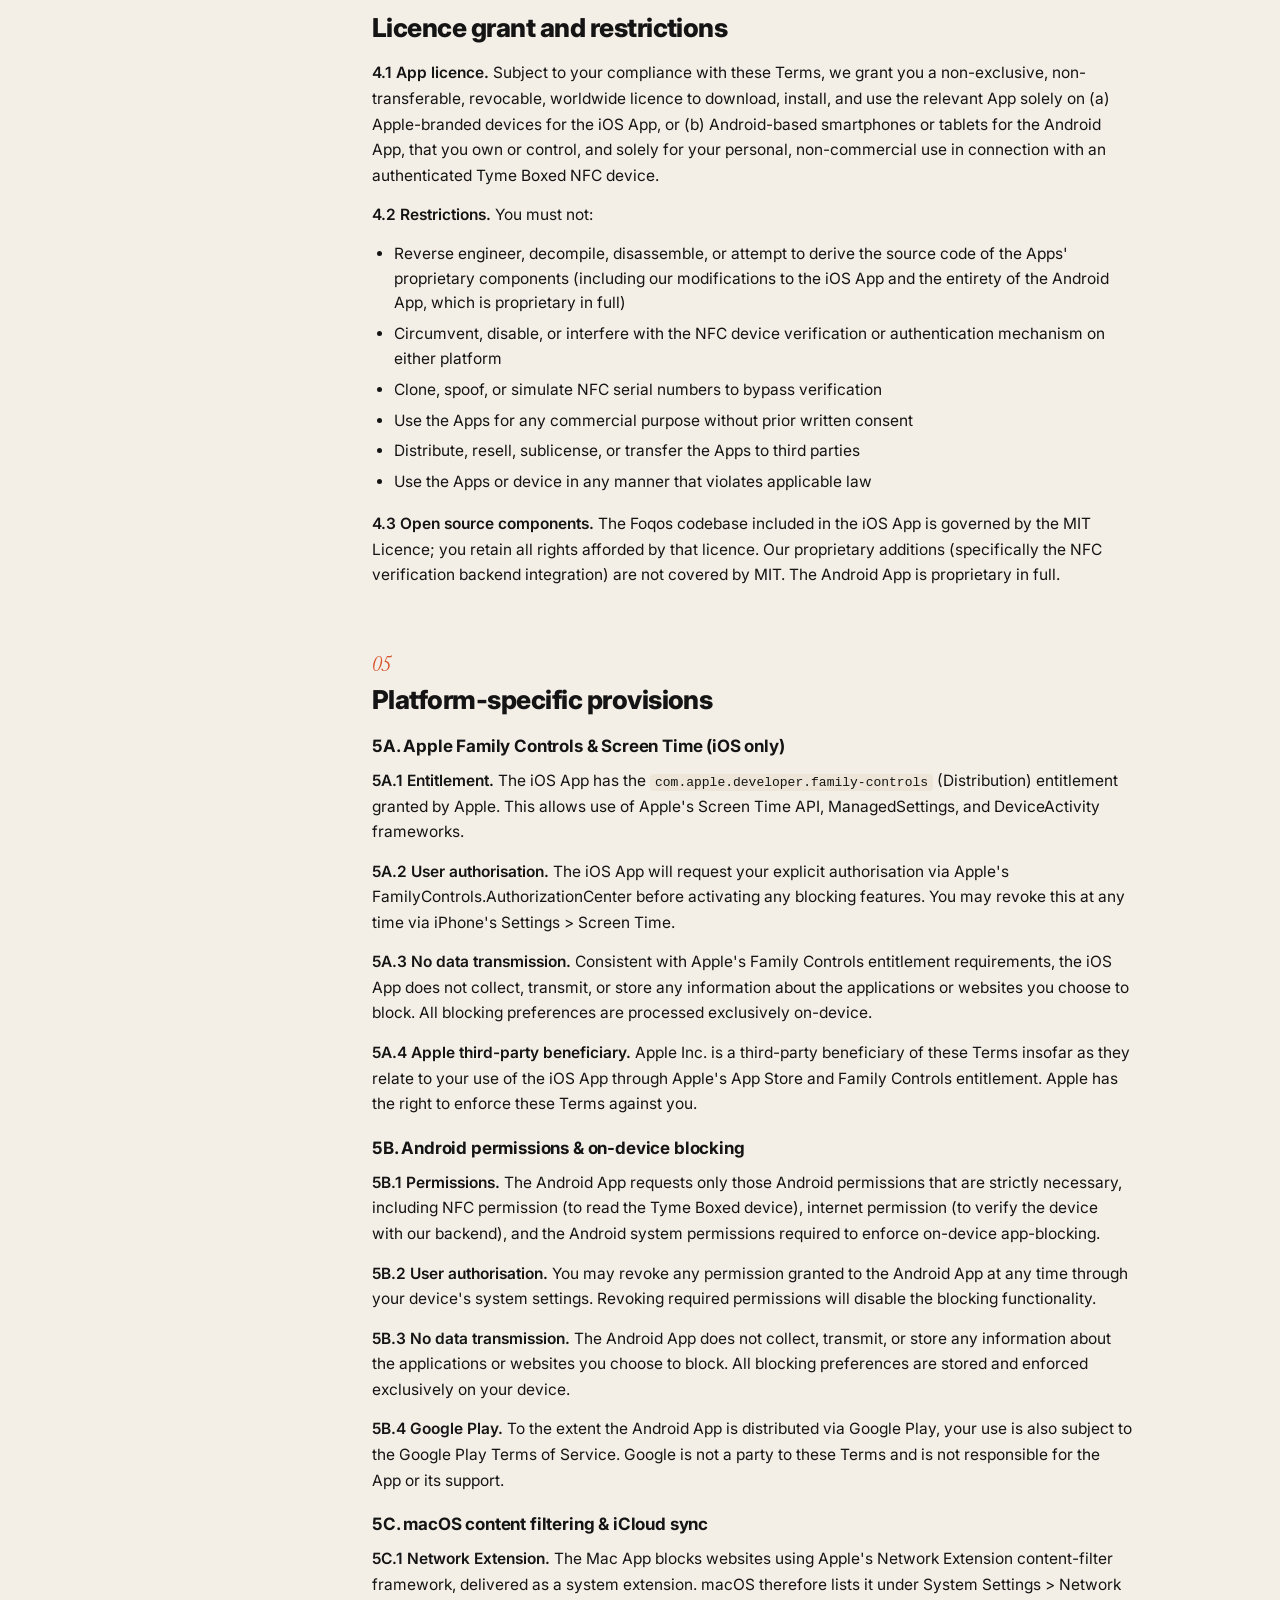
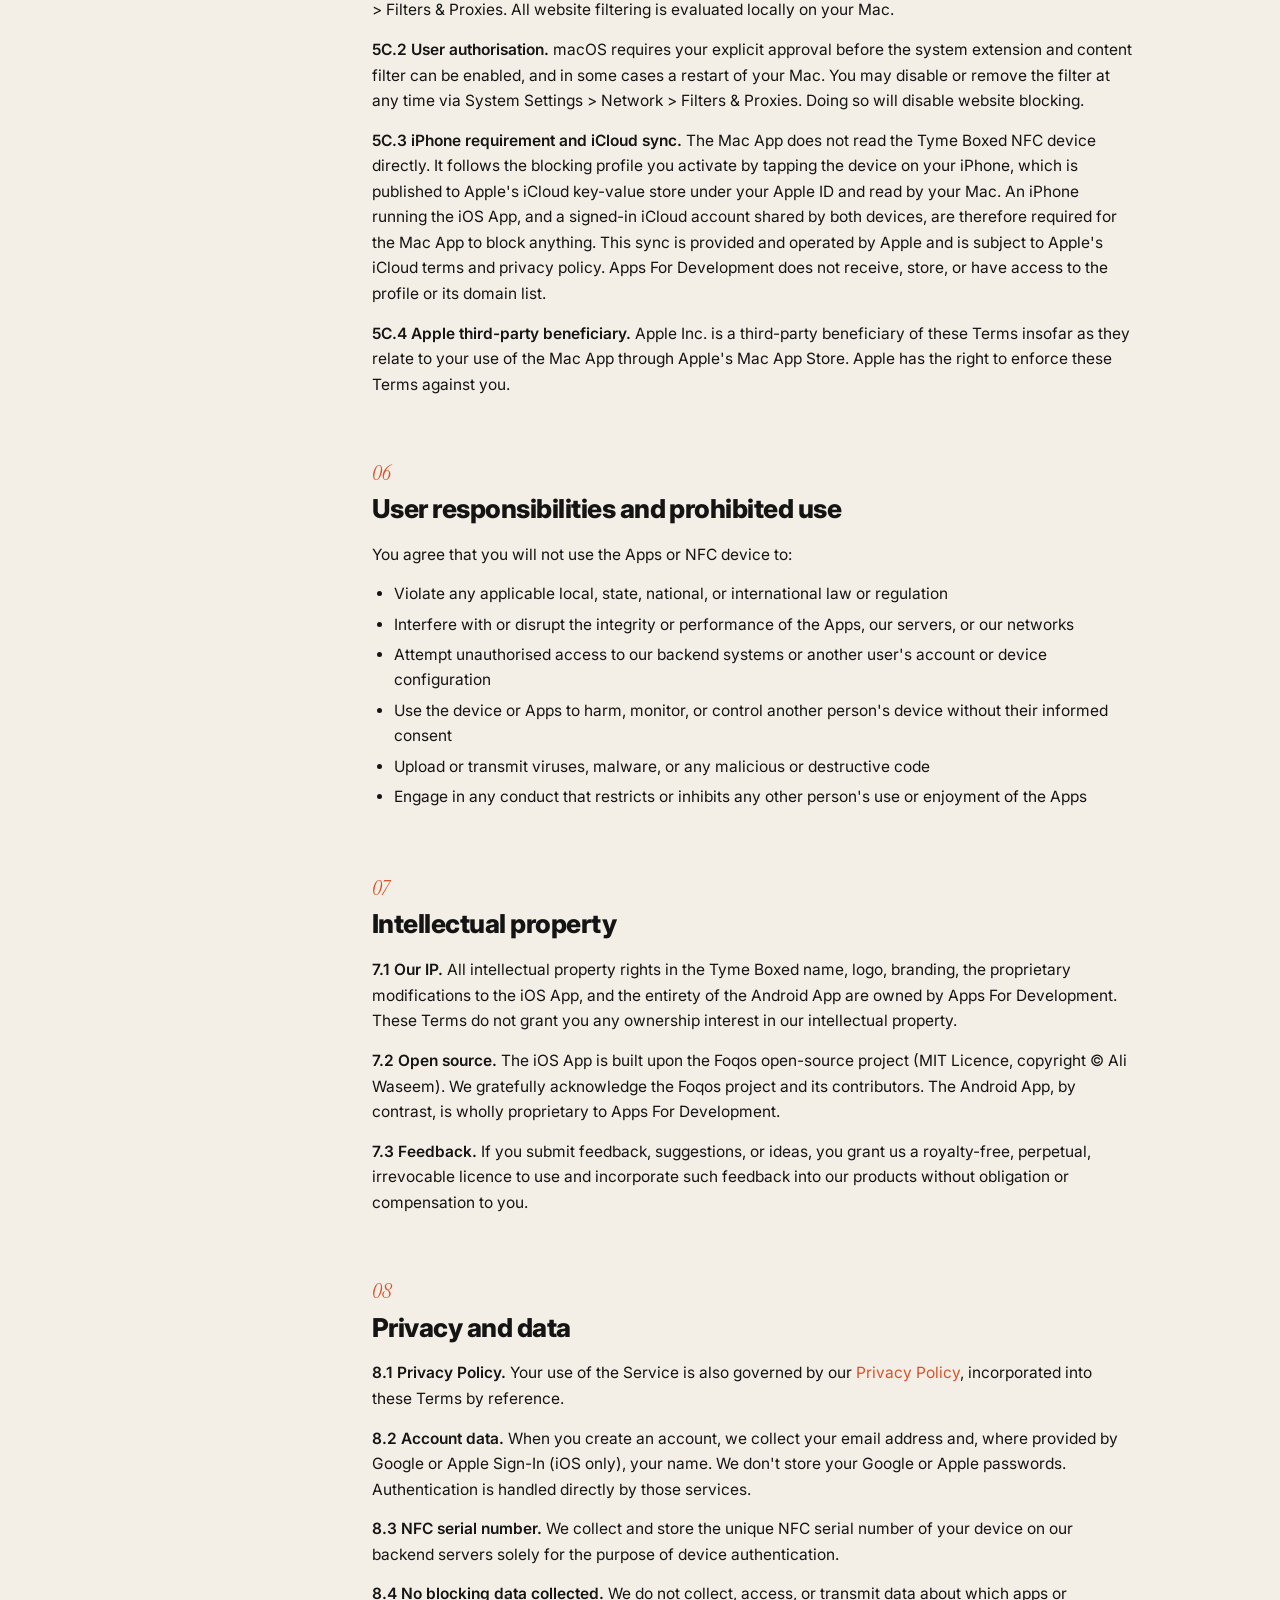
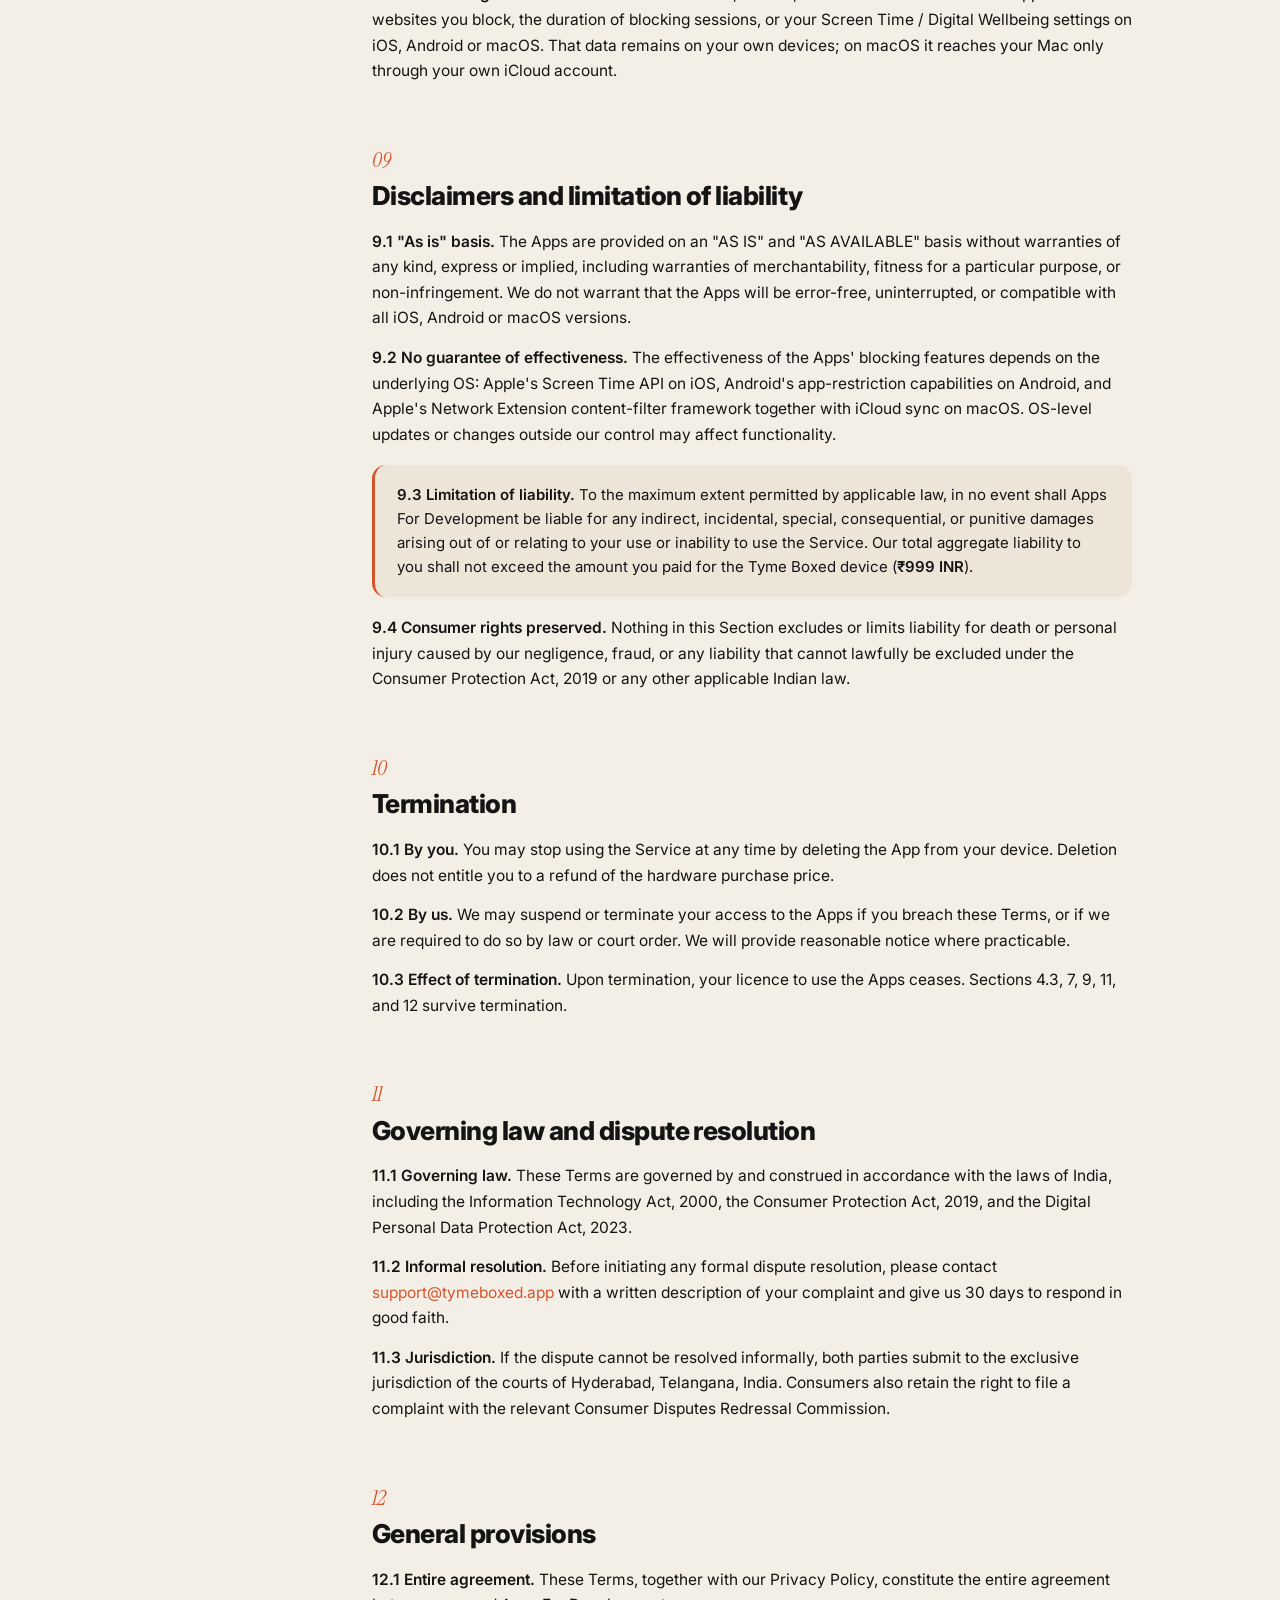
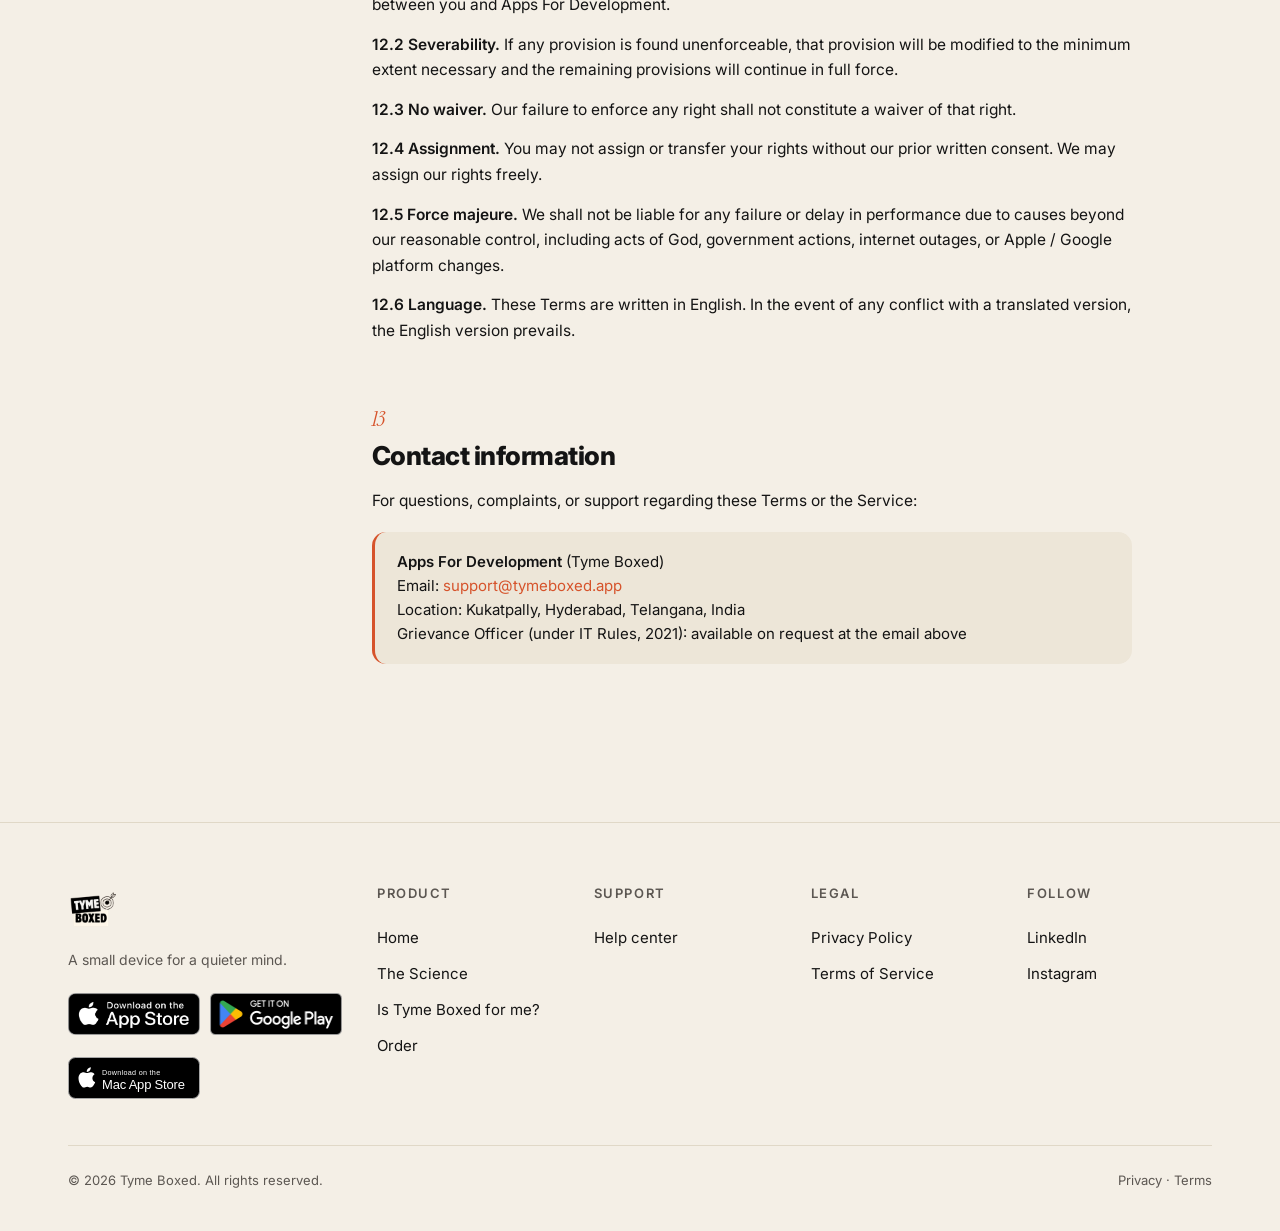
<file: terms.html>
<!DOCTYPE html>
<html lang="en">
<head>
<script>
!function(f,b,e,v,n,t,s)
{if(f.fbq)return;n=f.fbq=function(){n.callMethod?
n.callMethod.apply(n,arguments):n.queue.push(arguments)};
if(!f._fbq)f._fbq=n;n.push=n;n.loaded=!0;n.version='2.0';
n.queue=[];t=b.createElement(e);t.async=!0;
t.src=v;s=b.getElementsByTagName(e)[0];
s.parentNode.insertBefore(t,s)}(window, document,'script',
'https://connect.facebook.net/en_US/fbevents.js');
fbq('init', '36986414434290717');
fbq('track', 'PageView');
</script>
<noscript><img height="1" width="1" style="display:none"
src="https://www.facebook.com/tr?id=36986414434290717&ev=PageView&noscript=1"
/></noscript>
<meta charset="UTF-8">
<meta name="viewport" content="width=device-width, initial-scale=1.0, viewport-fit=cover">
<link rel="icon" href="images/B11-small.png" type="image/png">
<link rel="apple-touch-icon" href="images/B11-touch.png">
<title>Terms of Service · Tyme Boxed</title>
<meta name="theme-color" content="#F4EFE6">
<meta name="description" content="The legal agreement between you and Apps For Development (Tyme Boxed). Hardware, software licence, warranty, returns, and your consumer rights.">
<link rel="preconnect" href="https://www.clarity.ms">
<script type="text/javascript">
(function(c,l,a,r,i,t,y){
  c[a]=c[a]||function(){(c[a].q=c[a].q||[]).push(arguments)};
  t=l.createElement(r);t.async=1;t.src="https://www.clarity.ms/tag/"+i;
  y=l.getElementsByTagName(r)[0];y.parentNode.insertBefore(t,y);
})(window,document,"clarity","script","w3uyp057u9");
</script>
<link rel="preconnect" href="https://fonts.googleapis.com">
<link rel="preconnect" href="https://fonts.gstatic.com" crossorigin>
<link href="https://fonts.googleapis.com/css2?family=Instrument+Serif:ital@0;1&family=Inter:wght@400;500;600;700;800&display=swap" rel="stylesheet">
<link rel="stylesheet" href="cart-fab.css">
<style>
  :root {
    --bg:        #F4EFE6;
    --bg-warm:   #EDE6D8;
    --bg-card:   #FBF8F2;
    --ink:       #141414;
    --ink-soft:  #5C5752;
    --line:      #E0D8C7;
    --accent:    #D6532B;
    --accent-d:  #B8431F;
    --green:     #2F6B3D;
  }
  * { box-sizing: border-box; margin: 0; padding: 0; }
  html { scroll-behavior: smooth; -webkit-font-smoothing: antialiased; overflow-x: clip; }
  body {
    background: var(--bg); color: var(--ink);
    font-family: 'Inter', system-ui, -apple-system, sans-serif;
    font-size: 16px; line-height: 1.6;
    overflow-x: clip;
  }
  .container { max-width: 1200px; margin: 0 auto; padding: 0 28px; }
  a { color: inherit; text-decoration: none; }

  nav {
    position: sticky; top: 0; z-index: 50;
    background: rgba(244,239,230,0.85);
    backdrop-filter: saturate(180%) blur(12px);
    -webkit-backdrop-filter: saturate(180%) blur(12px);
    border-bottom: 1px solid rgba(0,0,0,0.04);
  }
  .nav-inner {
    display: grid; grid-template-columns: 1fr auto 1fr;
    align-items: center; padding: 16px 28px; max-width: 1200px; margin: 0 auto;
  }
  .logo {
    justify-self: start;
    display: inline-flex;
    align-items: center;
    flex-shrink: 0;
    line-height: 0;
  }
  .logo img {
    height: 52px;
    width: auto;
    display: block;
  }
  .nav-links {
    justify-self: center;
    display: flex; gap: 40px; align-items: center;
    font-size: 15px; color: var(--ink-soft); white-space: nowrap;
  }
  .nav-links a:hover { color: var(--ink); }
  .nav-links a.active { color: var(--ink); font-weight: 500; }
  .nav-actions {
    justify-self: end;
    display: flex; align-items: center; gap: 10px; flex-shrink: 0;
  }
  .btn {
    display: inline-flex; align-items: center; gap: 8px;
    background: var(--ink); color: var(--bg);
    padding: 12px 22px; border-radius: 999px;
    font-weight: 500; font-size: 15px;
    transition: transform .15s, background .15s;
  }
  .btn:hover { background: var(--accent); transform: translateY(-1px); }
  .btn.share {
    background: var(--accent);
    color: var(--bg);
    font-weight: 500;
    border: 0; cursor: pointer; font-family: inherit;
  }
  .btn.share:hover {
    background: var(--accent-d);
    transform: translateY(-1px);
  }
  .btn.share svg { width: 16px; height: 16px; }

  .hero { padding: 60px 0 30px; text-align: center; }
  .meta-pill {
    display: inline-flex; align-items: center; gap: 10px;
    padding: 8px 16px;
    background: var(--bg-warm); border: 1px solid var(--line);
    border-radius: 999px; font-size: 13px; color: var(--ink-soft);
    margin-bottom: 24px;
  }
  .meta-pill svg { width: 14px; height: 14px; }
  h1.display {
    font-family: 'Inter', sans-serif; font-weight: 800;
    font-size: clamp(40px, 5.4vw, 64px);
    line-height: 1.0; letter-spacing: -0.035em;
    margin: 0 auto 18px; max-width: 800px;
  }
  h1.display .ital {
    font-family: 'Instrument Serif', serif; font-style: italic; font-weight: 400;
    color: var(--accent); letter-spacing: -0.02em;
  }
  .hero-sub { font-size: 17px; color: var(--ink-soft); max-width: 580px; margin: 0 auto; }

  .promise {
    max-width: 800px; margin: 36px auto 0;
    padding: 28px 32px;
    background: var(--bg-card); border-radius: 22px;
    border: 1px solid var(--line);
    border-left: 4px solid var(--accent);
    text-align: left;
  }
  .promise h3 {
    font-family: 'Inter', sans-serif; font-weight: 800;
    font-size: 19px; letter-spacing: -0.015em; margin-bottom: 10px;
  }
  .promise p { color: var(--ink-soft); font-size: 15px; line-height: 1.55; }

  .page-wrap {
    display: grid;
    grid-template-columns: 240px 1fr;
    gap: 64px;
    max-width: 1200px; margin: 60px auto 0; padding: 0 28px;
  }
  .sidebar {
    position: sticky; top: 100px;
    align-self: start; padding-top: 4px;
    min-width: 0;
    max-height: calc(100vh - 130px);
    overflow-y: auto;
  }
  .sidebar::-webkit-scrollbar { width: 4px; }
  .sidebar::-webkit-scrollbar-thumb { background: var(--line); border-radius: 2px; }
  .sidebar-label {
    font-size: 11px; letter-spacing: 0.18em; text-transform: uppercase;
    color: var(--ink-soft); font-weight: 600; margin-bottom: 16px;
  }
  .sidebar-list { list-style: none; padding: 0; margin: 0; border-left: 1px solid var(--line); }
  .sidebar-list a {
    display: block;
    padding: 10px 0 10px 18px;
    margin-left: -1px;
    font-size: 13.5px; color: var(--ink-soft);
    border-left: 2px solid transparent;
    transition: color .15s, border-color .15s;
  }
  .sidebar-list a:hover { color: var(--ink); }
  .sidebar-list a.active { color: var(--ink); border-left-color: var(--accent); font-weight: 600; }

  article { padding-top: 4px; padding-bottom: 80px; max-width: 760px; min-width: 0; }
  .section { padding-top: 44px; }
  .section:first-of-type { padding-top: 0; }
  .s-num {
    font-family: 'Instrument Serif', serif; font-style: italic;
    color: var(--accent); font-size: 22px;
    margin-bottom: 4px; display: block; font-weight: 400;
  }
  h2.s-title {
    font-family: 'Inter', sans-serif; font-weight: 800;
    font-size: 26px; letter-spacing: -0.02em; line-height: 1.15;
    margin-bottom: 18px;
  }
  article p { margin-bottom: 14px; color: var(--ink); font-size: 15.5px; line-height: 1.65; }
  article p.muted { color: var(--ink-soft); }
  article strong { font-weight: 600; }
  article ul { margin: 0 0 16px 0; padding-left: 22px; }
  article ul li { margin-bottom: 6px; font-size: 15.5px; line-height: 1.6; color: var(--ink); }
  article a.inline { color: var(--accent); border-bottom: 1px solid transparent; transition: border-color .15s; }
  article a.inline:hover { border-color: var(--accent); }
  article h3.sub {
    font-family: 'Inter', sans-serif; font-weight: 700;
    font-size: 17px; letter-spacing: -0.01em; margin: 18px 0 8px;
  }
  .callout {
    background: var(--bg-warm); border-radius: 14px;
    padding: 18px 22px; margin: 18px 0;
    border-left: 3px solid var(--accent);
    font-size: 15px;
  }

  footer { padding: 60px 0 40px; border-top: 1px solid var(--line); margin-top: 60px; }
  .foot-grid { display: grid; grid-template-columns: 1.5fr 1fr 1fr 1fr 1fr; gap: 32px; }
  .foot-grid h5 { font-size: 13px; text-transform: uppercase; letter-spacing: 0.12em; color: var(--ink-soft); margin-bottom: 16px; font-weight: 600; }
  .foot-grid a { display: block; padding: 6px 0; font-size: 15px; color: var(--ink); }
  .foot-grid a:hover { color: var(--accent); }
  .foot-grid .logo { display: flex; }
  .foot-bottom { margin-top: 40px; padding-top: 24px; border-top: 1px solid var(--line); display: flex; justify-content: space-between; align-items: center; font-size: 13px; color: var(--ink-soft); flex-wrap: wrap; gap: 12px; }
  .store-badges { display: flex; flex-wrap: wrap; gap: 10px; margin-top: 16px; }
  .app-badge { display: inline-block; }
  .app-badge img { width: 132px; height: 42px; display: block; }
  .muted { color: var(--ink-soft); }

  @media (max-width: 880px) {
    .container { padding: 0 20px; }
    .nav-links { display: none; }
    .nav-inner { display: flex; justify-content: space-between; padding: 12px 18px; }
    .logo img { height: 40px; }
    .btn { padding: 9px 16px; font-size: 13px; }
    .hero { padding: 32px 0 22px; }
    h1.display { font-size: 36px; }
    .hero-sub { font-size: 15px; padding: 0 4px; }
    .promise { margin-top: 26px; padding: 22px 22px; border-radius: 18px; }
    .promise h3 { font-size: 17px; }
    .promise p { font-size: 14px; }
    .page-wrap { grid-template-columns: 1fr; gap: 0; padding: 0 20px; margin-top: 36px; }
    .sidebar {
      position: static; max-height: none; overflow: visible;
      margin-bottom: 28px; padding: 16px;
      background: var(--bg-warm); border-radius: 16px;
    }
    .sidebar-label { margin-bottom: 10px; font-size: 11px; }
    .sidebar-list { display: flex; flex-direction: column; gap: 4px; border-left: 0; }
    .sidebar-list a {
      padding: 11px 14px; font-size: 12.5px;
      min-height: 44px; display: flex; align-items: center;
      border-left: 0;
      background: var(--bg-card); border: 1px solid var(--line);
      border-radius: 999px; text-align: left;
    }
    .sidebar-list a.active { background: var(--ink); color: var(--bg-card); border-color: var(--ink); }
    article { padding-bottom: 60px; }
    .section { padding-top: 36px; }
    .s-num { font-size: 18px; }
    h2.s-title { font-size: 22px; margin-bottom: 14px; }
    article p, article ul li { font-size: 15px; }
    .foot-grid { grid-template-columns: 1fr 1fr; gap: 28px; }
  }
  @media (max-width: 380px) {
    .container { padding: 0 16px; }
    .nav-inner { padding: 11px 16px; }
    h1.display { font-size: 32px; }
    .foot-grid { grid-template-columns: 1fr; gap: 24px; }
  }
  @media (min-width: 881px) { .menu-toggle { display: none; } }
  @media (max-width: 880px) { .menu-toggle { display: flex; } }
  .menu-toggle { background: none; border: none; cursor: pointer; width: 40px; height: 40px; flex-direction: column; justify-content: center; align-items: center; gap: 5px; padding: 8px; flex-shrink: 0; }
  .menu-toggle span { display: block; width: 20px; height: 2px; background: var(--ink); border-radius: 2px; }
  .mobile-menu-backdrop { position: fixed; inset: 0; background: rgba(0,0,0,0.3); z-index: 99; opacity: 0; pointer-events: none; transition: opacity .35s ease; }
  .mobile-menu-backdrop.open { opacity: 1; pointer-events: auto; }
  .mobile-menu { position: fixed; top: 0; right: 0; bottom: 0; width: min(320px, 82vw); background: var(--bg); z-index: 100; transform: translateX(100%); transition: transform .35s cubic-bezier(.4,0,.2,1); display: flex; flex-direction: column; box-shadow: -10px 0 40px rgba(0,0,0,0.08); }
  .mobile-menu.open { transform: translateX(0); }
  .mobile-menu-header { display: flex; justify-content: space-between; align-items: center; padding: 16px 22px; border-bottom: 1px solid var(--line); }
  .menu-close { background: none; border: none; cursor: pointer; font-size: 28px; color: var(--ink); width: 40px; height: 40px; display: grid; place-items: center; }
  .mobile-menu-links { padding: 32px 22px; display: flex; flex-direction: column; gap: 4px; flex: 1; }
  .mobile-menu-links a { font-size: 18px; font-weight: 500; padding: 14px 0; color: var(--ink); border-bottom: 1px solid var(--line); transition: color .15s; }
  .mobile-menu-links a:last-child { border-bottom: none; }
  .mobile-menu-links a:hover { color: var(--accent); }
</style>
</head>
<body>

<nav>
  <div class="nav-inner">
    <a href="index.html" class="logo"><img src="images/B1-nav.png" alt="Tyme Boxed" /></a>
    <div class="nav-links">
      <a href="index.html">Home</a>
      <a href="science.html">The Science</a>
      <a href="quiz.html">Is Tyme Boxed for me?</a>
    </div>
    <div class="nav-actions">
      <a href="preorder.html" class="btn share">Order now <span class="arrow">→</span></a>
      <button class="menu-toggle" type="button" aria-label="Open menu" aria-expanded="false" aria-controls="mobileMenu"><span></span><span></span><span></span></button>
    </div>
  </div>
</nav>

<div class="mobile-menu-backdrop" id="menuBackdrop"></div>
<div class="mobile-menu" id="mobileMenu">
  <div class="mobile-menu-header">
    <a href="index.html" class="logo"><img src="images/B1-nav.png" alt="Tyme Boxed" /></a>
    <button class="menu-close" aria-label="Close menu">×</button>
  </div>
  <div class="mobile-menu-links">
    <a href="index.html">Home</a>
    <a href="science.html">The Science</a>
    <a href="quiz.html">Is Tyme Boxed for me?</a>
    <a href="preorder.html">Order now</a>
    <a href="support.html">Help center</a>
  </div>
</div>

<header class="hero">
  <div class="container">
    <div class="meta-pill">
      <svg viewBox="0 0 24 24" fill="none" stroke="currentColor" stroke-width="1.8"><path d="M14 2H6a2 2 0 0 0-2 2v16a2 2 0 0 0 2 2h12a2 2 0 0 0 2-2V8z"/><polyline points="14 2 14 8 20 8"/></svg>
      <span>Terms of Service</span>
      <span style="opacity:0.35">·</span>
      <span>Last updated: May 2026</span>
    </div>
    <h1 class="display">The fine print, in <span class="ital">plain English.</span></h1>
    <p class="hero-sub">The legal agreement between you and Apps For Development. Read it before you buy or use the device.</p>

    <div class="promise">
      <h3>Important notice</h3>
      <p>By purchasing a Tyme Boxed NFC device or downloading / using the Tyme Boxed application on iOS, Android or macOS, you agree to be legally bound by these Terms. Please read them carefully before use.</p>
    </div>
  </div>
</header>

<div class="page-wrap">

  <aside class="sidebar">
    <div class="sidebar-label">In these terms</div>
    <ul class="sidebar-list">
      <li><a href="#parties" data-target="parties" class="active">1 · Parties &amp; acceptance</a></li>
      <li><a href="#service" data-target="service">2 · The service</a></li>
      <li><a href="#purchase" data-target="purchase">3 · Purchase &amp; warranty</a></li>
      <li><a href="#licence" data-target="licence">4 · Licence &amp; restrictions</a></li>
      <li><a href="#platform" data-target="platform">5 · Platform-specific</a></li>
      <li><a href="#user" data-target="user">6 · Your responsibilities</a></li>
      <li><a href="#ip" data-target="ip">7 · Intellectual property</a></li>
      <li><a href="#privacy" data-target="privacy">8 · Privacy</a></li>
      <li><a href="#liability" data-target="liability">9 · Disclaimers &amp; liability</a></li>
      <li><a href="#termination" data-target="termination">10 · Termination</a></li>
      <li><a href="#law" data-target="law">11 · Governing law</a></li>
      <li><a href="#general" data-target="general">12 · General provisions</a></li>
      <li><a href="#contact" data-target="contact">13 · Contact</a></li>
    </ul>
  </aside>

  <article>

    <section class="section" id="parties">
      <span class="s-num">01</span>
      <h2 class="s-title">Parties and acceptance</h2>
      <p><strong>1.1 Parties.</strong> These Terms of Service ("Terms") constitute a binding legal agreement between you ("User," "you," or "your") and <strong>Apps For Development</strong>, an unregistered business entity based in Hyderabad (Kukatpally), Telangana, India ("we," "us," or "our"), operating under the brand name <strong>Tyme Boxed</strong>.</p>
      <p><strong>1.2 Acceptance.</strong> By (a) purchasing a Tyme Boxed NFC device, (b) downloading or installing the Tyme Boxed application on iOS, Android or macOS, or (c) tapping or using any Tyme Boxed NFC device, you acknowledge that you have read, understood, and agree to be bound by these Terms and our <a class="inline" href="privacy.html">Privacy Policy</a>.</p>
      <p><strong>1.3 Eligibility.</strong> You must be at least 13 years of age to use the Apps. If between 13 and 18, you may only use the Apps with verifiable parental or guardian consent. Users under 18 must have a parent or guardian review and agree to these Terms on their behalf.</p>
      <p><strong>1.4 Modifications.</strong> We reserve the right to update or modify these Terms at any time. Continued use of the Service following notice of any change constitutes acceptance of the revised Terms.</p>
    </section>

    <section class="section" id="service">
      <span class="s-num">02</span>
      <h2 class="s-title">Description of service</h2>
      <p><strong>2.1 The hardware.</strong> Tyme Boxed is a physical NFC (Near Field Communication) device sold for a one-time price of <strong>₹999 INR</strong>. The device is designed to work in conjunction with the Tyme Boxed mobile application (iOS or Android) to allow users to activate screen-time blocking profiles.</p>
      <p><strong>2.2 The applications.</strong> The Tyme Boxed applications for iOS, Android and macOS are made available free of charge, indefinitely, to any user of a Tyme Boxed device.</p>
      <h3 class="sub">iOS App</h3>
      <p class="muted">Supports account creation via email OTP, Google OAuth, or Apple ID. Incorporates components from the open-source Foqos project (MIT License, <a class="inline" href="https://github.com/awaseem/foqos">github.com/awaseem/foqos</a>), with our modifications including NFC verification and account-management features.</p>
      <h3 class="sub">Android App</h3>
      <p class="muted">Supports email OTP or Google OAuth. Developed independently by Apps For Development from the ground up, with no open-source projects, third-party SDKs, or external code libraries for its core functionality.</p>
      <h3 class="sub">Mac App</h3>
      <p class="muted">Runs as a menu bar app and blocks distracting <strong>websites</strong> rather than apps, using Apple's Network Extension content-filter framework delivered as a system extension. It therefore appears under System Settings &gt; Network &gt; Filters &amp; Proxies on macOS. The Mac App follows the blocking profile you activate on your iPhone, which reaches your Mac through your personal iCloud account. Incorporates components from the open-source Foqos project (MIT License, <a class="inline" href="https://github.com/awaseem/foqos">github.com/awaseem/foqos</a>), with our modifications.</p>
      <p><strong>2.3 Multi-user &amp; cross-platform policy.</strong> A single Tyme Boxed NFC device may be used by multiple individuals on separate devices or accounts, across iOS, Android and macOS. The software licence is tied to the NFC device serial number, not to a single individual or operating system.</p>
      <p><strong>2.4 How verification works.</strong> Upon first use, the App sends the NFC device's unique serial number to our backend to verify it's authentic. Once verified, the status is stored in the device's local cache. Subsequent uses don't require a server call unless the local cache is cleared.</p>
      <p><strong>2.5 App Store / Play Store compliance.</strong> The iOS App is distributed via Apple's App Store; the Android App via Google Play Store (and, where applicable, direct APK download from our website); the Mac App via Apple's Mac App Store. These Terms supplement Apple's and Google's respective platform terms. In a conflict, the relevant platform's terms govern with respect to your use of that distribution platform.</p>
      <p><strong>2.6 On-device blocking.</strong> The iOS App uses Apple's Screen Time API and Family Controls framework. The Android App uses Android's on-device app-blocking mechanism. The Mac App uses Apple's Network Extension content-filter framework, delivered as a system extension, to block websites. On all three platforms, blocking choices, selected applications or websites, and related settings are stored on your own devices and are never transmitted to our servers. On macOS, the active blocking profile and its domain list reach your Mac through Apple's iCloud key-value store under your own Apple ID, published by your iPhone.</p>
      <p><strong>2.7 Open source attribution.</strong> The iOS App and the Mac App are based on Foqos, copyright © Ali Waseem, MIT Licence, included within the respective Apps. Our modifications are identified separately. The Android App was written from scratch and contains no third-party open-source code in its core functionality.</p>
    </section>

    <section class="section" id="purchase">
      <span class="s-num">03</span>
      <h2 class="s-title">Purchase, payment, and warranty</h2>
      <p><strong>3.1 One-time price.</strong> ₹999 INR, inclusive of applicable taxes. No recurring fees or subscription charges for the software or its ongoing use on any supported platform.</p>
      <p><strong>3.2 Payment.</strong> The device is sold through Amazon. Orders are placed, paid for, and fulfilled under Amazon's own terms and conditions, and Amazon's policies govern payment, delivery, and returns for that order. Prices are quoted in INR.</p>
      <p><strong>3.3 Delivery.</strong> Delivery is handled by Amazon in accordance with its delivery terms for your order. Delivery timelines shown at checkout are estimates set by Amazon and are not guaranteed by us.</p>
      <p><strong>3.4 Returns and refunds.</strong> Returns are handled by Amazon under Amazon's returns policy, which allows a return within 10 days of delivery, provided the device is returned with its original packaging. Refunds are issued by Amazon to your original payment method under its own timelines. Separately, under the Consumer Protection Act, 2019 (India), you have the right to return a defective or damaged device within 30 days of delivery for a full refund or replacement.</p>
      <p><strong>3.5 Hardware warranty.</strong> We warrant the NFC device against defects in materials and workmanship for 6 months from the date of delivery. This warranty does not cover damage from misuse, physical accident, unauthorised modification, or normal wear and tear.</p>
      <p><strong>3.6 Consumer rights (India).</strong> Nothing in these Terms limits or excludes consumer rights afforded to you under the Consumer Protection Act, 2019, the Information Technology Act, 2000, or any other applicable Indian law.</p>
    </section>

    <section class="section" id="licence">
      <span class="s-num">04</span>
      <h2 class="s-title">Licence grant and restrictions</h2>
      <p><strong>4.1 App licence.</strong> Subject to your compliance with these Terms, we grant you a non-exclusive, non-transferable, revocable, worldwide licence to download, install, and use the relevant App solely on (a) Apple-branded devices for the iOS App, or (b) Android-based smartphones or tablets for the Android App, that you own or control, and solely for your personal, non-commercial use in connection with an authenticated Tyme Boxed NFC device.</p>
      <p><strong>4.2 Restrictions.</strong> You must not:</p>
      <ul>
        <li>Reverse engineer, decompile, disassemble, or attempt to derive the source code of the Apps' proprietary components (including our modifications to the iOS App and the entirety of the Android App, which is proprietary in full)</li>
        <li>Circumvent, disable, or interfere with the NFC device verification or authentication mechanism on either platform</li>
        <li>Clone, spoof, or simulate NFC serial numbers to bypass verification</li>
        <li>Use the Apps for any commercial purpose without prior written consent</li>
        <li>Distribute, resell, sublicense, or transfer the Apps to third parties</li>
        <li>Use the Apps or device in any manner that violates applicable law</li>
      </ul>
      <p><strong>4.3 Open source components.</strong> The Foqos codebase included in the iOS App is governed by the MIT Licence; you retain all rights afforded by that licence. Our proprietary additions (specifically the NFC verification backend integration) are not covered by MIT. The Android App is proprietary in full.</p>
    </section>

    <section class="section" id="platform">
      <span class="s-num">05</span>
      <h2 class="s-title">Platform-specific provisions</h2>

      <h3 class="sub">5A. Apple Family Controls &amp; Screen Time (iOS only)</h3>
      <p><strong>5A.1 Entitlement.</strong> The iOS App has the <code style="font-family:ui-monospace,Menlo,monospace;font-size:13px;background:var(--bg-warm);padding:1px 5px;border-radius:4px;">com.apple.developer.family-controls</code> (Distribution) entitlement granted by Apple. This allows use of Apple's Screen Time API, ManagedSettings, and DeviceActivity frameworks.</p>
      <p><strong>5A.2 User authorisation.</strong> The iOS App will request your explicit authorisation via Apple's FamilyControls.AuthorizationCenter before activating any blocking features. You may revoke this at any time via iPhone's Settings &gt; Screen Time.</p>
      <p><strong>5A.3 No data transmission.</strong> Consistent with Apple's Family Controls entitlement requirements, the iOS App does not collect, transmit, or store any information about the applications or websites you choose to block. All blocking preferences are processed exclusively on-device.</p>
      <p><strong>5A.4 Apple third-party beneficiary.</strong> Apple Inc. is a third-party beneficiary of these Terms insofar as they relate to your use of the iOS App through Apple's App Store and Family Controls entitlement. Apple has the right to enforce these Terms against you.</p>

      <h3 class="sub">5B. Android permissions &amp; on-device blocking</h3>
      <p><strong>5B.1 Permissions.</strong> The Android App requests only those Android permissions that are strictly necessary, including NFC permission (to read the Tyme Boxed device), internet permission (to verify the device with our backend), and the Android system permissions required to enforce on-device app-blocking.</p>
      <p><strong>5B.2 User authorisation.</strong> You may revoke any permission granted to the Android App at any time through your device's system settings. Revoking required permissions will disable the blocking functionality.</p>
      <p><strong>5B.3 No data transmission.</strong> The Android App does not collect, transmit, or store any information about the applications or websites you choose to block. All blocking preferences are stored and enforced exclusively on your device.</p>
      <p><strong>5B.4 Google Play.</strong> To the extent the Android App is distributed via Google Play, your use is also subject to the Google Play Terms of Service. Google is not a party to these Terms and is not responsible for the App or its support.</p>

      <h3 class="sub">5C. macOS content filtering &amp; iCloud sync</h3>
      <p><strong>5C.1 Network Extension.</strong> The Mac App blocks websites using Apple's Network Extension content-filter framework, delivered as a system extension. macOS therefore lists it under System Settings &gt; Network &gt; Filters &amp; Proxies. All website filtering is evaluated locally on your Mac.</p>
      <p><strong>5C.2 User authorisation.</strong> macOS requires your explicit approval before the system extension and content filter can be enabled, and in some cases a restart of your Mac. You may disable or remove the filter at any time via System Settings &gt; Network &gt; Filters &amp; Proxies. Doing so will disable website blocking.</p>
      <p><strong>5C.3 iPhone requirement and iCloud sync.</strong> The Mac App does not read the Tyme Boxed NFC device directly. It follows the blocking profile you activate by tapping the device on your iPhone, which is published to Apple's iCloud key-value store under your Apple ID and read by your Mac. An iPhone running the iOS App, and a signed-in iCloud account shared by both devices, are therefore required for the Mac App to block anything. This sync is provided and operated by Apple and is subject to Apple's iCloud terms and privacy policy. Apps For Development does not receive, store, or have access to the profile or its domain list.</p>
      <p><strong>5C.4 Apple third-party beneficiary.</strong> Apple Inc. is a third-party beneficiary of these Terms insofar as they relate to your use of the Mac App through Apple's Mac App Store. Apple has the right to enforce these Terms against you.</p>
    </section>

    <section class="section" id="user">
      <span class="s-num">06</span>
      <h2 class="s-title">User responsibilities and prohibited use</h2>
      <p>You agree that you will not use the Apps or NFC device to:</p>
      <ul>
        <li>Violate any applicable local, state, national, or international law or regulation</li>
        <li>Interfere with or disrupt the integrity or performance of the Apps, our servers, or our networks</li>
        <li>Attempt unauthorised access to our backend systems or another user's account or device configuration</li>
        <li>Use the device or Apps to harm, monitor, or control another person's device without their informed consent</li>
        <li>Upload or transmit viruses, malware, or any malicious or destructive code</li>
        <li>Engage in any conduct that restricts or inhibits any other person's use or enjoyment of the Apps</li>
      </ul>
    </section>

    <section class="section" id="ip">
      <span class="s-num">07</span>
      <h2 class="s-title">Intellectual property</h2>
      <p><strong>7.1 Our IP.</strong> All intellectual property rights in the Tyme Boxed name, logo, branding, the proprietary modifications to the iOS App, and the entirety of the Android App are owned by Apps For Development. These Terms do not grant you any ownership interest in our intellectual property.</p>
      <p><strong>7.2 Open source.</strong> The iOS App is built upon the Foqos open-source project (MIT Licence, copyright © Ali Waseem). We gratefully acknowledge the Foqos project and its contributors. The Android App, by contrast, is wholly proprietary to Apps For Development.</p>
      <p><strong>7.3 Feedback.</strong> If you submit feedback, suggestions, or ideas, you grant us a royalty-free, perpetual, irrevocable licence to use and incorporate such feedback into our products without obligation or compensation to you.</p>
    </section>

    <section class="section" id="privacy">
      <span class="s-num">08</span>
      <h2 class="s-title">Privacy and data</h2>
      <p><strong>8.1 Privacy Policy.</strong> Your use of the Service is also governed by our <a class="inline" href="privacy.html">Privacy Policy</a>, incorporated into these Terms by reference.</p>
      <p><strong>8.2 Account data.</strong> When you create an account, we collect your email address and, where provided by Google or Apple Sign-In (iOS only), your name. We don't store your Google or Apple passwords. Authentication is handled directly by those services.</p>
      <p><strong>8.3 NFC serial number.</strong> We collect and store the unique NFC serial number of your device on our backend servers solely for the purpose of device authentication.</p>
      <p><strong>8.4 No blocking data collected.</strong> We do not collect, access, or transmit data about which apps or websites you block, the duration of blocking sessions, or your Screen Time / Digital Wellbeing settings on iOS, Android or macOS. That data remains on your own devices; on macOS it reaches your Mac only through your own iCloud account.</p>
    </section>

    <section class="section" id="liability">
      <span class="s-num">09</span>
      <h2 class="s-title">Disclaimers and limitation of liability</h2>
      <p><strong>9.1 "As is" basis.</strong> The Apps are provided on an "AS IS" and "AS AVAILABLE" basis without warranties of any kind, express or implied, including warranties of merchantability, fitness for a particular purpose, or non-infringement. We do not warrant that the Apps will be error-free, uninterrupted, or compatible with all iOS, Android or macOS versions.</p>
      <p><strong>9.2 No guarantee of effectiveness.</strong> The effectiveness of the Apps' blocking features depends on the underlying OS: Apple's Screen Time API on iOS, Android's app-restriction capabilities on Android, and Apple's Network Extension content-filter framework together with iCloud sync on macOS. OS-level updates or changes outside our control may affect functionality.</p>
      <div class="callout">
        <strong>9.3 Limitation of liability.</strong> To the maximum extent permitted by applicable law, in no event shall Apps For Development be liable for any indirect, incidental, special, consequential, or punitive damages arising out of or relating to your use or inability to use the Service. Our total aggregate liability to you shall not exceed the amount you paid for the Tyme Boxed device (<strong>₹999 INR</strong>).
      </div>
      <p><strong>9.4 Consumer rights preserved.</strong> Nothing in this Section excludes or limits liability for death or personal injury caused by our negligence, fraud, or any liability that cannot lawfully be excluded under the Consumer Protection Act, 2019 or any other applicable Indian law.</p>
    </section>

    <section class="section" id="termination">
      <span class="s-num">10</span>
      <h2 class="s-title">Termination</h2>
      <p><strong>10.1 By you.</strong> You may stop using the Service at any time by deleting the App from your device. Deletion does not entitle you to a refund of the hardware purchase price.</p>
      <p><strong>10.2 By us.</strong> We may suspend or terminate your access to the Apps if you breach these Terms, or if we are required to do so by law or court order. We will provide reasonable notice where practicable.</p>
      <p><strong>10.3 Effect of termination.</strong> Upon termination, your licence to use the Apps ceases. Sections 4.3, 7, 9, 11, and 12 survive termination.</p>
    </section>

    <section class="section" id="law">
      <span class="s-num">11</span>
      <h2 class="s-title">Governing law and dispute resolution</h2>
      <p><strong>11.1 Governing law.</strong> These Terms are governed by and construed in accordance with the laws of India, including the Information Technology Act, 2000, the Consumer Protection Act, 2019, and the Digital Personal Data Protection Act, 2023.</p>
      <p><strong>11.2 Informal resolution.</strong> Before initiating any formal dispute resolution, please contact <a class="inline" href="mailto:support@tymeboxed.app">support@tymeboxed.app</a> with a written description of your complaint and give us 30 days to respond in good faith.</p>
      <p><strong>11.3 Jurisdiction.</strong> If the dispute cannot be resolved informally, both parties submit to the exclusive jurisdiction of the courts of Hyderabad, Telangana, India. Consumers also retain the right to file a complaint with the relevant Consumer Disputes Redressal Commission.</p>
    </section>

    <section class="section" id="general">
      <span class="s-num">12</span>
      <h2 class="s-title">General provisions</h2>
      <p><strong>12.1 Entire agreement.</strong> These Terms, together with our Privacy Policy, constitute the entire agreement between you and Apps For Development.</p>
      <p><strong>12.2 Severability.</strong> If any provision is found unenforceable, that provision will be modified to the minimum extent necessary and the remaining provisions will continue in full force.</p>
      <p><strong>12.3 No waiver.</strong> Our failure to enforce any right shall not constitute a waiver of that right.</p>
      <p><strong>12.4 Assignment.</strong> You may not assign or transfer your rights without our prior written consent. We may assign our rights freely.</p>
      <p><strong>12.5 Force majeure.</strong> We shall not be liable for any failure or delay in performance due to causes beyond our reasonable control, including acts of God, government actions, internet outages, or Apple / Google platform changes.</p>
      <p><strong>12.6 Language.</strong> These Terms are written in English. In the event of any conflict with a translated version, the English version prevails.</p>
    </section>

    <section class="section" id="contact">
      <span class="s-num">13</span>
      <h2 class="s-title">Contact information</h2>
      <p>For questions, complaints, or support regarding these Terms or the Service:</p>
      <div class="callout">
        <strong>Apps For Development</strong> (Tyme Boxed)<br>
        Email: <a class="inline" href="mailto:support@tymeboxed.app">support@tymeboxed.app</a><br>
        Location: Kukatpally, Hyderabad, Telangana, India<br>
        Grievance Officer (under IT Rules, 2021): available on request at the email above
      </div>
    </section>

  </article>
</div>

<footer>
  <div class="container">
    <div class="foot-grid">
      <div>
        <div class="logo"><img src="images/B1-nav.png" alt="Tyme Boxed" /></div>
        <p class="muted" style="margin-top: 14px; font-size: 14px; max-width: 280px;">A small device for a quieter mind.</p>
        <div class="store-badges">
          <a class="app-badge" href="https://apps.apple.com/in/app/tyme-boxed/id6759287522">
            <img src="images/app.png" alt="Download on the App Store">
          </a>
          <a class="app-badge" href="https://play.google.com/store/apps/details?id=dev.ambitionsoftware.tyme_boxed">
            <img src="images/google-play.png" alt="Get it on Google Play">
          </a>
          <a class="app-badge" href="Tyme-Boxed-for-Mac-1.1.2.dmg" download>
            <img src="images/mac-app-store.svg" alt="Download on the Mac App Store">
          </a>
        </div>
      </div>
      <div>
        <h5>Product</h5>
        <a href="index.html">Home</a>
        <a href="science.html">The Science</a>
        <a href="quiz.html">Is Tyme Boxed for me?</a>
        <a href="preorder.html">Order</a>
      </div>
      <div>
        <h5>Support</h5>
        <a href="support.html">Help center</a>
      </div>
      <div>
        <h5>Legal</h5>
        <a href="privacy.html">Privacy Policy</a>
        <a href="terms.html">Terms of Service</a>
      </div>
      <div>
        <h5>Follow</h5>
        <a href="https://www.linkedin.com/company/tyme-boxed/">LinkedIn</a>
        <a href="https://www.instagram.com/tyme_boxed">Instagram</a>
      </div>
    </div>
    <div class="foot-bottom">
      <span>© 2026 Tyme Boxed. All rights reserved.</span>
      <span><a href="privacy.html">Privacy</a> · <a href="terms.html">Terms</a></span>
    </div>
  </div>
</footer>

<button type="button" class="cart-fab" id="cart-fab" aria-label="Open cart">
  <svg viewBox="0 0 24 24" fill="none" stroke="currentColor" stroke-width="2" aria-hidden="true">
    <path d="M6 6h15l-1.5 9h-12z"/>
    <path d="M6 6L5 3H2"/>
    <circle cx="9" cy="20" r="1"/>
    <circle cx="18" cy="20" r="1"/>
  </svg>
  <span class="cart-fab-count" id="cart-fab-count">1</span>
</button>

<script src="cart.js"></script>


<script>
  const targets = Array.from(document.querySelectorAll('article .section'));
  const links = Array.from(document.querySelectorAll('.sidebar-list a'));
  function updateActive() {
    let active = targets[0].id;
    for (const t of targets) {
      if (t.getBoundingClientRect().top < 160) active = t.id;
    }
    links.forEach(a => {
      if (a.dataset.target === active) a.classList.add('active');
      else a.classList.remove('active');
    });
  }
  window.addEventListener('scroll', updateActive, { passive: true });
  window.addEventListener('resize', updateActive);
  updateActive();

  // Mobile menu
  (function(){
    const toggle = document.querySelector('.menu-toggle');
    const menu = document.getElementById('mobileMenu');
    const backdrop = document.getElementById('menuBackdrop');
    const close = document.querySelector('.menu-close');
    function open() { menu.classList.add('open'); backdrop.classList.add('open'); document.body.style.overflow = 'hidden'; toggle.setAttribute('aria-expanded', 'true'); }
    function shut() { menu.classList.remove('open'); backdrop.classList.remove('open'); document.body.style.overflow = ''; toggle.setAttribute('aria-expanded', 'false'); }
    toggle.addEventListener('click', open);
    close.addEventListener('click', shut);
    backdrop.addEventListener('click', shut);
    menu.querySelectorAll('a').forEach(a => a.addEventListener('click', shut));
    document.addEventListener('keydown', e => { if (e.key === 'Escape') shut(); });
  })();
</script>
</body>
</html>
</file>
<file: cart-fab.css>
.cart-fab {
  position: fixed;
  right: 24px;
  bottom: calc(24px + env(safe-area-inset-bottom, 0px));
  z-index: 90;
  width: 58px;
  height: 58px;
  border: none;
  border-radius: 50%;
  background: var(--accent, #D6532B);
  color: #fff;
  cursor: pointer;
  display: none;
  align-items: center;
  justify-content: center;
  font-family: inherit;
  box-shadow: 0 8px 28px rgba(214, 83, 43, 0.45), 0 2px 8px rgba(0, 0, 0, 0.12);
  transition: transform 0.2s ease, box-shadow 0.2s ease;
}
.cart-fab.visible {
  display: flex;
  animation: cartFabIn 0.35s ease;
}
@keyframes cartFabIn {
  from { transform: scale(0.6); opacity: 0; }
  to { transform: scale(1); opacity: 1; }
}
.cart-fab:hover {
  transform: translateY(-2px) scale(1.04);
  box-shadow: 0 12px 32px rgba(214, 83, 43, 0.5), 0 4px 12px rgba(0, 0, 0, 0.14);
}
.cart-fab svg { width: 26px; height: 26px; }
.cart-fab-count {
  position: absolute;
  top: -2px;
  right: -2px;
  min-width: 22px;
  height: 22px;
  padding: 0 6px;
  border-radius: 999px;
  background: var(--ink, #141414);
  color: #fff;
  font-size: 12px;
  font-weight: 700;
  line-height: 22px;
  text-align: center;
  border: 2px solid #fff;
}
@media (max-width: 880px) {
  .cart-fab {
    right: 18px;
    bottom: calc(18px + env(safe-area-inset-bottom, 0px));
    width: 54px; height: 54px;
  }
}
</file>
